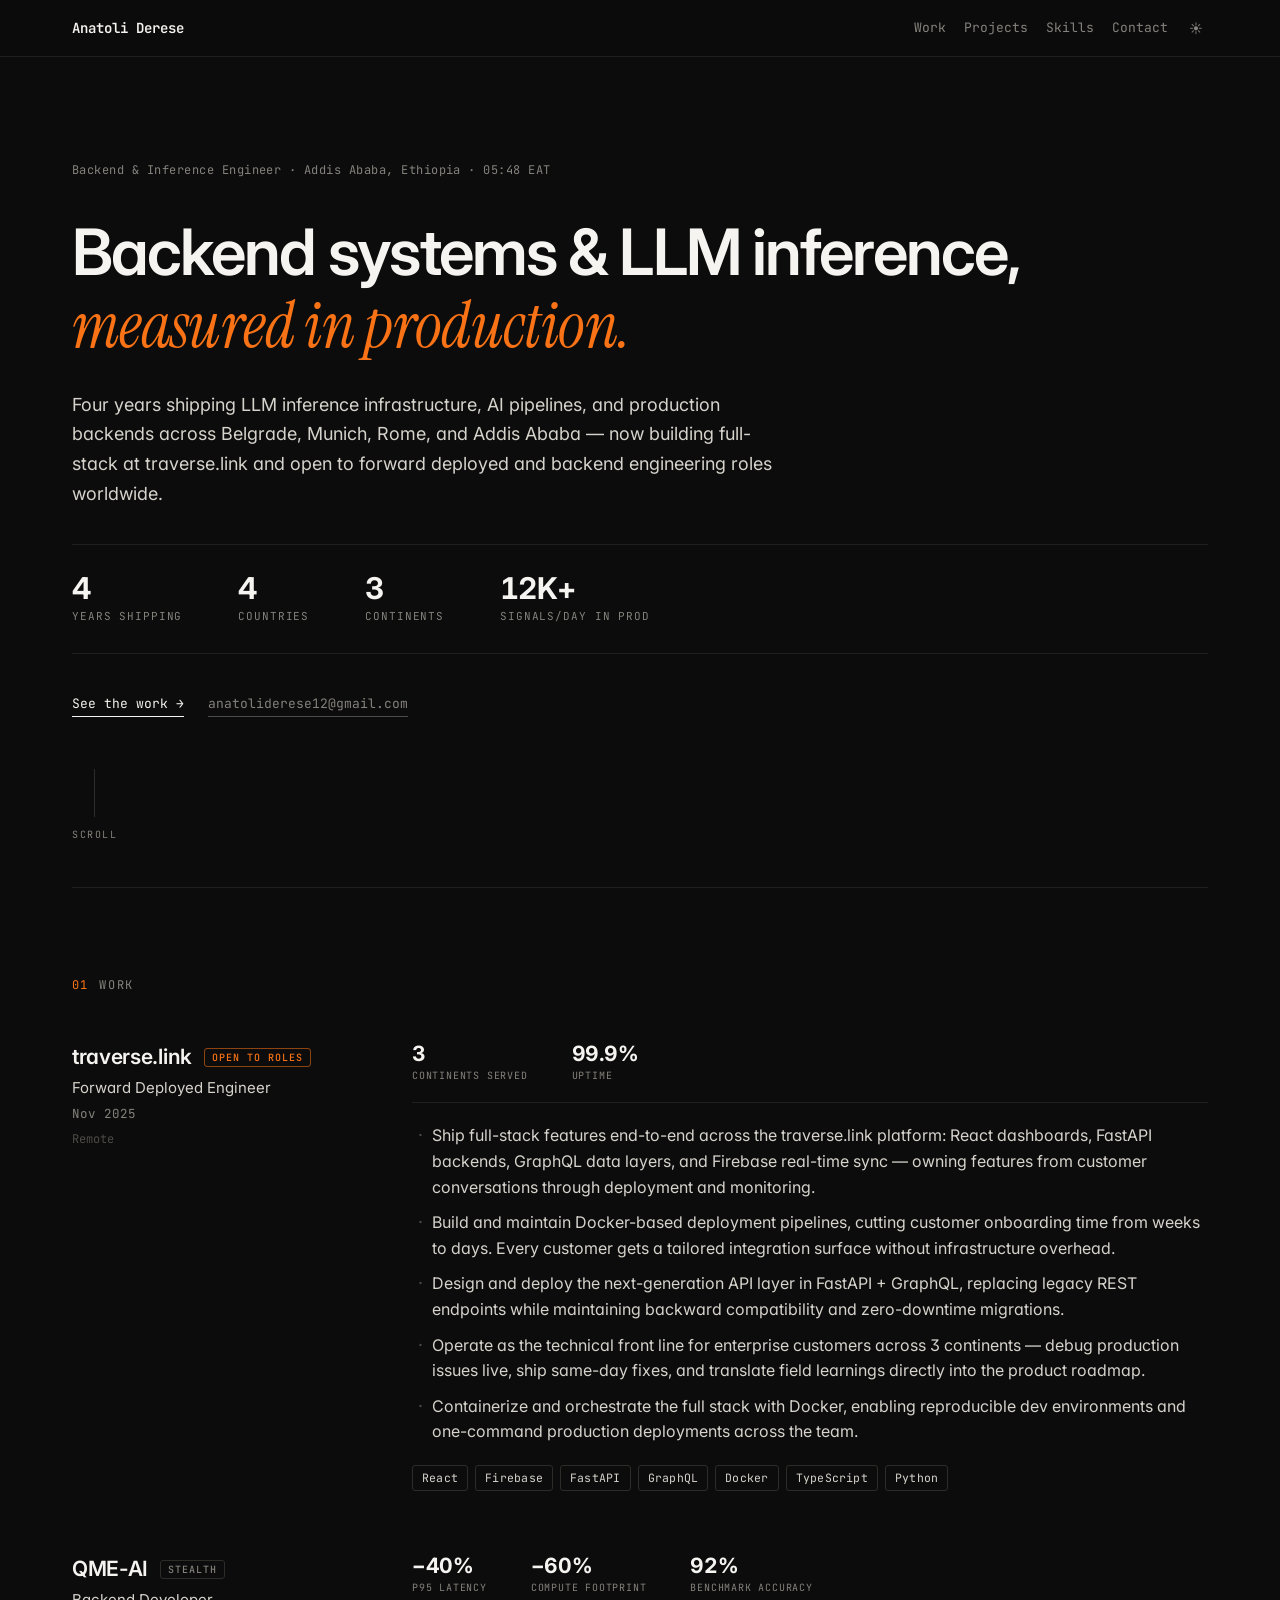
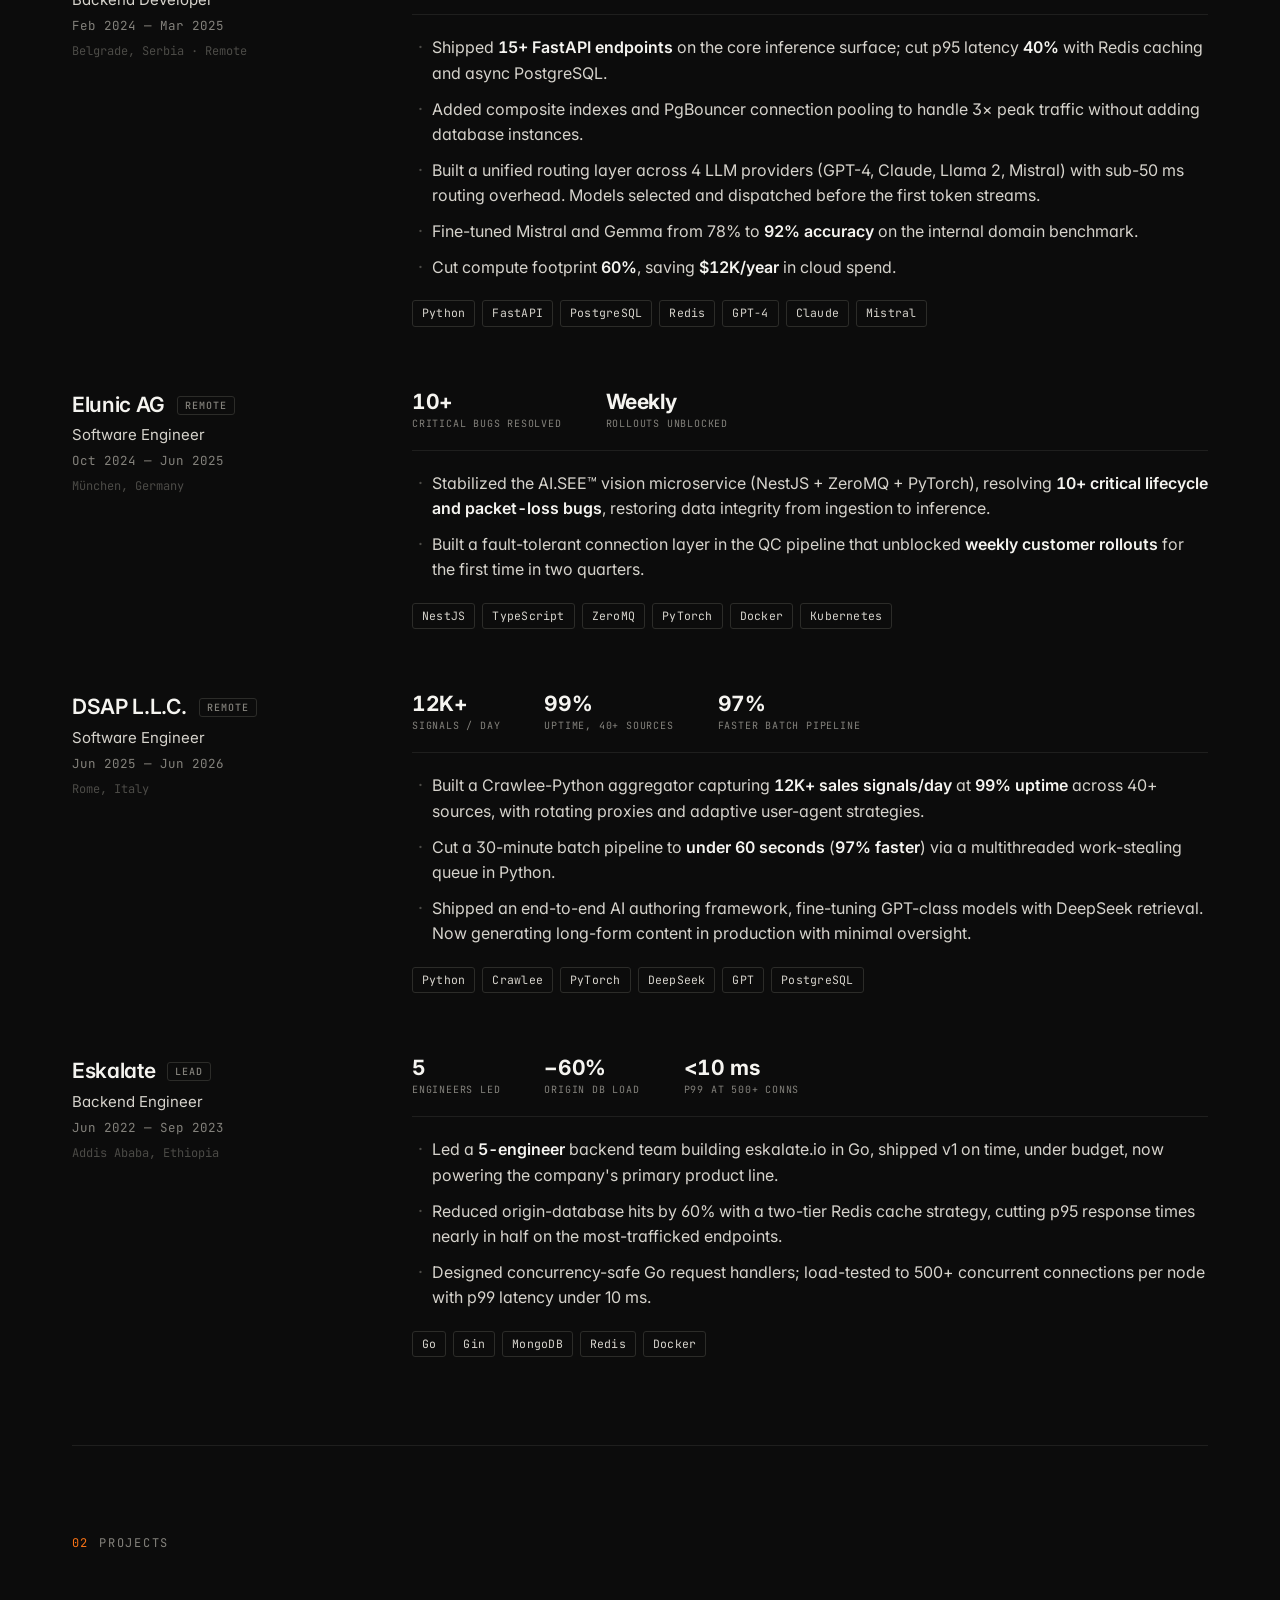
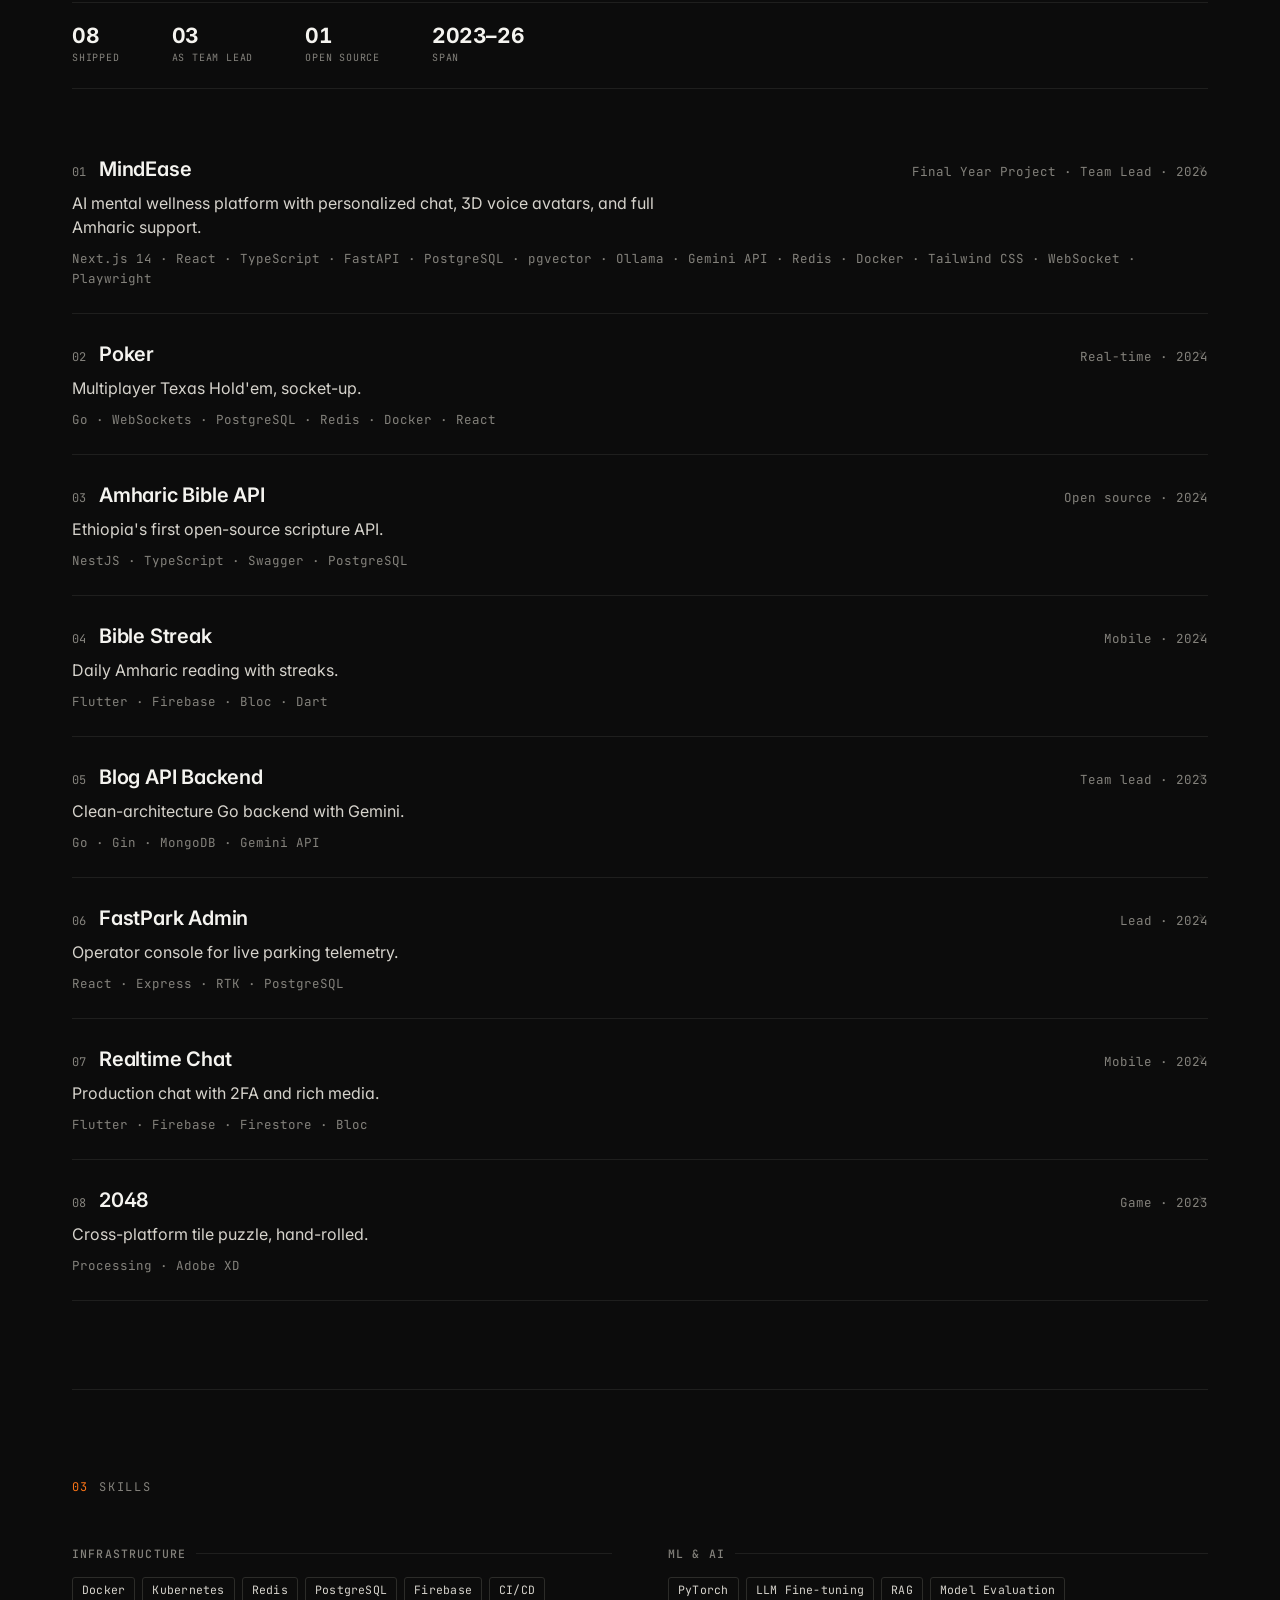
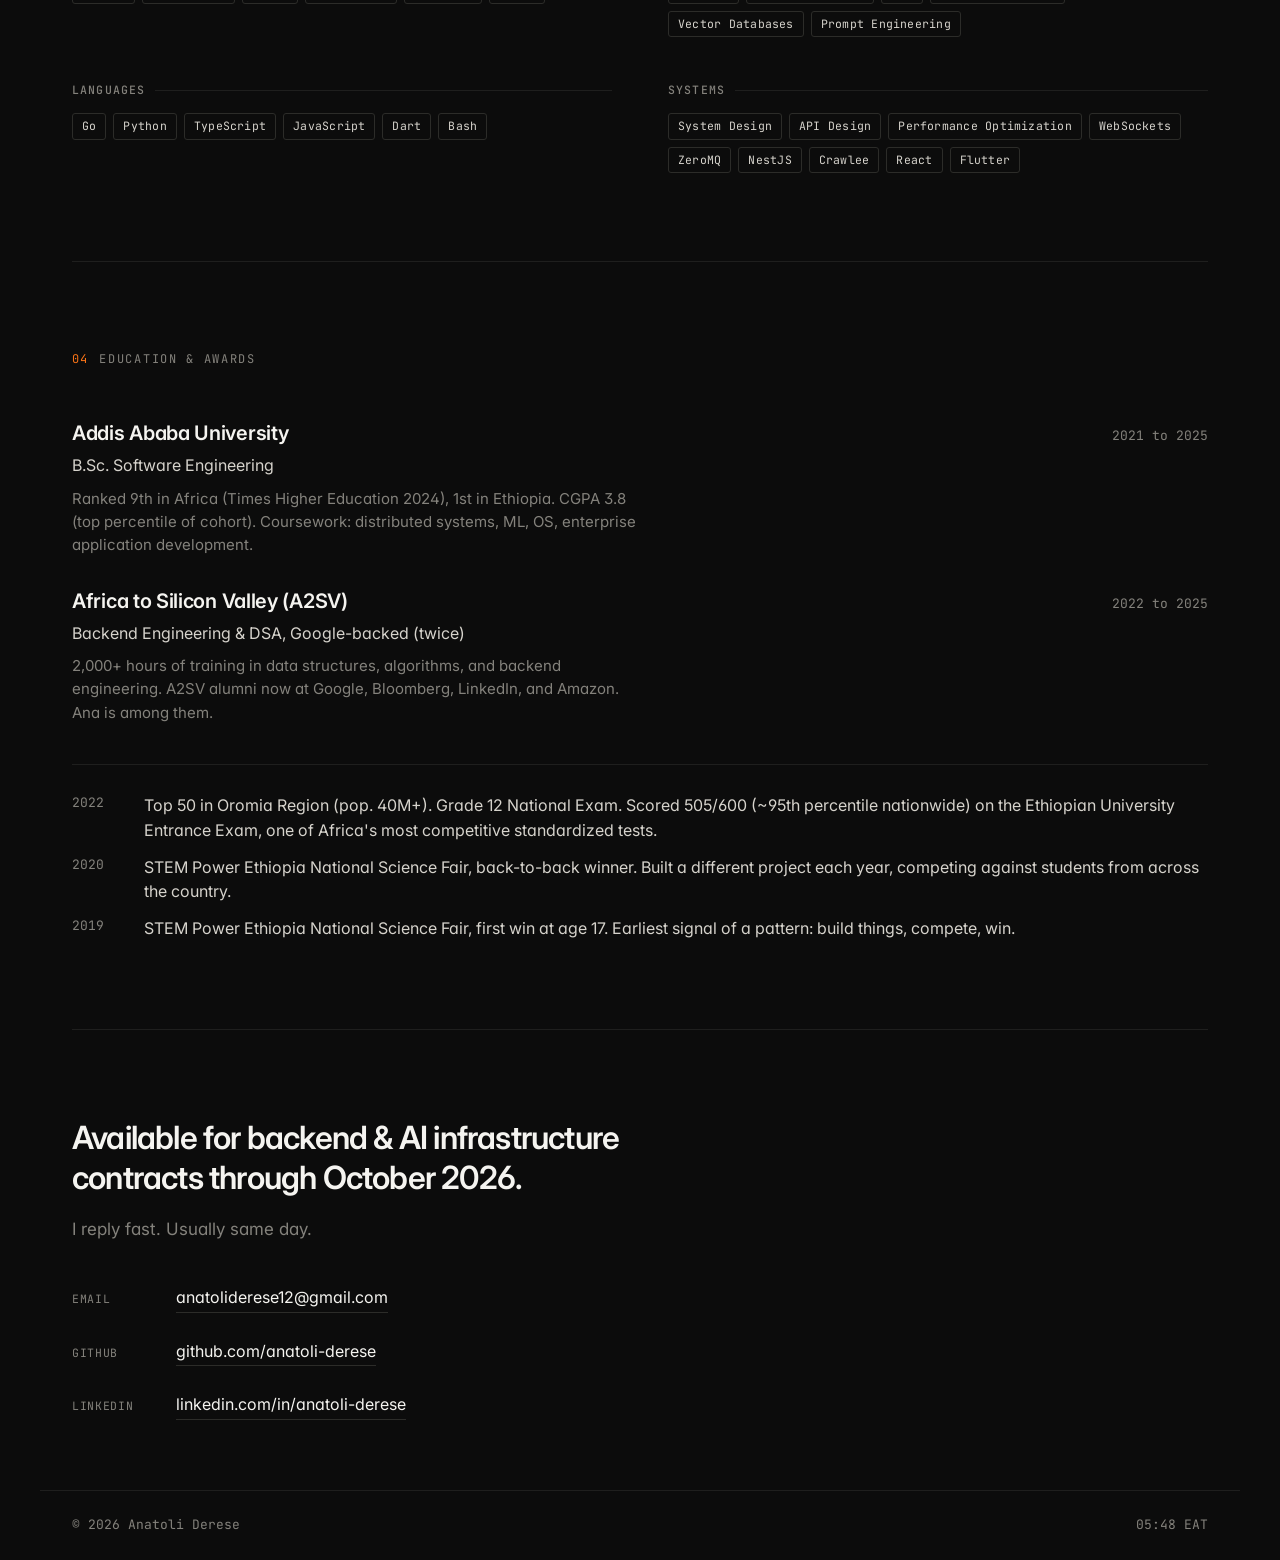
<file: index.html>
<!DOCTYPE html><html lang="en"><head><meta charSet="utf-8"/><meta name="viewport" content="width=device-width, initial-scale=1"/><link rel="stylesheet" href="/_next/static/css/0563a5d0ce8a871a.css" data-precedence="next"/><link rel="preload" as="script" fetchPriority="low" href="/_next/static/chunks/webpack-c8441f2d519541e3.js"/><script src="/_next/static/chunks/fd9d1056-87da80e0c187477b.js" async=""></script><script src="/_next/static/chunks/117-54ab7854be5ada76.js" async=""></script><script src="/_next/static/chunks/main-app-bf1cb6fe3cda2171.js" async=""></script><script src="/_next/static/chunks/app/page-e882005e2a65a68c.js" async=""></script><link rel="preconnect" href="https://fonts.googleapis.com"/><link rel="preconnect" href="https://fonts.gstatic.com" crossorigin="anonymous"/><title>Anatoli Derese — AI Software Engineer | LLM Inference &amp; Backend Systems</title><meta name="description" content="Anatoli Derese is an AI-focused software engineer specializing in LLM inference infrastructure, backend systems, and AI pipelines. Incoming Software Engineer at Bloomberg London (Nov 2026)."/><meta name="robots" content="index, follow"/><meta property="og:title" content="Anatoli Derese — AI Software Engineer"/><meta property="og:description" content="LLM inference infrastructure, backend systems, and AI pipelines. 4 years shipping across 3 continents. Incoming at Bloomberg London."/><meta property="og:site_name" content="Anatoli Derese"/><meta property="og:locale" content="en_US"/><meta property="og:type" content="website"/><meta name="twitter:card" content="summary"/><meta name="twitter:title" content="Anatoli Derese — AI Software Engineer"/><meta name="twitter:description" content="LLM inference, backend systems, AI pipelines. Incoming at Bloomberg London."/><link href="https://fonts.googleapis.com/css2?family=Instrument+Serif:ital@0;1&amp;family=Inter:wght@400;500;600;700&amp;family=JetBrains+Mono:wght@400;500&amp;display=swap" rel="stylesheet"/><script type="application/ld+json">{"@context":"https://schema.org","@type":"Person","name":"Anatoli Derese","jobTitle":"Software Engineer","url":"https://anatoli.me","sameAs":["https://github.com/anatoli-derese","https://linkedin.com/in/anatoli-derese"],"knowsAbout":["LLM Inference","Backend Systems","AI Pipelines","Machine Learning"],"alumniOf":"Addis Ababa University","worksFor":{"@type":"Organization","name":"Bloomberg"}}</script><script src="/_next/static/chunks/polyfills-42372ed130431b0a.js" noModule=""></script></head><body><nav class="nav"><div class="nav-inner"><a href="#top" class="nav-mark"><b>Anatoli Derese</b></a><div class="nav-right"><div class="nav-links"><a href="#work">Work</a><a href="#projects">Projects</a><a href="#skills">Skills</a><a href="#contact">Contact</a></div><button class="theme-toggle" aria-label="Toggle theme" title="Switch to light mode">☀</button><button class="nav-hamburger" aria-label="Toggle menu" aria-expanded="false"><span></span><span></span><span></span></button></div></div><div class="nav-mobile"><a href="#work">Work</a><a href="#projects">Projects</a><a href="#skills">Skills</a><a href="#contact">Contact</a></div></nav><main id="top" class="wrap"><section class="hero"><div class="hero-eyebrow"><span>Backend &amp; Inference Engineer · <!-- -->Addis Ababa, Ethiopia<!-- --> · </span></div><h1 class="hero-title">Backend systems &amp; LLM inference,<br/><em>measured in production.</em></h1><p class="hero-sub">Four years shipping LLM inference infrastructure, AI pipelines, and production backends across Belgrade, Munich, Rome, and Addis Ababa — now building full-stack at traverse.link and open to forward deployed and backend engineering roles worldwide.</p><div class="hero-stats"><div class="stat"><span class="stat-v">4</span><span class="stat-k">years shipping</span></div><div class="stat"><span class="stat-v">4</span><span class="stat-k">countries</span></div><div class="stat"><span class="stat-v">3</span><span class="stat-k">continents</span></div><div class="stat"><span class="stat-v">12K+</span><span class="stat-k">signals/day in prod</span></div></div><div class="hero-actions"><a class="link-inline" href="#work">See the work →</a><a class="link-inline muted" href="mailto:anatoliderese12@gmail.com">anatoliderese12@gmail.com</a></div><a class="hero-scroll" href="#work" aria-label="Scroll to experience"><span class="hero-scroll-line"></span><span class="hero-scroll-label">scroll</span></a></section><section class="section" id="work"><div class="section-label"><span class="num">01</span>Work</div><div class="exp-list"><div class="reveal" style="transition-delay:0ms"><article class="exp"><header class="exp-meta"><h3 class="exp-co">traverse.link<span class="chip chip-tag chip-accent">Open to roles</span></h3><div class="exp-role">Forward Deployed Engineer</div><div class="exp-when">Nov 2025</div><div class="exp-loc">Remote</div></header><div class="exp-body"><div class="impact-row"><div class="stat stat-sm"><span class="stat-v">3</span><span class="stat-k">continents served</span></div><div class="stat stat-sm"><span class="stat-v">99.9%</span><span class="stat-k">uptime</span></div></div><ul class="exp-bullets"><li>Ship full-stack features end-to-end across the traverse.link platform: React dashboards, FastAPI backends, GraphQL data layers, and Firebase real-time sync — owning features from customer conversations through deployment and monitoring.</li><li>Build and maintain Docker-based deployment pipelines, cutting customer onboarding time from weeks to days. Every customer gets a tailored integration surface without infrastructure overhead.</li><li>Design and deploy the next-generation API layer in FastAPI + GraphQL, replacing legacy REST endpoints while maintaining backward compatibility and zero-downtime migrations.</li><li>Operate as the technical front line for enterprise customers across 3 continents — debug production issues live, ship same-day fixes, and translate field learnings directly into the product roadmap.</li><li>Containerize and orchestrate the full stack with Docker, enabling reproducible dev environments and one-command production deployments across the team.</li></ul><div class="chips"><span class="chip">React</span><span class="chip">Firebase</span><span class="chip">FastAPI</span><span class="chip">GraphQL</span><span class="chip">Docker</span><span class="chip">TypeScript</span><span class="chip">Python</span></div></div></article></div><div class="reveal" style="transition-delay:40ms"><article class="exp"><header class="exp-meta"><h3 class="exp-co">QME-AI<span class="chip chip-tag">Stealth</span></h3><div class="exp-role">Backend Developer</div><div class="exp-when">Feb 2024 — Mar 2025</div><div class="exp-loc">Belgrade, Serbia · Remote</div></header><div class="exp-body"><div class="impact-row"><div class="stat stat-sm"><span class="stat-v">−40%</span><span class="stat-k">p95 latency</span></div><div class="stat stat-sm"><span class="stat-v">−60%</span><span class="stat-k">compute footprint</span></div><div class="stat stat-sm"><span class="stat-v">92%</span><span class="stat-k">benchmark accuracy</span></div></div><ul class="exp-bullets"><li>Shipped <b>15+ FastAPI endpoints</b> on the core inference surface; cut p95 latency <b>40%</b> with Redis caching and async PostgreSQL.</li><li>Added composite indexes and PgBouncer connection pooling to handle 3× peak traffic without adding database instances.</li><li>Built a unified routing layer across 4 LLM providers (GPT-4, Claude, Llama 2, Mistral) with sub-50 ms routing overhead. Models selected and dispatched before the first token streams.</li><li>Fine-tuned Mistral and Gemma from 78% to <b>92% accuracy</b> on the internal domain benchmark.</li><li>Cut compute footprint <b>60%</b>, saving <b>$12K/year</b> in cloud spend.</li></ul><div class="chips"><span class="chip">Python</span><span class="chip">FastAPI</span><span class="chip">PostgreSQL</span><span class="chip">Redis</span><span class="chip">GPT-4</span><span class="chip">Claude</span><span class="chip">Mistral</span></div></div></article></div><div class="reveal" style="transition-delay:80ms"><article class="exp"><header class="exp-meta"><h3 class="exp-co">Elunic AG<span class="chip chip-tag">Remote</span></h3><div class="exp-role">Software Engineer</div><div class="exp-when">Oct 2024 — Jun 2025</div><div class="exp-loc">München, Germany</div></header><div class="exp-body"><div class="impact-row"><div class="stat stat-sm"><span class="stat-v">10+</span><span class="stat-k">critical bugs resolved</span></div><div class="stat stat-sm"><span class="stat-v">Weekly</span><span class="stat-k">rollouts unblocked</span></div></div><ul class="exp-bullets"><li>Stabilized the AI.SEE™ vision microservice (NestJS + ZeroMQ + PyTorch), resolving <b>10+ critical lifecycle and packet-loss bugs</b>, restoring data integrity from ingestion to inference.</li><li>Built a fault-tolerant connection layer in the QC pipeline that unblocked <b>weekly customer rollouts</b> for the first time in two quarters.</li></ul><div class="chips"><span class="chip">NestJS</span><span class="chip">TypeScript</span><span class="chip">ZeroMQ</span><span class="chip">PyTorch</span><span class="chip">Docker</span><span class="chip">Kubernetes</span></div></div></article></div><div class="reveal" style="transition-delay:120ms"><article class="exp"><header class="exp-meta"><h3 class="exp-co">DSAP L.L.C.<span class="chip chip-tag">Remote</span></h3><div class="exp-role">Software Engineer</div><div class="exp-when">Jun 2025 — Jun 2026</div><div class="exp-loc">Rome, Italy</div></header><div class="exp-body"><div class="impact-row"><div class="stat stat-sm"><span class="stat-v">12K+</span><span class="stat-k">signals / day</span></div><div class="stat stat-sm"><span class="stat-v">99%</span><span class="stat-k">uptime, 40+ sources</span></div><div class="stat stat-sm"><span class="stat-v">97%</span><span class="stat-k">faster batch pipeline</span></div></div><ul class="exp-bullets"><li>Built a Crawlee-Python aggregator capturing <b>12K+ sales signals/day</b> at <b>99% uptime</b> across 40+ sources, with rotating proxies and adaptive user-agent strategies.</li><li>Cut a 30-minute batch pipeline to <b>under 60 seconds</b> (<b>97% faster</b>) via a multithreaded work-stealing queue in Python.</li><li>Shipped an end-to-end AI authoring framework, fine-tuning GPT-class models with DeepSeek retrieval. Now generating long-form content in production with minimal oversight.</li></ul><div class="chips"><span class="chip">Python</span><span class="chip">Crawlee</span><span class="chip">PyTorch</span><span class="chip">DeepSeek</span><span class="chip">GPT</span><span class="chip">PostgreSQL</span></div></div></article></div><div class="reveal" style="transition-delay:160ms"><article class="exp"><header class="exp-meta"><h3 class="exp-co">Eskalate<span class="chip chip-tag">Lead</span></h3><div class="exp-role">Backend Engineer</div><div class="exp-when">Jun 2022 — Sep 2023</div><div class="exp-loc">Addis Ababa, Ethiopia</div></header><div class="exp-body"><div class="impact-row"><div class="stat stat-sm"><span class="stat-v">5</span><span class="stat-k">engineers led</span></div><div class="stat stat-sm"><span class="stat-v">−60%</span><span class="stat-k">origin DB load</span></div><div class="stat stat-sm"><span class="stat-v">&lt;10 ms</span><span class="stat-k">p99 at 500+ conns</span></div></div><ul class="exp-bullets"><li>Led a <b>5-engineer</b> backend team building eskalate.io in Go, shipped v1 on time, under budget, now powering the company's primary product line.</li><li>Reduced origin-database hits by 60% with a two-tier Redis cache strategy, cutting p95 response times nearly in half on the most-trafficked endpoints.</li><li>Designed concurrency-safe Go request handlers; load-tested to 500+ concurrent connections per node with p99 latency under 10 ms.</li></ul><div class="chips"><span class="chip">Go</span><span class="chip">Gin</span><span class="chip">MongoDB</span><span class="chip">Redis</span><span class="chip">Docker</span></div></div></article></div></div></section><section class="section" id="projects"><div class="section-label"><span class="num">02</span>Projects</div><div class="reveal" style="transition-delay:0ms"><div class="proj-meta-bar"><div class="stat stat-sm"><span class="stat-v">08</span><span class="stat-k">shipped</span></div><div class="stat stat-sm"><span class="stat-v">03</span><span class="stat-k">as team lead</span></div><div class="stat stat-sm"><span class="stat-v">01</span><span class="stat-k">open source</span></div><div class="stat stat-sm"><span class="stat-v">2023<!-- -->–<!-- -->26</span><span class="stat-k">span</span></div></div><div class="proj-list"><article class="proj" tabindex="0" role="button" aria-label="Open MindEase"><div class="proj-head"><h3 class="proj-name"><span class="num">01</span>MindEase</h3><span class="proj-year">Final Year Project · Team Lead<!-- --> · <!-- -->2026</span></div><div class="proj-tagline">AI mental wellness platform with personalized chat, 3D voice avatars, and full Amharic support.</div><div class="proj-stack">Next.js 14 · React · TypeScript · FastAPI · PostgreSQL · pgvector · Ollama · Gemini API · Redis · Docker · Tailwind CSS · WebSocket · Playwright</div><span class="proj-arrow">→</span></article><article class="proj" tabindex="0" role="button" aria-label="Open Poker"><div class="proj-head"><h3 class="proj-name"><span class="num">02</span>Poker</h3><span class="proj-year">Real-time<!-- --> · <!-- -->2024</span></div><div class="proj-tagline">Multiplayer Texas Hold&#x27;em, socket-up.</div><div class="proj-stack">Go · WebSockets · PostgreSQL · Redis · Docker · React</div><span class="proj-arrow">→</span></article><article class="proj" tabindex="0" role="button" aria-label="Open Amharic Bible API"><div class="proj-head"><h3 class="proj-name"><span class="num">03</span>Amharic Bible API</h3><span class="proj-year">Open source<!-- --> · <!-- -->2024</span></div><div class="proj-tagline">Ethiopia&#x27;s first open-source scripture API.</div><div class="proj-stack">NestJS · TypeScript · Swagger · PostgreSQL</div><span class="proj-arrow">→</span></article><article class="proj" tabindex="0" role="button" aria-label="Open Bible Streak"><div class="proj-head"><h3 class="proj-name"><span class="num">04</span>Bible Streak</h3><span class="proj-year">Mobile<!-- --> · <!-- -->2024</span></div><div class="proj-tagline">Daily Amharic reading with streaks.</div><div class="proj-stack">Flutter · Firebase · Bloc · Dart</div><span class="proj-arrow">→</span></article><article class="proj" tabindex="0" role="button" aria-label="Open Blog API Backend"><div class="proj-head"><h3 class="proj-name"><span class="num">05</span>Blog API Backend</h3><span class="proj-year">Team lead<!-- --> · <!-- -->2023</span></div><div class="proj-tagline">Clean-architecture Go backend with Gemini.</div><div class="proj-stack">Go · Gin · MongoDB · Gemini API</div><span class="proj-arrow">→</span></article><article class="proj" tabindex="0" role="button" aria-label="Open FastPark Admin"><div class="proj-head"><h3 class="proj-name"><span class="num">06</span>FastPark Admin</h3><span class="proj-year">Lead<!-- --> · <!-- -->2024</span></div><div class="proj-tagline">Operator console for live parking telemetry.</div><div class="proj-stack">React · Express · RTK · PostgreSQL</div><span class="proj-arrow">→</span></article><article class="proj" tabindex="0" role="button" aria-label="Open Realtime Chat"><div class="proj-head"><h3 class="proj-name"><span class="num">07</span>Realtime Chat</h3><span class="proj-year">Mobile<!-- --> · <!-- -->2024</span></div><div class="proj-tagline">Production chat with 2FA and rich media.</div><div class="proj-stack">Flutter · Firebase · Firestore · Bloc</div><span class="proj-arrow">→</span></article><article class="proj" tabindex="0" role="button" aria-label="Open 2048"><div class="proj-head"><h3 class="proj-name"><span class="num">08</span>2048</h3><span class="proj-year">Game<!-- --> · <!-- -->2023</span></div><div class="proj-tagline">Cross-platform tile puzzle, hand-rolled.</div><div class="proj-stack">Processing · Adobe XD</div><span class="proj-arrow">→</span></article></div></div></section><section class="section" id="skills"><div class="section-label"><span class="num">03</span>Skills</div><div class="reveal" style="transition-delay:0ms"><div class="skills-grid"><div class="skill-block"><h4>Infrastructure</h4><div class="chips"><span class="chip">Docker</span><span class="chip">Kubernetes</span><span class="chip">Redis</span><span class="chip">PostgreSQL</span><span class="chip">Firebase</span><span class="chip">CI/CD</span></div></div><div class="skill-block"><h4>ML &amp; AI</h4><div class="chips"><span class="chip">PyTorch</span><span class="chip">LLM Fine-tuning</span><span class="chip">RAG</span><span class="chip">Model Evaluation</span><span class="chip">Vector Databases</span><span class="chip">Prompt Engineering</span></div></div><div class="skill-block"><h4>Languages</h4><div class="chips"><span class="chip">Go</span><span class="chip">Python</span><span class="chip">TypeScript</span><span class="chip">JavaScript</span><span class="chip">Dart</span><span class="chip">Bash</span></div></div><div class="skill-block"><h4>Systems</h4><div class="chips"><span class="chip">System Design</span><span class="chip">API Design</span><span class="chip">Performance Optimization</span><span class="chip">WebSockets</span><span class="chip">ZeroMQ</span><span class="chip">NestJS</span><span class="chip">Crawlee</span><span class="chip">React</span><span class="chip">Flutter</span></div></div></div></div></section><section class="section" id="education"><div class="section-label"><span class="num">04</span>Education &amp; awards</div><div class="reveal" style="transition-delay:0ms"><div class="edu-list"><div class="edu"><div class="edu-head"><h3 class="edu-school">Addis Ababa University</h3><span class="edu-when">2021<!-- --> to <!-- -->2025</span></div><div class="edu-degree">B.Sc. Software Engineering</div><div class="edu-note">Ranked 9th in Africa (Times Higher Education 2024), 1st in Ethiopia. CGPA 3.8 (top percentile of cohort). Coursework: distributed systems, ML, OS, enterprise application development.</div></div><div class="edu"><div class="edu-head"><h3 class="edu-school">Africa to Silicon Valley (A2SV)</h3><span class="edu-when">2022<!-- --> to <!-- -->2025</span></div><div class="edu-degree">Backend Engineering &amp; DSA, Google-backed (twice)</div><div class="edu-note">2,000+ hours of training in data structures, algorithms, and backend engineering. A2SV alumni now at Google, Bloomberg, LinkedIn, and Amazon. Ana is among them.</div></div></div><div class="awards"><div class="award"><span class="award-year">2022</span><span>Top 50 in Oromia Region (pop. 40M+). Grade 12 National Exam. Scored 505/600 (~95th percentile nationwide) on the Ethiopian University Entrance Exam, one of Africa&#x27;s most competitive standardized tests.</span></div><div class="award"><span class="award-year">2020</span><span>STEM Power Ethiopia National Science Fair, back-to-back winner. Built a different project each year, competing against students from across the country.</span></div><div class="award"><span class="award-year">2019</span><span>STEM Power Ethiopia National Science Fair, first win at age 17. Earliest signal of a pattern: build things, compete, win.</span></div></div></div></section><section class="contact" id="contact"><div class="reveal" style="transition-delay:0ms"><h2>Available for backend &amp; AI infrastructure contracts through October 2026.</h2><p class="contact-sub">I reply fast. Usually same day.</p><div class="contact-links"><a class="contact-link" href="mailto:anatoliderese12@gmail.com"><span class="k">Email</span><span class="v">anatoliderese12@gmail.com</span></a><a class="contact-link" href="https://github.com/anatoli-derese" target="_blank" rel="noreferrer"><span class="k">GitHub</span><span class="v">github.com/anatoli-derese</span></a><a class="contact-link" href="https://linkedin.com/in/anatoli-derese" target="_blank" rel="noreferrer"><span class="k">LinkedIn</span><span class="v">linkedin.com/in/anatoli-derese</span></a></div></div></section></main><footer class="footer"><div>© 2026 Anatoli Derese</div><div></div></footer><script src="/_next/static/chunks/webpack-c8441f2d519541e3.js" async=""></script><script>(self.__next_f=self.__next_f||[]).push([0]);self.__next_f.push([2,null])</script><script>self.__next_f.push([1,"1:HL[\"/_next/static/css/0563a5d0ce8a871a.css\",\"style\"]\n"])</script><script>self.__next_f.push([1,"2:I[2846,[],\"\"]\n4:I[4128,[\"931\",\"static/chunks/app/page-e882005e2a65a68c.js\"],\"default\"]\n5:I[6458,[\"931\",\"static/chunks/app/page-e882005e2a65a68c.js\"],\"default\"]\n6:I[8858,[\"931\",\"static/chunks/app/page-e882005e2a65a68c.js\"],\"default\"]\n7:I[6561,[\"931\",\"static/chunks/app/page-e882005e2a65a68c.js\"],\"default\"]\n8:I[3034,[\"931\",\"static/chunks/app/page-e882005e2a65a68c.js\"],\"default\"]\n9:I[4707,[],\"\"]\na:I[6423,[],\"\"]\nc:I[1060,[],\"\"]\nd:[]\n"])</script><script>self.__next_f.push([1,"0:[\"$\",\"$L2\",null,{\"buildId\":\"PYtmS_Xor7E0KgcFDh4xl\",\"assetPrefix\":\"\",\"urlParts\":[\"\",\"\"],\"initialTree\":[\"\",{\"children\":[\"__PAGE__\",{}]},\"$undefined\",\"$undefined\",true],\"initialSeedData\":[\"\",{\"children\":[\"__PAGE__\",{},[[\"$L3\",[[\"$\",\"$L4\",null,{}],[\"$\",\"main\",null,{\"id\":\"top\",\"className\":\"wrap\",\"children\":[[\"$\",\"section\",null,{\"className\":\"hero\",\"children\":[[\"$\",\"div\",null,{\"className\":\"hero-eyebrow\",\"children\":[\"$\",\"span\",null,{\"children\":[\"Backend \u0026 Inference Engineer · \",\"Addis Ababa, Ethiopia\",\" · \",[\"$\",\"$L5\",null,{}]]}]}],[\"$\",\"h1\",null,{\"className\":\"hero-title\",\"children\":[\"Backend systems \u0026 LLM inference,\",[\"$\",\"br\",null,{}],[\"$\",\"em\",null,{\"children\":\"measured in production.\"}]]}],[\"$\",\"p\",null,{\"className\":\"hero-sub\",\"children\":\"Four years shipping LLM inference infrastructure, AI pipelines, and production backends across Belgrade, Munich, Rome, and Addis Ababa — now building full-stack at traverse.link and open to forward deployed and backend engineering roles worldwide.\"}],[\"$\",\"div\",null,{\"className\":\"hero-stats\",\"children\":[[\"$\",\"div\",\"years shipping\",{\"className\":\"stat\",\"children\":[[\"$\",\"span\",null,{\"className\":\"stat-v\",\"children\":\"4\"}],[\"$\",\"span\",null,{\"className\":\"stat-k\",\"children\":\"years shipping\"}]]}],[\"$\",\"div\",\"countries\",{\"className\":\"stat\",\"children\":[[\"$\",\"span\",null,{\"className\":\"stat-v\",\"children\":\"4\"}],[\"$\",\"span\",null,{\"className\":\"stat-k\",\"children\":\"countries\"}]]}],[\"$\",\"div\",\"continents\",{\"className\":\"stat\",\"children\":[[\"$\",\"span\",null,{\"className\":\"stat-v\",\"children\":\"3\"}],[\"$\",\"span\",null,{\"className\":\"stat-k\",\"children\":\"continents\"}]]}],[\"$\",\"div\",\"signals/day in prod\",{\"className\":\"stat\",\"children\":[[\"$\",\"span\",null,{\"className\":\"stat-v\",\"children\":\"12K+\"}],[\"$\",\"span\",null,{\"className\":\"stat-k\",\"children\":\"signals/day in prod\"}]]}]]}],[\"$\",\"div\",null,{\"className\":\"hero-actions\",\"children\":[[\"$\",\"a\",null,{\"className\":\"link-inline\",\"href\":\"#work\",\"children\":\"See the work →\"}],[\"$\",\"a\",null,{\"className\":\"link-inline muted\",\"href\":\"mailto:anatoliderese12@gmail.com\",\"children\":\"anatoliderese12@gmail.com\"}]]}],[\"$\",\"a\",null,{\"className\":\"hero-scroll\",\"href\":\"#work\",\"aria-label\":\"Scroll to experience\",\"children\":[[\"$\",\"span\",null,{\"className\":\"hero-scroll-line\"}],[\"$\",\"span\",null,{\"className\":\"hero-scroll-label\",\"children\":\"scroll\"}]]}]]}],[\"$\",\"section\",null,{\"className\":\"section\",\"id\":\"work\",\"children\":[[\"$\",\"div\",null,{\"className\":\"section-label\",\"children\":[[\"$\",\"span\",null,{\"className\":\"num\",\"children\":\"01\"}],\"Work\"]}],[\"$\",\"div\",null,{\"className\":\"exp-list\",\"children\":[[\"$\",\"$L6\",\"0\",{\"delay\":0,\"children\":[\"$\",\"article\",null,{\"className\":\"exp\",\"children\":[[\"$\",\"header\",null,{\"className\":\"exp-meta\",\"children\":[[\"$\",\"h3\",null,{\"className\":\"exp-co\",\"children\":[\"traverse.link\",[\"$\",\"span\",null,{\"className\":\"chip chip-tag chip-accent\",\"children\":\"Open to roles\"}]]}],[\"$\",\"div\",null,{\"className\":\"exp-role\",\"children\":\"Forward Deployed Engineer\"}],[\"$\",\"div\",null,{\"className\":\"exp-when\",\"children\":\"Nov 2025\"}],[\"$\",\"div\",null,{\"className\":\"exp-loc\",\"children\":\"Remote\"}]]}],[\"$\",\"div\",null,{\"className\":\"exp-body\",\"children\":[[\"$\",\"div\",null,{\"className\":\"impact-row\",\"children\":[[\"$\",\"div\",\"0\",{\"className\":\"stat stat-sm\",\"children\":[[\"$\",\"span\",null,{\"className\":\"stat-v\",\"children\":\"3\"}],[\"$\",\"span\",null,{\"className\":\"stat-k\",\"children\":\"continents served\"}]]}],[\"$\",\"div\",\"1\",{\"className\":\"stat stat-sm\",\"children\":[[\"$\",\"span\",null,{\"className\":\"stat-v\",\"children\":\"99.9%\"}],[\"$\",\"span\",null,{\"className\":\"stat-k\",\"children\":\"uptime\"}]]}]]}],[\"$\",\"ul\",null,{\"className\":\"exp-bullets\",\"children\":[[\"$\",\"li\",\"0\",{\"dangerouslySetInnerHTML\":{\"__html\":\"Ship full-stack features end-to-end across the traverse.link platform: React dashboards, FastAPI backends, GraphQL data layers, and Firebase real-time sync — owning features from customer conversations through deployment and monitoring.\"}}],[\"$\",\"li\",\"1\",{\"dangerouslySetInnerHTML\":{\"__html\":\"Build and maintain Docker-based deployment pipelines, cutting customer onboarding time from weeks to days. Every customer gets a tailored integration surface without infrastructure overhead.\"}}],[\"$\",\"li\",\"2\",{\"dangerouslySetInnerHTML\":{\"__html\":\"Design and deploy the next-generation API layer in FastAPI + GraphQL, replacing legacy REST endpoints while maintaining backward compatibility and zero-downtime migrations.\"}}],[\"$\",\"li\",\"3\",{\"dangerouslySetInnerHTML\":{\"__html\":\"Operate as the technical front line for enterprise customers across 3 continents — debug production issues live, ship same-day fixes, and translate field learnings directly into the product roadmap.\"}}],[\"$\",\"li\",\"4\",{\"dangerouslySetInnerHTML\":{\"__html\":\"Containerize and orchestrate the full stack with Docker, enabling reproducible dev environments and one-command production deployments across the team.\"}}]]}],[\"$\",\"div\",null,{\"className\":\"chips\",\"children\":[[\"$\",\"span\",\"React\",{\"className\":\"chip\",\"children\":\"React\"}],[\"$\",\"span\",\"Firebase\",{\"className\":\"chip\",\"children\":\"Firebase\"}],[\"$\",\"span\",\"FastAPI\",{\"className\":\"chip\",\"children\":\"FastAPI\"}],[\"$\",\"span\",\"GraphQL\",{\"className\":\"chip\",\"children\":\"GraphQL\"}],[\"$\",\"span\",\"Docker\",{\"className\":\"chip\",\"children\":\"Docker\"}],[\"$\",\"span\",\"TypeScript\",{\"className\":\"chip\",\"children\":\"TypeScript\"}],[\"$\",\"span\",\"Python\",{\"className\":\"chip\",\"children\":\"Python\"}]]}]]}]]}]}],[\"$\",\"$L6\",\"1\",{\"delay\":40,\"children\":[\"$\",\"article\",null,{\"className\":\"exp\",\"children\":[[\"$\",\"header\",null,{\"className\":\"exp-meta\",\"children\":[[\"$\",\"h3\",null,{\"className\":\"exp-co\",\"children\":[\"QME-AI\",[\"$\",\"span\",null,{\"className\":\"chip chip-tag\",\"children\":\"Stealth\"}]]}],[\"$\",\"div\",null,{\"className\":\"exp-role\",\"children\":\"Backend Developer\"}],[\"$\",\"div\",null,{\"className\":\"exp-when\",\"children\":\"Feb 2024 — Mar 2025\"}],[\"$\",\"div\",null,{\"className\":\"exp-loc\",\"children\":\"Belgrade, Serbia · Remote\"}]]}],[\"$\",\"div\",null,{\"className\":\"exp-body\",\"children\":[[\"$\",\"div\",null,{\"className\":\"impact-row\",\"children\":[[\"$\",\"div\",\"0\",{\"className\":\"stat stat-sm\",\"children\":[[\"$\",\"span\",null,{\"className\":\"stat-v\",\"children\":\"−40%\"}],[\"$\",\"span\",null,{\"className\":\"stat-k\",\"children\":\"p95 latency\"}]]}],[\"$\",\"div\",\"1\",{\"className\":\"stat stat-sm\",\"children\":[[\"$\",\"span\",null,{\"className\":\"stat-v\",\"children\":\"−60%\"}],[\"$\",\"span\",null,{\"className\":\"stat-k\",\"children\":\"compute footprint\"}]]}],[\"$\",\"div\",\"2\",{\"className\":\"stat stat-sm\",\"children\":[[\"$\",\"span\",null,{\"className\":\"stat-v\",\"children\":\"92%\"}],[\"$\",\"span\",null,{\"className\":\"stat-k\",\"children\":\"benchmark accuracy\"}]]}]]}],[\"$\",\"ul\",null,{\"className\":\"exp-bullets\",\"children\":[[\"$\",\"li\",\"0\",{\"dangerouslySetInnerHTML\":{\"__html\":\"Shipped \u003cb\u003e15+ FastAPI endpoints\u003c/b\u003e on the core inference surface; cut p95 latency \u003cb\u003e40%\u003c/b\u003e with Redis caching and async PostgreSQL.\"}}],[\"$\",\"li\",\"1\",{\"dangerouslySetInnerHTML\":{\"__html\":\"Added composite indexes and PgBouncer connection pooling to handle 3× peak traffic without adding database instances.\"}}],[\"$\",\"li\",\"2\",{\"dangerouslySetInnerHTML\":{\"__html\":\"Built a unified routing layer across 4 LLM providers (GPT-4, Claude, Llama 2, Mistral) with sub-50 ms routing overhead. Models selected and dispatched before the first token streams.\"}}],[\"$\",\"li\",\"3\",{\"dangerouslySetInnerHTML\":{\"__html\":\"Fine-tuned Mistral and Gemma from 78% to \u003cb\u003e92% accuracy\u003c/b\u003e on the internal domain benchmark.\"}}],[\"$\",\"li\",\"4\",{\"dangerouslySetInnerHTML\":{\"__html\":\"Cut compute footprint \u003cb\u003e60%\u003c/b\u003e, saving \u003cb\u003e$12K/year\u003c/b\u003e in cloud spend.\"}}]]}],[\"$\",\"div\",null,{\"className\":\"chips\",\"children\":[[\"$\",\"span\",\"Python\",{\"className\":\"chip\",\"children\":\"Python\"}],[\"$\",\"span\",\"FastAPI\",{\"className\":\"chip\",\"children\":\"FastAPI\"}],[\"$\",\"span\",\"PostgreSQL\",{\"className\":\"chip\",\"children\":\"PostgreSQL\"}],[\"$\",\"span\",\"Redis\",{\"className\":\"chip\",\"children\":\"Redis\"}],[\"$\",\"span\",\"GPT-4\",{\"className\":\"chip\",\"children\":\"GPT-4\"}],[\"$\",\"span\",\"Claude\",{\"className\":\"chip\",\"children\":\"Claude\"}],[\"$\",\"span\",\"Mistral\",{\"className\":\"chip\",\"children\":\"Mistral\"}]]}]]}]]}]}],[\"$\",\"$L6\",\"2\",{\"delay\":80,\"children\":[\"$\",\"article\",null,{\"className\":\"exp\",\"children\":[[\"$\",\"header\",null,{\"className\":\"exp-meta\",\"children\":[[\"$\",\"h3\",null,{\"className\":\"exp-co\",\"children\":[\"Elunic AG\",[\"$\",\"span\",null,{\"className\":\"chip chip-tag\",\"children\":\"Remote\"}]]}],[\"$\",\"div\",null,{\"className\":\"exp-role\",\"children\":\"Software Engineer\"}],[\"$\",\"div\",null,{\"className\":\"exp-when\",\"children\":\"Oct 2024 — Jun 2025\"}],[\"$\",\"div\",null,{\"className\":\"exp-loc\",\"children\":\"München, Germany\"}]]}],[\"$\",\"div\",null,{\"className\":\"exp-body\",\"children\":[[\"$\",\"div\",null,{\"className\":\"impact-row\",\"children\":[[\"$\",\"div\",\"0\",{\"className\":\"stat stat-sm\",\"children\":[[\"$\",\"span\",null,{\"className\":\"stat-v\",\"children\":\"10+\"}],[\"$\",\"span\",null,{\"className\":\"stat-k\",\"children\":\"critical bugs resolved\"}]]}],[\"$\",\"div\",\"1\",{\"className\":\"stat stat-sm\",\"children\":[[\"$\",\"span\",null,{\"className\":\"stat-v\",\"children\":\"Weekly\"}],[\"$\",\"span\",null,{\"className\":\"stat-k\",\"children\":\"rollouts unblocked\"}]]}]]}],[\"$\",\"ul\",null,{\"className\":\"exp-bullets\",\"children\":[[\"$\",\"li\",\"0\",{\"dangerouslySetInnerHTML\":{\"__html\":\"Stabilized the AI.SEE™ vision microservice (NestJS + ZeroMQ + PyTorch), resolving \u003cb\u003e10+ critical lifecycle and packet-loss bugs\u003c/b\u003e, restoring data integrity from ingestion to inference.\"}}],[\"$\",\"li\",\"1\",{\"dangerouslySetInnerHTML\":{\"__html\":\"Built a fault-tolerant connection layer in the QC pipeline that unblocked \u003cb\u003eweekly customer rollouts\u003c/b\u003e for the first time in two quarters.\"}}]]}],[\"$\",\"div\",null,{\"className\":\"chips\",\"children\":[[\"$\",\"span\",\"NestJS\",{\"className\":\"chip\",\"children\":\"NestJS\"}],[\"$\",\"span\",\"TypeScript\",{\"className\":\"chip\",\"children\":\"TypeScript\"}],[\"$\",\"span\",\"ZeroMQ\",{\"className\":\"chip\",\"children\":\"ZeroMQ\"}],[\"$\",\"span\",\"PyTorch\",{\"className\":\"chip\",\"children\":\"PyTorch\"}],[\"$\",\"span\",\"Docker\",{\"className\":\"chip\",\"children\":\"Docker\"}],[\"$\",\"span\",\"Kubernetes\",{\"className\":\"chip\",\"children\":\"Kubernetes\"}]]}]]}]]}]}],[\"$\",\"$L6\",\"3\",{\"delay\":120,\"children\":[\"$\",\"article\",null,{\"className\":\"exp\",\"children\":[[\"$\",\"header\",null,{\"className\":\"exp-meta\",\"children\":[[\"$\",\"h3\",null,{\"className\":\"exp-co\",\"children\":[\"DSAP L.L.C.\",[\"$\",\"span\",null,{\"className\":\"chip chip-tag\",\"children\":\"Remote\"}]]}],[\"$\",\"div\",null,{\"className\":\"exp-role\",\"children\":\"Software Engineer\"}],[\"$\",\"div\",null,{\"className\":\"exp-when\",\"children\":\"Jun 2025 — Jun 2026\"}],[\"$\",\"div\",null,{\"className\":\"exp-loc\",\"children\":\"Rome, Italy\"}]]}],[\"$\",\"div\",null,{\"className\":\"exp-body\",\"children\":[[\"$\",\"div\",null,{\"className\":\"impact-row\",\"children\":[[\"$\",\"div\",\"0\",{\"className\":\"stat stat-sm\",\"children\":[[\"$\",\"span\",null,{\"className\":\"stat-v\",\"children\":\"12K+\"}],[\"$\",\"span\",null,{\"className\":\"stat-k\",\"children\":\"signals / day\"}]]}],[\"$\",\"div\",\"1\",{\"className\":\"stat stat-sm\",\"children\":[[\"$\",\"span\",null,{\"className\":\"stat-v\",\"children\":\"99%\"}],[\"$\",\"span\",null,{\"className\":\"stat-k\",\"children\":\"uptime, 40+ sources\"}]]}],[\"$\",\"div\",\"2\",{\"className\":\"stat stat-sm\",\"children\":[[\"$\",\"span\",null,{\"className\":\"stat-v\",\"children\":\"97%\"}],[\"$\",\"span\",null,{\"className\":\"stat-k\",\"children\":\"faster batch pipeline\"}]]}]]}],[\"$\",\"ul\",null,{\"className\":\"exp-bullets\",\"children\":[[\"$\",\"li\",\"0\",{\"dangerouslySetInnerHTML\":{\"__html\":\"Built a Crawlee-Python aggregator capturing \u003cb\u003e12K+ sales signals/day\u003c/b\u003e at \u003cb\u003e99% uptime\u003c/b\u003e across 40+ sources, with rotating proxies and adaptive user-agent strategies.\"}}],[\"$\",\"li\",\"1\",{\"dangerouslySetInnerHTML\":{\"__html\":\"Cut a 30-minute batch pipeline to \u003cb\u003eunder 60 seconds\u003c/b\u003e (\u003cb\u003e97% faster\u003c/b\u003e) via a multithreaded work-stealing queue in Python.\"}}],[\"$\",\"li\",\"2\",{\"dangerouslySetInnerHTML\":{\"__html\":\"Shipped an end-to-end AI authoring framework, fine-tuning GPT-class models with DeepSeek retrieval. Now generating long-form content in production with minimal oversight.\"}}]]}],[\"$\",\"div\",null,{\"className\":\"chips\",\"children\":[[\"$\",\"span\",\"Python\",{\"className\":\"chip\",\"children\":\"Python\"}],[\"$\",\"span\",\"Crawlee\",{\"className\":\"chip\",\"children\":\"Crawlee\"}],[\"$\",\"span\",\"PyTorch\",{\"className\":\"chip\",\"children\":\"PyTorch\"}],[\"$\",\"span\",\"DeepSeek\",{\"className\":\"chip\",\"children\":\"DeepSeek\"}],[\"$\",\"span\",\"GPT\",{\"className\":\"chip\",\"children\":\"GPT\"}],[\"$\",\"span\",\"PostgreSQL\",{\"className\":\"chip\",\"children\":\"PostgreSQL\"}]]}]]}]]}]}],[\"$\",\"$L6\",\"4\",{\"delay\":160,\"children\":[\"$\",\"article\",null,{\"className\":\"exp\",\"children\":[[\"$\",\"header\",null,{\"className\":\"exp-meta\",\"children\":[[\"$\",\"h3\",null,{\"className\":\"exp-co\",\"children\":[\"Eskalate\",[\"$\",\"span\",null,{\"className\":\"chip chip-tag\",\"children\":\"Lead\"}]]}],[\"$\",\"div\",null,{\"className\":\"exp-role\",\"children\":\"Backend Engineer\"}],[\"$\",\"div\",null,{\"className\":\"exp-when\",\"children\":\"Jun 2022 — Sep 2023\"}],[\"$\",\"div\",null,{\"className\":\"exp-loc\",\"children\":\"Addis Ababa, Ethiopia\"}]]}],[\"$\",\"div\",null,{\"className\":\"exp-body\",\"children\":[[\"$\",\"div\",null,{\"className\":\"impact-row\",\"children\":[[\"$\",\"div\",\"0\",{\"className\":\"stat stat-sm\",\"children\":[[\"$\",\"span\",null,{\"className\":\"stat-v\",\"children\":\"5\"}],[\"$\",\"span\",null,{\"className\":\"stat-k\",\"children\":\"engineers led\"}]]}],[\"$\",\"div\",\"1\",{\"className\":\"stat stat-sm\",\"children\":[[\"$\",\"span\",null,{\"className\":\"stat-v\",\"children\":\"−60%\"}],[\"$\",\"span\",null,{\"className\":\"stat-k\",\"children\":\"origin DB load\"}]]}],[\"$\",\"div\",\"2\",{\"className\":\"stat stat-sm\",\"children\":[[\"$\",\"span\",null,{\"className\":\"stat-v\",\"children\":\"\u003c10 ms\"}],[\"$\",\"span\",null,{\"className\":\"stat-k\",\"children\":\"p99 at 500+ conns\"}]]}]]}],[\"$\",\"ul\",null,{\"className\":\"exp-bullets\",\"children\":[[\"$\",\"li\",\"0\",{\"dangerouslySetInnerHTML\":{\"__html\":\"Led a \u003cb\u003e5-engineer\u003c/b\u003e backend team building eskalate.io in Go, shipped v1 on time, under budget, now powering the company's primary product line.\"}}],[\"$\",\"li\",\"1\",{\"dangerouslySetInnerHTML\":{\"__html\":\"Reduced origin-database hits by 60% with a two-tier Redis cache strategy, cutting p95 response times nearly in half on the most-trafficked endpoints.\"}}],[\"$\",\"li\",\"2\",{\"dangerouslySetInnerHTML\":{\"__html\":\"Designed concurrency-safe Go request handlers; load-tested to 500+ concurrent connections per node with p99 latency under 10 ms.\"}}]]}],[\"$\",\"div\",null,{\"className\":\"chips\",\"children\":[[\"$\",\"span\",\"Go\",{\"className\":\"chip\",\"children\":\"Go\"}],[\"$\",\"span\",\"Gin\",{\"className\":\"chip\",\"children\":\"Gin\"}],[\"$\",\"span\",\"MongoDB\",{\"className\":\"chip\",\"children\":\"MongoDB\"}],[\"$\",\"span\",\"Redis\",{\"className\":\"chip\",\"children\":\"Redis\"}],[\"$\",\"span\",\"Docker\",{\"className\":\"chip\",\"children\":\"Docker\"}]]}]]}]]}]}]]}]]}],[\"$\",\"$L7\",null,{\"data\":{\"name\":\"Anatoli Derese\",\"role\":\"Software Engineer\",\"location\":\"Addis Ababa, Ethiopia\",\"locationDetail\":\"Addis Ababa → Remote · Open to global roles\",\"email\":\"anatoliderese12@gmail.com\",\"github\":\"github.com/anatoli-derese\",\"linkedin\":\"linkedin.com/in/anatoli-derese\",\"githubPlaceholder\":false,\"linkedinPlaceholder\":false,\"tagline\":[\"LLM inference and backend systems.\",\"Forward deployed at traverse.link · Open to roles.\"],\"heroLead\":\"Four years shipping LLM inference infrastructure, AI pipelines, and production backends across Belgrade, Munich, Rome, and Addis Ababa — now building full-stack at traverse.link and open to forward deployed and backend engineering roles worldwide.\",\"heroStats\":[{\"value\":\"4\",\"label\":\"years shipping\"},{\"value\":\"4\",\"label\":\"countries\"},{\"value\":\"3\",\"label\":\"continents\"},{\"value\":\"12K+\",\"label\":\"signals/day in prod\"}],\"bio\":[\"Backend engineer specializing in LLM inference, AI pipelines, and production systems. 4 years delivering across 4 countries on 3 continents: inference infrastructure at QME-AI (Belgrade), computer vision microservices at Elunic (Munich), and an AI content framework processing 12K+ signals per day at DSAP (Rome). Now building full-stack at traverse.link as a Forward Deployed Engineer — shipping React, FastAPI, GraphQL, and Firebase in production. Currently open to forward deployed and backend engineering roles worldwide.\"],\"experience\":[{\"company\":\"traverse.link\",\"role\":\"Forward Deployed Engineer\",\"from\":\"Nov 2025\",\"to\":\"\",\"location\":\"Remote\",\"tag\":\"Open to roles\",\"impact\":[{\"value\":\"3\",\"label\":\"continents served\"},{\"value\":\"99.9%\",\"label\":\"uptime\"}],\"bullets\":[\"Ship full-stack features end-to-end across the traverse.link platform: React dashboards, FastAPI backends, GraphQL data layers, and Firebase real-time sync — owning features from customer conversations through deployment and monitoring.\",\"Build and maintain Docker-based deployment pipelines, cutting customer onboarding time from weeks to days. Every customer gets a tailored integration surface without infrastructure overhead.\",\"Design and deploy the next-generation API layer in FastAPI + GraphQL, replacing legacy REST endpoints while maintaining backward compatibility and zero-downtime migrations.\",\"Operate as the technical front line for enterprise customers across 3 continents — debug production issues live, ship same-day fixes, and translate field learnings directly into the product roadmap.\",\"Containerize and orchestrate the full stack with Docker, enabling reproducible dev environments and one-command production deployments across the team.\"],\"stack\":[\"React\",\"Firebase\",\"FastAPI\",\"GraphQL\",\"Docker\",\"TypeScript\",\"Python\"]},{\"company\":\"QME-AI\",\"role\":\"Backend Developer\",\"from\":\"Feb 2024\",\"to\":\"Mar 2025\",\"location\":\"Belgrade, Serbia · Remote\",\"tag\":\"Stealth\",\"impact\":[{\"value\":\"−40%\",\"label\":\"p95 latency\"},{\"value\":\"−60%\",\"label\":\"compute footprint\"},{\"value\":\"92%\",\"label\":\"benchmark accuracy\"}],\"bullets\":[\"Shipped \u003cb\u003e15+ FastAPI endpoints\u003c/b\u003e on the core inference surface; cut p95 latency \u003cb\u003e40%\u003c/b\u003e with Redis caching and async PostgreSQL.\",\"Added composite indexes and PgBouncer connection pooling to handle 3× peak traffic without adding database instances.\",\"Built a unified routing layer across 4 LLM providers (GPT-4, Claude, Llama 2, Mistral) with sub-50 ms routing overhead. Models selected and dispatched before the first token streams.\",\"Fine-tuned Mistral and Gemma from 78% to \u003cb\u003e92% accuracy\u003c/b\u003e on the internal domain benchmark.\",\"Cut compute footprint \u003cb\u003e60%\u003c/b\u003e, saving \u003cb\u003e$12K/year\u003c/b\u003e in cloud spend.\"],\"stack\":[\"Python\",\"FastAPI\",\"PostgreSQL\",\"Redis\",\"GPT-4\",\"Claude\",\"Mistral\"]},{\"company\":\"Elunic AG\",\"role\":\"Software Engineer\",\"from\":\"Oct 2024\",\"to\":\"Jun 2025\",\"location\":\"München, Germany\",\"tag\":\"Remote\",\"impact\":[{\"value\":\"10+\",\"label\":\"critical bugs resolved\"},{\"value\":\"Weekly\",\"label\":\"rollouts unblocked\"}],\"bullets\":[\"Stabilized the AI.SEE™ vision microservice (NestJS + ZeroMQ + PyTorch), resolving \u003cb\u003e10+ critical lifecycle and packet-loss bugs\u003c/b\u003e, restoring data integrity from ingestion to inference.\",\"Built a fault-tolerant connection layer in the QC pipeline that unblocked \u003cb\u003eweekly customer rollouts\u003c/b\u003e for the first time in two quarters.\"],\"stack\":[\"NestJS\",\"TypeScript\",\"ZeroMQ\",\"PyTorch\",\"Docker\",\"Kubernetes\"]},{\"company\":\"DSAP L.L.C.\",\"role\":\"Software Engineer\",\"from\":\"Jun 2025\",\"to\":\"Jun 2026\",\"location\":\"Rome, Italy\",\"tag\":\"Remote\",\"impact\":[{\"value\":\"12K+\",\"label\":\"signals / day\"},{\"value\":\"99%\",\"label\":\"uptime, 40+ sources\"},{\"value\":\"97%\",\"label\":\"faster batch pipeline\"}],\"bullets\":[\"Built a Crawlee-Python aggregator capturing \u003cb\u003e12K+ sales signals/day\u003c/b\u003e at \u003cb\u003e99% uptime\u003c/b\u003e across 40+ sources, with rotating proxies and adaptive user-agent strategies.\",\"Cut a 30-minute batch pipeline to \u003cb\u003eunder 60 seconds\u003c/b\u003e (\u003cb\u003e97% faster\u003c/b\u003e) via a multithreaded work-stealing queue in Python.\",\"Shipped an end-to-end AI authoring framework, fine-tuning GPT-class models with DeepSeek retrieval. Now generating long-form content in production with minimal oversight.\"],\"stack\":[\"Python\",\"Crawlee\",\"PyTorch\",\"DeepSeek\",\"GPT\",\"PostgreSQL\"]},{\"company\":\"Eskalate\",\"role\":\"Backend Engineer\",\"from\":\"Jun 2022\",\"to\":\"Sep 2023\",\"location\":\"Addis Ababa, Ethiopia\",\"tag\":\"Lead\",\"impact\":[{\"value\":\"5\",\"label\":\"engineers led\"},{\"value\":\"−60%\",\"label\":\"origin DB load\"},{\"value\":\"\u003c10 ms\",\"label\":\"p99 at 500+ conns\"}],\"bullets\":[\"Led a \u003cb\u003e5-engineer\u003c/b\u003e backend team building eskalate.io in Go, shipped v1 on time, under budget, now powering the company's primary product line.\",\"Reduced origin-database hits by 60% with a two-tier Redis cache strategy, cutting p95 response times nearly in half on the most-trafficked endpoints.\",\"Designed concurrency-safe Go request handlers; load-tested to 500+ concurrent connections per node with p99 latency under 10 ms.\"],\"stack\":[\"Go\",\"Gin\",\"MongoDB\",\"Redis\",\"Docker\"]}],\"projects\":[{\"name\":\"MindEase\",\"tagline\":\"AI mental wellness platform with personalized chat, 3D voice avatars, and full Amharic support.\",\"desc\":\"MindEase is a full-stack mental health platform combining an AI therapist with a rich suite of self-care tools. Users talk to a compassionate AI companion that remembers them across sessions via a pgvector-powered RAG memory system, choose from five 3D lip-synced voice avatars with distinct therapeutic personas, take validated mental health screeners (PHQ-9, GAD-7), track their mood with calendar heatmaps and streak tracking, join peer-support groups moderated by AI, and export their data as branded PDFs. The platform is fully bilingual in English and Amharic. Every UI string, chat message, assessment, and PDF report renders in Ethiopic script. Built across 51,000+ lines of code as a microservice architecture (Next.js, FastAPI, PostgreSQL/pgvector, Ollama, Gemini API, Docker Compose) with comprehensive E2E testing, an admin panel, and crisis detection with localized resources. Final-year university team project. Led the team and built the majority of the system.\",\"stack\":[\"Next.js 14\",\"React\",\"TypeScript\",\"FastAPI\",\"PostgreSQL\",\"pgvector\",\"Ollama\",\"Gemini API\",\"Redis\",\"Docker\",\"Tailwind CSS\",\"WebSocket\",\"Playwright\"],\"year\":\"2026\",\"type\":\"Final Year Project · Team Lead\",\"gradient\":[\"#4F7263\",\"#7FAF9A\",\"#8B7EC8\"]},{\"name\":\"Poker\",\"tagline\":\"Multiplayer Texas Hold'em, socket-up.\",\"desc\":\"Real-time Texas Hold'em engine in Go over WebSockets. Supports 50+ concurrent tables with sub-200 ms latency per action. Redis-backed matchmaking cut player wait times 65%. PostgreSQL schema optimized for sub-second hand history queries. Containerized for horizontal scale. Spin up new game servers as demand grows.\",\"stack\":[\"Go\",\"WebSockets\",\"PostgreSQL\",\"Redis\",\"Docker\",\"React\"],\"year\":\"2024\",\"type\":\"Real-time\",\"gradient\":[\"#7c3aed\",\"#3b3bdc\",\"#0ea5e9\"]},{\"name\":\"Amharic Bible API\",\"tagline\":\"Ethiopia's first open-source scripture API.\",\"desc\":\"Ethiopia's first open-source REST API for the Amharic Bible. 66 books, 31,000+ verses, fully documented OpenAPI spec. Serves independent apps across Ethiopia today. Built to solve a real infrastructure gap: no API existed for Amharic scripture before this.\",\"stack\":[\"NestJS\",\"TypeScript\",\"Swagger\",\"PostgreSQL\"],\"year\":\"2024\",\"type\":\"Open source\",\"gradient\":[\"#c2410c\",\"#f59e0b\",\"#fbbf24\"]},{\"name\":\"Bible Streak\",\"tagline\":\"Daily Amharic reading with streaks.\",\"desc\":\"First Amharic Bible reading app with a streak mechanic. Flutter frontend with Firebase real-time sync, Google OAuth authentication, and an engagement loop that pushed 7-day retention above category baselines. Designed the streak system from scratch to build daily reading habits.\",\"stack\":[\"Flutter\",\"Firebase\",\"Bloc\",\"Dart\"],\"year\":\"2024\",\"type\":\"Mobile\",\"gradient\":[\"#059669\",\"#10b981\",\"#a7f3d0\"]},{\"name\":\"Blog API Backend\",\"tagline\":\"Clean-architecture Go backend with Gemini.\",\"desc\":\"Led a team of 4 engineers building a production Go blog backend. Layered caching with Gemini AI integration cut response times 30%. OAuth2 authentication and email verification eliminated unauthorized access. Clean Architecture and SOLID principles throughout the codebase.\",\"stack\":[\"Go\",\"Gin\",\"MongoDB\",\"Gemini API\"],\"year\":\"2023\",\"type\":\"Team lead\",\"gradient\":[\"#0891b2\",\"#06b6d4\",\"#67e8f9\"]},{\"name\":\"FastPark Admin\",\"tagline\":\"Operator console for live parking telemetry.\",\"desc\":\"Front-end lead on the FastPark operator console, a real-time dashboard for live parking telemetry. Drove 2.5-second average page loads across the dashboard with RTK query optimization. Owned OTP flow, password reset, middleware, and role-based authorization on the Express backend.\",\"stack\":[\"React\",\"Express\",\"RTK\",\"PostgreSQL\"],\"year\":\"2024\",\"type\":\"Lead\",\"gradient\":[\"#be185d\",\"#ec4899\",\"#f9a8d4\"]},{\"name\":\"Realtime Chat\",\"tagline\":\"Production chat with 2FA and rich media.\",\"desc\":\"Production chat application shipped with a team of 5 engineers at NEO AI. Flutter frontend with Firebase/Firestore real-time sync. Delivered 2FA security, OAuth social login, multimedia messaging, and message delivery latency under 80 ms in production.\",\"stack\":[\"Flutter\",\"Firebase\",\"Firestore\",\"Bloc\"],\"year\":\"2024\",\"type\":\"Mobile\",\"gradient\":[\"#1e3a8a\",\"#3730a3\",\"#6366f1\"]},{\"name\":\"2048\",\"tagline\":\"Cross-platform tile puzzle, hand-rolled.\",\"desc\":\"2048 puzzle implemented from scratch in Processing as an algorithmic exercise. Matrix-driven tile movement, merge detection, and scoring system all hand-rolled without a game engine. Tuned for smooth 60 fps gameplay across desktop and mobile. A study in game loop design and spatial algorithms.\",\"stack\":[\"Processing\",\"Adobe XD\"],\"year\":\"2023\",\"type\":\"Game\",\"gradient\":[\"#7c2d12\",\"#ea580c\",\"#fdba74\"]}],\"skills\":{\"groups\":{\"Infrastructure\":[\"Docker\",\"Kubernetes\",\"Redis\",\"PostgreSQL\",\"Firebase\",\"CI/CD\"],\"ML \u0026 AI\":[\"PyTorch\",\"LLM Fine-tuning\",\"RAG\",\"Model Evaluation\",\"Vector Databases\",\"Prompt Engineering\"],\"Languages\":[\"Go\",\"Python\",\"TypeScript\",\"JavaScript\",\"Dart\",\"Bash\"],\"Systems\":[\"System Design\",\"API Design\",\"Performance Optimization\",\"WebSockets\",\"ZeroMQ\",\"NestJS\",\"Crawlee\",\"React\",\"Flutter\"]},\"advanced\":[\"Go\",\"Python\",\"TypeScript\",\"JavaScript\",\"NestJS\",\"WebSockets\",\"PostgreSQL\",\"Crawlee\",\"ZeroMQ\",\"Redis\",\"PyTorch\",\"Flutter\",\"Docker\",\"Kubernetes\",\"LLM Fine-tuning\",\"RAG\",\"Model Evaluation\",\"System Design\",\"API Design\",\"Performance Optimization\"],\"intermediate\":[\"React\",\"Dart\",\"Firebase\",\"CI/CD\",\"Jest\",\"Mocha\",\"Bash\",\"Vector Databases\",\"Prompt Engineering\"]},\"education\":[{\"school\":\"Addis Ababa University\",\"degree\":\"B.Sc. Software Engineering\",\"note\":\"Ranked 9th in Africa (Times Higher Education 2024), 1st in Ethiopia. CGPA 3.8 (top percentile of cohort). Coursework: distributed systems, ML, OS, enterprise application development.\",\"from\":\"2021\",\"to\":\"2025\"},{\"school\":\"Africa to Silicon Valley (A2SV)\",\"degree\":\"Backend Engineering \u0026 DSA, Google-backed (twice)\",\"note\":\"2,000+ hours of training in data structures, algorithms, and backend engineering. A2SV alumni now at Google, Bloomberg, LinkedIn, and Amazon. Ana is among them.\",\"from\":\"2022\",\"to\":\"2025\"}],\"awards\":[{\"year\":\"2022\",\"text\":\"Top 50 in Oromia Region (pop. 40M+). Grade 12 National Exam. Scored 505/600 (~95th percentile nationwide) on the Ethiopian University Entrance Exam, one of Africa's most competitive standardized tests.\"},{\"year\":\"2020\",\"text\":\"STEM Power Ethiopia National Science Fair, back-to-back winner. Built a different project each year, competing against students from across the country.\"},{\"year\":\"2019\",\"text\":\"STEM Power Ethiopia National Science Fair, first win at age 17. Earliest signal of a pattern: build things, compete, win.\"}],\"volunteering\":[{\"where\":\"Foka STEM Center, Bishoftu\",\"role\":\"Volunteer assistant lecturer\",\"from\":\"2021\",\"to\":\"Present\",\"note\":\"Lectures on embedded systems and programming; one-on-one mentorship for students entering CS.\"}]}}],[\"$\",\"section\",null,{\"className\":\"section\",\"id\":\"skills\",\"children\":[[\"$\",\"div\",null,{\"className\":\"section-label\",\"children\":[[\"$\",\"span\",null,{\"className\":\"num\",\"children\":\"03\"}],\"Skills\"]}],[\"$\",\"$L6\",null,{\"children\":[\"$\",\"div\",null,{\"className\":\"skills-grid\",\"children\":[[\"$\",\"div\",\"Infrastructure\",{\"className\":\"skill-block\",\"children\":[[\"$\",\"h4\",null,{\"children\":\"Infrastructure\"}],[\"$\",\"div\",null,{\"className\":\"chips\",\"children\":[[\"$\",\"span\",\"Docker\",{\"className\":\"chip\",\"children\":\"Docker\"}],[\"$\",\"span\",\"Kubernetes\",{\"className\":\"chip\",\"children\":\"Kubernetes\"}],[\"$\",\"span\",\"Redis\",{\"className\":\"chip\",\"children\":\"Redis\"}],[\"$\",\"span\",\"PostgreSQL\",{\"className\":\"chip\",\"children\":\"PostgreSQL\"}],[\"$\",\"span\",\"Firebase\",{\"className\":\"chip\",\"children\":\"Firebase\"}],[\"$\",\"span\",\"CI/CD\",{\"className\":\"chip\",\"children\":\"CI/CD\"}]]}]]}],[\"$\",\"div\",\"ML \u0026 AI\",{\"className\":\"skill-block\",\"children\":[[\"$\",\"h4\",null,{\"children\":\"ML \u0026 AI\"}],[\"$\",\"div\",null,{\"className\":\"chips\",\"children\":[[\"$\",\"span\",\"PyTorch\",{\"className\":\"chip\",\"children\":\"PyTorch\"}],[\"$\",\"span\",\"LLM Fine-tuning\",{\"className\":\"chip\",\"children\":\"LLM Fine-tuning\"}],[\"$\",\"span\",\"RAG\",{\"className\":\"chip\",\"children\":\"RAG\"}],[\"$\",\"span\",\"Model Evaluation\",{\"className\":\"chip\",\"children\":\"Model Evaluation\"}],[\"$\",\"span\",\"Vector Databases\",{\"className\":\"chip\",\"children\":\"Vector Databases\"}],[\"$\",\"span\",\"Prompt Engineering\",{\"className\":\"chip\",\"children\":\"Prompt Engineering\"}]]}]]}],[\"$\",\"div\",\"Languages\",{\"className\":\"skill-block\",\"children\":[[\"$\",\"h4\",null,{\"children\":\"Languages\"}],[\"$\",\"div\",null,{\"className\":\"chips\",\"children\":[[\"$\",\"span\",\"Go\",{\"className\":\"chip\",\"children\":\"Go\"}],[\"$\",\"span\",\"Python\",{\"className\":\"chip\",\"children\":\"Python\"}],[\"$\",\"span\",\"TypeScript\",{\"className\":\"chip\",\"children\":\"TypeScript\"}],[\"$\",\"span\",\"JavaScript\",{\"className\":\"chip\",\"children\":\"JavaScript\"}],[\"$\",\"span\",\"Dart\",{\"className\":\"chip\",\"children\":\"Dart\"}],[\"$\",\"span\",\"Bash\",{\"className\":\"chip\",\"children\":\"Bash\"}]]}]]}],[\"$\",\"div\",\"Systems\",{\"className\":\"skill-block\",\"children\":[[\"$\",\"h4\",null,{\"children\":\"Systems\"}],[\"$\",\"div\",null,{\"className\":\"chips\",\"children\":[[\"$\",\"span\",\"System Design\",{\"className\":\"chip\",\"children\":\"System Design\"}],[\"$\",\"span\",\"API Design\",{\"className\":\"chip\",\"children\":\"API Design\"}],[\"$\",\"span\",\"Performance Optimization\",{\"className\":\"chip\",\"children\":\"Performance Optimization\"}],[\"$\",\"span\",\"WebSockets\",{\"className\":\"chip\",\"children\":\"WebSockets\"}],[\"$\",\"span\",\"ZeroMQ\",{\"className\":\"chip\",\"children\":\"ZeroMQ\"}],[\"$\",\"span\",\"NestJS\",{\"className\":\"chip\",\"children\":\"NestJS\"}],[\"$\",\"span\",\"Crawlee\",{\"className\":\"chip\",\"children\":\"Crawlee\"}],[\"$\",\"span\",\"React\",{\"className\":\"chip\",\"children\":\"React\"}],[\"$\",\"span\",\"Flutter\",{\"className\":\"chip\",\"children\":\"Flutter\"}]]}]]}]]}]}]]}],[\"$\",\"section\",null,{\"className\":\"section\",\"id\":\"education\",\"children\":[[\"$\",\"div\",null,{\"className\":\"section-label\",\"children\":[[\"$\",\"span\",null,{\"className\":\"num\",\"children\":\"04\"}],\"Education \u0026 awards\"]}],[\"$\",\"$L6\",null,{\"children\":[[\"$\",\"div\",null,{\"className\":\"edu-list\",\"children\":[[\"$\",\"div\",\"0\",{\"className\":\"edu\",\"children\":[[\"$\",\"div\",null,{\"className\":\"edu-head\",\"children\":[[\"$\",\"h3\",null,{\"className\":\"edu-school\",\"children\":\"Addis Ababa University\"}],[\"$\",\"span\",null,{\"className\":\"edu-when\",\"children\":[\"2021\",\" to \",\"2025\"]}]]}],[\"$\",\"div\",null,{\"className\":\"edu-degree\",\"children\":\"B.Sc. Software Engineering\"}],[\"$\",\"div\",null,{\"className\":\"edu-note\",\"children\":\"Ranked 9th in Africa (Times Higher Education 2024), 1st in Ethiopia. CGPA 3.8 (top percentile of cohort). Coursework: distributed systems, ML, OS, enterprise application development.\"}]]}],[\"$\",\"div\",\"1\",{\"className\":\"edu\",\"children\":[[\"$\",\"div\",null,{\"className\":\"edu-head\",\"children\":[[\"$\",\"h3\",null,{\"className\":\"edu-school\",\"children\":\"Africa to Silicon Valley (A2SV)\"}],[\"$\",\"span\",null,{\"className\":\"edu-when\",\"children\":[\"2022\",\" to \",\"2025\"]}]]}],[\"$\",\"div\",null,{\"className\":\"edu-degree\",\"children\":\"Backend Engineering \u0026 DSA, Google-backed (twice)\"}],[\"$\",\"div\",null,{\"className\":\"edu-note\",\"children\":\"2,000+ hours of training in data structures, algorithms, and backend engineering. A2SV alumni now at Google, Bloomberg, LinkedIn, and Amazon. Ana is among them.\"}]]}]]}],[\"$\",\"div\",null,{\"className\":\"awards\",\"children\":[[\"$\",\"div\",\"0\",{\"className\":\"award\",\"children\":[[\"$\",\"span\",null,{\"className\":\"award-year\",\"children\":\"2022\"}],[\"$\",\"span\",null,{\"children\":\"Top 50 in Oromia Region (pop. 40M+). Grade 12 National Exam. Scored 505/600 (~95th percentile nationwide) on the Ethiopian University Entrance Exam, one of Africa's most competitive standardized tests.\"}]]}],[\"$\",\"div\",\"1\",{\"className\":\"award\",\"children\":[[\"$\",\"span\",null,{\"className\":\"award-year\",\"children\":\"2020\"}],[\"$\",\"span\",null,{\"children\":\"STEM Power Ethiopia National Science Fair, back-to-back winner. Built a different project each year, competing against students from across the country.\"}]]}],[\"$\",\"div\",\"2\",{\"className\":\"award\",\"children\":[[\"$\",\"span\",null,{\"className\":\"award-year\",\"children\":\"2019\"}],[\"$\",\"span\",null,{\"children\":\"STEM Power Ethiopia National Science Fair, first win at age 17. Earliest signal of a pattern: build things, compete, win.\"}]]}]]}]]}]]}],[\"$\",\"section\",null,{\"className\":\"contact\",\"id\":\"contact\",\"children\":[\"$\",\"$L6\",null,{\"children\":[[\"$\",\"h2\",null,{\"children\":\"Available for backend \u0026 AI infrastructure contracts through October 2026.\"}],[\"$\",\"p\",null,{\"className\":\"contact-sub\",\"children\":\"I reply fast. Usually same day.\"}],[\"$\",\"div\",null,{\"className\":\"contact-links\",\"children\":[[\"$\",\"a\",null,{\"className\":\"contact-link\",\"href\":\"mailto:anatoliderese12@gmail.com\",\"children\":[[\"$\",\"span\",null,{\"className\":\"k\",\"children\":\"Email\"}],[\"$\",\"span\",null,{\"className\":\"v\",\"children\":\"anatoliderese12@gmail.com\"}]]}],[\"$\",\"a\",null,{\"className\":\"contact-link\",\"href\":\"https://github.com/anatoli-derese\",\"target\":\"_blank\",\"rel\":\"noreferrer\",\"children\":[[\"$\",\"span\",null,{\"className\":\"k\",\"children\":\"GitHub\"}],[\"$\",\"span\",null,{\"className\":\"v\",\"children\":[\"github.com/anatoli-derese\",false]}]]}],[\"$\",\"a\",null,{\"className\":\"contact-link\",\"href\":\"https://linkedin.com/in/anatoli-derese\",\"target\":\"_blank\",\"rel\":\"noreferrer\",\"children\":[[\"$\",\"span\",null,{\"className\":\"k\",\"children\":\"LinkedIn\"}],[\"$\",\"span\",null,{\"className\":\"v\",\"children\":[\"linkedin.com/in/anatoli-derese\",false]}]]}]]}]]}]}]]}],[\"$\",\"$L8\",null,{}]],null],null],null]},[[[[\"$\",\"link\",\"0\",{\"rel\":\"stylesheet\",\"href\":\"/_next/static/css/0563a5d0ce8a871a.css\",\"precedence\":\"next\",\"crossOrigin\":\"$undefined\"}]],[\"$\",\"html\",null,{\"lang\":\"en\",\"children\":[[\"$\",\"head\",null,{\"children\":[[\"$\",\"link\",null,{\"rel\":\"preconnect\",\"href\":\"https://fonts.googleapis.com\"}],[\"$\",\"link\",null,{\"rel\":\"preconnect\",\"href\":\"https://fonts.gstatic.com\",\"crossOrigin\":\"anonymous\"}],[\"$\",\"link\",null,{\"href\":\"https://fonts.googleapis.com/css2?family=Instrument+Serif:ital@0;1\u0026family=Inter:wght@400;500;600;700\u0026family=JetBrains+Mono:wght@400;500\u0026display=swap\",\"rel\":\"stylesheet\"}],[\"$\",\"script\",null,{\"type\":\"application/ld+json\",\"dangerouslySetInnerHTML\":{\"__html\":\"{\\\"@context\\\":\\\"https://schema.org\\\",\\\"@type\\\":\\\"Person\\\",\\\"name\\\":\\\"Anatoli Derese\\\",\\\"jobTitle\\\":\\\"Software Engineer\\\",\\\"url\\\":\\\"https://anatoli.me\\\",\\\"sameAs\\\":[\\\"https://github.com/anatoli-derese\\\",\\\"https://linkedin.com/in/anatoli-derese\\\"],\\\"knowsAbout\\\":[\\\"LLM Inference\\\",\\\"Backend Systems\\\",\\\"AI Pipelines\\\",\\\"Machine Learning\\\"],\\\"alumniOf\\\":\\\"Addis Ababa University\\\",\\\"worksFor\\\":{\\\"@type\\\":\\\"Organization\\\",\\\"name\\\":\\\"Bloomberg\\\"}}\"}}]]}],[\"$\",\"body\",null,{\"children\":[\"$\",\"$L9\",null,{\"parallelRouterKey\":\"children\",\"segmentPath\":[\"children\"],\"error\":\"$undefined\",\"errorStyles\":\"$undefined\",\"errorScripts\":\"$undefined\",\"template\":[\"$\",\"$La\",null,{}],\"templateStyles\":\"$undefined\",\"templateScripts\":\"$undefined\",\"notFound\":[[\"$\",\"title\",null,{\"children\":\"404: This page could not be found.\"}],[\"$\",\"div\",null,{\"style\":{\"fontFamily\":\"system-ui,\\\"Segoe UI\\\",Roboto,Helvetica,Arial,sans-serif,\\\"Apple Color Emoji\\\",\\\"Segoe UI Emoji\\\"\",\"height\":\"100vh\",\"textAlign\":\"center\",\"display\":\"flex\",\"flexDirection\":\"column\",\"alignItems\":\"center\",\"justifyContent\":\"center\"},\"children\":[\"$\",\"div\",null,{\"children\":[[\"$\",\"style\",null,{\"dangerouslySetInnerHTML\":{\"__html\":\"body{color:#000;background:#fff;margin:0}.next-error-h1{border-right:1px solid rgba(0,0,0,.3)}@media (prefers-color-scheme:dark){body{color:#fff;background:#000}.next-error-h1{border-right:1px solid rgba(255,255,255,.3)}}\"}}],[\"$\",\"h1\",null,{\"className\":\"next-error-h1\",\"style\":{\"display\":\"inline-block\",\"margin\":\"0 20px 0 0\",\"padding\":\"0 23px 0 0\",\"fontSize\":24,\"fontWeight\":500,\"verticalAlign\":\"top\",\"lineHeight\":\"49px\"},\"children\":\"404\"}],[\"$\",\"div\",null,{\"style\":{\"display\":\"inline-block\"},\"children\":[\"$\",\"h2\",null,{\"style\":{\"fontSize\":14,\"fontWeight\":400,\"lineHeight\":\"49px\",\"margin\":0},\"children\":\"This page could not be found.\"}]}]]}]}]],\"notFoundStyles\":[]}]}]]}]],null],null],\"couldBeIntercepted\":false,\"initialHead\":[null,\"$Lb\"],\"globalErrorComponent\":\"$c\",\"missingSlots\":\"$Wd\"}]\n"])</script><script>self.__next_f.push([1,"b:[[\"$\",\"meta\",\"0\",{\"name\":\"viewport\",\"content\":\"width=device-width, initial-scale=1\"}],[\"$\",\"meta\",\"1\",{\"charSet\":\"utf-8\"}],[\"$\",\"title\",\"2\",{\"children\":\"Anatoli Derese — AI Software Engineer | LLM Inference \u0026 Backend Systems\"}],[\"$\",\"meta\",\"3\",{\"name\":\"description\",\"content\":\"Anatoli Derese is an AI-focused software engineer specializing in LLM inference infrastructure, backend systems, and AI pipelines. Incoming Software Engineer at Bloomberg London (Nov 2026).\"}],[\"$\",\"meta\",\"4\",{\"name\":\"robots\",\"content\":\"index, follow\"}],[\"$\",\"meta\",\"5\",{\"property\":\"og:title\",\"content\":\"Anatoli Derese — AI Software Engineer\"}],[\"$\",\"meta\",\"6\",{\"property\":\"og:description\",\"content\":\"LLM inference infrastructure, backend systems, and AI pipelines. 4 years shipping across 3 continents. Incoming at Bloomberg London.\"}],[\"$\",\"meta\",\"7\",{\"property\":\"og:site_name\",\"content\":\"Anatoli Derese\"}],[\"$\",\"meta\",\"8\",{\"property\":\"og:locale\",\"content\":\"en_US\"}],[\"$\",\"meta\",\"9\",{\"property\":\"og:type\",\"content\":\"website\"}],[\"$\",\"meta\",\"10\",{\"name\":\"twitter:card\",\"content\":\"summary\"}],[\"$\",\"meta\",\"11\",{\"name\":\"twitter:title\",\"content\":\"Anatoli Derese — AI Software Engineer\"}],[\"$\",\"meta\",\"12\",{\"name\":\"twitter:description\",\"content\":\"LLM inference, backend systems, AI pipelines. Incoming at Bloomberg London.\"}]]\n3:null\n"])</script></body></html>
</file>
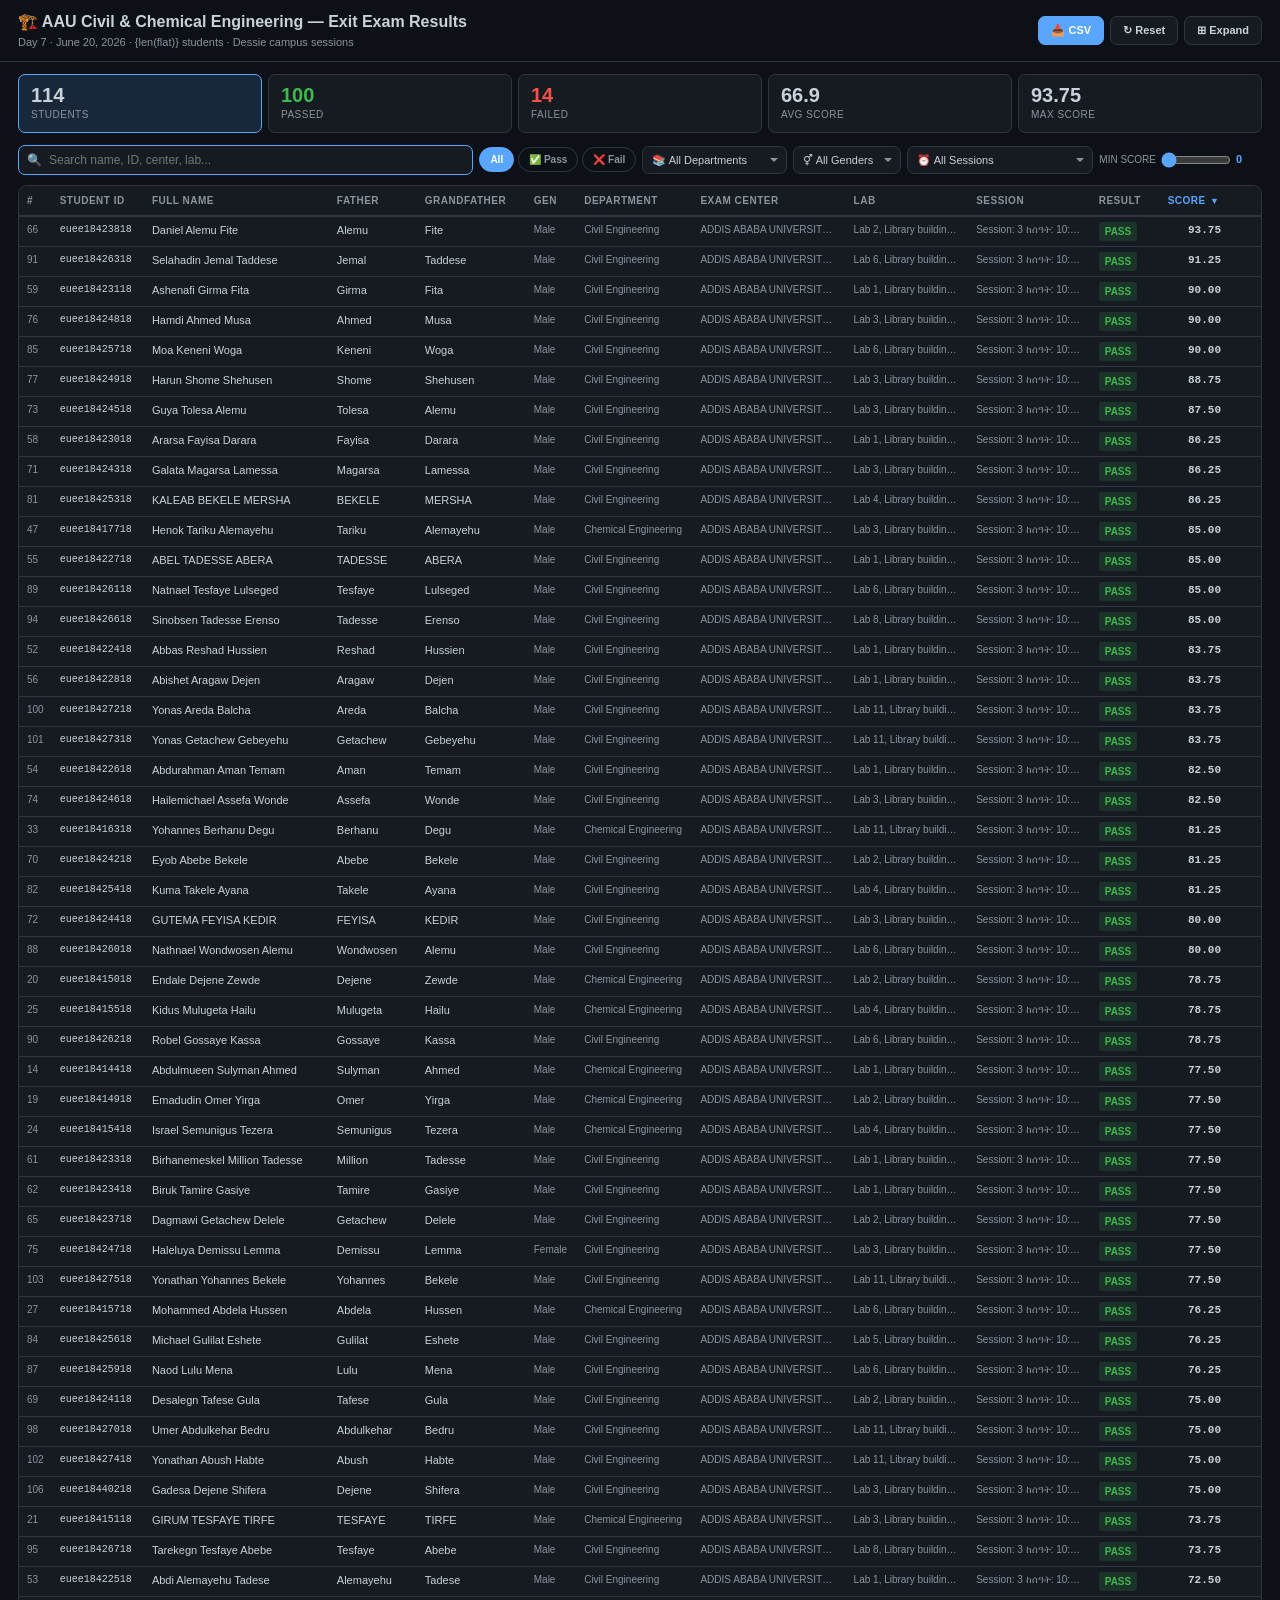
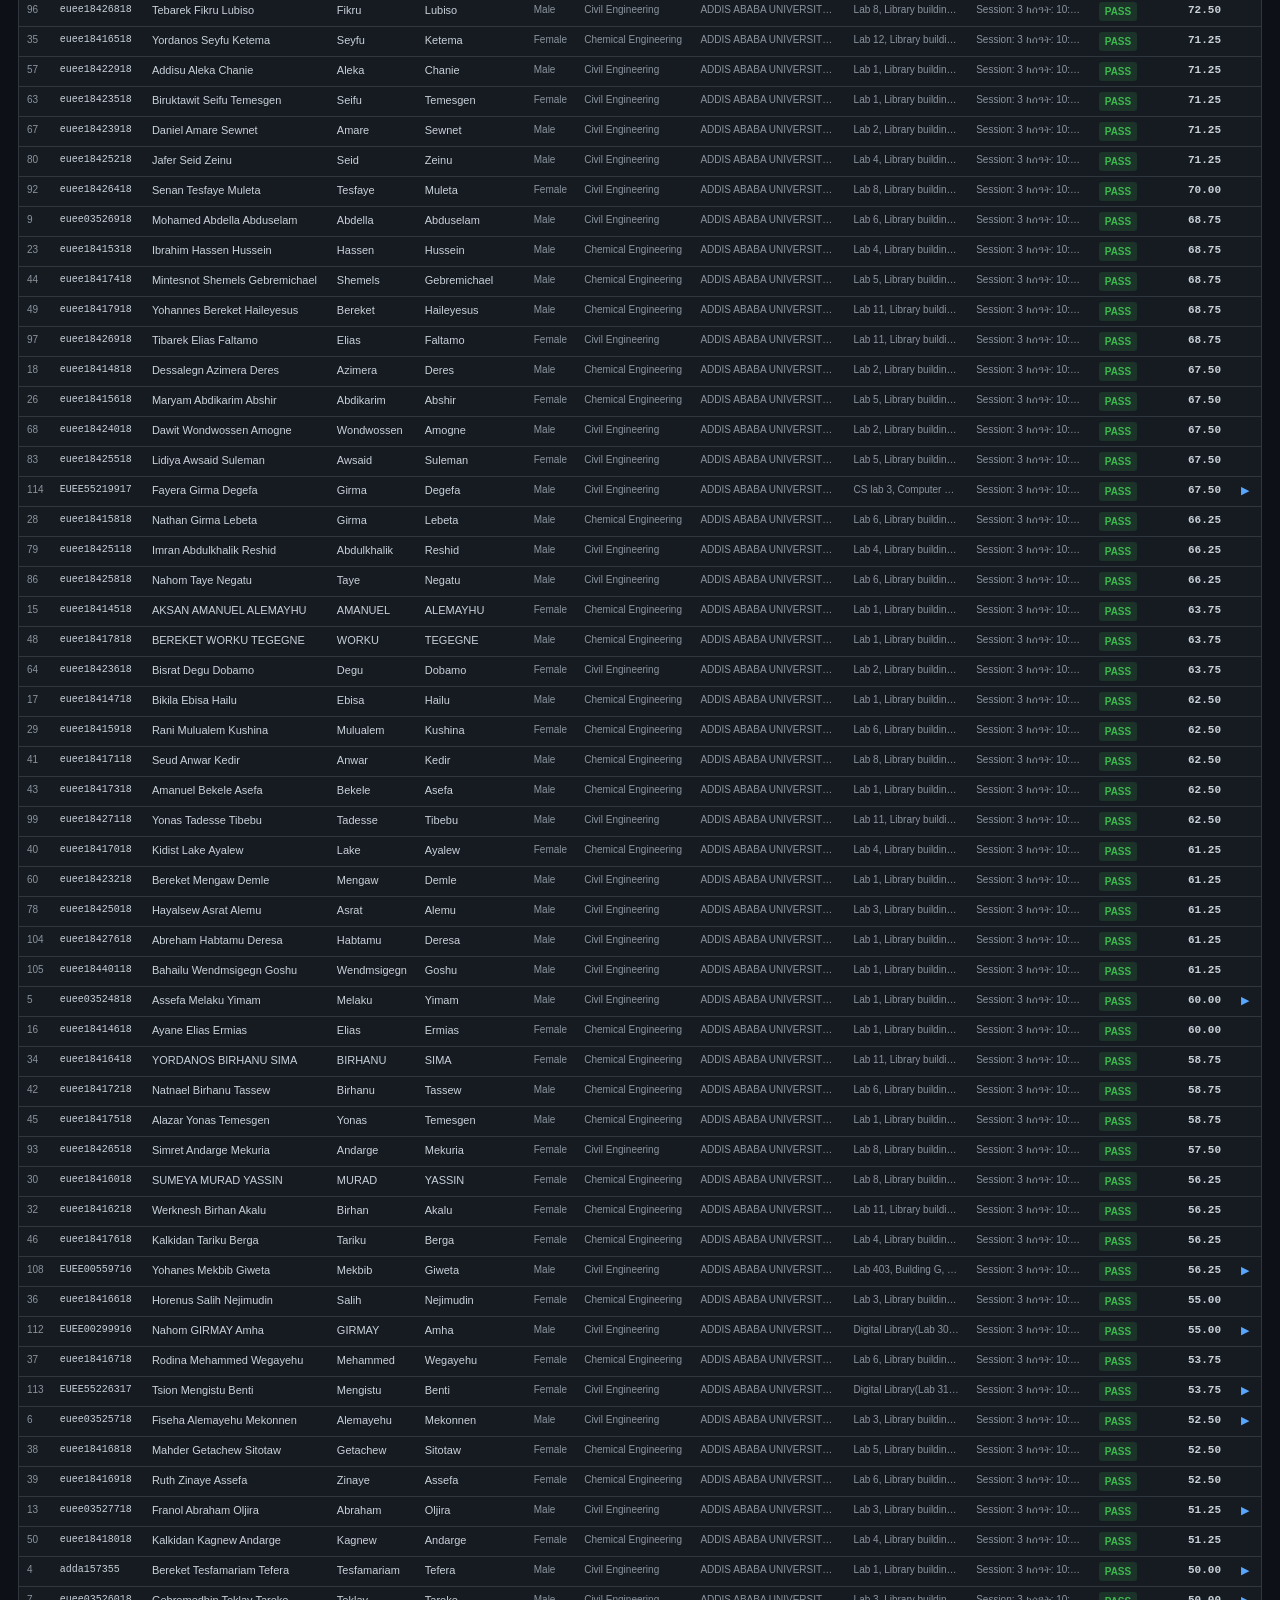
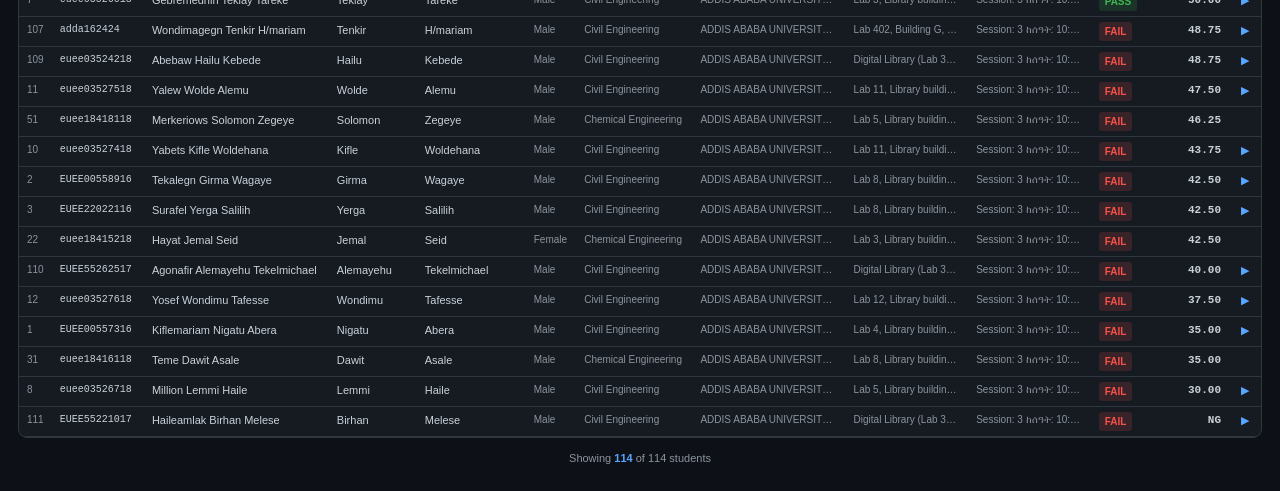
<file: exit-exam-results/index.html>
<!DOCTYPE html>
<html lang="en">
<head>
<meta charset="UTF-8">
<meta name="viewport" content="width=device-width, initial-scale=1.0">
<title>AAU Civil & Chemical Engineering — Exit Exam Results</title>
<style>
:root {
  --bg: #0d1117; --card: #161b22; --border: #30363d; --text: #c9d1d9;
  --muted: #8b949e; --pass: #3fb950; --fail: #f85149; --accent: #58a6ff;
  --warn: #d2991d; --purple: #a371f7;
  --hover: rgba(88,166,255,0.08); --selected: rgba(88,166,255,0.15);
}
* { margin:0; padding:0; box-sizing:border-box; }
body { background:var(--bg); color:var(--text); font:14px/1.5 -apple-system,BlinkMacSystemFont,'Segoe UI',sans-serif; min-height:100vh; }
header { position:sticky; top:0; z-index:20; background:var(--bg); border-bottom:1px solid var(--border); padding:10px 18px; backdrop-filter:blur(12px); display:flex; justify-content:space-between; align-items:center; flex-wrap:wrap; gap:6px; }
header h1 { font-size:16px; }
header .sub { color:var(--muted); font-size:11px; }
.container { max-width:1600px; margin:0 auto; padding:12px 18px; }

.stats { display:grid; grid-template-columns:repeat(auto-fit,minmax(110px,1fr)); gap:6px; margin-bottom:12px; }
.stat { background:var(--card); border:1px solid var(--border); border-radius:7px; padding:10px 12px; cursor:pointer; user-select:none; transition:all .15s; }
.stat:hover { border-color:var(--accent); }
.stat.active { border-color:var(--accent); background:var(--selected); }
.stat .val { font-size:20px; font-weight:700; line-height:1; }
.stat .lbl { font-size:10px; color:var(--muted); margin-top:2px; text-transform:uppercase; letter-spacing:.5px; }
.stat.pass .val { color:var(--pass); }
.stat.fail .val { color:var(--fail); }

.filters { display:flex; gap:6px; margin-bottom:10px; flex-wrap:wrap; align-items:center; }
.search-box { flex:1; min-width:150px; position:relative; }
.search-box input { width:100%; padding:7px 10px 7px 30px; background:var(--card); border:1px solid var(--border); border-radius:7px; color:var(--text); font-size:12px; outline:none; }
.search-box input:focus { border-color:var(--accent); }
.search-box .icon { position:absolute; left:9px; top:50%; transform:translateY(-50%); font-size:12px; }
select { padding:7px 26px 7px 9px; background:var(--card); border:1px solid var(--border); border-radius:7px; color:var(--text); font-size:11px; cursor:pointer; outline:none; appearance:none; background-image:url("data:image/svg+xml,%3Csvg xmlns='http://www.w3.org/2000/svg' width='10' height='10' viewBox='0 0 10 10'%3E%3Cpath fill='%238b949e' d='M5 7L1 3h8z'/%3E%3C/svg%3E"); background-repeat:no-repeat; background-position:right 7px center; max-width:190px; }
select:focus { border-color:var(--accent); }
.chips { display:flex; gap:4px; flex-wrap:wrap; }
.chip { padding:4px 10px; border-radius:14px; font-size:10px; font-weight:600; cursor:pointer; border:1px solid var(--border); background:transparent; color:var(--muted); transition:all .12s; user-select:none; white-space:nowrap; }
.chip:hover { border-color:var(--accent); color:var(--text); }
.chip.active { background:var(--accent); color:#fff; border-color:var(--accent); }
.btn { padding:7px 12px; border-radius:7px; font-size:11px; font-weight:600; cursor:pointer; border:1px solid var(--border); background:var(--card); color:var(--text); transition:all .12s; white-space:nowrap; }
.btn:hover { border-color:var(--accent); background:var(--hover); }
.btn.primary { background:var(--accent); color:#fff; border-color:var(--accent); }

.range-group { display:flex; align-items:center; gap:5px; }
.range-group label { font-size:10px; color:var(--muted); text-transform:uppercase; white-space:nowrap; }
.range-group input[type=range] { width:70px; accent-color:var(--accent); }
.range-group .range-val { font-size:11px; color:var(--accent); min-width:26px; font-weight:600; }

.table-wrap { background:var(--card); border:1px solid var(--border); border-radius:9px; overflow-x:auto; }
table { width:100%; border-collapse:collapse; min-width:1100px; }
th { text-align:left; padding:7px 8px; background:var(--card); border-bottom:2px solid var(--border); color:var(--muted); font-size:10px; text-transform:uppercase; letter-spacing:.5px; cursor:pointer; user-select:none; white-space:nowrap; }
th:hover { color:var(--text); }
th .arr { opacity:0; font-size:9px; margin-left:1px; }
th:hover .arr, th.sorted .arr { opacity:1; }
th.sorted { color:var(--accent); }
td { padding:5px 8px; border-bottom:1px solid var(--border); font-size:11px; vertical-align:top; }
tr { transition:background .1s; }
tr:hover { background:var(--hover); }
tr.expanded { background:var(--selected); }
.badge { display:inline-block; padding:2px 6px; border-radius:3px; font-size:10px; font-weight:600; }
.badge-pass { background:rgba(63,185,80,0.15); color:var(--pass); }
.badge-fail { background:rgba(248,81,73,0.15); color:var(--fail); }
.badge-absent { background:rgba(210,153,29,0.15); color:var(--warn); }
.badge-dq { background:rgba(163,113,247,0.15); color:var(--purple); }
.mono { font-family:'SF Mono',SFMono-Regular,Consolas,monospace; font-size:10px; }
.muted { color:var(--muted); font-size:10px; }
.score { font-family:'SF Mono',SFMono-Regular,Consolas,monospace; text-align:right; font-weight:600; }
.expand-btn { cursor:pointer; color:var(--accent); font-size:11px; user-select:none; padding:1px 4px; border-radius:3px; }
.expand-btn:hover { background:var(--hover); }
.attempts-row td { padding:0 0 8px 35px; border-bottom:1px solid var(--border); background:rgba(88,166,255,0.03); }
.attempts-table { width:100%; font-size:10px; }
.attempts-table td { padding:2px 6px; border:none; font-size:10px; }
.attempts-table .ah { color:var(--muted); font-size:9px; }

.footer { padding:12px; text-align:center; color:var(--muted); font-size:11px; }
.footer span { color:var(--accent); font-weight:600; }

@keyframes fadeIn { from { opacity:0; transform:translateY(3px); } to { opacity:1; transform:translateY(0); } }
tr { animation:fadeIn .15s ease; }
</style>
</head>
<body>
<header>
  <div>
    <h1>🏗️ AAU Civil & Chemical Engineering — Exit Exam Results</h1>
    <p class="sub">Day 7 · June 20, 2026 · {len(flat)} students · Dessie campus sessions</p>
  </div>
  <div style="display:flex;gap:6px">
    <button class="btn primary" onclick="exportCSV()">📥 CSV</button>
    <button class="btn" onclick="resetAll()">↻ Reset</button>
    <button class="btn" id="expandAllBtn" onclick="toggleExpandAll()">⊞ Expand</button>
  </div>
</header>

<div class="container">
  <div class="stats" id="stats"></div>

  <div class="filters">
    <div class="search-box">
      <span class="icon">🔍</span>
      <input type="text" id="search" placeholder="Search name, ID, center, lab..." oninput="onFilter()" autofocus>
    </div>
    <div class="chips" id="resultChips">
      <span class="chip active" data-filter="all" onclick="setResult('all')">All</span>
      <span class="chip" data-filter="pass" onclick="setResult('pass')">✅ Pass</span>
      <span class="chip" data-filter="fail" onclick="setResult('fail')">❌ Fail</span>
    </div>
    <select id="deptFilter" onchange="onFilter()">
      <option value="">📚 All Departments</option>
      <option value="Chemical Engineering">Chemical Engineering</option><option value="Civil Engineering">Civil Engineering</option>
    </select>
    <select id="genderFilter" onchange="onFilter()">
      <option value="">⚥ All Genders</option>
      <option value="Female">Female</option><option value="Male">Male</option>
    </select>
    <select id="sessionFilter" onchange="onFilter()">
      <option value="">⏰ All Sessions</option>
    </select>
    <div class="range-group">
      <label>Min Score</label>
      <input type="range" id="minScore" min="0" max="100" value="0" step="1" oninput="onScoreChange()">
      <span class="range-val" id="minScoreVal">0</span>
    </div>
  </div>

  <div class="table-wrap">
    <table>
      <thead>
        <tr>
          <th onclick="sortBy('idx')" id="th-idx" style="width:30px"># <span class="arr">↕</span></th>
          <th onclick="sortBy('username')" id="th-username">Student ID <span class="arr">↕</span></th>
          <th onclick="sortBy('name')" id="th-name">Full Name <span class="arr">↕</span></th>
          <th onclick="sortBy('father')" id="th-father">Father <span class="arr">↕</span></th>
          <th onclick="sortBy('gfather')" id="th-gfather">Grandfather <span class="arr">↕</span></th>
          <th onclick="sortBy('gender')" id="th-gender">Gen <span class="arr">↕</span></th>
          <th onclick="sortBy('dept')" id="th-dept">Department <span class="arr">↕</span></th>
          <th onclick="sortBy('center')" id="th-center">Exam Center <span class="arr">↕</span></th>
          <th onclick="sortBy('lab')" id="th-lab">Lab <span class="arr">↕</span></th>
          <th onclick="sortBy('session')" id="th-session">Session <span class="arr">↕</span></th>
          <th onclick="sortBy('result')" id="th-result">Result <span class="arr">↕</span></th>
          <th onclick="sortBy('score')" id="th-score" class="sorted" data-dir="desc">Score <span class="arr">▼</span></th>
          <th style="width:20px"></th>
        </tr>
      </thead>
      <tbody id="tbody"></tbody>
    </table>
  </div>

  <div class="footer">Showing <span id="showingCount">114</span> of 114 students</div>
</div>

<script>
const RAW = [{"u": "EUEE00557316", "n": "Kiflemariam Nigatu Abera", "s": "ADDIS ABABA UNIVERSITY", "d": "Civil Engineering", "g": "Male", "fn": "Nigatu", "gn": "Abera", "center": "ADDIS ABABA UNIVERSITY â€” AAU - CTBE-5kilo", "lab": "Lab 4, Library building ( 2nd  floor), AAiT (5 Kilo)", "session": "Session: 3   ከሰዓት:  10:30 -12:45", "attempts": [{"year": "2017 End Year", "score": "40", "status": "Fail", "absent": 0, "disqualified": 0}, {"year": "2017 Mid Year", "score": "35.00", "status": "Fail", "absent": 0, "disqualified": 0}, {"year": "2016 End Year", "score": 44, "status": "Fail", "absent": 0, "disqualified": 0}, {"year": "2018 End Year", "score": "35.00", "status": "Fail", "absent": 0, "disqualified": 0}]}, {"u": "EUEE00558916", "n": "Tekalegn Girma Wagaye", "s": "ADDIS ABABA UNIVERSITY", "d": "Civil Engineering", "g": "Male", "fn": "Girma", "gn": "Wagaye", "center": "ADDIS ABABA UNIVERSITY â€” AAU - CTBE-5kilo", "lab": "Lab 8, Library building ( 3rd floor), AAiT (5 Kilo)", "session": "Session: 3   ከሰዓት:  10:30 -12:45", "attempts": [{"year": "2017 End Year", "score": "34", "status": "Fail", "absent": 0, "disqualified": 0}, {"year": "2016 End Year", "score": 39, "status": "Fail", "absent": 0, "disqualified": 0}, {"year": "2018 End Year", "score": "42.50", "status": "Fail", "absent": 0, "disqualified": 0}]}, {"u": "EUEE22022116", "n": "Surafel Yerga Salilih", "s": "ADDIS ABABA UNIVERSITY", "d": "Civil Engineering", "g": "Male", "fn": "Yerga", "gn": "Salilih", "center": "ADDIS ABABA UNIVERSITY â€” AAU - CTBE-5kilo", "lab": "Lab 8, Library building ( 3rd floor), AAiT (5 Kilo)", "session": "Session: 3   ከሰዓት:  10:30 -12:45", "attempts": [{"year": "2017 End Year", "score": "41", "status": "Fail", "absent": 0, "disqualified": 0}, {"year": "2017 Mid Year", "score": "44.00", "status": "Fail", "absent": 0, "disqualified": 0}, {"year": "2016 End Year", "score": 42, "status": "Fail", "absent": 0, "disqualified": 0}, {"year": "2018 Mid Year", "score": "NG", "status": "Fail", "absent": 0, "disqualified": 1}, {"year": "2018 End Year", "score": "42.50", "status": "Fail", "absent": 0, "disqualified": 0}]}, {"u": "adda157355", "n": "Bereket Tesfamariam Tefera", "s": "ADDIS ABABA UNIVERSITY", "d": "Civil Engineering", "g": "Male", "fn": "Tesfamariam", "gn": "Tefera", "center": "ADDIS ABABA UNIVERSITY â€” AAU - CTBE-5kilo", "lab": "Lab 1, Library building ( 2nd  floor), AAiT (5 Kilo)", "session": "Session: 3   ከሰዓት:  10:30 -12:45", "attempts": [{"year": "2018 Mid Year", "score": "NG", "status": "Fail", "absent": 0, "disqualified": 1}, {"year": "2018 End Year", "score": "50.00", "status": "Pass", "absent": 0, "disqualified": 0}]}, {"u": "euee03524818", "n": "Assefa Melaku Yimam", "s": "ADDIS ABABA UNIVERSITY", "d": "Civil Engineering", "g": "Male", "fn": "Melaku", "gn": "Yimam", "center": "ADDIS ABABA UNIVERSITY â€” AAU - CTBE-5kilo", "lab": "Lab 1, Library building ( 2nd  floor), AAiT (5 Kilo)", "session": "Session: 3   ከሰዓት:  10:30 -12:45", "attempts": [{"year": "2018 Mid Year", "score": "49", "status": "Fail", "absent": 0, "disqualified": 0}, {"year": "2018 End Year", "score": "60.00", "status": "Pass", "absent": 0, "disqualified": 0}]}, {"u": "euee03525718", "n": "Fiseha Alemayehu Mekonnen", "s": "ADDIS ABABA UNIVERSITY", "d": "Civil Engineering", "g": "Male", "fn": "Alemayehu", "gn": "Mekonnen", "center": "ADDIS ABABA UNIVERSITY â€” AAU - CTBE-5kilo", "lab": "Lab 3, Library building ( 2nd  floor), AAiT (5 Kilo)", "session": "Session: 3   ከሰዓት:  10:30 -12:45", "attempts": [{"year": "2018 Mid Year", "score": "39", "status": "Fail", "absent": 0, "disqualified": 0}, {"year": "2018 End Year", "score": "52.50", "status": "Pass", "absent": 0, "disqualified": 0}]}, {"u": "euee03526018", "n": "Gebremedhin Teklay Tareke", "s": "ADDIS ABABA UNIVERSITY", "d": "Civil Engineering", "g": "Male", "fn": "Teklay", "gn": "Tareke", "center": "ADDIS ABABA UNIVERSITY â€” AAU - CTBE-5kilo", "lab": "Lab 3, Library building ( 2nd  floor), AAiT (5 Kilo)", "session": "Session: 3   ከሰዓት:  10:30 -12:45", "attempts": [{"year": "2018 Mid Year", "score": "48", "status": "Fail", "absent": 0, "disqualified": 0}, {"year": "2018 End Year", "score": "50.00", "status": "Pass", "absent": 0, "disqualified": 0}]}, {"u": "euee03526718", "n": "Million Lemmi Haile", "s": "ADDIS ABABA UNIVERSITY", "d": "Civil Engineering", "g": "Male", "fn": "Lemmi", "gn": "Haile", "center": "ADDIS ABABA UNIVERSITY â€” AAU - CTBE-5kilo", "lab": "Lab 5, Library building ( 2nd  floor), AAiT (5 Kilo)", "session": "Session: 3   ከሰዓት:  10:30 -12:45", "attempts": [{"year": "2018 Mid Year", "score": "46", "status": "Fail", "absent": 0, "disqualified": 0}, {"year": "2018 End Year", "score": "30.00", "status": "Fail", "absent": 0, "disqualified": 0}]}, {"u": "euee03526918", "n": "Mohamed Abdella Abduselam", "s": "ADDIS ABABA UNIVERSITY", "d": "Civil Engineering", "g": "Male", "fn": "Abdella", "gn": "Abduselam", "center": "ADDIS ABABA UNIVERSITY â€” AAU - CTBE-5kilo", "lab": "Lab 6, Library building ( 2nd  floor), AAiT (5 Kilo)", "session": "Session: 3   ከሰዓት:  10:30 -12:45", "attempts": [{"year": "2018 End Year", "score": "68.75", "status": "Pass", "absent": 0, "disqualified": 0}]}, {"u": "euee03527418", "n": "Yabets Kifle Woldehana", "s": "ADDIS ABABA UNIVERSITY", "d": "Civil Engineering", "g": "Male", "fn": "Kifle", "gn": "Woldehana", "center": "ADDIS ABABA UNIVERSITY â€” AAU - CTBE-5kilo", "lab": "Lab 11, Library building ( 3rd floor), AAiT (5 Kilo)", "session": "Session: 3   ከሰዓት:  10:30 -12:45", "attempts": [{"year": "2018 Mid Year", "score": "46", "status": "Fail", "absent": 0, "disqualified": 0}, {"year": "2018 End Year", "score": "43.75", "status": "Fail", "absent": 0, "disqualified": 0}]}, {"u": "euee03527518", "n": "Yalew Wolde Alemu", "s": "ADDIS ABABA UNIVERSITY", "d": "Civil Engineering", "g": "Male", "fn": "Wolde", "gn": "Alemu", "center": "ADDIS ABABA UNIVERSITY â€” AAU - CTBE-5kilo", "lab": "Lab 11, Library building ( 3rd floor), AAiT (5 Kilo)", "session": "Session: 3   ከሰዓት:  10:30 -12:45", "attempts": [{"year": "2018 Mid Year", "score": "41", "status": "Fail", "absent": 0, "disqualified": 0}, {"year": "2018 End Year", "score": "47.50", "status": "Fail", "absent": 0, "disqualified": 0}]}, {"u": "euee03527618", "n": "Yosef Wondimu Tafesse", "s": "ADDIS ABABA UNIVERSITY", "d": "Civil Engineering", "g": "Male", "fn": "Wondimu", "gn": "Tafesse", "center": "ADDIS ABABA UNIVERSITY â€” AAU - CTBE-5kilo", "lab": "Lab 12, Library building ( 3rd floor), AAiT (5 Kilo)", "session": "Session: 3   ከሰዓት:  10:30 -12:45", "attempts": [{"year": "2018 Mid Year", "score": "NG", "status": "Fail", "absent": 0, "disqualified": 1}, {"year": "2018 End Year", "score": "37.50", "status": "Fail", "absent": 0, "disqualified": 0}]}, {"u": "euee03527718", "n": "Franol Abraham Oljira", "s": "ADDIS ABABA UNIVERSITY", "d": "Civil Engineering", "g": "Male", "fn": "Abraham", "gn": "Oljira", "center": "ADDIS ABABA UNIVERSITY â€” AAU - CTBE-5kilo", "lab": "Lab 3, Library building ( 2nd  floor), AAiT (5 Kilo)", "session": "Session: 3   ከሰዓት:  10:30 -12:45", "attempts": [{"year": "2018 Mid Year", "score": "42", "status": "Fail", "absent": 0, "disqualified": 0}, {"year": "2018 End Year", "score": "51.25", "status": "Pass", "absent": 0, "disqualified": 0}]}, {"u": "euee18414418", "n": "Abdulmueen Sulyman Ahmed", "s": "ADDIS ABABA UNIVERSITY", "d": "Chemical Engineering", "g": "Male", "fn": "Sulyman", "gn": "Ahmed", "center": "ADDIS ABABA UNIVERSITY â€” AAU - CTBE-5kilo", "lab": "Lab 1, Library building ( 2nd  floor), AAiT (5 Kilo)", "session": "Session: 3   ከሰዓት:  10:30 -12:45", "attempts": [{"year": "2018 End Year", "score": "77.50", "status": "Pass", "absent": 0, "disqualified": 0}]}, {"u": "euee18414518", "n": "AKSAN AMANUEL ALEMAYHU", "s": "ADDIS ABABA UNIVERSITY", "d": "Chemical Engineering", "g": "Female", "fn": "AMANUEL", "gn": "ALEMAYHU", "center": "ADDIS ABABA UNIVERSITY â€” AAU - CTBE-5kilo", "lab": "Lab 1, Library building ( 2nd  floor), AAiT (5 Kilo)", "session": "Session: 3   ከሰዓት:  10:30 -12:45", "attempts": [{"year": "2018 End Year", "score": "63.75", "status": "Pass", "absent": 0, "disqualified": 0}]}, {"u": "euee18414618", "n": "Ayane Elias Ermias", "s": "ADDIS ABABA UNIVERSITY", "d": "Chemical Engineering", "g": "Female", "fn": "Elias", "gn": "Ermias", "center": "ADDIS ABABA UNIVERSITY â€” AAU - CTBE-5kilo", "lab": "Lab 1, Library building ( 2nd  floor), AAiT (5 Kilo)", "session": "Session: 3   ከሰዓት:  10:30 -12:45", "attempts": [{"year": "2018 End Year", "score": "60.00", "status": "Pass", "absent": 0, "disqualified": 0}]}, {"u": "euee18414718", "n": "Bikila Ebisa Hailu", "s": "ADDIS ABABA UNIVERSITY", "d": "Chemical Engineering", "g": "Male", "fn": "Ebisa", "gn": "Hailu", "center": "ADDIS ABABA UNIVERSITY â€” AAU - CTBE-5kilo", "lab": "Lab 1, Library building ( 2nd  floor), AAiT (5 Kilo)", "session": "Session: 3   ከሰዓት:  10:30 -12:45", "attempts": [{"year": "2018 End Year", "score": "62.50", "status": "Pass", "absent": 0, "disqualified": 0}]}, {"u": "euee18414818", "n": "Dessalegn Azimera Deres", "s": "ADDIS ABABA UNIVERSITY", "d": "Chemical Engineering", "g": "Male", "fn": "Azimera", "gn": "Deres", "center": "ADDIS ABABA UNIVERSITY â€” AAU - CTBE-5kilo", "lab": "Lab 2, Library building ( 2nd  floor), AAiT (5 Kilo)", "session": "Session: 3   ከሰዓት:  10:30 -12:45", "attempts": [{"year": "2018 End Year", "score": "67.50", "status": "Pass", "absent": 0, "disqualified": 0}]}, {"u": "euee18414918", "n": "Emadudin Omer Yirga", "s": "ADDIS ABABA UNIVERSITY", "d": "Chemical Engineering", "g": "Male", "fn": "Omer", "gn": "Yirga", "center": "ADDIS ABABA UNIVERSITY â€” AAU - CTBE-5kilo", "lab": "Lab 2, Library building ( 2nd  floor), AAiT (5 Kilo)", "session": "Session: 3   ከሰዓት:  10:30 -12:45", "attempts": [{"year": "2018 End Year", "score": "77.50", "status": "Pass", "absent": 0, "disqualified": 0}]}, {"u": "euee18415018", "n": "Endale Dejene Zewde", "s": "ADDIS ABABA UNIVERSITY", "d": "Chemical Engineering", "g": "Male", "fn": "Dejene", "gn": "Zewde", "center": "ADDIS ABABA UNIVERSITY â€” AAU - CTBE-5kilo", "lab": "Lab 2, Library building ( 2nd  floor), AAiT (5 Kilo)", "session": "Session: 3   ከሰዓት:  10:30 -12:45", "attempts": [{"year": "2018 End Year", "score": "78.75", "status": "Pass", "absent": 0, "disqualified": 0}]}, {"u": "euee18415118", "n": "GIRUM TESFAYE TIRFE", "s": "ADDIS ABABA UNIVERSITY", "d": "Chemical Engineering", "g": "Male", "fn": "TESFAYE", "gn": "TIRFE", "center": "ADDIS ABABA UNIVERSITY â€” AAU - CTBE-5kilo", "lab": "Lab 3, Library building ( 2nd  floor), AAiT (5 Kilo)", "session": "Session: 3   ከሰዓት:  10:30 -12:45", "attempts": [{"year": "2018 End Year", "score": "73.75", "status": "Pass", "absent": 0, "disqualified": 0}]}, {"u": "euee18415218", "n": "Hayat Jemal Seid", "s": "ADDIS ABABA UNIVERSITY", "d": "Chemical Engineering", "g": "Female", "fn": "Jemal", "gn": "Seid", "center": "ADDIS ABABA UNIVERSITY â€” AAU - CTBE-5kilo", "lab": "Lab 3, Library building ( 2nd  floor), AAiT (5 Kilo)", "session": "Session: 3   ከሰዓት:  10:30 -12:45", "attempts": [{"year": "2018 End Year", "score": "42.50", "status": "Fail", "absent": 0, "disqualified": 0}]}, {"u": "euee18415318", "n": "Ibrahim Hassen Hussein", "s": "ADDIS ABABA UNIVERSITY", "d": "Chemical Engineering", "g": "Male", "fn": "Hassen", "gn": "Hussein", "center": "ADDIS ABABA UNIVERSITY â€” AAU - CTBE-5kilo", "lab": "Lab 4, Library building ( 2nd  floor), AAiT (5 Kilo)", "session": "Session: 3   ከሰዓት:  10:30 -12:45", "attempts": [{"year": "2018 End Year", "score": "68.75", "status": "Pass", "absent": 0, "disqualified": 0}]}, {"u": "euee18415418", "n": "Israel Semunigus Tezera", "s": "ADDIS ABABA UNIVERSITY", "d": "Chemical Engineering", "g": "Male", "fn": "Semunigus", "gn": "Tezera", "center": "ADDIS ABABA UNIVERSITY â€” AAU - CTBE-5kilo", "lab": "Lab 4, Library building ( 2nd  floor), AAiT (5 Kilo)", "session": "Session: 3   ከሰዓት:  10:30 -12:45", "attempts": [{"year": "2018 End Year", "score": "77.50", "status": "Pass", "absent": 0, "disqualified": 0}]}, {"u": "euee18415518", "n": "Kidus Mulugeta Hailu", "s": "ADDIS ABABA UNIVERSITY", "d": "Chemical Engineering", "g": "Male", "fn": "Mulugeta", "gn": "Hailu", "center": "ADDIS ABABA UNIVERSITY â€” AAU - CTBE-5kilo", "lab": "Lab 4, Library building ( 2nd  floor), AAiT (5 Kilo)", "session": "Session: 3   ከሰዓት:  10:30 -12:45", "attempts": [{"year": "2018 End Year", "score": "78.75", "status": "Pass", "absent": 0, "disqualified": 0}]}, {"u": "euee18415618", "n": "Maryam Abdikarim Abshir", "s": "ADDIS ABABA UNIVERSITY", "d": "Chemical Engineering", "g": "Female", "fn": "Abdikarim", "gn": "Abshir", "center": "ADDIS ABABA UNIVERSITY â€” AAU - CTBE-5kilo", "lab": "Lab 5, Library building ( 2nd  floor), AAiT (5 Kilo)", "session": "Session: 3   ከሰዓት:  10:30 -12:45", "attempts": [{"year": "2018 End Year", "score": "67.50", "status": "Pass", "absent": 0, "disqualified": 0}]}, {"u": "euee18415718", "n": "Mohammed Abdela Hussen", "s": "ADDIS ABABA UNIVERSITY", "d": "Chemical Engineering", "g": "Male", "fn": "Abdela", "gn": "Hussen", "center": "ADDIS ABABA UNIVERSITY â€” AAU - CTBE-5kilo", "lab": "Lab 6, Library building ( 2nd  floor), AAiT (5 Kilo)", "session": "Session: 3   ከሰዓት:  10:30 -12:45", "attempts": [{"year": "2018 End Year", "score": "76.25", "status": "Pass", "absent": 0, "disqualified": 0}]}, {"u": "euee18415818", "n": "Nathan Girma Lebeta", "s": "ADDIS ABABA UNIVERSITY", "d": "Chemical Engineering", "g": "Male", "fn": "Girma", "gn": "Lebeta", "center": "ADDIS ABABA UNIVERSITY â€” AAU - CTBE-5kilo", "lab": "Lab 6, Library building ( 2nd  floor), AAiT (5 Kilo)", "session": "Session: 3   ከሰዓት:  10:30 -12:45", "attempts": [{"year": "2018 End Year", "score": "66.25", "status": "Pass", "absent": 0, "disqualified": 0}]}, {"u": "euee18415918", "n": "Rani Mulualem Kushina", "s": "ADDIS ABABA UNIVERSITY", "d": "Chemical Engineering", "g": "Female", "fn": "Mulualem", "gn": "Kushina", "center": "ADDIS ABABA UNIVERSITY â€” AAU - CTBE-5kilo", "lab": "Lab 6, Library building ( 2nd  floor), AAiT (5 Kilo)", "session": "Session: 3   ከሰዓት:  10:30 -12:45", "attempts": [{"year": "2018 End Year", "score": "62.50", "status": "Pass", "absent": 0, "disqualified": 0}]}, {"u": "euee18416018", "n": "SUMEYA MURAD YASSIN", "s": "ADDIS ABABA UNIVERSITY", "d": "Chemical Engineering", "g": "Female", "fn": "MURAD", "gn": "YASSIN", "center": "ADDIS ABABA UNIVERSITY â€” AAU - CTBE-5kilo", "lab": "Lab 8, Library building ( 3rd floor), AAiT (5 Kilo)", "session": "Session: 3   ከሰዓት:  10:30 -12:45", "attempts": [{"year": "2018 End Year", "score": "56.25", "status": "Pass", "absent": 0, "disqualified": 0}]}, {"u": "euee18416118", "n": "Teme Dawit Asale", "s": "ADDIS ABABA UNIVERSITY", "d": "Chemical Engineering", "g": "Male", "fn": "Dawit", "gn": "Asale", "center": "ADDIS ABABA UNIVERSITY â€” AAU - CTBE-5kilo", "lab": "Lab 8, Library building ( 3rd floor), AAiT (5 Kilo)", "session": "Session: 3   ከሰዓት:  10:30 -12:45", "attempts": [{"year": "2018 End Year", "score": "35.00", "status": "Fail", "absent": 0, "disqualified": 0}]}, {"u": "euee18416218", "n": "Werknesh Birhan Akalu", "s": "ADDIS ABABA UNIVERSITY", "d": "Chemical Engineering", "g": "Female", "fn": "Birhan", "gn": "Akalu", "center": "ADDIS ABABA UNIVERSITY â€” AAU - CTBE-5kilo", "lab": "Lab 11, Library building ( 3rd floor), AAiT (5 Kilo)", "session": "Session: 3   ከሰዓት:  10:30 -12:45", "attempts": [{"year": "2018 End Year", "score": "56.25", "status": "Pass", "absent": 0, "disqualified": 0}]}, {"u": "euee18416318", "n": "Yohannes Berhanu Degu", "s": "ADDIS ABABA UNIVERSITY", "d": "Chemical Engineering", "g": "Male", "fn": "Berhanu", "gn": "Degu", "center": "ADDIS ABABA UNIVERSITY â€” AAU - CTBE-5kilo", "lab": "Lab 11, Library building ( 3rd floor), AAiT (5 Kilo)", "session": "Session: 3   ከሰዓት:  10:30 -12:45", "attempts": [{"year": "2018 End Year", "score": "81.25", "status": "Pass", "absent": 0, "disqualified": 0}]}, {"u": "euee18416418", "n": "YORDANOS BIRHANU SIMA", "s": "ADDIS ABABA UNIVERSITY", "d": "Chemical Engineering", "g": "Female", "fn": "BIRHANU", "gn": "SIMA", "center": "ADDIS ABABA UNIVERSITY â€” AAU - CTBE-5kilo", "lab": "Lab 11, Library building ( 3rd floor), AAiT (5 Kilo)", "session": "Session: 3   ከሰዓት:  10:30 -12:45", "attempts": [{"year": "2018 End Year", "score": "58.75", "status": "Pass", "absent": 0, "disqualified": 0}]}, {"u": "euee18416518", "n": "Yordanos Seyfu Ketema", "s": "ADDIS ABABA UNIVERSITY", "d": "Chemical Engineering", "g": "Female", "fn": "Seyfu", "gn": "Ketema", "center": "ADDIS ABABA UNIVERSITY â€” AAU - CTBE-5kilo", "lab": "Lab 12, Library building ( 3rd floor), AAiT (5 Kilo)", "session": "Session: 3   ከሰዓት:  10:30 -12:45", "attempts": [{"year": "2018 End Year", "score": "71.25", "status": "Pass", "absent": 0, "disqualified": 0}]}, {"u": "euee18416618", "n": "Horenus Salih Nejimudin", "s": "ADDIS ABABA UNIVERSITY", "d": "Chemical Engineering", "g": "Female", "fn": "Salih", "gn": "Nejimudin", "center": "ADDIS ABABA UNIVERSITY â€” AAU - CTBE-5kilo", "lab": "Lab 3, Library building ( 2nd  floor), AAiT (5 Kilo)", "session": "Session: 3   ከሰዓት:  10:30 -12:45", "attempts": [{"year": "2018 End Year", "score": "55.00", "status": "Pass", "absent": 0, "disqualified": 0}]}, {"u": "euee18416718", "n": "Rodina Mehammed Wegayehu", "s": "ADDIS ABABA UNIVERSITY", "d": "Chemical Engineering", "g": "Female", "fn": "Mehammed", "gn": "Wegayehu", "center": "ADDIS ABABA UNIVERSITY â€” AAU - CTBE-5kilo", "lab": "Lab 6, Library building ( 2nd  floor), AAiT (5 Kilo)", "session": "Session: 3   ከሰዓት:  10:30 -12:45", "attempts": [{"year": "2018 End Year", "score": "53.75", "status": "Pass", "absent": 0, "disqualified": 0}]}, {"u": "euee18416818", "n": "Mahder Getachew Sitotaw", "s": "ADDIS ABABA UNIVERSITY", "d": "Chemical Engineering", "g": "Female", "fn": "Getachew", "gn": "Sitotaw", "center": "ADDIS ABABA UNIVERSITY â€” AAU - CTBE-5kilo", "lab": "Lab 5, Library building ( 2nd  floor), AAiT (5 Kilo)", "session": "Session: 3   ከሰዓት:  10:30 -12:45", "attempts": [{"year": "2018 End Year", "score": "52.50", "status": "Pass", "absent": 0, "disqualified": 0}]}, {"u": "euee18416918", "n": "Ruth Zinaye Assefa", "s": "ADDIS ABABA UNIVERSITY", "d": "Chemical Engineering", "g": "Female", "fn": "Zinaye", "gn": "Assefa", "center": "ADDIS ABABA UNIVERSITY â€” AAU - CTBE-5kilo", "lab": "Lab 6, Library building ( 2nd  floor), AAiT (5 Kilo)", "session": "Session: 3   ከሰዓት:  10:30 -12:45", "attempts": [{"year": "2018 End Year", "score": "52.50", "status": "Pass", "absent": 0, "disqualified": 0}]}, {"u": "euee18417018", "n": "Kidist Lake Ayalew", "s": "ADDIS ABABA UNIVERSITY", "d": "Chemical Engineering", "g": "Female", "fn": "Lake", "gn": "Ayalew", "center": "ADDIS ABABA UNIVERSITY â€” AAU - CTBE-5kilo", "lab": "Lab 4, Library building ( 2nd  floor), AAiT (5 Kilo)", "session": "Session: 3   ከሰዓት:  10:30 -12:45", "attempts": [{"year": "2018 End Year", "score": "61.25", "status": "Pass", "absent": 0, "disqualified": 0}]}, {"u": "euee18417118", "n": "Seud Anwar Kedir", "s": "ADDIS ABABA UNIVERSITY", "d": "Chemical Engineering", "g": "Male", "fn": "Anwar", "gn": "Kedir", "center": "ADDIS ABABA UNIVERSITY â€” AAU - CTBE-5kilo", "lab": "Lab 8, Library building ( 3rd floor), AAiT (5 Kilo)", "session": "Session: 3   ከሰዓት:  10:30 -12:45", "attempts": [{"year": "2018 End Year", "score": "62.50", "status": "Pass", "absent": 0, "disqualified": 0}]}, {"u": "euee18417218", "n": "Natnael Birhanu Tassew", "s": "ADDIS ABABA UNIVERSITY", "d": "Chemical Engineering", "g": "Male", "fn": "Birhanu", "gn": "Tassew", "center": "ADDIS ABABA UNIVERSITY â€” AAU - CTBE-5kilo", "lab": "Lab 6, Library building ( 2nd  floor), AAiT (5 Kilo)", "session": "Session: 3   ከሰዓት:  10:30 -12:45", "attempts": [{"year": "2018 End Year", "score": "58.75", "status": "Pass", "absent": 0, "disqualified": 0}]}, {"u": "euee18417318", "n": "Amanuel Bekele Asefa", "s": "ADDIS ABABA UNIVERSITY", "d": "Chemical Engineering", "g": "Male", "fn": "Bekele", "gn": "Asefa", "center": "ADDIS ABABA UNIVERSITY â€” AAU - CTBE-5kilo", "lab": "Lab 1, Library building ( 2nd  floor), AAiT (5 Kilo)", "session": "Session: 3   ከሰዓት:  10:30 -12:45", "attempts": [{"year": "2018 End Year", "score": "62.50", "status": "Pass", "absent": 0, "disqualified": 0}]}, {"u": "euee18417418", "n": "Mintesnot Shemels Gebremichael", "s": "ADDIS ABABA UNIVERSITY", "d": "Chemical Engineering", "g": "Male", "fn": "Shemels", "gn": "Gebremichael", "center": "ADDIS ABABA UNIVERSITY â€” AAU - CTBE-5kilo", "lab": "Lab 5, Library building ( 2nd  floor), AAiT (5 Kilo)", "session": "Session: 3   ከሰዓት:  10:30 -12:45", "attempts": [{"year": "2018 End Year", "score": "68.75", "status": "Pass", "absent": 0, "disqualified": 0}]}, {"u": "euee18417518", "n": "Alazar Yonas Temesgen", "s": "ADDIS ABABA UNIVERSITY", "d": "Chemical Engineering", "g": "Male", "fn": "Yonas", "gn": "Temesgen", "center": "ADDIS ABABA UNIVERSITY â€” AAU - CTBE-5kilo", "lab": "Lab 1, Library building ( 2nd  floor), AAiT (5 Kilo)", "session": "Session: 3   ከሰዓት:  10:30 -12:45", "attempts": [{"year": "2018 End Year", "score": "58.75", "status": "Pass", "absent": 0, "disqualified": 0}]}, {"u": "euee18417618", "n": "Kalkidan Tariku Berga", "s": "ADDIS ABABA UNIVERSITY", "d": "Chemical Engineering", "g": "Female", "fn": "Tariku", "gn": "Berga", "center": "ADDIS ABABA UNIVERSITY â€” AAU - CTBE-5kilo", "lab": "Lab 4, Library building ( 2nd  floor), AAiT (5 Kilo)", "session": "Session: 3   ከሰዓት:  10:30 -12:45", "attempts": [{"year": "2018 End Year", "score": "56.25", "status": "Pass", "absent": 0, "disqualified": 0}]}, {"u": "euee18417718", "n": "Henok Tariku Alemayehu", "s": "ADDIS ABABA UNIVERSITY", "d": "Chemical Engineering", "g": "Male", "fn": "Tariku", "gn": "Alemayehu", "center": "ADDIS ABABA UNIVERSITY â€” AAU - CTBE-5kilo", "lab": "Lab 3, Library building ( 2nd  floor), AAiT (5 Kilo)", "session": "Session: 3   ከሰዓት:  10:30 -12:45", "attempts": [{"year": "2018 End Year", "score": "85.00", "status": "Pass", "absent": 0, "disqualified": 0}]}, {"u": "euee18417818", "n": "BEREKET WORKU TEGEGNE", "s": "ADDIS ABABA UNIVERSITY", "d": "Chemical Engineering", "g": "Male", "fn": "WORKU", "gn": "TEGEGNE", "center": "ADDIS ABABA UNIVERSITY â€” AAU - CTBE-5kilo", "lab": "Lab 1, Library building ( 2nd  floor), AAiT (5 Kilo)", "session": "Session: 3   ከሰዓት:  10:30 -12:45", "attempts": [{"year": "2018 End Year", "score": "63.75", "status": "Pass", "absent": 0, "disqualified": 0}]}, {"u": "euee18417918", "n": "Yohannes Bereket Haileyesus", "s": "ADDIS ABABA UNIVERSITY", "d": "Chemical Engineering", "g": "Male", "fn": "Bereket", "gn": "Haileyesus", "center": "ADDIS ABABA UNIVERSITY â€” AAU - CTBE-5kilo", "lab": "Lab 11, Library building ( 3rd floor), AAiT (5 Kilo)", "session": "Session: 3   ከሰዓት:  10:30 -12:45", "attempts": [{"year": "2018 End Year", "score": "68.75", "status": "Pass", "absent": 0, "disqualified": 0}]}, {"u": "euee18418018", "n": "Kalkidan Kagnew Andarge", "s": "ADDIS ABABA UNIVERSITY", "d": "Chemical Engineering", "g": "Female", "fn": "Kagnew", "gn": "Andarge", "center": "ADDIS ABABA UNIVERSITY â€” AAU - CTBE-5kilo", "lab": "Lab 4, Library building ( 2nd  floor), AAiT (5 Kilo)", "session": "Session: 3   ከሰዓት:  10:30 -12:45", "attempts": [{"year": "2018 End Year", "score": "51.25", "status": "Pass", "absent": 0, "disqualified": 0}]}, {"u": "euee18418118", "n": "Merkeriows Solomon Zegeye", "s": "ADDIS ABABA UNIVERSITY", "d": "Chemical Engineering", "g": "Male", "fn": "Solomon", "gn": "Zegeye", "center": "ADDIS ABABA UNIVERSITY â€” AAU - CTBE-5kilo", "lab": "Lab 5, Library building ( 2nd  floor), AAiT (5 Kilo)", "session": "Session: 3   ከሰዓት:  10:30 -12:45", "attempts": [{"year": "2018 End Year", "score": "46.25", "status": "Fail", "absent": 0, "disqualified": 0}]}, {"u": "euee18422418", "n": "Abbas Reshad Hussien", "s": "ADDIS ABABA UNIVERSITY", "d": "Civil Engineering", "g": "Male", "fn": "Reshad", "gn": "Hussien", "center": "ADDIS ABABA UNIVERSITY â€” AAU - CTBE-5kilo", "lab": "Lab 1, Library building ( 2nd  floor), AAiT (5 Kilo)", "session": "Session: 3   ከሰዓት:  10:30 -12:45", "attempts": [{"year": "2018 End Year", "score": "83.75", "status": "Pass", "absent": 0, "disqualified": 0}]}, {"u": "euee18422518", "n": "Abdi Alemayehu Tadese", "s": "ADDIS ABABA UNIVERSITY", "d": "Civil Engineering", "g": "Male", "fn": "Alemayehu", "gn": "Tadese", "center": "ADDIS ABABA UNIVERSITY â€” AAU - CTBE-5kilo", "lab": "Lab 1, Library building ( 2nd  floor), AAiT (5 Kilo)", "session": "Session: 3   ከሰዓት:  10:30 -12:45", "attempts": [{"year": "2018 End Year", "score": "72.50", "status": "Pass", "absent": 0, "disqualified": 0}]}, {"u": "euee18422618", "n": "Abdurahman Aman Temam", "s": "ADDIS ABABA UNIVERSITY", "d": "Civil Engineering", "g": "Male", "fn": "Aman", "gn": "Temam", "center": "ADDIS ABABA UNIVERSITY â€” AAU - CTBE-5kilo", "lab": "Lab 1, Library building ( 2nd  floor), AAiT (5 Kilo)", "session": "Session: 3   ከሰዓት:  10:30 -12:45", "attempts": [{"year": "2018 End Year", "score": "82.50", "status": "Pass", "absent": 0, "disqualified": 0}]}, {"u": "euee18422718", "n": "ABEL TADESSE ABERA", "s": "ADDIS ABABA UNIVERSITY", "d": "Civil Engineering", "g": "Male", "fn": "TADESSE", "gn": "ABERA", "center": "ADDIS ABABA UNIVERSITY â€” AAU - CTBE-5kilo", "lab": "Lab 1, Library building ( 2nd  floor), AAiT (5 Kilo)", "session": "Session: 3   ከሰዓት:  10:30 -12:45", "attempts": [{"year": "2018 End Year", "score": "85.00", "status": "Pass", "absent": 0, "disqualified": 0}]}, {"u": "euee18422818", "n": "Abishet Aragaw Dejen", "s": "ADDIS ABABA UNIVERSITY", "d": "Civil Engineering", "g": "Male", "fn": "Aragaw", "gn": "Dejen", "center": "ADDIS ABABA UNIVERSITY â€” AAU - CTBE-5kilo", "lab": "Lab 1, Library building ( 2nd  floor), AAiT (5 Kilo)", "session": "Session: 3   ከሰዓት:  10:30 -12:45", "attempts": [{"year": "2018 End Year", "score": "83.75", "status": "Pass", "absent": 0, "disqualified": 0}]}, {"u": "euee18422918", "n": "Addisu Aleka Chanie", "s": "ADDIS ABABA UNIVERSITY", "d": "Civil Engineering", "g": "Male", "fn": "Aleka", "gn": "Chanie", "center": "ADDIS ABABA UNIVERSITY â€” AAU - CTBE-5kilo", "lab": "Lab 1, Library building ( 2nd  floor), AAiT (5 Kilo)", "session": "Session: 3   ከሰዓት:  10:30 -12:45", "attempts": [{"year": "2018 End Year", "score": "71.25", "status": "Pass", "absent": 0, "disqualified": 0}]}, {"u": "euee18423018", "n": "Ararsa Fayisa Darara", "s": "ADDIS ABABA UNIVERSITY", "d": "Civil Engineering", "g": "Male", "fn": "Fayisa", "gn": "Darara", "center": "ADDIS ABABA UNIVERSITY â€” AAU - CTBE-5kilo", "lab": "Lab 1, Library building ( 2nd  floor), AAiT (5 Kilo)", "session": "Session: 3   ከሰዓት:  10:30 -12:45", "attempts": [{"year": "2018 End Year", "score": "86.25", "status": "Pass", "absent": 0, "disqualified": 0}]}, {"u": "euee18423118", "n": "Ashenafi Girma Fita", "s": "ADDIS ABABA UNIVERSITY", "d": "Civil Engineering", "g": "Male", "fn": "Girma", "gn": "Fita", "center": "ADDIS ABABA UNIVERSITY â€” AAU - CTBE-5kilo", "lab": "Lab 1, Library building ( 2nd  floor), AAiT (5 Kilo)", "session": "Session: 3   ከሰዓት:  10:30 -12:45", "attempts": [{"year": "2018 End Year", "score": "90.00", "status": "Pass", "absent": 0, "disqualified": 0}]}, {"u": "euee18423218", "n": "Bereket Mengaw Demle", "s": "ADDIS ABABA UNIVERSITY", "d": "Civil Engineering", "g": "Male", "fn": "Mengaw", "gn": "Demle", "center": "ADDIS ABABA UNIVERSITY â€” AAU - CTBE-5kilo", "lab": "Lab 1, Library building ( 2nd  floor), AAiT (5 Kilo)", "session": "Session: 3   ከሰዓት:  10:30 -12:45", "attempts": [{"year": "2018 End Year", "score": "61.25", "status": "Pass", "absent": 0, "disqualified": 0}]}, {"u": "euee18423318", "n": "Birhanemeskel Million Tadesse", "s": "ADDIS ABABA UNIVERSITY", "d": "Civil Engineering", "g": "Male", "fn": "Million", "gn": "Tadesse", "center": "ADDIS ABABA UNIVERSITY â€” AAU - CTBE-5kilo", "lab": "Lab 1, Library building ( 2nd  floor), AAiT (5 Kilo)", "session": "Session: 3   ከሰዓት:  10:30 -12:45", "attempts": [{"year": "2018 End Year", "score": "77.50", "status": "Pass", "absent": 0, "disqualified": 0}]}, {"u": "euee18423418", "n": "Biruk Tamire Gasiye", "s": "ADDIS ABABA UNIVERSITY", "d": "Civil Engineering", "g": "Male", "fn": "Tamire", "gn": "Gasiye", "center": "ADDIS ABABA UNIVERSITY â€” AAU - CTBE-5kilo", "lab": "Lab 1, Library building ( 2nd  floor), AAiT (5 Kilo)", "session": "Session: 3   ከሰዓት:  10:30 -12:45", "attempts": [{"year": "2018 End Year", "score": "77.50", "status": "Pass", "absent": 0, "disqualified": 0}]}, {"u": "euee18423518", "n": "Biruktawit Seifu Temesgen", "s": "ADDIS ABABA UNIVERSITY", "d": "Civil Engineering", "g": "Female", "fn": "Seifu", "gn": "Temesgen", "center": "ADDIS ABABA UNIVERSITY â€” AAU - CTBE-5kilo", "lab": "Lab 1, Library building ( 2nd  floor), AAiT (5 Kilo)", "session": "Session: 3   ከሰዓት:  10:30 -12:45", "attempts": [{"year": "2018 End Year", "score": "71.25", "status": "Pass", "absent": 0, "disqualified": 0}]}, {"u": "euee18423618", "n": "Bisrat Degu Dobamo", "s": "ADDIS ABABA UNIVERSITY", "d": "Civil Engineering", "g": "Female", "fn": "Degu", "gn": "Dobamo", "center": "ADDIS ABABA UNIVERSITY â€” AAU - CTBE-5kilo", "lab": "Lab 2, Library building ( 2nd  floor), AAiT (5 Kilo)", "session": "Session: 3   ከሰዓት:  10:30 -12:45", "attempts": [{"year": "2018 End Year", "score": "63.75", "status": "Pass", "absent": 0, "disqualified": 0}]}, {"u": "euee18423718", "n": "Dagmawi Getachew Delele", "s": "ADDIS ABABA UNIVERSITY", "d": "Civil Engineering", "g": "Male", "fn": "Getachew", "gn": "Delele", "center": "ADDIS ABABA UNIVERSITY â€” AAU - CTBE-5kilo", "lab": "Lab 2, Library building ( 2nd  floor), AAiT (5 Kilo)", "session": "Session: 3   ከሰዓት:  10:30 -12:45", "attempts": [{"year": "2018 End Year", "score": "77.50", "status": "Pass", "absent": 0, "disqualified": 0}]}, {"u": "euee18423818", "n": "Daniel Alemu Fite", "s": "ADDIS ABABA UNIVERSITY", "d": "Civil Engineering", "g": "Male", "fn": "Alemu", "gn": "Fite", "center": "ADDIS ABABA UNIVERSITY â€” AAU - CTBE-5kilo", "lab": "Lab 2, Library building ( 2nd  floor), AAiT (5 Kilo)", "session": "Session: 3   ከሰዓት:  10:30 -12:45", "attempts": [{"year": "2018 End Year", "score": "93.75", "status": "Pass", "absent": 0, "disqualified": 0}]}, {"u": "euee18423918", "n": "Daniel Amare Sewnet", "s": "ADDIS ABABA UNIVERSITY", "d": "Civil Engineering", "g": "Male", "fn": "Amare", "gn": "Sewnet", "center": "ADDIS ABABA UNIVERSITY â€” AAU - CTBE-5kilo", "lab": "Lab 2, Library building ( 2nd  floor), AAiT (5 Kilo)", "session": "Session: 3   ከሰዓት:  10:30 -12:45", "attempts": [{"year": "2018 End Year", "score": "71.25", "status": "Pass", "absent": 0, "disqualified": 0}]}, {"u": "euee18424018", "n": "Dawit Wondwossen Amogne", "s": "ADDIS ABABA UNIVERSITY", "d": "Civil Engineering", "g": "Male", "fn": "Wondwossen", "gn": "Amogne", "center": "ADDIS ABABA UNIVERSITY â€” AAU - CTBE-5kilo", "lab": "Lab 2, Library building ( 2nd  floor), AAiT (5 Kilo)", "session": "Session: 3   ከሰዓት:  10:30 -12:45", "attempts": [{"year": "2018 End Year", "score": "67.50", "status": "Pass", "absent": 0, "disqualified": 0}]}, {"u": "euee18424118", "n": "Desalegn Tafese Gula", "s": "ADDIS ABABA UNIVERSITY", "d": "Civil Engineering", "g": "Male", "fn": "Tafese", "gn": "Gula", "center": "ADDIS ABABA UNIVERSITY â€” AAU - CTBE-5kilo", "lab": "Lab 2, Library building ( 2nd  floor), AAiT (5 Kilo)", "session": "Session: 3   ከሰዓት:  10:30 -12:45", "attempts": [{"year": "2018 End Year", "score": "75.00", "status": "Pass", "absent": 0, "disqualified": 0}]}, {"u": "euee18424218", "n": "Eyob Abebe Bekele", "s": "ADDIS ABABA UNIVERSITY", "d": "Civil Engineering", "g": "Male", "fn": "Abebe", "gn": "Bekele", "center": "ADDIS ABABA UNIVERSITY â€” AAU - CTBE-5kilo", "lab": "Lab 2, Library building ( 2nd  floor), AAiT (5 Kilo)", "session": "Session: 3   ከሰዓት:  10:30 -12:45", "attempts": [{"year": "2018 End Year", "score": "81.25", "status": "Pass", "absent": 0, "disqualified": 0}]}, {"u": "euee18424318", "n": "Galata Magarsa Lamessa", "s": "ADDIS ABABA UNIVERSITY", "d": "Civil Engineering", "g": "Male", "fn": "Magarsa", "gn": "Lamessa", "center": "ADDIS ABABA UNIVERSITY â€” AAU - CTBE-5kilo", "lab": "Lab 3, Library building ( 2nd  floor), AAiT (5 Kilo)", "session": "Session: 3   ከሰዓት:  10:30 -12:45", "attempts": [{"year": "2018 End Year", "score": "86.25", "status": "Pass", "absent": 0, "disqualified": 0}]}, {"u": "euee18424418", "n": "GUTEMA FEYISA KEDIR", "s": "ADDIS ABABA UNIVERSITY", "d": "Civil Engineering", "g": "Male", "fn": "FEYISA", "gn": "KEDIR", "center": "ADDIS ABABA UNIVERSITY â€” AAU - CTBE-5kilo", "lab": "Lab 3, Library building ( 2nd  floor), AAiT (5 Kilo)", "session": "Session: 3   ከሰዓት:  10:30 -12:45", "attempts": [{"year": "2018 End Year", "score": "80.00", "status": "Pass", "absent": 0, "disqualified": 0}]}, {"u": "euee18424518", "n": "Guya Tolesa Alemu", "s": "ADDIS ABABA UNIVERSITY", "d": "Civil Engineering", "g": "Male", "fn": "Tolesa", "gn": "Alemu", "center": "ADDIS ABABA UNIVERSITY â€” AAU - CTBE-5kilo", "lab": "Lab 3, Library building ( 2nd  floor), AAiT (5 Kilo)", "session": "Session: 3   ከሰዓት:  10:30 -12:45", "attempts": [{"year": "2018 End Year", "score": "87.50", "status": "Pass", "absent": 0, "disqualified": 0}]}, {"u": "euee18424618", "n": "Hailemichael Assefa Wonde", "s": "ADDIS ABABA UNIVERSITY", "d": "Civil Engineering", "g": "Male", "fn": "Assefa", "gn": "Wonde", "center": "ADDIS ABABA UNIVERSITY â€” AAU - CTBE-5kilo", "lab": "Lab 3, Library building ( 2nd  floor), AAiT (5 Kilo)", "session": "Session: 3   ከሰዓት:  10:30 -12:45", "attempts": [{"year": "2018 End Year", "score": "82.50", "status": "Pass", "absent": 0, "disqualified": 0}]}, {"u": "euee18424718", "n": "Haleluya Demissu Lemma", "s": "ADDIS ABABA UNIVERSITY", "d": "Civil Engineering", "g": "Female", "fn": "Demissu", "gn": "Lemma", "center": "ADDIS ABABA UNIVERSITY â€” AAU - CTBE-5kilo", "lab": "Lab 3, Library building ( 2nd  floor), AAiT (5 Kilo)", "session": "Session: 3   ከሰዓት:  10:30 -12:45", "attempts": [{"year": "2018 End Year", "score": "77.50", "status": "Pass", "absent": 0, "disqualified": 0}]}, {"u": "euee18424818", "n": "Hamdi Ahmed Musa", "s": "ADDIS ABABA UNIVERSITY", "d": "Civil Engineering", "g": "Male", "fn": "Ahmed", "gn": "Musa", "center": "ADDIS ABABA UNIVERSITY â€” AAU - CTBE-5kilo", "lab": "Lab 3, Library building ( 2nd  floor), AAiT (5 Kilo)", "session": "Session: 3   ከሰዓት:  10:30 -12:45", "attempts": [{"year": "2018 End Year", "score": "90.00", "status": "Pass", "absent": 0, "disqualified": 0}]}, {"u": "euee18424918", "n": "Harun Shome Shehusen", "s": "ADDIS ABABA UNIVERSITY", "d": "Civil Engineering", "g": "Male", "fn": "Shome", "gn": "Shehusen", "center": "ADDIS ABABA UNIVERSITY â€” AAU - CTBE-5kilo", "lab": "Lab 3, Library building ( 2nd  floor), AAiT (5 Kilo)", "session": "Session: 3   ከሰዓት:  10:30 -12:45", "attempts": [{"year": "2018 End Year", "score": "88.75", "status": "Pass", "absent": 0, "disqualified": 0}]}, {"u": "euee18425018", "n": "Hayalsew Asrat Alemu", "s": "ADDIS ABABA UNIVERSITY", "d": "Civil Engineering", "g": "Male", "fn": "Asrat", "gn": "Alemu", "center": "ADDIS ABABA UNIVERSITY â€” AAU - CTBE-5kilo", "lab": "Lab 3, Library building ( 2nd  floor), AAiT (5 Kilo)", "session": "Session: 3   ከሰዓት:  10:30 -12:45", "attempts": [{"year": "2018 End Year", "score": "61.25", "status": "Pass", "absent": 0, "disqualified": 0}]}, {"u": "euee18425118", "n": "Imran Abdulkhalik Reshid", "s": "ADDIS ABABA UNIVERSITY", "d": "Civil Engineering", "g": "Male", "fn": "Abdulkhalik", "gn": "Reshid", "center": "ADDIS ABABA UNIVERSITY â€” AAU - CTBE-5kilo", "lab": "Lab 4, Library building ( 2nd  floor), AAiT (5 Kilo)", "session": "Session: 3   ከሰዓት:  10:30 -12:45", "attempts": [{"year": "2018 End Year", "score": "66.25", "status": "Pass", "absent": 0, "disqualified": 0}]}, {"u": "euee18425218", "n": "Jafer Seid Zeinu", "s": "ADDIS ABABA UNIVERSITY", "d": "Civil Engineering", "g": "Male", "fn": "Seid", "gn": "Zeinu", "center": "ADDIS ABABA UNIVERSITY â€” AAU - CTBE-5kilo", "lab": "Lab 4, Library building ( 2nd  floor), AAiT (5 Kilo)", "session": "Session: 3   ከሰዓት:  10:30 -12:45", "attempts": [{"year": "2018 End Year", "score": "71.25", "status": "Pass", "absent": 0, "disqualified": 0}]}, {"u": "euee18425318", "n": "KALEAB BEKELE MERSHA", "s": "ADDIS ABABA UNIVERSITY", "d": "Civil Engineering", "g": "Male", "fn": "BEKELE", "gn": "MERSHA", "center": "ADDIS ABABA UNIVERSITY â€” AAU - CTBE-5kilo", "lab": "Lab 4, Library building ( 2nd  floor), AAiT (5 Kilo)", "session": "Session: 3   ከሰዓት:  10:30 -12:45", "attempts": [{"year": "2018 End Year", "score": "86.25", "status": "Pass", "absent": 0, "disqualified": 0}]}, {"u": "euee18425418", "n": "Kuma Takele Ayana", "s": "ADDIS ABABA UNIVERSITY", "d": "Civil Engineering", "g": "Male", "fn": "Takele", "gn": "Ayana", "center": "ADDIS ABABA UNIVERSITY â€” AAU - CTBE-5kilo", "lab": "Lab 4, Library building ( 2nd  floor), AAiT (5 Kilo)", "session": "Session: 3   ከሰዓት:  10:30 -12:45", "attempts": [{"year": "2018 End Year", "score": "81.25", "status": "Pass", "absent": 0, "disqualified": 0}]}, {"u": "euee18425518", "n": "Lidiya Awsaid Suleman", "s": "ADDIS ABABA UNIVERSITY", "d": "Civil Engineering", "g": "Female", "fn": "Awsaid", "gn": "Suleman", "center": "ADDIS ABABA UNIVERSITY â€” AAU - CTBE-5kilo", "lab": "Lab 5, Library building ( 2nd  floor), AAiT (5 Kilo)", "session": "Session: 3   ከሰዓት:  10:30 -12:45", "attempts": [{"year": "2018 End Year", "score": "67.50", "status": "Pass", "absent": 0, "disqualified": 0}]}, {"u": "euee18425618", "n": "Michael Gulilat Eshete", "s": "ADDIS ABABA UNIVERSITY", "d": "Civil Engineering", "g": "Male", "fn": "Gulilat", "gn": "Eshete", "center": "ADDIS ABABA UNIVERSITY â€” AAU - CTBE-5kilo", "lab": "Lab 5, Library building ( 2nd  floor), AAiT (5 Kilo)", "session": "Session: 3   ከሰዓት:  10:30 -12:45", "attempts": [{"year": "2018 End Year", "score": "76.25", "status": "Pass", "absent": 0, "disqualified": 0}]}, {"u": "euee18425718", "n": "Moa Keneni Woga", "s": "ADDIS ABABA UNIVERSITY", "d": "Civil Engineering", "g": "Male", "fn": "Keneni", "gn": "Woga", "center": "ADDIS ABABA UNIVERSITY â€” AAU - CTBE-5kilo", "lab": "Lab 6, Library building ( 2nd  floor), AAiT (5 Kilo)", "session": "Session: 3   ከሰዓት:  10:30 -12:45", "attempts": [{"year": "2018 End Year", "score": "90.00", "status": "Pass", "absent": 0, "disqualified": 0}]}, {"u": "euee18425818", "n": "Nahom Taye Negatu", "s": "ADDIS ABABA UNIVERSITY", "d": "Civil Engineering", "g": "Male", "fn": "Taye", "gn": "Negatu", "center": "ADDIS ABABA UNIVERSITY â€” AAU - CTBE-5kilo", "lab": "Lab 6, Library building ( 2nd  floor), AAiT (5 Kilo)", "session": "Session: 3   ከሰዓት:  10:30 -12:45", "attempts": [{"year": "2018 End Year", "score": "66.25", "status": "Pass", "absent": 0, "disqualified": 0}]}, {"u": "euee18425918", "n": "Naod Lulu Mena", "s": "ADDIS ABABA UNIVERSITY", "d": "Civil Engineering", "g": "Male", "fn": "Lulu", "gn": "Mena", "center": "ADDIS ABABA UNIVERSITY â€” AAU - CTBE-5kilo", "lab": "Lab 6, Library building ( 2nd  floor), AAiT (5 Kilo)", "session": "Session: 3   ከሰዓት:  10:30 -12:45", "attempts": [{"year": "2018 End Year", "score": "76.25", "status": "Pass", "absent": 0, "disqualified": 0}]}, {"u": "euee18426018", "n": "Nathnael Wondwosen Alemu", "s": "ADDIS ABABA UNIVERSITY", "d": "Civil Engineering", "g": "Male", "fn": "Wondwosen", "gn": "Alemu", "center": "ADDIS ABABA UNIVERSITY â€” AAU - CTBE-5kilo", "lab": "Lab 6, Library building ( 2nd  floor), AAiT (5 Kilo)", "session": "Session: 3   ከሰዓት:  10:30 -12:45", "attempts": [{"year": "2018 End Year", "score": "80.00", "status": "Pass", "absent": 0, "disqualified": 0}]}, {"u": "euee18426118", "n": "Natnael Tesfaye Lulseged", "s": "ADDIS ABABA UNIVERSITY", "d": "Civil Engineering", "g": "Male", "fn": "Tesfaye", "gn": "Lulseged", "center": "ADDIS ABABA UNIVERSITY â€” AAU - CTBE-5kilo", "lab": "Lab 6, Library building ( 2nd  floor), AAiT (5 Kilo)", "session": "Session: 3   ከሰዓት:  10:30 -12:45", "attempts": [{"year": "2018 End Year", "score": "85.00", "status": "Pass", "absent": 0, "disqualified": 0}]}, {"u": "euee18426218", "n": "Robel Gossaye Kassa", "s": "ADDIS ABABA UNIVERSITY", "d": "Civil Engineering", "g": "Male", "fn": "Gossaye", "gn": "Kassa", "center": "ADDIS ABABA UNIVERSITY â€” AAU - CTBE-5kilo", "lab": "Lab 6, Library building ( 2nd  floor), AAiT (5 Kilo)", "session": "Session: 3   ከሰዓት:  10:30 -12:45", "attempts": [{"year": "2018 End Year", "score": "78.75", "status": "Pass", "absent": 0, "disqualified": 0}]}, {"u": "euee18426318", "n": "Selahadin Jemal Taddese", "s": "ADDIS ABABA UNIVERSITY", "d": "Civil Engineering", "g": "Male", "fn": "Jemal", "gn": "Taddese", "center": "ADDIS ABABA UNIVERSITY â€” AAU - CTBE-5kilo", "lab": "Lab 6, Library building ( 2nd  floor), AAiT (5 Kilo)", "session": "Session: 3   ከሰዓት:  10:30 -12:45", "attempts": [{"year": "2018 End Year", "score": "91.25", "status": "Pass", "absent": 0, "disqualified": 0}]}, {"u": "euee18426418", "n": "Senan Tesfaye Muleta", "s": "ADDIS ABABA UNIVERSITY", "d": "Civil Engineering", "g": "Female", "fn": "Tesfaye", "gn": "Muleta", "center": "ADDIS ABABA UNIVERSITY â€” AAU - CTBE-5kilo", "lab": "Lab 8, Library building ( 3rd floor), AAiT (5 Kilo)", "session": "Session: 3   ከሰዓት:  10:30 -12:45", "attempts": [{"year": "2018 End Year", "score": "70.00", "status": "Pass", "absent": 0, "disqualified": 0}]}, {"u": "euee18426518", "n": "Simret Andarge Mekuria", "s": "ADDIS ABABA UNIVERSITY", "d": "Civil Engineering", "g": "Female", "fn": "Andarge", "gn": "Mekuria", "center": "ADDIS ABABA UNIVERSITY â€” AAU - CTBE-5kilo", "lab": "Lab 8, Library building ( 3rd floor), AAiT (5 Kilo)", "session": "Session: 3   ከሰዓት:  10:30 -12:45", "attempts": [{"year": "2018 End Year", "score": "57.50", "status": "Pass", "absent": 0, "disqualified": 0}]}, {"u": "euee18426618", "n": "Sinobsen Tadesse Erenso", "s": "ADDIS ABABA UNIVERSITY", "d": "Civil Engineering", "g": "Male", "fn": "Tadesse", "gn": "Erenso", "center": "ADDIS ABABA UNIVERSITY â€” AAU - CTBE-5kilo", "lab": "Lab 8, Library building ( 3rd floor), AAiT (5 Kilo)", "session": "Session: 3   ከሰዓት:  10:30 -12:45", "attempts": [{"year": "2018 End Year", "score": "85.00", "status": "Pass", "absent": 0, "disqualified": 0}]}, {"u": "euee18426718", "n": "Tarekegn Tesfaye Abebe", "s": "ADDIS ABABA UNIVERSITY", "d": "Civil Engineering", "g": "Male", "fn": "Tesfaye", "gn": "Abebe", "center": "ADDIS ABABA UNIVERSITY â€” AAU - CTBE-5kilo", "lab": "Lab 8, Library building ( 3rd floor), AAiT (5 Kilo)", "session": "Session: 3   ከሰዓት:  10:30 -12:45", "attempts": [{"year": "2018 End Year", "score": "73.75", "status": "Pass", "absent": 0, "disqualified": 0}]}, {"u": "euee18426818", "n": "Tebarek Fikru Lubiso", "s": "ADDIS ABABA UNIVERSITY", "d": "Civil Engineering", "g": "Male", "fn": "Fikru", "gn": "Lubiso", "center": "ADDIS ABABA UNIVERSITY â€” AAU - CTBE-5kilo", "lab": "Lab 8, Library building ( 3rd floor), AAiT (5 Kilo)", "session": "Session: 3   ከሰዓት:  10:30 -12:45", "attempts": [{"year": "2018 End Year", "score": "72.50", "status": "Pass", "absent": 0, "disqualified": 0}]}, {"u": "euee18426918", "n": "Tibarek Elias Faltamo", "s": "ADDIS ABABA UNIVERSITY", "d": "Civil Engineering", "g": "Female", "fn": "Elias", "gn": "Faltamo", "center": "ADDIS ABABA UNIVERSITY â€” AAU - CTBE-5kilo", "lab": "Lab 11, Library building ( 3rd floor), AAiT (5 Kilo)", "session": "Session: 3   ከሰዓት:  10:30 -12:45", "attempts": [{"year": "2018 End Year", "score": "68.75", "status": "Pass", "absent": 0, "disqualified": 0}]}, {"u": "euee18427018", "n": "Umer Abdulkehar Bedru", "s": "ADDIS ABABA UNIVERSITY", "d": "Civil Engineering", "g": "Male", "fn": "Abdulkehar", "gn": "Bedru", "center": "ADDIS ABABA UNIVERSITY â€” AAU - CTBE-5kilo", "lab": "Lab 11, Library building ( 3rd floor), AAiT (5 Kilo)", "session": "Session: 3   ከሰዓት:  10:30 -12:45", "attempts": [{"year": "2018 End Year", "score": "75.00", "status": "Pass", "absent": 0, "disqualified": 0}]}, {"u": "euee18427118", "n": "Yonas Tadesse Tibebu", "s": "ADDIS ABABA UNIVERSITY", "d": "Civil Engineering", "g": "Male", "fn": "Tadesse", "gn": "Tibebu", "center": "ADDIS ABABA UNIVERSITY â€” AAU - CTBE-5kilo", "lab": "Lab 11, Library building ( 3rd floor), AAiT (5 Kilo)", "session": "Session: 3   ከሰዓት:  10:30 -12:45", "attempts": [{"year": "2018 End Year", "score": "62.50", "status": "Pass", "absent": 0, "disqualified": 0}]}, {"u": "euee18427218", "n": "Yonas Areda Balcha", "s": "ADDIS ABABA UNIVERSITY", "d": "Civil Engineering", "g": "Male", "fn": "Areda", "gn": "Balcha", "center": "ADDIS ABABA UNIVERSITY â€” AAU - CTBE-5kilo", "lab": "Lab 11, Library building ( 3rd floor), AAiT (5 Kilo)", "session": "Session: 3   ከሰዓት:  10:30 -12:45", "attempts": [{"year": "2018 End Year", "score": "83.75", "status": "Pass", "absent": 0, "disqualified": 0}]}, {"u": "euee18427318", "n": "Yonas Getachew Gebeyehu", "s": "ADDIS ABABA UNIVERSITY", "d": "Civil Engineering", "g": "Male", "fn": "Getachew", "gn": "Gebeyehu", "center": "ADDIS ABABA UNIVERSITY â€” AAU - CTBE-5kilo", "lab": "Lab 11, Library building ( 3rd floor), AAiT (5 Kilo)", "session": "Session: 3   ከሰዓት:  10:30 -12:45", "attempts": [{"year": "2018 End Year", "score": "83.75", "status": "Pass", "absent": 0, "disqualified": 0}]}, {"u": "euee18427418", "n": "Yonathan Abush Habte", "s": "ADDIS ABABA UNIVERSITY", "d": "Civil Engineering", "g": "Male", "fn": "Abush", "gn": "Habte", "center": "ADDIS ABABA UNIVERSITY â€” AAU - CTBE-5kilo", "lab": "Lab 11, Library building ( 3rd floor), AAiT (5 Kilo)", "session": "Session: 3   ከሰዓት:  10:30 -12:45", "attempts": [{"year": "2018 End Year", "score": "75.00", "status": "Pass", "absent": 0, "disqualified": 0}]}, {"u": "euee18427518", "n": "Yonathan Yohannes Bekele", "s": "ADDIS ABABA UNIVERSITY", "d": "Civil Engineering", "g": "Male", "fn": "Yohannes", "gn": "Bekele", "center": "ADDIS ABABA UNIVERSITY â€” AAU - CTBE-5kilo", "lab": "Lab 11, Library building ( 3rd floor), AAiT (5 Kilo)", "session": "Session: 3   ከሰዓት:  10:30 -12:45", "attempts": [{"year": "2018 End Year", "score": "77.50", "status": "Pass", "absent": 0, "disqualified": 0}]}, {"u": "euee18427618", "n": "Abreham Habtamu Deresa", "s": "ADDIS ABABA UNIVERSITY", "d": "Civil Engineering", "g": "Male", "fn": "Habtamu", "gn": "Deresa", "center": "ADDIS ABABA UNIVERSITY â€” AAU - CTBE-5kilo", "lab": "Lab 1, Library building ( 2nd  floor), AAiT (5 Kilo)", "session": "Session: 3   ከሰዓት:  10:30 -12:45", "attempts": [{"year": "2018 End Year", "score": "61.25", "status": "Pass", "absent": 0, "disqualified": 0}]}, {"u": "euee18440118", "n": "Bahailu Wendmsigegn Goshu", "s": "ADDIS ABABA UNIVERSITY", "d": "Civil Engineering", "g": "Male", "fn": "Wendmsigegn", "gn": "Goshu", "center": "ADDIS ABABA UNIVERSITY â€” AAU - CTBE-5kilo", "lab": "Lab 1, Library building ( 2nd  floor), AAiT (5 Kilo)", "session": "Session: 3   ከሰዓት:  10:30 -12:45", "attempts": [{"year": "2018 End Year", "score": "61.25", "status": "Pass", "absent": 0, "disqualified": 0}]}, {"u": "euee18440218", "n": "Gadesa Dejene Shifera", "s": "ADDIS ABABA UNIVERSITY", "d": "Civil Engineering", "g": "Male", "fn": "Dejene", "gn": "Shifera", "center": "ADDIS ABABA UNIVERSITY â€” AAU - CTBE-5kilo", "lab": "Lab 3, Library building ( 2nd  floor), AAiT (5 Kilo)", "session": "Session: 3   ከሰዓት:  10:30 -12:45", "attempts": [{"year": "2018 End Year", "score": "75.00", "status": "Pass", "absent": 0, "disqualified": 0}]}, {"u": "adda162424", "n": "Wondimagegn Tenkir H/mariam", "s": "ADDIS ABABA UNIVERSITY", "d": "Civil Engineering", "g": "Male", "fn": "Tenkir", "gn": "H/mariam", "center": "ADDIS ABABA UNIVERSITY â€” AAU - SCHOOL OF COMMERCE", "lab": "Lab 402, Building G, School of Commerce campus (Mexico)", "session": "Session: 3   ከሰዓት:  10:30 -12:45", "attempts": [{"year": "2017 End Year", "score": "41", "status": "Fail", "absent": 0, "disqualified": 0}, {"year": "2017 Mid Year", "score": "44.00", "status": "Fail", "absent": 0, "disqualified": 0}, {"year": "2016 End Year", "score": 48, "status": "Fail", "absent": 0, "disqualified": 0}, {"year": "2016 Mid Year", "score": "44", "status": "Fail", "absent": 0, "disqualified": 0}, {"year": "2018 Mid Year", "score": "NG", "status": "Fail", "absent": 0, "disqualified": 1}, {"year": "2018 End Year", "score": "48.75", "status": "Fail", "absent": 0, "disqualified": 0}]}, {"u": "EUEE00559716", "n": "Yohanes Mekbib Giweta", "s": "ADDIS ABABA UNIVERSITY", "d": "Civil Engineering", "g": "Male", "fn": "Mekbib", "gn": "Giweta", "center": "ADDIS ABABA UNIVERSITY â€” AAU - SCHOOL OF COMMERCE", "lab": "Lab 403, Building G, School of Commerce campus (Mexico)", "session": "Session: 3   ከሰዓት:  10:30 -12:45", "attempts": [{"year": "2017 End Year", "score": "40", "status": "Fail", "absent": 0, "disqualified": 0}, {"year": "2017 Mid Year", "score": "39.00", "status": "Fail", "absent": 0, "disqualified": 0}, {"year": "2016 End Year", "score": 47, "status": "Fail", "absent": 0, "disqualified": 0}, {"year": "2018 Mid Year", "score": "45", "status": "Fail", "absent": 0, "disqualified": 0}, {"year": "2018 End Year", "score": "56.25", "status": "Pass", "absent": 0, "disqualified": 0}]}, {"u": "euee03524218", "n": "Abebaw Hailu Kebede", "s": "ADDIS ABABA UNIVERSITY", "d": "Civil Engineering", "g": "Male", "fn": "Hailu", "gn": "Kebede", "center": "ADDIS ABABA UNIVERSITY â€” AAU - MAIN", "lab": "Digital Library (Lab 301), Main campus (6 kilo)", "session": "Session: 3   ከሰዓት:  10:30 -12:45", "attempts": [{"year": "2018 Mid Year", "score": "48", "status": "Fail", "absent": 0, "disqualified": 0}, {"year": "2018 End Year", "score": "48.75", "status": "Fail", "absent": 0, "disqualified": 0}]}, {"u": "EUEE55262517", "n": "Agonafir Alemayehu Tekelmichael", "s": "ADDIS ABABA UNIVERSITY", "d": "Civil Engineering", "g": "Male", "fn": "Alemayehu", "gn": "Tekelmichael", "center": "ADDIS ABABA UNIVERSITY â€” AAU - MAIN", "lab": "Digital Library (Lab 301), Main campus (6 kilo)", "session": "Session: 3   ከሰዓት:  10:30 -12:45", "attempts": [{"year": "2017 End Year", "score": "37", "status": "Fail", "absent": 0, "disqualified": 0}, {"year": "2018 Mid Year", "score": "NG", "status": "Fail", "absent": 0, "disqualified": 1}, {"year": "2018 End Year", "score": "40.00", "status": "Fail", "absent": 0, "disqualified": 0}]}, {"u": "EUEE55221017", "n": "Haileamlak Birhan Melese", "s": "ADDIS ABABA UNIVERSITY", "d": "Civil Engineering", "g": "Male", "fn": "Birhan", "gn": "Melese", "center": "ADDIS ABABA UNIVERSITY â€” AAU - MAIN", "lab": "Digital Library (Lab 302), Main campus (6 kilo)", "session": "Session: 3   ከሰዓት:  10:30 -12:45", "attempts": [{"year": "2017 End Year", "score": "44", "status": "Fail", "absent": 0, "disqualified": 0}, {"year": "2018 End Year", "score": "NG", "status": "Fail", "absent": 1, "disqualified": 1}]}, {"u": "EUEE00299916", "n": "Nahom GIRMAY Amha", "s": "ADDIS ABABA UNIVERSITY", "d": "Civil Engineering", "g": "Male", "fn": "GIRMAY", "gn": "Amha", "center": "ADDIS ABABA UNIVERSITY â€” AAU - MAIN", "lab": "Digital Library(Lab 304), Main campus (6 kilo)", "session": "Session: 3   ከሰዓት:  10:30 -12:45", "attempts": [{"year": "2016 End Year", "score": 49, "status": "Fail", "absent": 0, "disqualified": 0}, {"year": "2018 End Year", "score": "55.00", "status": "Pass", "absent": 0, "disqualified": 0}]}, {"u": "EUEE55226317", "n": "Tsion Mengistu Benti", "s": "ADDIS ABABA UNIVERSITY", "d": "Civil Engineering", "g": "Female", "fn": "Mengistu", "gn": "Benti", "center": "ADDIS ABABA UNIVERSITY â€” AAU - MAIN", "lab": "Digital Library(Lab 311), Main campus (6 kilo)", "session": "Session: 3   ከሰዓት:  10:30 -12:45", "attempts": [{"year": "2017 End Year", "score": "40", "status": "Fail", "absent": 0, "disqualified": 0}, {"year": "2018 Mid Year", "score": "NG", "status": "Fail", "absent": 0, "disqualified": 1}, {"year": "2018 End Year", "score": "53.75", "status": "Pass", "absent": 0, "disqualified": 0}]}, {"u": "EUEE55219917", "n": "Fayera Girma Degefa", "s": "ADDIS ABABA UNIVERSITY", "d": "Civil Engineering", "g": "Male", "fn": "Girma", "gn": "Degefa", "center": "ADDIS ABABA UNIVERSITY â€” AAU - CNCS", "lab": "CS lab 3, Computer Science (4 kilo Campus)", "session": "Session: 3   ከሰዓት:  10:30 -12:45", "attempts": [{"year": "2017 End Year", "score": "49", "status": "Fail", "absent": 0, "disqualified": 0}, {"year": "2018 Mid Year", "score": "NG", "status": "Fail", "absent": 0, "disqualified": 1}, {"year": "2018 End Year", "score": "67.50", "status": "Pass", "absent": 0, "disqualified": 0}]}];

const DATA = RAW.map((r, i) => {
  const latest = r.attempts.length ? r.attempts[r.attempts.length - 1] : {};
  return {
    idx: i + 1,
    username: r.u, name: r.n, school: r.s, dept: r.d || 'Unknown',
    gender: r.g || 'Unknown', father: r.fn || '', gfather: r.gn || '',
    center: r.center || '', lab: r.lab || '', session: r.session || '',
    result: latest.status || 'N/A', score: parseFloat(latest.score) || 0,
    scoreDisplay: latest.score || '-', attempts: r.attempts,
    status: (latest.status || '').toLowerCase().includes('pass') ? 'pass' :
            (latest.status || '').toLowerCase().includes('fail') ? 'fail' : 'other'
  };
});

// Populate session filter
const sessions = [...new Set(DATA.map(d => d.session).filter(Boolean))].sort();
const sf = document.getElementById('sessionFilter');
sessions.forEach(s => { const o = document.createElement('option'); o.value = s; o.textContent = s.slice(0,40); sf.appendChild(o); });

let sortCol = 'score', sortDir = 'desc', resultFilter = 'all';
let minScoreFilter = 0, searchQuery = '', deptFilter = '', genderFilter = '', sessionFilter = '';
let expandedAll = false;

function init() { updateStats(); render(); document.getElementById('search').addEventListener('input', debounce(onFilter, 200)); }
function debounce(fn, ms) { let t; return function() { clearTimeout(t); t = setTimeout(fn, ms); }; }

function getFiltered() {
  let d = DATA;
  if (resultFilter !== 'all') d = d.filter(r => r.status === resultFilter);
  if (minScoreFilter > 0) d = d.filter(r => r.score >= minScoreFilter);
  if (deptFilter) d = d.filter(r => r.dept === deptFilter);
  if (genderFilter) d = d.filter(r => r.gender === genderFilter);
  if (sessionFilter) d = d.filter(r => r.session === sessionFilter);
  if (searchQuery) {
    const q = searchQuery.toLowerCase();
    d = d.filter(r => r.username.toLowerCase().includes(q) || r.name.toLowerCase().includes(q) || r.center.toLowerCase().includes(q) || r.lab.toLowerCase().includes(q) || r.father.toLowerCase().includes(q));
  }
  return d;
}

function sortData(data) {
  return [...data].sort((a, b) => {
    let va, vb;
    switch(sortCol) {
      case 'idx': va=a.idx; vb=b.idx; break;
      case 'username': va=a.username.toLowerCase(); vb=b.username.toLowerCase(); break;
      case 'name': va=a.name.toLowerCase(); vb=b.name.toLowerCase(); break;
      case 'father': va=a.father.toLowerCase(); vb=b.father.toLowerCase(); break;
      case 'gfather': va=a.gfather.toLowerCase(); vb=b.gfather.toLowerCase(); break;
      case 'gender': va=a.gender; vb=b.gender; break;
      case 'dept': va=a.dept.toLowerCase(); vb=b.dept.toLowerCase(); break;
      case 'center': va=a.center.toLowerCase(); vb=b.center.toLowerCase(); break;
      case 'lab': va=a.lab.toLowerCase(); vb=b.lab.toLowerCase(); break;
      case 'session': va=a.session.toLowerCase(); vb=b.session.toLowerCase(); break;
      case 'result': va=a.status; vb=b.status; break;
      case 'score': va=a.score; vb=b.score; break;
      default: return 0;
    }
    if (va < vb) return sortDir === 'asc' ? -1 : 1;
    if (va > vb) return sortDir === 'asc' ? 1 : -1;
    return 0;
  });
}

function updateStats() {
  const f = getFiltered();
  const pass = f.filter(d => d.status === 'pass').length;
  const fail = f.filter(d => d.status === 'fail').length;
  const avg = f.length ? (f.reduce((s,d)=>s+d.score,0)/f.length).toFixed(1) : 0;
  document.getElementById('stats').innerHTML = `
    <div class="stat ${resultFilter==='all'?'active':''}" onclick="setResult('all')"><div class="val">${f.length}</div><div class="lbl">Students</div></div>
    <div class="stat pass ${resultFilter==='pass'?'active':''}" onclick="setResult('pass')"><div class="val">${pass}</div><div class="lbl">Passed</div></div>
    <div class="stat fail ${resultFilter==='fail'?'active':''}" onclick="setResult('fail')"><div class="val">${fail}</div><div class="lbl">Failed</div></div>
    <div class="stat"><div class="val">${avg}</div><div class="lbl">Avg Score</div></div>
    <div class="stat"><div class="val">${Math.max(...f.map(d=>d.score))}</div><div class="lbl">Max Score</div></div>
  `;
  document.getElementById('showingCount').textContent = f.length;
}

function render() {
  const filtered = getFiltered();
  const sorted = sortData(filtered);
  const tbody = document.getElementById('tbody');
  if (!sorted.length) { tbody.innerHTML = '<tr><td colspan="13" style="text-align:center;padding:40px;color:var(--muted)"><div style="font-size:40px;margin-bottom:8px">🔍</div>No matches</td></tr>'; updateStats(); return; }
  tbody.innerHTML = sorted.map(r => {
    const bc = r.status === 'pass' ? 'badge-pass' : r.status === 'fail' ? 'badge-fail' : '';
    let ah = '';
    if (r.attempts.length > 1) {
      ah = `<tr class="attempts-row" id="att-${r.idx}" style="display:none"><td colspan="13">
        <table class="attempts-table"><tr>${r.attempts.map(a => {
          let cls = (a.status||'').toLowerCase().includes('pass') ? 'badge-pass' : (a.status||'').toLowerCase().includes('fail') ? 'badge-fail' : '';
          if (a.absent) cls = 'badge-absent'; if (a.disqualified) cls = 'badge-dq';
          const lbl = a.absent ? 'Absent' : a.disqualified ? 'DQ' : (a.status||'N/A');
          return `<td><span class="ah">${a.year}</span><br><span class="badge ${cls}">${lbl}</span><br><span class="score">${a.score}</span></td>`;
        }).join('')}</tr></table></td></tr>`;
    }
    return `<tr onclick="toggleRow(${r.idx})" style="cursor:pointer" id="row-${r.idx}">
      <td class="muted">${r.idx}</td><td class="mono">${r.username}</td><td>${esc(r.name)}</td>
      <td>${esc(r.father)}</td><td>${esc(r.gfather)}</td><td class="muted">${r.gender}</td>
      <td class="muted" style="max-width:130px;overflow:hidden;text-overflow:ellipsis;white-space:nowrap" title="${esc(r.dept)}">${esc(r.dept)}</td>
      <td class="muted" style="max-width:150px;overflow:hidden;text-overflow:ellipsis;white-space:nowrap" title="${esc(r.center)}">${esc(r.center)}</td>
      <td class="muted" style="max-width:120px;overflow:hidden;text-overflow:ellipsis;white-space:nowrap" title="${esc(r.lab)}">${esc(r.lab)}</td>
      <td class="muted" style="max-width:120px;overflow:hidden;text-overflow:ellipsis;white-space:nowrap" title="${esc(r.session)}">${esc(r.session)}</td>
      <td><span class="badge ${bc}">${r.status==='pass'?'PASS':'FAIL'}</span></td>
      <td class="score">${r.scoreDisplay}</td>
      <td><span class="expand-btn" id="exp-${r.idx}">${r.attempts.length>1?'▶':''}</span></td>
    </tr>${ah}`;
  }).join('');
  updateStats();
}

function esc(s) { const d = document.createElement('div'); d.textContent = s; return d.innerHTML; }
function toggleRow(idx) { const ar = document.getElementById('att-'+idx); const b = document.getElementById('exp-'+idx); if(!ar)return; const s = ar.style.display==='none'; ar.style.display=s?'':'none'; if(b)b.textContent=s?'▼':'▶'; document.getElementById('row-'+idx).classList.toggle('expanded',s); }
function toggleExpandAll() { expandedAll=!expandedAll; document.getElementById('expandAllBtn').textContent=expandedAll?'⊟ Collapse':'⊞ Expand'; DATA.forEach(r=>{const ar=document.getElementById('att-'+r.idx); const eb=document.getElementById('exp-'+r.idx); if(ar){ar.style.display=expandedAll?'':'none'; document.getElementById('row-'+r.idx).classList.toggle('expanded',expandedAll);} if(eb&&r.attempts.length>1)eb.textContent=expandedAll?'▼':'▶';}); }
function sortBy(col) { if(sortCol===col) sortDir=sortDir==='asc'?'desc':'asc'; else{sortCol=col;sortDir=col==='score'?'desc':'asc';} document.querySelectorAll('th').forEach(th=>{th.classList.remove('sorted');const a=th.querySelector('.arr');if(a)a.textContent='↕';delete th.dataset.dir;}); const th=document.getElementById('th-'+col); if(th){th.classList.add('sorted');th.dataset.dir=sortDir;const a=th.querySelector('.arr');if(a)a.textContent=sortDir==='asc'?'▲':'▼';} render(); }
function setResult(f) { resultFilter=f; document.querySelectorAll('#resultChips .chip').forEach(c=>c.classList.toggle('active',c.dataset.filter===f)); render(); }
function onFilter() { searchQuery=document.getElementById('search').value; deptFilter=document.getElementById('deptFilter').value; genderFilter=document.getElementById('genderFilter').value; sessionFilter=document.getElementById('sessionFilter').value; render(); }
function onScoreChange() { minScoreFilter=parseInt(document.getElementById('minScore').value); document.getElementById('minScoreVal').textContent=minScoreFilter; render(); }
function resetAll() { resultFilter='all';minScoreFilter=0;searchQuery='';deptFilter='';genderFilter='';sessionFilter='';sortCol='score';sortDir='desc';expandedAll=false; document.getElementById('search').value='';document.getElementById('deptFilter').value='';document.getElementById('genderFilter').value='';document.getElementById('sessionFilter').value='';document.getElementById('minScore').value=0;document.getElementById('minScoreVal').textContent='0';document.getElementById('expandAllBtn').textContent='⊞ Expand'; document.querySelectorAll('#resultChips .chip').forEach(c=>c.classList.toggle('active',c.dataset.filter==='all')); document.querySelectorAll('th').forEach(th=>{th.classList.remove('sorted');const a=th.querySelector('.arr');if(a)a.textContent='↕';}); const th=document.getElementById('th-score');if(th){th.classList.add('sorted');th.dataset.dir='desc';const a=th.querySelector('.arr');if(a)a.textContent='▼';} render(); }
function exportCSV() { const f=sortData(getFiltered());let csv='Username,Name,Father,Grandfather,Gender,Department,Center,Lab,Session,Result,Score,Attempts\n'; f.forEach(r=>{const a=r.attempts.map(a=>`${a.year}:${a.status}:${a.score}`).join('; '); csv+=`${r.username},"${r.name}","${r.father}","${r.gfather}","${r.gender}","${r.dept}","${r.center}","${r.lab}","${r.session}","${r.result}",${r.score},"${a}"\n`;}); const blob=new Blob([csv],{type:'text/csv'});const url=URL.createObjectURL(blob);const a=document.createElement('a');a.href=url;a.download='aau_civil_chem_results.csv';a.click();URL.revokeObjectURL(url); }
document.addEventListener('keydown',e=>{if(e.key==='/'&&document.activeElement!==document.getElementById('search')){e.preventDefault();document.getElementById('search').focus();}if(e.key==='Escape'){document.getElementById('search').blur();resetAll();}if(e.ctrlKey&&e.key==='e'){e.preventDefault();toggleExpandAll();}});
init();
</script>
</body>
</html>
</file>
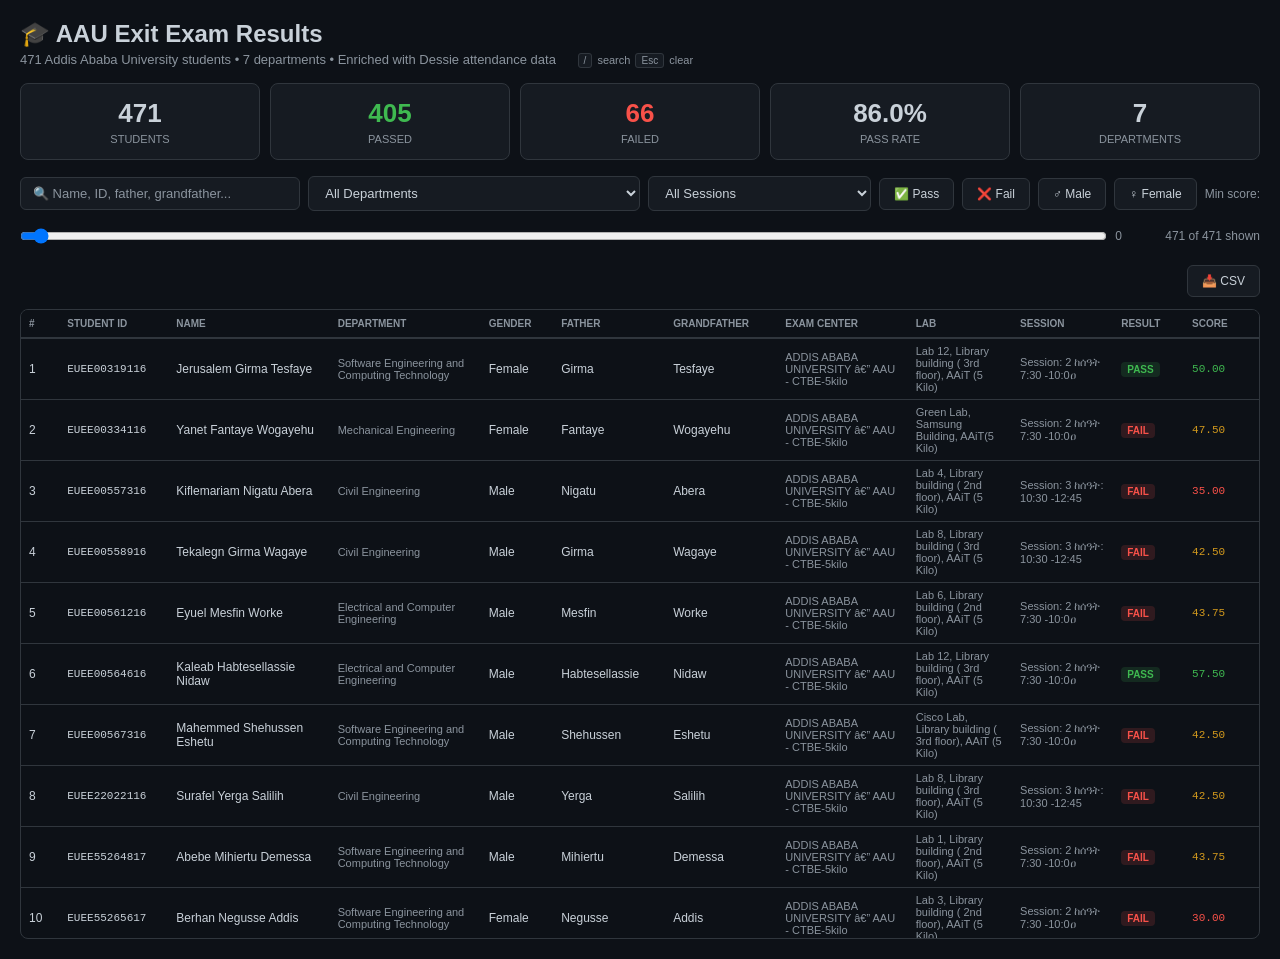
<file: exit-exam-results/exit_exam_results.html>
<!DOCTYPE html>
<html lang="en">
<head>
<meta charset="UTF-8">
<meta name="viewport" content="width=device-width, initial-scale=1.0">
<title>Exit Exam Results - AAU (471 Students)</title>
<style>
:root { --bg: #0d1117; --card: #161b22; --border: #30363d; --text: #c9d1d9; --muted: #8b949e; --pass: #3fb950; --fail: #f85149; --accent: #58a6ff; --warn: #d2991d; }
* { margin:0; padding:0; box-sizing:border-box; }
body { background:var(--bg); color:var(--text); font-family:-apple-system,BlinkMacSystemFont,'Segoe UI',sans-serif; padding:20px; max-width:1600px; margin:0 auto; }
h1 { font-size:24px; margin-bottom:4px; }
.subtitle { color:var(--muted); font-size:13px; margin-bottom:16px; }
.filters { display:flex; gap:8px; flex-wrap:wrap; margin-bottom:12px; align-items:center; }
.filters select, .filters input { background:var(--card); border:1px solid var(--border); color:var(--text); padding:8px 12px; border-radius:6px; font-size:13px; }
.filters select { cursor:pointer; }
.filters input { flex:1; min-width:200px; }
.filters input::placeholder { color:var(--muted); }
.btn { background:var(--card); border:1px solid var(--border); color:var(--text); padding:8px 14px; border-radius:6px; font-size:12px; cursor:pointer; }
.btn:hover { border-color:var(--accent); color:var(--accent); }
.btn.active { background:rgba(88,166,255,0.15); border-color:var(--accent); color:var(--accent); }
.btn-fail.active { background:rgba(248,81,73,0.15); border-color:var(--fail); color:var(--fail); }
.btn-pass.active { background:rgba(63,185,80,0.15); border-color:var(--pass); color:var(--pass); }
.stats { display:grid; grid-template-columns:repeat(auto-fit,minmax(130px,1fr)); gap:10px; margin-bottom:16px; }
.stat-card { background:var(--card); border:1px solid var(--border); border-radius:8px; padding:14px; text-align:center; cursor:pointer; transition:border-color .2s; }
.stat-card:hover { border-color:var(--accent); }
.stat-card .value { font-size:26px; font-weight:700; }
.stat-card .label { font-size:11px; color:var(--muted); margin-top:4px; text-transform:uppercase; }
.stat-card.pass .value { color:var(--pass); }
.stat-card.fail .value { color:var(--fail); }
table { width:100%; border-collapse:collapse; font-size:12px; }
th { text-align:left; padding:8px 8px; border-bottom:2px solid var(--border); color:var(--muted); font-size:10px; text-transform:uppercase; cursor:pointer; user-select:none; white-space:nowrap; position:sticky; top:0; background:var(--bg); z-index:1; }
th:hover { color:var(--accent); }
th .sort-arrow { margin-left:4px; font-size:10px; }
td { padding:6px 8px; border-bottom:1px solid var(--border); }
tr.data-row { cursor:pointer; }
tr.data-row:hover { background:rgba(88,166,255,0.05); }
tr.expanded { background:rgba(88,166,255,0.03); }
tr.expand-detail { display:none; }
tr.expand-detail.show { display:table-row; background:rgba(22,27,34,0.5); }
tr.expand-detail td { padding:12px 16px; }
.attempts-table { width:100%; font-size:11px; margin-top:8px; }
.attempts-table th { background:transparent; font-size:10px; padding:4px 8px; }
.attempts-table td { padding:3px 8px; font-size:11px; }
.badge { display:inline-block; padding:2px 6px; border-radius:4px; font-size:10px; font-weight:600; }
.badge-pass { background:rgba(63,185,80,0.15); color:var(--pass); }
.badge-fail { background:rgba(248,81,73,0.15); color:var(--fail); }
.badge-absent { background:rgba(210,153,29,0.15); color:var(--warn); }
.mono { font-family:'SF Mono',monospace; font-size:11px; }
.muted { color:var(--muted); font-size:11px; }
#result-count { color:var(--muted); font-size:12px; margin-left:12px; }
.export-bar { display:flex; justify-content:flex-end; margin-bottom:12px; }
.table-wrap { max-height:70vh; overflow-y:auto; border:1px solid var(--border); border-radius:8px; }
.kbd { font-size:10px; color:var(--muted); background:var(--card); border:1px solid var(--border); padding:1px 5px; border-radius:3px; margin:0 2px; }
</style>
</head>
<body>
<h1>🎓 AAU Exit Exam Results</h1>
<p class="subtitle">471 Addis Ababa University students • 7 departments • Enriched with Dessie attendance data <span style="margin-left:16px;color:var(--muted);font-size:11px"><span class="kbd">/</span> search <span class="kbd">Esc</span> clear</span></p>

<div class="stats" id="stats"></div>

<div class="filters">
  <input type="text" id="search" placeholder="🔍 Name, ID, father, grandfather..." oninput="applyFilters()">
  <select id="deptFilter" onchange="applyFilters()"><option value="">All Departments</option></select>
  <select id="sessionFilter" onchange="applyFilters()"><option value="">All Sessions</option></select>
  <button class="btn" id="btnPass" onclick="toggleResult('pass')">✅ Pass</button>
  <button class="btn" id="btnFail" onclick="toggleResult('fail')">❌ Fail</button>
  <button class="btn" id="btnMale" onclick="toggleGender('Male')">♂ Male</button>
  <button class="btn" id="btnFemale" onclick="toggleGender('Female')">♀ Female</button>
  <span style="color:var(--muted);font-size:12px">Min score:</span>
  <input type="range" id="scoreSlider" min="0" max="100" value="0" oninput="applyFilters()" style="width:100px;">
  <span id="scoreLabel" style="color:var(--muted);font-size:12px;min-width:30px;">0</span>
  <span id="result-count"></span>
</div>

<div class="export-bar">
  <button class="btn" onclick="exportCSV()">📥 CSV</button>
</div>

<div class="table-wrap">
<table id="results">
<colgroup>
  <col style="width:40px"><col style="width:120px"><col style="width:200px"><col style="width:200px">
  <col style="width:80px"><col style="width:110px"><col style="width:120px">
  <col style="width:160px"><col style="width:130px"><col style="width:130px">
  <col style="width:80px"><col style="width:90px">
</colgroup>
<thead><tr>
  <th onclick="sortTable('idx')"># <span class="sort-arrow"></span></th>
  <th onclick="sortTable('u')">Student ID <span class="sort-arrow"></span></th>
  <th onclick="sortTable('n')">Name <span class="sort-arrow"></span></th>
  <th onclick="sortTable('d')">Department <span class="sort-arrow"></span></th>
  <th onclick="sortTable('g')">Gender <span class="sort-arrow"></span></th>
  <th onclick="sortTable('f')">Father <span class="sort-arrow"></span></th>
  <th onclick="sortTable('gf')">Grandfather <span class="sort-arrow"></span></th>
  <th onclick="sortTable('ec')">Exam Center <span class="sort-arrow"></span></th>
  <th onclick="sortTable('lb')">Lab <span class="sort-arrow"></span></th>
  <th onclick="sortTable('se')">Session <span class="sort-arrow"></span></th>
  <th onclick="sortTable('r')">Result <span class="sort-arrow"></span></th>
  <th onclick="sortTable('sc')">Score <span class="sort-arrow"></span></th>
</tr></thead>
<tbody id="tbody"></tbody>
</table>
</div>

<script>
const DATA = [{"u": "EUEE00319116", "n": "Jerusalem Girma Tesfaye", "s": "ADDIS ABABA UNIVERSITY", "d": "Software Engineering and Computing Technology", "g": "Female", "r": "Pass (2018 End Year - Score: 50.00)", "sc": "50.00", "a": [{"year": "2017 End Year", "score": "0", "status": "Fail", "absent": 0, "disqualified": 0}, {"year": "2017 Mid Year", "score": "N/A", "status": "Fail", "absent": 0, "disqualified": 0}, {"year": "2016 End Year", "score": 47, "status": "Fail", "absent": 0, "disqualified": 0}, {"year": "2018 End Year", "score": "50.00", "status": "Pass", "absent": 0, "disqualified": 0}], "f": "Girma", "gf": "Tesfaye", "ec": "ADDIS ABABA UNIVERSITY â€” AAU - CTBE-5kilo", "lb": "Lab 12, Library building ( 3rd floor), AAiT (5 Kilo)", "se": "Session:  2 ከሰዓት    7:30 -10:0ዐ"}, {"u": "EUEE00334116", "n": "Yanet Fantaye Wogayehu", "s": "ADDIS ABABA UNIVERSITY", "d": "Mechanical Engineering", "g": "Female", "r": "Fail (2018 End Year - Score: 47.50)", "sc": "47.50", "a": [{"year": "2017 End Year", "score": "48", "status": "Fail", "absent": 0, "disqualified": 0}, {"year": "2016 End Year", "score": 37, "status": "Fail", "absent": 0, "disqualified": 0}, {"year": "2018 End Year", "score": "47.50", "status": "Fail", "absent": 0, "disqualified": 0}], "f": "Fantaye", "gf": "Wogayehu", "ec": "ADDIS ABABA UNIVERSITY â€” AAU - CTBE-5kilo", "lb": "Green Lab, Samsung Building, AAiT(5 Kilo)", "se": "Session:  2 ከሰዓት    7:30 -10:0ዐ"}, {"u": "EUEE00557316", "n": "Kiflemariam Nigatu Abera", "s": "ADDIS ABABA UNIVERSITY", "d": "Civil Engineering", "g": "Male", "r": "Fail (2018 End Year - Score: 35.00)", "sc": "35.00", "a": [{"year": "2017 End Year", "score": "40", "status": "Fail", "absent": 0, "disqualified": 0}, {"year": "2017 Mid Year", "score": "35.00", "status": "Fail", "absent": 0, "disqualified": 0}, {"year": "2016 End Year", "score": 44, "status": "Fail", "absent": 0, "disqualified": 0}, {"year": "2018 End Year", "score": "35.00", "status": "Fail", "absent": 0, "disqualified": 0}], "f": "Nigatu", "gf": "Abera", "ec": "ADDIS ABABA UNIVERSITY â€” AAU - CTBE-5kilo", "lb": "Lab 4, Library building ( 2nd  floor), AAiT (5 Kilo)", "se": "Session: 3   ከሰዓት:  10:30 -12:45"}, {"u": "EUEE00558916", "n": "Tekalegn Girma Wagaye", "s": "ADDIS ABABA UNIVERSITY", "d": "Civil Engineering", "g": "Male", "r": "Fail (2018 End Year - Score: 42.50)", "sc": "42.50", "a": [{"year": "2017 End Year", "score": "34", "status": "Fail", "absent": 0, "disqualified": 0}, {"year": "2016 End Year", "score": 39, "status": "Fail", "absent": 0, "disqualified": 0}, {"year": "2018 End Year", "score": "42.50", "status": "Fail", "absent": 0, "disqualified": 0}], "f": "Girma", "gf": "Wagaye", "ec": "ADDIS ABABA UNIVERSITY â€” AAU - CTBE-5kilo", "lb": "Lab 8, Library building ( 3rd floor), AAiT (5 Kilo)", "se": "Session: 3   ከሰዓት:  10:30 -12:45"}, {"u": "EUEE00561216", "n": "Eyuel Mesfin Worke", "s": "ADDIS ABABA UNIVERSITY", "d": "Electrical and Computer Engineering", "g": "Male", "r": "Fail (2018 End Year - Score: 43.75)", "sc": "43.75", "a": [{"year": "2017 End Year", "score": "NG", "status": "Fail", "absent": 0, "disqualified": 1}, {"year": "2017 Mid Year", "score": "43.00", "status": "Fail", "absent": 0, "disqualified": 0}, {"year": "2016 End Year", "score": 45, "status": "Fail", "absent": 0, "disqualified": 0}, {"year": "2018 End Year", "score": "43.75", "status": "Fail", "absent": 0, "disqualified": 0}], "f": "Mesfin", "gf": "Worke", "ec": "ADDIS ABABA UNIVERSITY â€” AAU - CTBE-5kilo", "lb": "Lab 6, Library building ( 2nd  floor), AAiT (5 Kilo)", "se": "Session:  2 ከሰዓት    7:30 -10:0ዐ"}, {"u": "EUEE00564616", "n": "Kaleab Habtesellassie Nidaw", "s": "ADDIS ABABA UNIVERSITY", "d": "Electrical and Computer Engineering", "g": "Male", "r": "Pass (2018 End Year - Score: 57.50)", "sc": "57.50", "a": [{"year": "2017 End Year", "score": "45", "status": "Fail", "absent": 0, "disqualified": 0}, {"year": "2017 Mid Year", "score": "45.00", "status": "Fail", "absent": 0, "disqualified": 0}, {"year": "2016 End Year", "score": 40, "status": "Fail", "absent": 0, "disqualified": 0}, {"year": "2018 Mid Year", "score": "NG", "status": "Fail", "absent": 0, "disqualified": 1}, {"year": "2018 End Year", "score": "57.50", "status": "Pass", "absent": 0, "disqualified": 0}], "f": "Habtesellassie", "gf": "Nidaw", "ec": "ADDIS ABABA UNIVERSITY â€” AAU - CTBE-5kilo", "lb": "Lab 12, Library building ( 3rd floor), AAiT (5 Kilo)", "se": "Session:  2 ከሰዓት    7:30 -10:0ዐ"}, {"u": "EUEE00567316", "n": "Mahemmed Shehussen Eshetu", "s": "ADDIS ABABA UNIVERSITY", "d": "Software Engineering and Computing Technology", "g": "Male", "r": "Fail (2018 End Year - Score: 42.50)", "sc": "42.50", "a": [{"year": "2017 Mid Year", "score": "39.00", "status": "Fail", "absent": 0, "disqualified": 0}, {"year": "2016 End Year", "score": 45, "status": "Fail", "absent": 0, "disqualified": 0}, {"year": "2018 Mid Year", "score": "NG", "status": "Fail", "absent": 0, "disqualified": 1}, {"year": "2018 End Year", "score": "42.50", "status": "Fail", "absent": 0, "disqualified": 0}], "f": "Shehussen", "gf": "Eshetu", "ec": "ADDIS ABABA UNIVERSITY â€” AAU - CTBE-5kilo", "lb": "Cisco Lab, Library building ( 3rd floor), AAiT (5 Kilo)", "se": "Session:  2 ከሰዓት    7:30 -10:0ዐ"}, {"u": "EUEE22022116", "n": "Surafel Yerga Salilih", "s": "ADDIS ABABA UNIVERSITY", "d": "Civil Engineering", "g": "Male", "r": "Fail (2018 End Year - Score: 42.50)", "sc": "42.50", "a": [{"year": "2017 End Year", "score": "41", "status": "Fail", "absent": 0, "disqualified": 0}, {"year": "2017 Mid Year", "score": "44.00", "status": "Fail", "absent": 0, "disqualified": 0}, {"year": "2016 End Year", "score": 42, "status": "Fail", "absent": 0, "disqualified": 0}, {"year": "2018 Mid Year", "score": "NG", "status": "Fail", "absent": 0, "disqualified": 1}, {"year": "2018 End Year", "score": "42.50", "status": "Fail", "absent": 0, "disqualified": 0}], "f": "Yerga", "gf": "Salilih", "ec": "ADDIS ABABA UNIVERSITY â€” AAU - CTBE-5kilo", "lb": "Lab 8, Library building ( 3rd floor), AAiT (5 Kilo)", "se": "Session: 3   ከሰዓት:  10:30 -12:45"}, {"u": "EUEE55264817", "n": "Abebe Mihiertu Demessa", "s": "ADDIS ABABA UNIVERSITY", "d": "Software Engineering and Computing Technology", "g": "Male", "r": "Fail (2018 End Year - Score: 43.75)", "sc": "43.75", "a": [{"year": "2017 End Year", "score": "49", "status": "Fail", "absent": 0, "disqualified": 0}, {"year": "2018 Mid Year", "score": "NG", "status": "Fail", "absent": 0, "disqualified": 1}, {"year": "2018 End Year", "score": "43.75", "status": "Fail", "absent": 0, "disqualified": 0}], "f": "Mihiertu", "gf": "Demessa", "ec": "ADDIS ABABA UNIVERSITY â€” AAU - CTBE-5kilo", "lb": "Lab 1, Library building ( 2nd  floor), AAiT (5 Kilo)", "se": "Session:  2 ከሰዓት    7:30 -10:0ዐ"}, {"u": "EUEE55265617", "n": "Berhan Negusse Addis", "s": "ADDIS ABABA UNIVERSITY", "d": "Software Engineering and Computing Technology", "g": "Female", "r": "Fail (2018 End Year - Score: 30.00)", "sc": "30.00", "a": [{"year": "2017 End Year", "score": "32", "status": "Fail", "absent": 0, "disqualified": 0}, {"year": "2018 Mid Year", "score": "NG", "status": "Fail", "absent": 0, "disqualified": 1}, {"year": "2018 End Year", "score": "30.00", "status": "Fail", "absent": 0, "disqualified": 0}], "f": "Negusse", "gf": "Addis", "ec": "ADDIS ABABA UNIVERSITY â€” AAU - CTBE-5kilo", "lb": "Lab 3, Library building ( 2nd  floor), AAiT (5 Kilo)", "se": "Session:  2 ከሰዓት    7:30 -10:0ዐ"}, {"u": "EUEE55265817", "n": "Emebet Sisay Dessie", "s": "ADDIS ABABA UNIVERSITY", "d": "Software Engineering and Computing Technology", "g": "Female", "r": "Fail (2018 End Year - Score: 30.00)", "sc": "30.00", "a": [{"year": "2017 End Year", "score": "42", "status": "Fail", "absent": 0, "disqualified": 0}, {"year": "2018 End Year", "score": "30.00", "status": "Fail", "absent": 0, "disqualified": 0}], "f": "Sisay", "gf": "Dessie", "ec": "ADDIS ABABA UNIVERSITY â€” AAU - CTBE-5kilo", "lb": "Lab 5, Library building ( 2nd  floor), AAiT (5 Kilo)", "se": "Session:  2 ከሰዓት    7:30 -10:0ዐ"}, {"u": "EUEE55266117", "n": "Geremew Derese Tefera", "s": "ADDIS ABABA UNIVERSITY", "d": "Software Engineering and Computing Technology", "g": "Male", "r": "Fail (2018 End Year - Score: 28.75)", "sc": "28.75", "a": [{"year": "2017 End Year", "score": "34", "status": "Fail", "absent": 0, "disqualified": 0}, {"year": "2018 Mid Year", "score": "NG", "status": "Fail", "absent": 0, "disqualified": 1}, {"year": "2018 End Year", "score": "28.75", "status": "Fail", "absent": 0, "disqualified": 0}], "f": "Derese", "gf": "Tefera", "ec": "ADDIS ABABA UNIVERSITY â€” AAU - CTBE-5kilo", "lb": "Lab 8, Library building ( 3rd floor), AAiT (5 Kilo)", "se": "Session:  2 ከሰዓት    7:30 -10:0ዐ"}, {"u": "EUEE55268117", "n": "Yabsira Getinet Kebede", "s": "ADDIS ABABA UNIVERSITY", "d": "Software Engineering and Computing Technology", "g": "Male", "r": "Fail (2018 End Year - Score: 46.25)", "sc": "46.25", "a": [{"year": "2017 End Year", "score": "42", "status": "Fail", "absent": 0, "disqualified": 0}, {"year": "2018 Mid Year", "score": "NG", "status": "Fail", "absent": 0, "disqualified": 1}, {"year": "2018 End Year", "score": "46.25", "status": "Fail", "absent": 0, "disqualified": 0}], "f": "Getinet", "gf": "Kebede", "ec": "ADDIS ABABA UNIVERSITY â€” AAU - CTBE-5kilo", "lb": "Green Lab, Samsung Building, AAiT(5 Kilo)", "se": "Session:  2 ከሰዓት    7:30 -10:0ዐ"}, {"u": "EUEE55268617", "n": "Yonatan Megersa Haile", "s": "ADDIS ABABA UNIVERSITY", "d": "Software Engineering and Computing Technology", "g": "Male", "r": "Fail (2018 End Year - Score: 33.75)", "sc": "33.75", "a": [{"year": "2017 End Year", "score": "41", "status": "Fail", "absent": 0, "disqualified": 0}, {"year": "2018 Mid Year", "score": "NG", "status": "Fail", "absent": 0, "disqualified": 1}, {"year": "2018 End Year", "score": "33.75", "status": "Fail", "absent": 0, "disqualified": 0}], "f": "Megersa", "gf": "Haile", "ec": "ADDIS ABABA UNIVERSITY â€” AAU - CTBE-5kilo", "lb": "Brown Lab, Samsung Building, AAiT(5 Kilo)", "se": "Session:  2 ከሰዓት    7:30 -10:0ዐ"}, {"u": "EUEE55281917", "n": "Yordanos Syfie Tadesse", "s": "ADDIS ABABA UNIVERSITY", "d": "Construction Technology and Management", "g": "Female", "r": "Pass (2018 End Year - Score: 51.00)", "sc": "51.00", "a": [{"year": "2017 End Year", "score": "41", "status": "Fail", "absent": 0, "disqualified": 0}, {"year": "2018 End Year", "score": "51.00", "status": "Pass", "absent": 0, "disqualified": 0}], "f": "Syfie", "gf": "Tadesse", "ec": "ADDIS ABABA UNIVERSITY â€” AAU - CTBE-5kilo", "lb": "Lab 12, Library building ( 3rd floor), AAiT (5 Kilo)", "se": "Session: 3   ከሰዓት:  10:30 -12:45"}, {"u": "adda0161216", "n": "Bezawit Shiferaw Garomssa", "s": "ADDIS ABABA UNIVERSITY", "d": "Construction Technology and Management", "g": "Female", "r": "Fail (2018 End Year - Score: 42.00)", "sc": "42.00", "a": [{"year": "2017 End Year", "score": "37", "status": "Fail", "absent": 0, "disqualified": 0}, {"year": "2016 End Year", "score": 38, "status": "Fail", "absent": 0, "disqualified": 0}, {"year": "2016 Mid Year", "score": "29", "status": "Fail", "absent": 0, "disqualified": 0}, {"year": "2018 Mid Year", "score": "NG", "status": "Fail", "absent": 0, "disqualified": 1}, {"year": "2018 End Year", "score": "42.00", "status": "Fail", "absent": 0, "disqualified": 0}], "f": "Shiferaw", "gf": "Garomssa", "ec": "ADDIS ABABA UNIVERSITY â€” AAU - CTBE-5kilo", "lb": "Lab 1, Library building ( 2nd  floor), AAiT (5 Kilo)", "se": "Session: 3   ከሰዓት:  10:30 -12:45"}, {"u": "adda157355", "n": "Bereket Tesfamariam Tefera", "s": "ADDIS ABABA UNIVERSITY", "d": "Civil Engineering", "g": "Male", "r": "Pass (2018 End Year - Score: 50.00)", "sc": "50.00", "a": [{"year": "2018 Mid Year", "score": "NG", "status": "Fail", "absent": 0, "disqualified": 1}, {"year": "2018 End Year", "score": "50.00", "status": "Pass", "absent": 0, "disqualified": 0}], "f": "Tesfamariam", "gf": "Tefera", "ec": "ADDIS ABABA UNIVERSITY â€” AAU - CTBE-5kilo", "lb": "Lab 1, Library building ( 2nd  floor), AAiT (5 Kilo)", "se": "Session: 3   ከሰዓት:  10:30 -12:45"}, {"u": "euee03524818", "n": "Assefa Melaku Yimam", "s": "ADDIS ABABA UNIVERSITY", "d": "Civil Engineering", "g": "Male", "r": "Pass (2018 End Year - Score: 60.00)", "sc": "60.00", "a": [{"year": "2018 Mid Year", "score": "49", "status": "Fail", "absent": 0, "disqualified": 0}, {"year": "2018 End Year", "score": "60.00", "status": "Pass", "absent": 0, "disqualified": 0}], "f": "Melaku", "gf": "Yimam", "ec": "ADDIS ABABA UNIVERSITY â€” AAU - CTBE-5kilo", "lb": "Lab 1, Library building ( 2nd  floor), AAiT (5 Kilo)", "se": "Session: 3   ከሰዓት:  10:30 -12:45"}, {"u": "euee03525718", "n": "Fiseha Alemayehu Mekonnen", "s": "ADDIS ABABA UNIVERSITY", "d": "Civil Engineering", "g": "Male", "r": "Pass (2018 End Year - Score: 52.50)", "sc": "52.50", "a": [{"year": "2018 Mid Year", "score": "39", "status": "Fail", "absent": 0, "disqualified": 0}, {"year": "2018 End Year", "score": "52.50", "status": "Pass", "absent": 0, "disqualified": 0}], "f": "Alemayehu", "gf": "Mekonnen", "ec": "ADDIS ABABA UNIVERSITY â€” AAU - CTBE-5kilo", "lb": "Lab 3, Library building ( 2nd  floor), AAiT (5 Kilo)", "se": "Session: 3   ከሰዓት:  10:30 -12:45"}, {"u": "euee03526018", "n": "Gebremedhin Teklay Tareke", "s": "ADDIS ABABA UNIVERSITY", "d": "Civil Engineering", "g": "Male", "r": "Pass (2018 End Year - Score: 50.00)", "sc": "50.00", "a": [{"year": "2018 Mid Year", "score": "48", "status": "Fail", "absent": 0, "disqualified": 0}, {"year": "2018 End Year", "score": "50.00", "status": "Pass", "absent": 0, "disqualified": 0}], "f": "Teklay", "gf": "Tareke", "ec": "ADDIS ABABA UNIVERSITY â€” AAU - CTBE-5kilo", "lb": "Lab 3, Library building ( 2nd  floor), AAiT (5 Kilo)", "se": "Session: 3   ከሰዓት:  10:30 -12:45"}, {"u": "euee03526718", "n": "Million Lemmi Haile", "s": "ADDIS ABABA UNIVERSITY", "d": "Civil Engineering", "g": "Male", "r": "Fail (2018 End Year - Score: 30.00)", "sc": "30.00", "a": [{"year": "2018 Mid Year", "score": "46", "status": "Fail", "absent": 0, "disqualified": 0}, {"year": "2018 End Year", "score": "30.00", "status": "Fail", "absent": 0, "disqualified": 0}], "f": "Lemmi", "gf": "Haile", "ec": "ADDIS ABABA UNIVERSITY â€” AAU - CTBE-5kilo", "lb": "Lab 5, Library building ( 2nd  floor), AAiT (5 Kilo)", "se": "Session: 3   ከሰዓት:  10:30 -12:45"}, {"u": "euee03526918", "n": "Mohamed Abdella Abduselam", "s": "ADDIS ABABA UNIVERSITY", "d": "Civil Engineering", "g": "Male", "r": "Pass (2018 End Year - Score: 68.75)", "sc": "68.75", "a": [{"year": "2018 End Year", "score": "68.75", "status": "Pass", "absent": 0, "disqualified": 0}], "f": "Abdella", "gf": "Abduselam", "ec": "ADDIS ABABA UNIVERSITY â€” AAU - CTBE-5kilo", "lb": "Lab 6, Library building ( 2nd  floor), AAiT (5 Kilo)", "se": "Session: 3   ከሰዓት:  10:30 -12:45"}, {"u": "euee03527418", "n": "Yabets Kifle Woldehana", "s": "ADDIS ABABA UNIVERSITY", "d": "Civil Engineering", "g": "Male", "r": "Fail (2018 End Year - Score: 43.75)", "sc": "43.75", "a": [{"year": "2018 Mid Year", "score": "46", "status": "Fail", "absent": 0, "disqualified": 0}, {"year": "2018 End Year", "score": "43.75", "status": "Fail", "absent": 0, "disqualified": 0}], "f": "Kifle", "gf": "Woldehana", "ec": "ADDIS ABABA UNIVERSITY â€” AAU - CTBE-5kilo", "lb": "Lab 11, Library building ( 3rd floor), AAiT (5 Kilo)", "se": "Session: 3   ከሰዓት:  10:30 -12:45"}, {"u": "euee03527518", "n": "Yalew Wolde Alemu", "s": "ADDIS ABABA UNIVERSITY", "d": "Civil Engineering", "g": "Male", "r": "Fail (2018 End Year - Score: 47.50)", "sc": "47.50", "a": [{"year": "2018 Mid Year", "score": "41", "status": "Fail", "absent": 0, "disqualified": 0}, {"year": "2018 End Year", "score": "47.50", "status": "Fail", "absent": 0, "disqualified": 0}], "f": "Wolde", "gf": "Alemu", "ec": "ADDIS ABABA UNIVERSITY â€” AAU - CTBE-5kilo", "lb": "Lab 11, Library building ( 3rd floor), AAiT (5 Kilo)", "se": "Session: 3   ከሰዓት:  10:30 -12:45"}, {"u": "euee03527618", "n": "Yosef Wondimu Tafesse", "s": "ADDIS ABABA UNIVERSITY", "d": "Civil Engineering", "g": "Male", "r": "Fail (2018 End Year - Score: 37.50)", "sc": "37.50", "a": [{"year": "2018 Mid Year", "score": "NG", "status": "Fail", "absent": 0, "disqualified": 1}, {"year": "2018 End Year", "score": "37.50", "status": "Fail", "absent": 0, "disqualified": 0}], "f": "Wondimu", "gf": "Tafesse", "ec": "ADDIS ABABA UNIVERSITY â€” AAU - CTBE-5kilo", "lb": "Lab 12, Library building ( 3rd floor), AAiT (5 Kilo)", "se": "Session: 3   ከሰዓት:  10:30 -12:45"}, {"u": "euee03527718", "n": "Franol Abraham Oljira", "s": "ADDIS ABABA UNIVERSITY", "d": "Civil Engineering", "g": "Male", "r": "Pass (2018 End Year - Score: 51.25)", "sc": "51.25", "a": [{"year": "2018 Mid Year", "score": "42", "status": "Fail", "absent": 0, "disqualified": 0}, {"year": "2018 End Year", "score": "51.25", "status": "Pass", "absent": 0, "disqualified": 0}], "f": "Abraham", "gf": "Oljira", "ec": "ADDIS ABABA UNIVERSITY â€” AAU - CTBE-5kilo", "lb": "Lab 3, Library building ( 2nd  floor), AAiT (5 Kilo)", "se": "Session: 3   ከሰዓት:  10:30 -12:45"}, {"u": "euee18414418", "n": "Abdulmueen Sulyman Ahmed", "s": "ADDIS ABABA UNIVERSITY", "d": "Chemical Engineering", "g": "Male", "r": "Pass (2018 End Year - Score: 77.50)", "sc": "77.50", "a": [{"year": "2018 End Year", "score": "77.50", "status": "Pass", "absent": 0, "disqualified": 0}], "f": "Sulyman", "gf": "Ahmed", "ec": "ADDIS ABABA UNIVERSITY â€” AAU - CTBE-5kilo", "lb": "Lab 1, Library building ( 2nd  floor), AAiT (5 Kilo)", "se": "Session: 3   ከሰዓት:  10:30 -12:45"}, {"u": "euee18414518", "n": "AKSAN AMANUEL ALEMAYHU", "s": "ADDIS ABABA UNIVERSITY", "d": "Chemical Engineering", "g": "Female", "r": "Pass (2018 End Year - Score: 63.75)", "sc": "63.75", "a": [{"year": "2018 End Year", "score": "63.75", "status": "Pass", "absent": 0, "disqualified": 0}], "f": "AMANUEL", "gf": "ALEMAYHU", "ec": "ADDIS ABABA UNIVERSITY â€” AAU - CTBE-5kilo", "lb": "Lab 1, Library building ( 2nd  floor), AAiT (5 Kilo)", "se": "Session: 3   ከሰዓት:  10:30 -12:45"}, {"u": "euee18414618", "n": "Ayane Elias Ermias", "s": "ADDIS ABABA UNIVERSITY", "d": "Chemical Engineering", "g": "Female", "r": "Pass (2018 End Year - Score: 60.00)", "sc": "60.00", "a": [{"year": "2018 End Year", "score": "60.00", "status": "Pass", "absent": 0, "disqualified": 0}], "f": "Elias", "gf": "Ermias", "ec": "ADDIS ABABA UNIVERSITY â€” AAU - CTBE-5kilo", "lb": "Lab 1, Library building ( 2nd  floor), AAiT (5 Kilo)", "se": "Session: 3   ከሰዓት:  10:30 -12:45"}, {"u": "euee18414718", "n": "Bikila Ebisa Hailu", "s": "ADDIS ABABA UNIVERSITY", "d": "Chemical Engineering", "g": "Male", "r": "Pass (2018 End Year - Score: 62.50)", "sc": "62.50", "a": [{"year": "2018 End Year", "score": "62.50", "status": "Pass", "absent": 0, "disqualified": 0}], "f": "Ebisa", "gf": "Hailu", "ec": "ADDIS ABABA UNIVERSITY â€” AAU - CTBE-5kilo", "lb": "Lab 1, Library building ( 2nd  floor), AAiT (5 Kilo)", "se": "Session: 3   ከሰዓት:  10:30 -12:45"}, {"u": "euee18414818", "n": "Dessalegn Azimera Deres", "s": "ADDIS ABABA UNIVERSITY", "d": "Chemical Engineering", "g": "Male", "r": "Pass (2018 End Year - Score: 67.50)", "sc": "67.50", "a": [{"year": "2018 End Year", "score": "67.50", "status": "Pass", "absent": 0, "disqualified": 0}], "f": "Azimera", "gf": "Deres", "ec": "ADDIS ABABA UNIVERSITY â€” AAU - CTBE-5kilo", "lb": "Lab 2, Library building ( 2nd  floor), AAiT (5 Kilo)", "se": "Session: 3   ከሰዓት:  10:30 -12:45"}, {"u": "euee18414918", "n": "Emadudin Omer Yirga", "s": "ADDIS ABABA UNIVERSITY", "d": "Chemical Engineering", "g": "Male", "r": "Pass (2018 End Year - Score: 77.50)", "sc": "77.50", "a": [{"year": "2018 End Year", "score": "77.50", "status": "Pass", "absent": 0, "disqualified": 0}], "f": "Omer", "gf": "Yirga", "ec": "ADDIS ABABA UNIVERSITY â€” AAU - CTBE-5kilo", "lb": "Lab 2, Library building ( 2nd  floor), AAiT (5 Kilo)", "se": "Session: 3   ከሰዓት:  10:30 -12:45"}, {"u": "euee18415018", "n": "Endale Dejene Zewde", "s": "ADDIS ABABA UNIVERSITY", "d": "Chemical Engineering", "g": "Male", "r": "Pass (2018 End Year - Score: 78.75)", "sc": "78.75", "a": [{"year": "2018 End Year", "score": "78.75", "status": "Pass", "absent": 0, "disqualified": 0}], "f": "Dejene", "gf": "Zewde", "ec": "ADDIS ABABA UNIVERSITY â€” AAU - CTBE-5kilo", "lb": "Lab 2, Library building ( 2nd  floor), AAiT (5 Kilo)", "se": "Session: 3   ከሰዓት:  10:30 -12:45"}, {"u": "euee18415118", "n": "GIRUM TESFAYE TIRFE", "s": "ADDIS ABABA UNIVERSITY", "d": "Chemical Engineering", "g": "Male", "r": "Pass (2018 End Year - Score: 73.75)", "sc": "73.75", "a": [{"year": "2018 End Year", "score": "73.75", "status": "Pass", "absent": 0, "disqualified": 0}], "f": "TESFAYE", "gf": "TIRFE", "ec": "ADDIS ABABA UNIVERSITY â€” AAU - CTBE-5kilo", "lb": "Lab 3, Library building ( 2nd  floor), AAiT (5 Kilo)", "se": "Session: 3   ከሰዓት:  10:30 -12:45"}, {"u": "euee18415218", "n": "Hayat Jemal Seid", "s": "ADDIS ABABA UNIVERSITY", "d": "Chemical Engineering", "g": "Female", "r": "Fail (2018 End Year - Score: 42.50)", "sc": "42.50", "a": [{"year": "2018 End Year", "score": "42.50", "status": "Fail", "absent": 0, "disqualified": 0}], "f": "Jemal", "gf": "Seid", "ec": "ADDIS ABABA UNIVERSITY â€” AAU - CTBE-5kilo", "lb": "Lab 3, Library building ( 2nd  floor), AAiT (5 Kilo)", "se": "Session: 3   ከሰዓት:  10:30 -12:45"}, {"u": "euee18415318", "n": "Ibrahim Hassen Hussein", "s": "ADDIS ABABA UNIVERSITY", "d": "Chemical Engineering", "g": "Male", "r": "Pass (2018 End Year - Score: 68.75)", "sc": "68.75", "a": [{"year": "2018 End Year", "score": "68.75", "status": "Pass", "absent": 0, "disqualified": 0}], "f": "Hassen", "gf": "Hussein", "ec": "ADDIS ABABA UNIVERSITY â€” AAU - CTBE-5kilo", "lb": "Lab 4, Library building ( 2nd  floor), AAiT (5 Kilo)", "se": "Session: 3   ከሰዓት:  10:30 -12:45"}, {"u": "euee18415418", "n": "Israel Semunigus Tezera", "s": "ADDIS ABABA UNIVERSITY", "d": "Chemical Engineering", "g": "Male", "r": "Pass (2018 End Year - Score: 77.50)", "sc": "77.50", "a": [{"year": "2018 End Year", "score": "77.50", "status": "Pass", "absent": 0, "disqualified": 0}], "f": "Semunigus", "gf": "Tezera", "ec": "ADDIS ABABA UNIVERSITY â€” AAU - CTBE-5kilo", "lb": "Lab 4, Library building ( 2nd  floor), AAiT (5 Kilo)", "se": "Session: 3   ከሰዓት:  10:30 -12:45"}, {"u": "euee18415518", "n": "Kidus Mulugeta Hailu", "s": "ADDIS ABABA UNIVERSITY", "d": "Chemical Engineering", "g": "Male", "r": "Pass (2018 End Year - Score: 78.75)", "sc": "78.75", "a": [{"year": "2018 End Year", "score": "78.75", "status": "Pass", "absent": 0, "disqualified": 0}], "f": "Mulugeta", "gf": "Hailu", "ec": "ADDIS ABABA UNIVERSITY â€” AAU - CTBE-5kilo", "lb": "Lab 4, Library building ( 2nd  floor), AAiT (5 Kilo)", "se": "Session: 3   ከሰዓት:  10:30 -12:45"}, {"u": "euee18415618", "n": "Maryam Abdikarim Abshir", "s": "ADDIS ABABA UNIVERSITY", "d": "Chemical Engineering", "g": "Female", "r": "Pass (2018 End Year - Score: 67.50)", "sc": "67.50", "a": [{"year": "2018 End Year", "score": "67.50", "status": "Pass", "absent": 0, "disqualified": 0}], "f": "Abdikarim", "gf": "Abshir", "ec": "ADDIS ABABA UNIVERSITY â€” AAU - CTBE-5kilo", "lb": "Lab 5, Library building ( 2nd  floor), AAiT (5 Kilo)", "se": "Session: 3   ከሰዓት:  10:30 -12:45"}, {"u": "euee18415718", "n": "Mohammed Abdela Hussen", "s": "ADDIS ABABA UNIVERSITY", "d": "Chemical Engineering", "g": "Male", "r": "Pass (2018 End Year - Score: 76.25)", "sc": "76.25", "a": [{"year": "2018 End Year", "score": "76.25", "status": "Pass", "absent": 0, "disqualified": 0}], "f": "Abdela", "gf": "Hussen", "ec": "ADDIS ABABA UNIVERSITY â€” AAU - CTBE-5kilo", "lb": "Lab 6, Library building ( 2nd  floor), AAiT (5 Kilo)", "se": "Session: 3   ከሰዓት:  10:30 -12:45"}, {"u": "euee18415818", "n": "Nathan Girma Lebeta", "s": "ADDIS ABABA UNIVERSITY", "d": "Chemical Engineering", "g": "Male", "r": "Pass (2018 End Year - Score: 66.25)", "sc": "66.25", "a": [{"year": "2018 End Year", "score": "66.25", "status": "Pass", "absent": 0, "disqualified": 0}], "f": "Girma", "gf": "Lebeta", "ec": "ADDIS ABABA UNIVERSITY â€” AAU - CTBE-5kilo", "lb": "Lab 6, Library building ( 2nd  floor), AAiT (5 Kilo)", "se": "Session: 3   ከሰዓት:  10:30 -12:45"}, {"u": "euee18415918", "n": "Rani Mulualem Kushina", "s": "ADDIS ABABA UNIVERSITY", "d": "Chemical Engineering", "g": "Female", "r": "Pass (2018 End Year - Score: 62.50)", "sc": "62.50", "a": [{"year": "2018 End Year", "score": "62.50", "status": "Pass", "absent": 0, "disqualified": 0}], "f": "Mulualem", "gf": "Kushina", "ec": "ADDIS ABABA UNIVERSITY â€” AAU - CTBE-5kilo", "lb": "Lab 6, Library building ( 2nd  floor), AAiT (5 Kilo)", "se": "Session: 3   ከሰዓት:  10:30 -12:45"}, {"u": "euee18416018", "n": "SUMEYA MURAD YASSIN", "s": "ADDIS ABABA UNIVERSITY", "d": "Chemical Engineering", "g": "Female", "r": "Pass (2018 End Year - Score: 56.25)", "sc": "56.25", "a": [{"year": "2018 End Year", "score": "56.25", "status": "Pass", "absent": 0, "disqualified": 0}], "f": "MURAD", "gf": "YASSIN", "ec": "ADDIS ABABA UNIVERSITY â€” AAU - CTBE-5kilo", "lb": "Lab 8, Library building ( 3rd floor), AAiT (5 Kilo)", "se": "Session: 3   ከሰዓት:  10:30 -12:45"}, {"u": "euee18416118", "n": "Teme Dawit Asale", "s": "ADDIS ABABA UNIVERSITY", "d": "Chemical Engineering", "g": "Male", "r": "Fail (2018 End Year - Score: 35.00)", "sc": "35.00", "a": [{"year": "2018 End Year", "score": "35.00", "status": "Fail", "absent": 0, "disqualified": 0}], "f": "Dawit", "gf": "Asale", "ec": "ADDIS ABABA UNIVERSITY â€” AAU - CTBE-5kilo", "lb": "Lab 8, Library building ( 3rd floor), AAiT (5 Kilo)", "se": "Session: 3   ከሰዓት:  10:30 -12:45"}, {"u": "euee18416218", "n": "Werknesh Birhan Akalu", "s": "ADDIS ABABA UNIVERSITY", "d": "Chemical Engineering", "g": "Female", "r": "Pass (2018 End Year - Score: 56.25)", "sc": "56.25", "a": [{"year": "2018 End Year", "score": "56.25", "status": "Pass", "absent": 0, "disqualified": 0}], "f": "Birhan", "gf": "Akalu", "ec": "ADDIS ABABA UNIVERSITY â€” AAU - CTBE-5kilo", "lb": "Lab 11, Library building ( 3rd floor), AAiT (5 Kilo)", "se": "Session: 3   ከሰዓት:  10:30 -12:45"}, {"u": "euee18416318", "n": "Yohannes Berhanu Degu", "s": "ADDIS ABABA UNIVERSITY", "d": "Chemical Engineering", "g": "Male", "r": "Pass (2018 End Year - Score: 81.25)", "sc": "81.25", "a": [{"year": "2018 End Year", "score": "81.25", "status": "Pass", "absent": 0, "disqualified": 0}], "f": "Berhanu", "gf": "Degu", "ec": "ADDIS ABABA UNIVERSITY â€” AAU - CTBE-5kilo", "lb": "Lab 11, Library building ( 3rd floor), AAiT (5 Kilo)", "se": "Session: 3   ከሰዓት:  10:30 -12:45"}, {"u": "euee18416418", "n": "YORDANOS BIRHANU SIMA", "s": "ADDIS ABABA UNIVERSITY", "d": "Chemical Engineering", "g": "Female", "r": "Pass (2018 End Year - Score: 58.75)", "sc": "58.75", "a": [{"year": "2018 End Year", "score": "58.75", "status": "Pass", "absent": 0, "disqualified": 0}], "f": "BIRHANU", "gf": "SIMA", "ec": "ADDIS ABABA UNIVERSITY â€” AAU - CTBE-5kilo", "lb": "Lab 11, Library building ( 3rd floor), AAiT (5 Kilo)", "se": "Session: 3   ከሰዓት:  10:30 -12:45"}, {"u": "euee18416518", "n": "Yordanos Seyfu Ketema", "s": "ADDIS ABABA UNIVERSITY", "d": "Chemical Engineering", "g": "Female", "r": "Pass (2018 End Year - Score: 71.25)", "sc": "71.25", "a": [{"year": "2018 End Year", "score": "71.25", "status": "Pass", "absent": 0, "disqualified": 0}], "f": "Seyfu", "gf": "Ketema", "ec": "ADDIS ABABA UNIVERSITY â€” AAU - CTBE-5kilo", "lb": "Lab 12, Library building ( 3rd floor), AAiT (5 Kilo)", "se": "Session: 3   ከሰዓት:  10:30 -12:45"}, {"u": "euee18416618", "n": "Horenus Salih Nejimudin", "s": "ADDIS ABABA UNIVERSITY", "d": "Chemical Engineering", "g": "Female", "r": "Pass (2018 End Year - Score: 55.00)", "sc": "55.00", "a": [{"year": "2018 End Year", "score": "55.00", "status": "Pass", "absent": 0, "disqualified": 0}], "f": "Salih", "gf": "Nejimudin", "ec": "ADDIS ABABA UNIVERSITY â€” AAU - CTBE-5kilo", "lb": "Lab 3, Library building ( 2nd  floor), AAiT (5 Kilo)", "se": "Session: 3   ከሰዓት:  10:30 -12:45"}, {"u": "euee18416718", "n": "Rodina Mehammed Wegayehu", "s": "ADDIS ABABA UNIVERSITY", "d": "Chemical Engineering", "g": "Female", "r": "Pass (2018 End Year - Score: 53.75)", "sc": "53.75", "a": [{"year": "2018 End Year", "score": "53.75", "status": "Pass", "absent": 0, "disqualified": 0}], "f": "Mehammed", "gf": "Wegayehu", "ec": "ADDIS ABABA UNIVERSITY â€” AAU - CTBE-5kilo", "lb": "Lab 6, Library building ( 2nd  floor), AAiT (5 Kilo)", "se": "Session: 3   ከሰዓት:  10:30 -12:45"}, {"u": "euee18416818", "n": "Mahder Getachew Sitotaw", "s": "ADDIS ABABA UNIVERSITY", "d": "Chemical Engineering", "g": "Female", "r": "Pass (2018 End Year - Score: 52.50)", "sc": "52.50", "a": [{"year": "2018 End Year", "score": "52.50", "status": "Pass", "absent": 0, "disqualified": 0}], "f": "Getachew", "gf": "Sitotaw", "ec": "ADDIS ABABA UNIVERSITY â€” AAU - CTBE-5kilo", "lb": "Lab 5, Library building ( 2nd  floor), AAiT (5 Kilo)", "se": "Session: 3   ከሰዓት:  10:30 -12:45"}, {"u": "euee18416918", "n": "Ruth Zinaye Assefa", "s": "ADDIS ABABA UNIVERSITY", "d": "Chemical Engineering", "g": "Female", "r": "Pass (2018 End Year - Score: 52.50)", "sc": "52.50", "a": [{"year": "2018 End Year", "score": "52.50", "status": "Pass", "absent": 0, "disqualified": 0}], "f": "Zinaye", "gf": "Assefa", "ec": "ADDIS ABABA UNIVERSITY â€” AAU - CTBE-5kilo", "lb": "Lab 6, Library building ( 2nd  floor), AAiT (5 Kilo)", "se": "Session: 3   ከሰዓት:  10:30 -12:45"}, {"u": "euee18417018", "n": "Kidist Lake Ayalew", "s": "ADDIS ABABA UNIVERSITY", "d": "Chemical Engineering", "g": "Female", "r": "Pass (2018 End Year - Score: 61.25)", "sc": "61.25", "a": [{"year": "2018 End Year", "score": "61.25", "status": "Pass", "absent": 0, "disqualified": 0}], "f": "Lake", "gf": "Ayalew", "ec": "ADDIS ABABA UNIVERSITY â€” AAU - CTBE-5kilo", "lb": "Lab 4, Library building ( 2nd  floor), AAiT (5 Kilo)", "se": "Session: 3   ከሰዓት:  10:30 -12:45"}, {"u": "euee18417118", "n": "Seud Anwar Kedir", "s": "ADDIS ABABA UNIVERSITY", "d": "Chemical Engineering", "g": "Male", "r": "Pass (2018 End Year - Score: 62.50)", "sc": "62.50", "a": [{"year": "2018 End Year", "score": "62.50", "status": "Pass", "absent": 0, "disqualified": 0}], "f": "Anwar", "gf": "Kedir", "ec": "ADDIS ABABA UNIVERSITY â€” AAU - CTBE-5kilo", "lb": "Lab 8, Library building ( 3rd floor), AAiT (5 Kilo)", "se": "Session: 3   ከሰዓት:  10:30 -12:45"}, {"u": "euee18417218", "n": "Natnael Birhanu Tassew", "s": "ADDIS ABABA UNIVERSITY", "d": "Chemical Engineering", "g": "Male", "r": "Pass (2018 End Year - Score: 58.75)", "sc": "58.75", "a": [{"year": "2018 End Year", "score": "58.75", "status": "Pass", "absent": 0, "disqualified": 0}], "f": "Birhanu", "gf": "Tassew", "ec": "ADDIS ABABA UNIVERSITY â€” AAU - CTBE-5kilo", "lb": "Lab 6, Library building ( 2nd  floor), AAiT (5 Kilo)", "se": "Session: 3   ከሰዓት:  10:30 -12:45"}, {"u": "euee18417318", "n": "Amanuel Bekele Asefa", "s": "ADDIS ABABA UNIVERSITY", "d": "Chemical Engineering", "g": "Male", "r": "Pass (2018 End Year - Score: 62.50)", "sc": "62.50", "a": [{"year": "2018 End Year", "score": "62.50", "status": "Pass", "absent": 0, "disqualified": 0}], "f": "Bekele", "gf": "Asefa", "ec": "ADDIS ABABA UNIVERSITY â€” AAU - CTBE-5kilo", "lb": "Lab 1, Library building ( 2nd  floor), AAiT (5 Kilo)", "se": "Session: 3   ከሰዓት:  10:30 -12:45"}, {"u": "euee18417418", "n": "Mintesnot Shemels Gebremichael", "s": "ADDIS ABABA UNIVERSITY", "d": "Chemical Engineering", "g": "Male", "r": "Pass (2018 End Year - Score: 68.75)", "sc": "68.75", "a": [{"year": "2018 End Year", "score": "68.75", "status": "Pass", "absent": 0, "disqualified": 0}], "f": "Shemels", "gf": "Gebremichael", "ec": "ADDIS ABABA UNIVERSITY â€” AAU - CTBE-5kilo", "lb": "Lab 5, Library building ( 2nd  floor), AAiT (5 Kilo)", "se": "Session: 3   ከሰዓት:  10:30 -12:45"}, {"u": "euee18417518", "n": "Alazar Yonas Temesgen", "s": "ADDIS ABABA UNIVERSITY", "d": "Chemical Engineering", "g": "Male", "r": "Pass (2018 End Year - Score: 58.75)", "sc": "58.75", "a": [{"year": "2018 End Year", "score": "58.75", "status": "Pass", "absent": 0, "disqualified": 0}], "f": "Yonas", "gf": "Temesgen", "ec": "ADDIS ABABA UNIVERSITY â€” AAU - CTBE-5kilo", "lb": "Lab 1, Library building ( 2nd  floor), AAiT (5 Kilo)", "se": "Session: 3   ከሰዓት:  10:30 -12:45"}, {"u": "euee18417618", "n": "Kalkidan Tariku Berga", "s": "ADDIS ABABA UNIVERSITY", "d": "Chemical Engineering", "g": "Female", "r": "Pass (2018 End Year - Score: 56.25)", "sc": "56.25", "a": [{"year": "2018 End Year", "score": "56.25", "status": "Pass", "absent": 0, "disqualified": 0}], "f": "Tariku", "gf": "Berga", "ec": "ADDIS ABABA UNIVERSITY â€” AAU - CTBE-5kilo", "lb": "Lab 4, Library building ( 2nd  floor), AAiT (5 Kilo)", "se": "Session: 3   ከሰዓት:  10:30 -12:45"}, {"u": "euee18417718", "n": "Henok Tariku Alemayehu", "s": "ADDIS ABABA UNIVERSITY", "d": "Chemical Engineering", "g": "Male", "r": "Pass (2018 End Year - Score: 85.00)", "sc": "85.00", "a": [{"year": "2018 End Year", "score": "85.00", "status": "Pass", "absent": 0, "disqualified": 0}], "f": "Tariku", "gf": "Alemayehu", "ec": "ADDIS ABABA UNIVERSITY â€” AAU - CTBE-5kilo", "lb": "Lab 3, Library building ( 2nd  floor), AAiT (5 Kilo)", "se": "Session: 3   ከሰዓት:  10:30 -12:45"}, {"u": "euee18417818", "n": "BEREKET WORKU TEGEGNE", "s": "ADDIS ABABA UNIVERSITY", "d": "Chemical Engineering", "g": "Male", "r": "Pass (2018 End Year - Score: 63.75)", "sc": "63.75", "a": [{"year": "2018 End Year", "score": "63.75", "status": "Pass", "absent": 0, "disqualified": 0}], "f": "WORKU", "gf": "TEGEGNE", "ec": "ADDIS ABABA UNIVERSITY â€” AAU - CTBE-5kilo", "lb": "Lab 1, Library building ( 2nd  floor), AAiT (5 Kilo)", "se": "Session: 3   ከሰዓት:  10:30 -12:45"}, {"u": "euee18417918", "n": "Yohannes Bereket Haileyesus", "s": "ADDIS ABABA UNIVERSITY", "d": "Chemical Engineering", "g": "Male", "r": "Pass (2018 End Year - Score: 68.75)", "sc": "68.75", "a": [{"year": "2018 End Year", "score": "68.75", "status": "Pass", "absent": 0, "disqualified": 0}], "f": "Bereket", "gf": "Haileyesus", "ec": "ADDIS ABABA UNIVERSITY â€” AAU - CTBE-5kilo", "lb": "Lab 11, Library building ( 3rd floor), AAiT (5 Kilo)", "se": "Session: 3   ከሰዓት:  10:30 -12:45"}, {"u": "euee18418018", "n": "Kalkidan Kagnew Andarge", "s": "ADDIS ABABA UNIVERSITY", "d": "Chemical Engineering", "g": "Female", "r": "Pass (2018 End Year - Score: 51.25)", "sc": "51.25", "a": [{"year": "2018 End Year", "score": "51.25", "status": "Pass", "absent": 0, "disqualified": 0}], "f": "Kagnew", "gf": "Andarge", "ec": "ADDIS ABABA UNIVERSITY â€” AAU - CTBE-5kilo", "lb": "Lab 4, Library building ( 2nd  floor), AAiT (5 Kilo)", "se": "Session: 3   ከሰዓት:  10:30 -12:45"}, {"u": "euee18418118", "n": "Merkeriows Solomon Zegeye", "s": "ADDIS ABABA UNIVERSITY", "d": "Chemical Engineering", "g": "Male", "r": "Fail (2018 End Year - Score: 46.25)", "sc": "46.25", "a": [{"year": "2018 End Year", "score": "46.25", "status": "Fail", "absent": 0, "disqualified": 0}], "f": "Solomon", "gf": "Zegeye", "ec": "ADDIS ABABA UNIVERSITY â€” AAU - CTBE-5kilo", "lb": "Lab 5, Library building ( 2nd  floor), AAiT (5 Kilo)", "se": "Session: 3   ከሰዓት:  10:30 -12:45"}, {"u": "euee18418218", "n": "Abdellah Abbas Ahmed", "s": "ADDIS ABABA UNIVERSITY", "d": "Biomedical Engineering", "g": "Male", "r": "Pass (2018 End Year - Score: 71.00)", "sc": "71.00", "a": [{"year": "2018 End Year", "score": "71.00", "status": "Pass", "absent": 0, "disqualified": 0}], "f": "Abbas", "gf": "Ahmed", "ec": "ADDIS ABABA UNIVERSITY â€” AAU - CTBE-5kilo", "lb": "Lab 1, Library building ( 2nd  floor), AAiT (5 Kilo)", "se": "Session:  2 ከሰዓት    7:30 -10:0ዐ"}, {"u": "euee18418318", "n": "Abdi Muktar Ahmed", "s": "ADDIS ABABA UNIVERSITY", "d": "Biomedical Engineering", "g": "Male", "r": "Pass (2018 End Year - Score: 57.00)", "sc": "57.00", "a": [{"year": "2018 End Year", "score": "57.00", "status": "Pass", "absent": 0, "disqualified": 0}], "f": "Muktar", "gf": "Ahmed", "ec": "ADDIS ABABA UNIVERSITY â€” AAU - CTBE-5kilo", "lb": "Lab 1, Library building ( 2nd  floor), AAiT (5 Kilo)", "se": "Session:  2 ከሰዓት    7:30 -10:0ዐ"}, {"u": "euee18418418", "n": "Abdisa Kebe Dibaba", "s": "ADDIS ABABA UNIVERSITY", "d": "Biomedical Engineering", "g": "Male", "r": "Pass (2018 End Year - Score: 65.00)", "sc": "65.00", "a": [{"year": "2018 End Year", "score": "65.00", "status": "Pass", "absent": 0, "disqualified": 0}], "f": "Kebe", "gf": "Dibaba", "ec": "ADDIS ABABA UNIVERSITY â€” AAU - CTBE-5kilo", "lb": "Lab 1, Library building ( 2nd  floor), AAiT (5 Kilo)", "se": "Session:  2 ከሰዓት    7:30 -10:0ዐ"}, {"u": "euee18418518", "n": "Abel Zereabruk Teka", "s": "ADDIS ABABA UNIVERSITY", "d": "Biomedical Engineering", "g": "Male", "r": "Pass (2018 End Year - Score: 64.00)", "sc": "64.00", "a": [{"year": "2018 End Year", "score": "64.00", "status": "Pass", "absent": 0, "disqualified": 0}], "f": "Zereabruk", "gf": "Teka", "ec": "ADDIS ABABA UNIVERSITY â€” AAU - CTBE-5kilo", "lb": "Lab 1, Library building ( 2nd  floor), AAiT (5 Kilo)", "se": "Session:  2 ከሰዓት    7:30 -10:0ዐ"}, {"u": "euee18418618", "n": "Abeselom Belete Mengistu", "s": "ADDIS ABABA UNIVERSITY", "d": "Biomedical Engineering", "g": "Male", "r": "Pass (2018 End Year - Score: 70.00)", "sc": "70.00", "a": [{"year": "2018 End Year", "score": "70.00", "status": "Pass", "absent": 0, "disqualified": 0}], "f": "Belete", "gf": "Mengistu", "ec": "ADDIS ABABA UNIVERSITY â€” AAU - CTBE-5kilo", "lb": "Lab 1, Library building ( 2nd  floor), AAiT (5 Kilo)", "se": "Session:  2 ከሰዓት    7:30 -10:0ዐ"}, {"u": "euee18418718", "n": "Abigiya China Gebre", "s": "ADDIS ABABA UNIVERSITY", "d": "Biomedical Engineering", "g": "Female", "r": "Pass (2018 End Year - Score: 61.00)", "sc": "61.00", "a": [{"year": "2018 End Year", "score": "61.00", "status": "Pass", "absent": 0, "disqualified": 0}], "f": "China", "gf": "Gebre", "ec": "ADDIS ABABA UNIVERSITY â€” AAU - CTBE-5kilo", "lb": "Lab 1, Library building ( 2nd  floor), AAiT (5 Kilo)", "se": "Session:  2 ከሰዓት    7:30 -10:0ዐ"}, {"u": "euee18418818", "n": "Bereket Abraham Weldeabzgi", "s": "ADDIS ABABA UNIVERSITY", "d": "Biomedical Engineering", "g": "Male", "r": "Pass (2018 End Year - Score: 60.00)", "sc": "60.00", "a": [{"year": "2018 End Year", "score": "60.00", "status": "Pass", "absent": 0, "disqualified": 0}], "f": "Abraham", "gf": "Weldeabzgi", "ec": "ADDIS ABABA UNIVERSITY â€” AAU - CTBE-5kilo", "lb": "Lab 3, Library building ( 2nd  floor), AAiT (5 Kilo)", "se": "Session:  2 ከሰዓት    7:30 -10:0ዐ"}, {"u": "euee18418918", "n": "Anuwar Muktar Aman", "s": "ADDIS ABABA UNIVERSITY", "d": "Biomedical Engineering", "g": "Male", "r": "Pass (2018 End Year - Score: 67.00)", "sc": "67.00", "a": [{"year": "2018 End Year", "score": "67.00", "status": "Pass", "absent": 0, "disqualified": 0}], "f": "Muktar", "gf": "Aman", "ec": "ADDIS ABABA UNIVERSITY â€” AAU - CTBE-5kilo", "lb": "Lab 2, Library building ( 2nd  floor), AAiT (5 Kilo)", "se": "Session:  2 ከሰዓት    7:30 -10:0ዐ"}, {"u": "euee18419018", "n": "Beamlak Fekadu Argawe", "s": "ADDIS ABABA UNIVERSITY", "d": "Biomedical Engineering", "g": "Male", "r": "Pass (2018 End Year - Score: 75.00)", "sc": "75.00", "a": [{"year": "2018 End Year", "score": "75.00", "status": "Pass", "absent": 0, "disqualified": 0}], "f": "Fekadu", "gf": "Argawe", "ec": "ADDIS ABABA UNIVERSITY â€” AAU - CTBE-5kilo", "lb": "Lab 2, Library building ( 2nd  floor), AAiT (5 Kilo)", "se": "Session:  2 ከሰዓት    7:30 -10:0ዐ"}, {"u": "euee18419118", "n": "Bethlehem Tamrat Biru", "s": "ADDIS ABABA UNIVERSITY", "d": "Biomedical Engineering", "g": "Female", "r": "Pass (2018 End Year - Score: 73.00)", "sc": "73.00", "a": [{"year": "2018 End Year", "score": "73.00", "status": "Pass", "absent": 0, "disqualified": 0}], "f": "Tamrat", "gf": "Biru", "ec": "ADDIS ABABA UNIVERSITY â€” AAU - CTBE-5kilo", "lb": "Lab 3, Library building ( 2nd  floor), AAiT (5 Kilo)", "se": "Session:  2 ከሰዓት    7:30 -10:0ዐ"}, {"u": "euee18419218", "n": "Bilise Fikru Seta", "s": "ADDIS ABABA UNIVERSITY", "d": "Biomedical Engineering", "g": "Female", "r": "Pass (2018 End Year - Score: 66.00)", "sc": "66.00", "a": [{"year": "2018 End Year", "score": "66.00", "status": "Pass", "absent": 0, "disqualified": 0}], "f": "Fikru", "gf": "Seta", "ec": "ADDIS ABABA UNIVERSITY â€” AAU - CTBE-5kilo", "lb": "Lab 3, Library building ( 2nd  floor), AAiT (5 Kilo)", "se": "Session:  2 ከሰዓት    7:30 -10:0ዐ"}, {"u": "euee18419318", "n": "Binyam Billiso Birega", "s": "ADDIS ABABA UNIVERSITY", "d": "Biomedical Engineering", "g": "Male", "r": "Pass (2018 End Year - Score: 60.00)", "sc": "60.00", "a": [{"year": "2018 End Year", "score": "60.00", "status": "Pass", "absent": 0, "disqualified": 0}], "f": "Billiso", "gf": "Birega", "ec": "ADDIS ABABA UNIVERSITY â€” AAU - CTBE-5kilo", "lb": "Lab 3, Library building ( 2nd  floor), AAiT (5 Kilo)", "se": "Session:  2 ከሰዓት    7:30 -10:0ዐ"}, {"u": "euee18419418", "n": "Edlawit Dereje Loulseged", "s": "ADDIS ABABA UNIVERSITY", "d": "Biomedical Engineering", "g": "Female", "r": "Pass (2018 End Year - Score: 64.00)", "sc": "64.00", "a": [{"year": "2018 End Year", "score": "64.00", "status": "Pass", "absent": 0, "disqualified": 0}], "f": "Dereje", "gf": "Loulseged", "ec": "ADDIS ABABA UNIVERSITY â€” AAU - CTBE-5kilo", "lb": "Lab 5, Library building ( 2nd  floor), AAiT (5 Kilo)", "se": "Session:  2 ከሰዓት    7:30 -10:0ዐ"}, {"u": "euee18419518", "n": "Bisrat Mezgebu Korssa", "s": "ADDIS ABABA UNIVERSITY", "d": "Biomedical Engineering", "g": "Male", "r": "Pass (2018 End Year - Score: 71.00)", "sc": "71.00", "a": [{"year": "2018 End Year", "score": "71.00", "status": "Pass", "absent": 0, "disqualified": 0}], "f": "Mezgebu", "gf": "Korssa", "ec": "ADDIS ABABA UNIVERSITY â€” AAU - CTBE-5kilo", "lb": "Lab 4, Library building ( 2nd  floor), AAiT (5 Kilo)", "se": "Session:  2 ከሰዓት    7:30 -10:0ዐ"}, {"u": "euee18419618", "n": "Debel Bekele Shifera", "s": "ADDIS ABABA UNIVERSITY", "d": "Biomedical Engineering", "g": "Male", "r": "Pass (2018 End Year - Score: 64.00)", "sc": "64.00", "a": [{"year": "2018 End Year", "score": "64.00", "status": "Pass", "absent": 0, "disqualified": 0}], "f": "Bekele", "gf": "Shifera", "ec": "ADDIS ABABA UNIVERSITY â€” AAU - CTBE-5kilo", "lb": "Lab 4, Library building ( 2nd  floor), AAiT (5 Kilo)", "se": "Session:  2 ከሰዓት    7:30 -10:0ዐ"}, {"u": "euee18419718", "n": "Denaol Fufa Tefera", "s": "ADDIS ABABA UNIVERSITY", "d": "Biomedical Engineering", "g": "Male", "r": "Pass (2018 End Year - Score: 71.00)", "sc": "71.00", "a": [{"year": "2018 End Year", "score": "71.00", "status": "Pass", "absent": 0, "disqualified": 0}], "f": "Fufa", "gf": "Tefera", "ec": "ADDIS ABABA UNIVERSITY â€” AAU - CTBE-5kilo", "lb": "Lab 5, Library building ( 2nd  floor), AAiT (5 Kilo)", "se": "Session:  2 ከሰዓት    7:30 -10:0ዐ"}, {"u": "euee18419818", "n": "Eldana Abiy Sintayehu", "s": "ADDIS ABABA UNIVERSITY", "d": "Biomedical Engineering", "g": "Female", "r": "Pass (2018 End Year - Score: 61.00)", "sc": "61.00", "a": [{"year": "2018 End Year", "score": "61.00", "status": "Pass", "absent": 0, "disqualified": 0}], "f": "Abiy", "gf": "Sintayehu", "ec": "ADDIS ABABA UNIVERSITY â€” AAU - CTBE-5kilo", "lb": "Lab 5, Library building ( 2nd  floor), AAiT (5 Kilo)", "se": "Session:  2 ከሰዓት    7:30 -10:0ዐ"}, {"u": "euee18419918", "n": "Ermias Gezahegn Girma", "s": "ADDIS ABABA UNIVERSITY", "d": "Biomedical Engineering", "g": "Male", "r": "Pass (2018 End Year - Score: 84.00)", "sc": "84.00", "a": [{"year": "2018 End Year", "score": "84.00", "status": "Pass", "absent": 0, "disqualified": 0}], "f": "Gezahegn", "gf": "Girma", "ec": "ADDIS ABABA UNIVERSITY â€” AAU - CTBE-5kilo", "lb": "Lab 5, Library building ( 2nd  floor), AAiT (5 Kilo)", "se": "Session:  2 ከሰዓት    7:30 -10:0ዐ"}, {"u": "euee18420018", "n": "Esayas Gebeyehu Wondimu", "s": "ADDIS ABABA UNIVERSITY", "d": "Biomedical Engineering", "g": "Male", "r": "Pass (2018 End Year - Score: 66.00)", "sc": "66.00", "a": [{"year": "2018 End Year", "score": "66.00", "status": "Pass", "absent": 0, "disqualified": 0}], "f": "Gebeyehu", "gf": "Wondimu", "ec": "ADDIS ABABA UNIVERSITY â€” AAU - CTBE-5kilo", "lb": "Lab 5, Library building ( 2nd  floor), AAiT (5 Kilo)", "se": "Session:  2 ከሰዓት    7:30 -10:0ዐ"}, {"u": "euee18420118", "n": "Etsubtsega Abebe Hirgato", "s": "ADDIS ABABA UNIVERSITY", "d": "Biomedical Engineering", "g": "Female", "r": "Pass (2018 End Year - Score: 72.00)", "sc": "72.00", "a": [{"year": "2018 End Year", "score": "72.00", "status": "Pass", "absent": 0, "disqualified": 0}], "f": "Abebe", "gf": "Hirgato", "ec": "ADDIS ABABA UNIVERSITY â€” AAU - CTBE-5kilo", "lb": "Lab 6, Library building ( 2nd  floor), AAiT (5 Kilo)", "se": "Session:  2 ከሰዓት    7:30 -10:0ዐ"}, {"u": "euee18420218", "n": "Hindiya Mohammed Hussen", "s": "ADDIS ABABA UNIVERSITY", "d": "Biomedical Engineering", "g": "Female", "r": "Fail (2018 End Year - Score: 37.00)", "sc": "37.00", "a": [{"year": "2018 End Year", "score": "37.00", "status": "Fail", "absent": 0, "disqualified": 0}], "f": "Mohammed", "gf": "Hussen", "ec": "ADDIS ABABA UNIVERSITY â€” AAU - CTBE-5kilo", "lb": "Lab 11, Library building ( 3rd floor), AAiT (5 Kilo)", "se": "Session:  2 ከሰዓት    7:30 -10:0ዐ"}, {"u": "euee18420318", "n": "EZRA TAMIRU TADESSE", "s": "ADDIS ABABA UNIVERSITY", "d": "Biomedical Engineering", "g": "Male", "r": "Pass (2018 End Year - Score: 66.00)", "sc": "66.00", "a": [{"year": "2018 End Year", "score": "66.00", "status": "Pass", "absent": 0, "disqualified": 0}], "f": "TAMIRU", "gf": "TADESSE", "ec": "ADDIS ABABA UNIVERSITY â€” AAU - CTBE-5kilo", "lb": "Lab 6, Library building ( 2nd  floor), AAiT (5 Kilo)", "se": "Session:  2 ከሰዓት    7:30 -10:0ዐ"}, {"u": "euee18420418", "n": "Fitsum Feseha Gebremariam", "s": "ADDIS ABABA UNIVERSITY", "d": "Biomedical Engineering", "g": "Male", "r": "Pass (2018 End Year - Score: 62.00)", "sc": "62.00", "a": [{"year": "2018 End Year", "score": "62.00", "status": "Pass", "absent": 0, "disqualified": 0}], "f": "Feseha", "gf": "Gebremariam", "ec": "ADDIS ABABA UNIVERSITY â€” AAU - CTBE-5kilo", "lb": "Lab 8, Library building ( 3rd floor), AAiT (5 Kilo)", "se": "Session:  2 ከሰዓት    7:30 -10:0ዐ"}, {"u": "euee18420518", "n": "Lamrot Niguse Weldemeskel", "s": "ADDIS ABABA UNIVERSITY", "d": "Biomedical Engineering", "g": "Female", "r": "Pass (2018 End Year - Score: 50.00)", "sc": "50.00", "a": [{"year": "2018 End Year", "score": "50.00", "status": "Pass", "absent": 0, "disqualified": 0}], "f": "Niguse", "gf": "Weldemeskel", "ec": "ADDIS ABABA UNIVERSITY â€” AAU - CTBE-5kilo", "lb": "Cisco Lab, Library building ( 3rd floor), AAiT (5 Kilo)", "se": "Session:  2 ከሰዓት    7:30 -10:0ዐ"}, {"u": "euee18420618", "n": "Mebratu Asrat Melese", "s": "ADDIS ABABA UNIVERSITY", "d": "Biomedical Engineering", "g": "Male", "r": "Fail (2018 End Year - Score: 48.00)", "sc": "48.00", "a": [{"year": "2018 End Year", "score": "48.00", "status": "Fail", "absent": 0, "disqualified": 0}], "f": "Asrat", "gf": "Melese", "ec": "ADDIS ABABA UNIVERSITY â€” AAU - CTBE-5kilo", "lb": "Cisco Lab, Library building ( 3rd floor), AAiT (5 Kilo)", "se": "Session:  2 ከሰዓት    7:30 -10:0ዐ"}, {"u": "euee18420718", "n": "GUTA TEFERA GENATI", "s": "ADDIS ABABA UNIVERSITY", "d": "Biomedical Engineering", "g": "Male", "r": "Pass (2018 End Year - Score: 68.00)", "sc": "68.00", "a": [{"year": "2018 End Year", "score": "68.00", "status": "Pass", "absent": 0, "disqualified": 0}], "f": "TEFERA", "gf": "GENATI", "ec": "ADDIS ABABA UNIVERSITY â€” AAU - CTBE-5kilo", "lb": "Lab 8, Library building ( 3rd floor), AAiT (5 Kilo)", "se": "Session:  2 ከሰዓት    7:30 -10:0ዐ"}, {"u": "euee18420818", "n": "Hikma Sani Yasin", "s": "ADDIS ABABA UNIVERSITY", "d": "Biomedical Engineering", "g": "Female", "r": "Pass (2018 End Year - Score: 62.00)", "sc": "62.00", "a": [{"year": "2018 End Year", "score": "62.00", "status": "Pass", "absent": 0, "disqualified": 0}], "f": "Sani", "gf": "Yasin", "ec": "ADDIS ABABA UNIVERSITY â€” AAU - CTBE-5kilo", "lb": "Lab 11, Library building ( 3rd floor), AAiT (5 Kilo)", "se": "Session:  2 ከሰዓት    7:30 -10:0ዐ"}, {"u": "euee18420918", "n": "Hunde Teferi Oli", "s": "ADDIS ABABA UNIVERSITY", "d": "Biomedical Engineering", "g": "Male", "r": "Pass (2018 End Year - Score: 77.00)", "sc": "77.00", "a": [{"year": "2018 End Year", "score": "77.00", "status": "Pass", "absent": 0, "disqualified": 0}], "f": "Teferi", "gf": "Oli", "ec": "ADDIS ABABA UNIVERSITY â€” AAU - CTBE-5kilo", "lb": "Lab 12, Library building ( 3rd floor), AAiT (5 Kilo)", "se": "Session:  2 ከሰዓት    7:30 -10:0ዐ"}, {"u": "euee18421018", "n": "Lalise Fikru Seta", "s": "ADDIS ABABA UNIVERSITY", "d": "Biomedical Engineering", "g": "Female", "r": "Pass (2018 End Year - Score: 71.00)", "sc": "71.00", "a": [{"year": "2018 End Year", "score": "71.00", "status": "Pass", "absent": 0, "disqualified": 0}], "f": "Fikru", "gf": "Seta", "ec": "ADDIS ABABA UNIVERSITY â€” AAU - CTBE-5kilo", "lb": "Cisco Lab, Library building ( 3rd floor), AAiT (5 Kilo)", "se": "Session:  2 ከሰዓት    7:30 -10:0ዐ"}, {"u": "euee18421118", "n": "Liza Mebratu Aychiluhem", "s": "ADDIS ABABA UNIVERSITY", "d": "Biomedical Engineering", "g": "Female", "r": "Pass (2018 End Year - Score: 62.00)", "sc": "62.00", "a": [{"year": "2018 End Year", "score": "62.00", "status": "Pass", "absent": 0, "disqualified": 0}], "f": "Mebratu", "gf": "Aychiluhem", "ec": "ADDIS ABABA UNIVERSITY â€” AAU - CTBE-5kilo", "lb": "Cisco Lab, Library building ( 3rd floor), AAiT (5 Kilo)", "se": "Session:  2 ከሰዓት    7:30 -10:0ዐ"}, {"u": "euee18421218", "n": "Natinael Mequanent Shebabaw", "s": "ADDIS ABABA UNIVERSITY", "d": "Biomedical Engineering", "g": "Male", "r": "Pass (2018 End Year - Score: 69.00)", "sc": "69.00", "a": [{"year": "2018 End Year", "score": "69.00", "status": "Pass", "absent": 0, "disqualified": 0}], "f": "Mequanent", "gf": "Shebabaw", "ec": "ADDIS ABABA UNIVERSITY â€” AAU - CTBE-5kilo", "lb": "Electrical Lab, Electrical Ground, AAiT(5 Kilo)", "se": "Session:  2 ከሰዓት    7:30 -10:0ዐ"}, {"u": "euee18421318", "n": "Netsanet Tessema Debero", "s": "ADDIS ABABA UNIVERSITY", "d": "Biomedical Engineering", "g": "Female", "r": "Pass (2018 End Year - Score: 65.00)", "sc": "65.00", "a": [{"year": "2018 End Year", "score": "65.00", "status": "Pass", "absent": 0, "disqualified": 0}], "f": "Tessema", "gf": "Debero", "ec": "ADDIS ABABA UNIVERSITY â€” AAU - CTBE-5kilo", "lb": "Mechanical Lab, Main Building 3rd Floor, AAiT(5 Kilo)", "se": "Session:  2 ከሰዓት    7:30 -10:0ዐ"}, {"u": "euee18421418", "n": "Nuredin Kassaw Hussien", "s": "ADDIS ABABA UNIVERSITY", "d": "Biomedical Engineering", "g": "Male", "r": "Pass (2018 End Year - Score: 75.00)", "sc": "75.00", "a": [{"year": "2018 End Year", "score": "75.00", "status": "Pass", "absent": 0, "disqualified": 0}], "f": "Kassaw", "gf": "Hussien", "ec": "ADDIS ABABA UNIVERSITY â€” AAU - CTBE-5kilo", "lb": "Mechanical Lab, Main Building 3rd Floor, AAiT(5 Kilo)", "se": "Session:  2 ከሰዓት    7:30 -10:0ዐ"}, {"u": "euee18421518", "n": "Ortir Lukman Yusuf", "s": "ADDIS ABABA UNIVERSITY", "d": "Biomedical Engineering", "g": "Female", "r": "Pass (2018 End Year - Score: 71.00)", "sc": "71.00", "a": [{"year": "2018 End Year", "score": "71.00", "status": "Pass", "absent": 0, "disqualified": 0}], "f": "Lukman", "gf": "Yusuf", "ec": "ADDIS ABABA UNIVERSITY â€” AAU - CTBE-5kilo", "lb": "Mechanical Lab, Main Building 3rd Floor, AAiT(5 Kilo)", "se": "Session:  2 ከሰዓት    7:30 -10:0ዐ"}, {"u": "euee18421618", "n": "Tsion Daniel Abi", "s": "ADDIS ABABA UNIVERSITY", "d": "Biomedical Engineering", "g": "Female", "r": "Pass (2018 End Year - Score: 63.00)", "sc": "63.00", "a": [{"year": "2018 End Year", "score": "63.00", "status": "Pass", "absent": 0, "disqualified": 0}], "f": "Daniel", "gf": "Abi", "ec": "ADDIS ABABA UNIVERSITY â€” AAU - CTBE-5kilo", "lb": "Green Lab, Samsung Building, AAiT(5 Kilo)", "se": "Session:  2 ከሰዓት    7:30 -10:0ዐ"}, {"u": "euee18421718", "n": "Yared Getu Berihun", "s": "ADDIS ABABA UNIVERSITY", "d": "Biomedical Engineering", "g": "Male", "r": "Pass (2018 End Year - Score: 73.00)", "sc": "73.00", "a": [{"year": "2018 End Year", "score": "73.00", "status": "Pass", "absent": 0, "disqualified": 0}], "f": "Getu", "gf": "Berihun", "ec": "ADDIS ABABA UNIVERSITY â€” AAU - CTBE-5kilo", "lb": "Green Lab, Samsung Building, AAiT(5 Kilo)", "se": "Session:  2 ከሰዓት    7:30 -10:0ዐ"}, {"u": "euee18421818", "n": "YONATHAN SISAY GEBRE", "s": "ADDIS ABABA UNIVERSITY", "d": "Biomedical Engineering", "g": "Male", "r": "Pass (2018 End Year - Score: 51.00)", "sc": "51.00", "a": [{"year": "2018 End Year", "score": "51.00", "status": "Pass", "absent": 0, "disqualified": 0}], "f": "SISAY", "gf": "GEBRE", "ec": "ADDIS ABABA UNIVERSITY â€” AAU - CTBE-5kilo", "lb": "Brown Lab, Samsung Building, AAiT(5 Kilo)", "se": "Session:  2 ከሰዓት    7:30 -10:0ዐ"}, {"u": "euee18421918", "n": "MEHRIET MEKBIB GOSSAYE", "s": "ADDIS ABABA UNIVERSITY", "d": "Biomedical Engineering", "g": "Female", "r": "Pass (2018 End Year - Score: 56.00)", "sc": "56.00", "a": [{"year": "2018 End Year", "score": "56.00", "status": "Pass", "absent": 0, "disqualified": 0}], "f": "MEKBIB", "gf": "GOSSAYE", "ec": "ADDIS ABABA UNIVERSITY â€” AAU - CTBE-5kilo", "lb": "Cisco Lab, Library building ( 3rd floor), AAiT (5 Kilo)", "se": "Session:  2 ከሰዓት    7:30 -10:0ዐ"}, {"u": "euee18422018", "n": "Peniel Fikadu Atenafu", "s": "ADDIS ABABA UNIVERSITY", "d": "Biomedical Engineering", "g": "Male", "r": "Pass (2018 End Year - Score: 69.00)", "sc": "69.00", "a": [{"year": "2018 End Year", "score": "69.00", "status": "Pass", "absent": 0, "disqualified": 0}], "f": "Fikadu", "gf": "Atenafu", "ec": "ADDIS ABABA UNIVERSITY â€” AAU - CTBE-5kilo", "lb": "Mechanical Lab, Main Building 3rd Floor, AAiT(5 Kilo)", "se": "Session:  2 ከሰዓት    7:30 -10:0ዐ"}, {"u": "euee18422118", "n": "Yodit Almaw Mekonnen", "s": "ADDIS ABABA UNIVERSITY", "d": "Biomedical Engineering", "g": "Female", "r": "Pass (2018 End Year - Score: 74.00)", "sc": "74.00", "a": [{"year": "2018 End Year", "score": "74.00", "status": "Pass", "absent": 0, "disqualified": 0}], "f": "Almaw", "gf": "Mekonnen", "ec": "ADDIS ABABA UNIVERSITY â€” AAU - CTBE-5kilo", "lb": "Green Lab, Samsung Building, AAiT(5 Kilo)", "se": "Session:  2 ከሰዓት    7:30 -10:0ዐ"}, {"u": "euee18422218", "n": "Yohannes Degefa Deressa", "s": "ADDIS ABABA UNIVERSITY", "d": "Biomedical Engineering", "g": "Male", "r": "Pass (2018 End Year - Score: 61.00)", "sc": "61.00", "a": [{"year": "2018 End Year", "score": "61.00", "status": "Pass", "absent": 0, "disqualified": 0}], "f": "Degefa", "gf": "Deressa", "ec": "ADDIS ABABA UNIVERSITY â€” AAU - CTBE-5kilo", "lb": "Green Lab, Samsung Building, AAiT(5 Kilo)", "se": "Session:  2 ከሰዓት    7:30 -10:0ዐ"}, {"u": "euee18422318", "n": "Yoseph Phawlos Bekele", "s": "ADDIS ABABA UNIVERSITY", "d": "Biomedical Engineering", "g": "Male", "r": "Pass (2018 End Year - Score: 51.00)", "sc": "51.00", "a": [{"year": "2018 End Year", "score": "51.00", "status": "Pass", "absent": 0, "disqualified": 0}], "f": "Phawlos", "gf": "Bekele", "ec": "ADDIS ABABA UNIVERSITY â€” AAU - CTBE-5kilo", "lb": "Brown Lab, Samsung Building, AAiT(5 Kilo)", "se": "Session:  2 ከሰዓት    7:30 -10:0ዐ"}, {"u": "euee18422418", "n": "Abbas Reshad Hussien", "s": "ADDIS ABABA UNIVERSITY", "d": "Civil Engineering", "g": "Male", "r": "Pass (2018 End Year - Score: 83.75)", "sc": "83.75", "a": [{"year": "2018 End Year", "score": "83.75", "status": "Pass", "absent": 0, "disqualified": 0}], "f": "Reshad", "gf": "Hussien", "ec": "ADDIS ABABA UNIVERSITY â€” AAU - CTBE-5kilo", "lb": "Lab 1, Library building ( 2nd  floor), AAiT (5 Kilo)", "se": "Session: 3   ከሰዓት:  10:30 -12:45"}, {"u": "euee18422518", "n": "Abdi Alemayehu Tadese", "s": "ADDIS ABABA UNIVERSITY", "d": "Civil Engineering", "g": "Male", "r": "Pass (2018 End Year - Score: 72.50)", "sc": "72.50", "a": [{"year": "2018 End Year", "score": "72.50", "status": "Pass", "absent": 0, "disqualified": 0}], "f": "Alemayehu", "gf": "Tadese", "ec": "ADDIS ABABA UNIVERSITY â€” AAU - CTBE-5kilo", "lb": "Lab 1, Library building ( 2nd  floor), AAiT (5 Kilo)", "se": "Session: 3   ከሰዓት:  10:30 -12:45"}, {"u": "euee18422618", "n": "Abdurahman Aman Temam", "s": "ADDIS ABABA UNIVERSITY", "d": "Civil Engineering", "g": "Male", "r": "Pass (2018 End Year - Score: 82.50)", "sc": "82.50", "a": [{"year": "2018 End Year", "score": "82.50", "status": "Pass", "absent": 0, "disqualified": 0}], "f": "Aman", "gf": "Temam", "ec": "ADDIS ABABA UNIVERSITY â€” AAU - CTBE-5kilo", "lb": "Lab 1, Library building ( 2nd  floor), AAiT (5 Kilo)", "se": "Session: 3   ከሰዓት:  10:30 -12:45"}, {"u": "euee18422718", "n": "ABEL TADESSE ABERA", "s": "ADDIS ABABA UNIVERSITY", "d": "Civil Engineering", "g": "Male", "r": "Pass (2018 End Year - Score: 85.00)", "sc": "85.00", "a": [{"year": "2018 End Year", "score": "85.00", "status": "Pass", "absent": 0, "disqualified": 0}], "f": "TADESSE", "gf": "ABERA", "ec": "ADDIS ABABA UNIVERSITY â€” AAU - CTBE-5kilo", "lb": "Lab 1, Library building ( 2nd  floor), AAiT (5 Kilo)", "se": "Session: 3   ከሰዓት:  10:30 -12:45"}, {"u": "euee18422818", "n": "Abishet Aragaw Dejen", "s": "ADDIS ABABA UNIVERSITY", "d": "Civil Engineering", "g": "Male", "r": "Pass (2018 End Year - Score: 83.75)", "sc": "83.75", "a": [{"year": "2018 End Year", "score": "83.75", "status": "Pass", "absent": 0, "disqualified": 0}], "f": "Aragaw", "gf": "Dejen", "ec": "ADDIS ABABA UNIVERSITY â€” AAU - CTBE-5kilo", "lb": "Lab 1, Library building ( 2nd  floor), AAiT (5 Kilo)", "se": "Session: 3   ከሰዓት:  10:30 -12:45"}, {"u": "euee18422918", "n": "Addisu Aleka Chanie", "s": "ADDIS ABABA UNIVERSITY", "d": "Civil Engineering", "g": "Male", "r": "Pass (2018 End Year - Score: 71.25)", "sc": "71.25", "a": [{"year": "2018 End Year", "score": "71.25", "status": "Pass", "absent": 0, "disqualified": 0}], "f": "Aleka", "gf": "Chanie", "ec": "ADDIS ABABA UNIVERSITY â€” AAU - CTBE-5kilo", "lb": "Lab 1, Library building ( 2nd  floor), AAiT (5 Kilo)", "se": "Session: 3   ከሰዓት:  10:30 -12:45"}, {"u": "euee18423018", "n": "Ararsa Fayisa Darara", "s": "ADDIS ABABA UNIVERSITY", "d": "Civil Engineering", "g": "Male", "r": "Pass (2018 End Year - Score: 86.25)", "sc": "86.25", "a": [{"year": "2018 End Year", "score": "86.25", "status": "Pass", "absent": 0, "disqualified": 0}], "f": "Fayisa", "gf": "Darara", "ec": "ADDIS ABABA UNIVERSITY â€” AAU - CTBE-5kilo", "lb": "Lab 1, Library building ( 2nd  floor), AAiT (5 Kilo)", "se": "Session: 3   ከሰዓት:  10:30 -12:45"}, {"u": "euee18423118", "n": "Ashenafi Girma Fita", "s": "ADDIS ABABA UNIVERSITY", "d": "Civil Engineering", "g": "Male", "r": "Pass (2018 End Year - Score: 90.00)", "sc": "90.00", "a": [{"year": "2018 End Year", "score": "90.00", "status": "Pass", "absent": 0, "disqualified": 0}], "f": "Girma", "gf": "Fita", "ec": "ADDIS ABABA UNIVERSITY â€” AAU - CTBE-5kilo", "lb": "Lab 1, Library building ( 2nd  floor), AAiT (5 Kilo)", "se": "Session: 3   ከሰዓት:  10:30 -12:45"}, {"u": "euee18423218", "n": "Bereket Mengaw Demle", "s": "ADDIS ABABA UNIVERSITY", "d": "Civil Engineering", "g": "Male", "r": "Pass (2018 End Year - Score: 61.25)", "sc": "61.25", "a": [{"year": "2018 End Year", "score": "61.25", "status": "Pass", "absent": 0, "disqualified": 0}], "f": "Mengaw", "gf": "Demle", "ec": "ADDIS ABABA UNIVERSITY â€” AAU - CTBE-5kilo", "lb": "Lab 1, Library building ( 2nd  floor), AAiT (5 Kilo)", "se": "Session: 3   ከሰዓት:  10:30 -12:45"}, {"u": "euee18423318", "n": "Birhanemeskel Million Tadesse", "s": "ADDIS ABABA UNIVERSITY", "d": "Civil Engineering", "g": "Male", "r": "Pass (2018 End Year - Score: 77.50)", "sc": "77.50", "a": [{"year": "2018 End Year", "score": "77.50", "status": "Pass", "absent": 0, "disqualified": 0}], "f": "Million", "gf": "Tadesse", "ec": "ADDIS ABABA UNIVERSITY â€” AAU - CTBE-5kilo", "lb": "Lab 1, Library building ( 2nd  floor), AAiT (5 Kilo)", "se": "Session: 3   ከሰዓት:  10:30 -12:45"}, {"u": "euee18423418", "n": "Biruk Tamire Gasiye", "s": "ADDIS ABABA UNIVERSITY", "d": "Civil Engineering", "g": "Male", "r": "Pass (2018 End Year - Score: 77.50)", "sc": "77.50", "a": [{"year": "2018 End Year", "score": "77.50", "status": "Pass", "absent": 0, "disqualified": 0}], "f": "Tamire", "gf": "Gasiye", "ec": "ADDIS ABABA UNIVERSITY â€” AAU - CTBE-5kilo", "lb": "Lab 1, Library building ( 2nd  floor), AAiT (5 Kilo)", "se": "Session: 3   ከሰዓት:  10:30 -12:45"}, {"u": "euee18423518", "n": "Biruktawit Seifu Temesgen", "s": "ADDIS ABABA UNIVERSITY", "d": "Civil Engineering", "g": "Female", "r": "Pass (2018 End Year - Score: 71.25)", "sc": "71.25", "a": [{"year": "2018 End Year", "score": "71.25", "status": "Pass", "absent": 0, "disqualified": 0}], "f": "Seifu", "gf": "Temesgen", "ec": "ADDIS ABABA UNIVERSITY â€” AAU - CTBE-5kilo", "lb": "Lab 1, Library building ( 2nd  floor), AAiT (5 Kilo)", "se": "Session: 3   ከሰዓት:  10:30 -12:45"}, {"u": "euee18423618", "n": "Bisrat Degu Dobamo", "s": "ADDIS ABABA UNIVERSITY", "d": "Civil Engineering", "g": "Female", "r": "Pass (2018 End Year - Score: 63.75)", "sc": "63.75", "a": [{"year": "2018 End Year", "score": "63.75", "status": "Pass", "absent": 0, "disqualified": 0}], "f": "Degu", "gf": "Dobamo", "ec": "ADDIS ABABA UNIVERSITY â€” AAU - CTBE-5kilo", "lb": "Lab 2, Library building ( 2nd  floor), AAiT (5 Kilo)", "se": "Session: 3   ከሰዓት:  10:30 -12:45"}, {"u": "euee18423718", "n": "Dagmawi Getachew Delele", "s": "ADDIS ABABA UNIVERSITY", "d": "Civil Engineering", "g": "Male", "r": "Pass (2018 End Year - Score: 77.50)", "sc": "77.50", "a": [{"year": "2018 End Year", "score": "77.50", "status": "Pass", "absent": 0, "disqualified": 0}], "f": "Getachew", "gf": "Delele", "ec": "ADDIS ABABA UNIVERSITY â€” AAU - CTBE-5kilo", "lb": "Lab 2, Library building ( 2nd  floor), AAiT (5 Kilo)", "se": "Session: 3   ከሰዓት:  10:30 -12:45"}, {"u": "euee18423818", "n": "Daniel Alemu Fite", "s": "ADDIS ABABA UNIVERSITY", "d": "Civil Engineering", "g": "Male", "r": "Pass (2018 End Year - Score: 93.75)", "sc": "93.75", "a": [{"year": "2018 End Year", "score": "93.75", "status": "Pass", "absent": 0, "disqualified": 0}], "f": "Alemu", "gf": "Fite", "ec": "ADDIS ABABA UNIVERSITY â€” AAU - CTBE-5kilo", "lb": "Lab 2, Library building ( 2nd  floor), AAiT (5 Kilo)", "se": "Session: 3   ከሰዓት:  10:30 -12:45"}, {"u": "euee18423918", "n": "Daniel Amare Sewnet", "s": "ADDIS ABABA UNIVERSITY", "d": "Civil Engineering", "g": "Male", "r": "Pass (2018 End Year - Score: 71.25)", "sc": "71.25", "a": [{"year": "2018 End Year", "score": "71.25", "status": "Pass", "absent": 0, "disqualified": 0}], "f": "Amare", "gf": "Sewnet", "ec": "ADDIS ABABA UNIVERSITY â€” AAU - CTBE-5kilo", "lb": "Lab 2, Library building ( 2nd  floor), AAiT (5 Kilo)", "se": "Session: 3   ከሰዓት:  10:30 -12:45"}, {"u": "euee18424018", "n": "Dawit Wondwossen Amogne", "s": "ADDIS ABABA UNIVERSITY", "d": "Civil Engineering", "g": "Male", "r": "Pass (2018 End Year - Score: 67.50)", "sc": "67.50", "a": [{"year": "2018 End Year", "score": "67.50", "status": "Pass", "absent": 0, "disqualified": 0}], "f": "Wondwossen", "gf": "Amogne", "ec": "ADDIS ABABA UNIVERSITY â€” AAU - CTBE-5kilo", "lb": "Lab 2, Library building ( 2nd  floor), AAiT (5 Kilo)", "se": "Session: 3   ከሰዓት:  10:30 -12:45"}, {"u": "euee18424118", "n": "Desalegn Tafese Gula", "s": "ADDIS ABABA UNIVERSITY", "d": "Civil Engineering", "g": "Male", "r": "Pass (2018 End Year - Score: 75.00)", "sc": "75.00", "a": [{"year": "2018 End Year", "score": "75.00", "status": "Pass", "absent": 0, "disqualified": 0}], "f": "Tafese", "gf": "Gula", "ec": "ADDIS ABABA UNIVERSITY â€” AAU - CTBE-5kilo", "lb": "Lab 2, Library building ( 2nd  floor), AAiT (5 Kilo)", "se": "Session: 3   ከሰዓት:  10:30 -12:45"}, {"u": "euee18424218", "n": "Eyob Abebe Bekele", "s": "ADDIS ABABA UNIVERSITY", "d": "Civil Engineering", "g": "Male", "r": "Pass (2018 End Year - Score: 81.25)", "sc": "81.25", "a": [{"year": "2018 End Year", "score": "81.25", "status": "Pass", "absent": 0, "disqualified": 0}], "f": "Abebe", "gf": "Bekele", "ec": "ADDIS ABABA UNIVERSITY â€” AAU - CTBE-5kilo", "lb": "Lab 2, Library building ( 2nd  floor), AAiT (5 Kilo)", "se": "Session: 3   ከሰዓት:  10:30 -12:45"}, {"u": "euee18424318", "n": "Galata Magarsa Lamessa", "s": "ADDIS ABABA UNIVERSITY", "d": "Civil Engineering", "g": "Male", "r": "Pass (2018 End Year - Score: 86.25)", "sc": "86.25", "a": [{"year": "2018 End Year", "score": "86.25", "status": "Pass", "absent": 0, "disqualified": 0}], "f": "Magarsa", "gf": "Lamessa", "ec": "ADDIS ABABA UNIVERSITY â€” AAU - CTBE-5kilo", "lb": "Lab 3, Library building ( 2nd  floor), AAiT (5 Kilo)", "se": "Session: 3   ከሰዓት:  10:30 -12:45"}, {"u": "euee18424418", "n": "GUTEMA FEYISA KEDIR", "s": "ADDIS ABABA UNIVERSITY", "d": "Civil Engineering", "g": "Male", "r": "Pass (2018 End Year - Score: 80.00)", "sc": "80.00", "a": [{"year": "2018 End Year", "score": "80.00", "status": "Pass", "absent": 0, "disqualified": 0}], "f": "FEYISA", "gf": "KEDIR", "ec": "ADDIS ABABA UNIVERSITY â€” AAU - CTBE-5kilo", "lb": "Lab 3, Library building ( 2nd  floor), AAiT (5 Kilo)", "se": "Session: 3   ከሰዓት:  10:30 -12:45"}, {"u": "euee18424518", "n": "Guya Tolesa Alemu", "s": "ADDIS ABABA UNIVERSITY", "d": "Civil Engineering", "g": "Male", "r": "Pass (2018 End Year - Score: 87.50)", "sc": "87.50", "a": [{"year": "2018 End Year", "score": "87.50", "status": "Pass", "absent": 0, "disqualified": 0}], "f": "Tolesa", "gf": "Alemu", "ec": "ADDIS ABABA UNIVERSITY â€” AAU - CTBE-5kilo", "lb": "Lab 3, Library building ( 2nd  floor), AAiT (5 Kilo)", "se": "Session: 3   ከሰዓት:  10:30 -12:45"}, {"u": "euee18424618", "n": "Hailemichael Assefa Wonde", "s": "ADDIS ABABA UNIVERSITY", "d": "Civil Engineering", "g": "Male", "r": "Pass (2018 End Year - Score: 82.50)", "sc": "82.50", "a": [{"year": "2018 End Year", "score": "82.50", "status": "Pass", "absent": 0, "disqualified": 0}], "f": "Assefa", "gf": "Wonde", "ec": "ADDIS ABABA UNIVERSITY â€” AAU - CTBE-5kilo", "lb": "Lab 3, Library building ( 2nd  floor), AAiT (5 Kilo)", "se": "Session: 3   ከሰዓት:  10:30 -12:45"}, {"u": "euee18424718", "n": "Haleluya Demissu Lemma", "s": "ADDIS ABABA UNIVERSITY", "d": "Civil Engineering", "g": "Female", "r": "Pass (2018 End Year - Score: 77.50)", "sc": "77.50", "a": [{"year": "2018 End Year", "score": "77.50", "status": "Pass", "absent": 0, "disqualified": 0}], "f": "Demissu", "gf": "Lemma", "ec": "ADDIS ABABA UNIVERSITY â€” AAU - CTBE-5kilo", "lb": "Lab 3, Library building ( 2nd  floor), AAiT (5 Kilo)", "se": "Session: 3   ከሰዓት:  10:30 -12:45"}, {"u": "euee18424818", "n": "Hamdi Ahmed Musa", "s": "ADDIS ABABA UNIVERSITY", "d": "Civil Engineering", "g": "Male", "r": "Pass (2018 End Year - Score: 90.00)", "sc": "90.00", "a": [{"year": "2018 End Year", "score": "90.00", "status": "Pass", "absent": 0, "disqualified": 0}], "f": "Ahmed", "gf": "Musa", "ec": "ADDIS ABABA UNIVERSITY â€” AAU - CTBE-5kilo", "lb": "Lab 3, Library building ( 2nd  floor), AAiT (5 Kilo)", "se": "Session: 3   ከሰዓት:  10:30 -12:45"}, {"u": "euee18424918", "n": "Harun Shome Shehusen", "s": "ADDIS ABABA UNIVERSITY", "d": "Civil Engineering", "g": "Male", "r": "Pass (2018 End Year - Score: 88.75)", "sc": "88.75", "a": [{"year": "2018 End Year", "score": "88.75", "status": "Pass", "absent": 0, "disqualified": 0}], "f": "Shome", "gf": "Shehusen", "ec": "ADDIS ABABA UNIVERSITY â€” AAU - CTBE-5kilo", "lb": "Lab 3, Library building ( 2nd  floor), AAiT (5 Kilo)", "se": "Session: 3   ከሰዓት:  10:30 -12:45"}, {"u": "euee18425018", "n": "Hayalsew Asrat Alemu", "s": "ADDIS ABABA UNIVERSITY", "d": "Civil Engineering", "g": "Male", "r": "Pass (2018 End Year - Score: 61.25)", "sc": "61.25", "a": [{"year": "2018 End Year", "score": "61.25", "status": "Pass", "absent": 0, "disqualified": 0}], "f": "Asrat", "gf": "Alemu", "ec": "ADDIS ABABA UNIVERSITY â€” AAU - CTBE-5kilo", "lb": "Lab 3, Library building ( 2nd  floor), AAiT (5 Kilo)", "se": "Session: 3   ከሰዓት:  10:30 -12:45"}, {"u": "euee18425118", "n": "Imran Abdulkhalik Reshid", "s": "ADDIS ABABA UNIVERSITY", "d": "Civil Engineering", "g": "Male", "r": "Pass (2018 End Year - Score: 66.25)", "sc": "66.25", "a": [{"year": "2018 End Year", "score": "66.25", "status": "Pass", "absent": 0, "disqualified": 0}], "f": "Abdulkhalik", "gf": "Reshid", "ec": "ADDIS ABABA UNIVERSITY â€” AAU - CTBE-5kilo", "lb": "Lab 4, Library building ( 2nd  floor), AAiT (5 Kilo)", "se": "Session: 3   ከሰዓት:  10:30 -12:45"}, {"u": "euee18425218", "n": "Jafer Seid Zeinu", "s": "ADDIS ABABA UNIVERSITY", "d": "Civil Engineering", "g": "Male", "r": "Pass (2018 End Year - Score: 71.25)", "sc": "71.25", "a": [{"year": "2018 End Year", "score": "71.25", "status": "Pass", "absent": 0, "disqualified": 0}], "f": "Seid", "gf": "Zeinu", "ec": "ADDIS ABABA UNIVERSITY â€” AAU - CTBE-5kilo", "lb": "Lab 4, Library building ( 2nd  floor), AAiT (5 Kilo)", "se": "Session: 3   ከሰዓት:  10:30 -12:45"}, {"u": "euee18425318", "n": "KALEAB BEKELE MERSHA", "s": "ADDIS ABABA UNIVERSITY", "d": "Civil Engineering", "g": "Male", "r": "Pass (2018 End Year - Score: 86.25)", "sc": "86.25", "a": [{"year": "2018 End Year", "score": "86.25", "status": "Pass", "absent": 0, "disqualified": 0}], "f": "BEKELE", "gf": "MERSHA", "ec": "ADDIS ABABA UNIVERSITY â€” AAU - CTBE-5kilo", "lb": "Lab 4, Library building ( 2nd  floor), AAiT (5 Kilo)", "se": "Session: 3   ከሰዓት:  10:30 -12:45"}, {"u": "euee18425418", "n": "Kuma Takele Ayana", "s": "ADDIS ABABA UNIVERSITY", "d": "Civil Engineering", "g": "Male", "r": "Pass (2018 End Year - Score: 81.25)", "sc": "81.25", "a": [{"year": "2018 End Year", "score": "81.25", "status": "Pass", "absent": 0, "disqualified": 0}], "f": "Takele", "gf": "Ayana", "ec": "ADDIS ABABA UNIVERSITY â€” AAU - CTBE-5kilo", "lb": "Lab 4, Library building ( 2nd  floor), AAiT (5 Kilo)", "se": "Session: 3   ከሰዓት:  10:30 -12:45"}, {"u": "euee18425518", "n": "Lidiya Awsaid Suleman", "s": "ADDIS ABABA UNIVERSITY", "d": "Civil Engineering", "g": "Female", "r": "Pass (2018 End Year - Score: 67.50)", "sc": "67.50", "a": [{"year": "2018 End Year", "score": "67.50", "status": "Pass", "absent": 0, "disqualified": 0}], "f": "Awsaid", "gf": "Suleman", "ec": "ADDIS ABABA UNIVERSITY â€” AAU - CTBE-5kilo", "lb": "Lab 5, Library building ( 2nd  floor), AAiT (5 Kilo)", "se": "Session: 3   ከሰዓት:  10:30 -12:45"}, {"u": "euee18425618", "n": "Michael Gulilat Eshete", "s": "ADDIS ABABA UNIVERSITY", "d": "Civil Engineering", "g": "Male", "r": "Pass (2018 End Year - Score: 76.25)", "sc": "76.25", "a": [{"year": "2018 End Year", "score": "76.25", "status": "Pass", "absent": 0, "disqualified": 0}], "f": "Gulilat", "gf": "Eshete", "ec": "ADDIS ABABA UNIVERSITY â€” AAU - CTBE-5kilo", "lb": "Lab 5, Library building ( 2nd  floor), AAiT (5 Kilo)", "se": "Session: 3   ከሰዓት:  10:30 -12:45"}, {"u": "euee18425718", "n": "Moa Keneni Woga", "s": "ADDIS ABABA UNIVERSITY", "d": "Civil Engineering", "g": "Male", "r": "Pass (2018 End Year - Score: 90.00)", "sc": "90.00", "a": [{"year": "2018 End Year", "score": "90.00", "status": "Pass", "absent": 0, "disqualified": 0}], "f": "Keneni", "gf": "Woga", "ec": "ADDIS ABABA UNIVERSITY â€” AAU - CTBE-5kilo", "lb": "Lab 6, Library building ( 2nd  floor), AAiT (5 Kilo)", "se": "Session: 3   ከሰዓት:  10:30 -12:45"}, {"u": "euee18425818", "n": "Nahom Taye Negatu", "s": "ADDIS ABABA UNIVERSITY", "d": "Civil Engineering", "g": "Male", "r": "Pass (2018 End Year - Score: 66.25)", "sc": "66.25", "a": [{"year": "2018 End Year", "score": "66.25", "status": "Pass", "absent": 0, "disqualified": 0}], "f": "Taye", "gf": "Negatu", "ec": "ADDIS ABABA UNIVERSITY â€” AAU - CTBE-5kilo", "lb": "Lab 6, Library building ( 2nd  floor), AAiT (5 Kilo)", "se": "Session: 3   ከሰዓት:  10:30 -12:45"}, {"u": "euee18425918", "n": "Naod Lulu Mena", "s": "ADDIS ABABA UNIVERSITY", "d": "Civil Engineering", "g": "Male", "r": "Pass (2018 End Year - Score: 76.25)", "sc": "76.25", "a": [{"year": "2018 End Year", "score": "76.25", "status": "Pass", "absent": 0, "disqualified": 0}], "f": "Lulu", "gf": "Mena", "ec": "ADDIS ABABA UNIVERSITY â€” AAU - CTBE-5kilo", "lb": "Lab 6, Library building ( 2nd  floor), AAiT (5 Kilo)", "se": "Session: 3   ከሰዓት:  10:30 -12:45"}, {"u": "euee18426018", "n": "Nathnael Wondwosen Alemu", "s": "ADDIS ABABA UNIVERSITY", "d": "Civil Engineering", "g": "Male", "r": "Pass (2018 End Year - Score: 80.00)", "sc": "80.00", "a": [{"year": "2018 End Year", "score": "80.00", "status": "Pass", "absent": 0, "disqualified": 0}], "f": "Wondwosen", "gf": "Alemu", "ec": "ADDIS ABABA UNIVERSITY â€” AAU - CTBE-5kilo", "lb": "Lab 6, Library building ( 2nd  floor), AAiT (5 Kilo)", "se": "Session: 3   ከሰዓት:  10:30 -12:45"}, {"u": "euee18426118", "n": "Natnael Tesfaye Lulseged", "s": "ADDIS ABABA UNIVERSITY", "d": "Civil Engineering", "g": "Male", "r": "Pass (2018 End Year - Score: 85.00)", "sc": "85.00", "a": [{"year": "2018 End Year", "score": "85.00", "status": "Pass", "absent": 0, "disqualified": 0}], "f": "Tesfaye", "gf": "Lulseged", "ec": "ADDIS ABABA UNIVERSITY â€” AAU - CTBE-5kilo", "lb": "Lab 6, Library building ( 2nd  floor), AAiT (5 Kilo)", "se": "Session: 3   ከሰዓት:  10:30 -12:45"}, {"u": "euee18426218", "n": "Robel Gossaye Kassa", "s": "ADDIS ABABA UNIVERSITY", "d": "Civil Engineering", "g": "Male", "r": "Pass (2018 End Year - Score: 78.75)", "sc": "78.75", "a": [{"year": "2018 End Year", "score": "78.75", "status": "Pass", "absent": 0, "disqualified": 0}], "f": "Gossaye", "gf": "Kassa", "ec": "ADDIS ABABA UNIVERSITY â€” AAU - CTBE-5kilo", "lb": "Lab 6, Library building ( 2nd  floor), AAiT (5 Kilo)", "se": "Session: 3   ከሰዓት:  10:30 -12:45"}, {"u": "euee18426318", "n": "Selahadin Jemal Taddese", "s": "ADDIS ABABA UNIVERSITY", "d": "Civil Engineering", "g": "Male", "r": "Pass (2018 End Year - Score: 91.25)", "sc": "91.25", "a": [{"year": "2018 End Year", "score": "91.25", "status": "Pass", "absent": 0, "disqualified": 0}], "f": "Jemal", "gf": "Taddese", "ec": "ADDIS ABABA UNIVERSITY â€” AAU - CTBE-5kilo", "lb": "Lab 6, Library building ( 2nd  floor), AAiT (5 Kilo)", "se": "Session: 3   ከሰዓት:  10:30 -12:45"}, {"u": "euee18426418", "n": "Senan Tesfaye Muleta", "s": "ADDIS ABABA UNIVERSITY", "d": "Civil Engineering", "g": "Female", "r": "Pass (2018 End Year - Score: 70.00)", "sc": "70.00", "a": [{"year": "2018 End Year", "score": "70.00", "status": "Pass", "absent": 0, "disqualified": 0}], "f": "Tesfaye", "gf": "Muleta", "ec": "ADDIS ABABA UNIVERSITY â€” AAU - CTBE-5kilo", "lb": "Lab 8, Library building ( 3rd floor), AAiT (5 Kilo)", "se": "Session: 3   ከሰዓት:  10:30 -12:45"}, {"u": "euee18426518", "n": "Simret Andarge Mekuria", "s": "ADDIS ABABA UNIVERSITY", "d": "Civil Engineering", "g": "Female", "r": "Pass (2018 End Year - Score: 57.50)", "sc": "57.50", "a": [{"year": "2018 End Year", "score": "57.50", "status": "Pass", "absent": 0, "disqualified": 0}], "f": "Andarge", "gf": "Mekuria", "ec": "ADDIS ABABA UNIVERSITY â€” AAU - CTBE-5kilo", "lb": "Lab 8, Library building ( 3rd floor), AAiT (5 Kilo)", "se": "Session: 3   ከሰዓት:  10:30 -12:45"}, {"u": "euee18426618", "n": "Sinobsen Tadesse Erenso", "s": "ADDIS ABABA UNIVERSITY", "d": "Civil Engineering", "g": "Male", "r": "Pass (2018 End Year - Score: 85.00)", "sc": "85.00", "a": [{"year": "2018 End Year", "score": "85.00", "status": "Pass", "absent": 0, "disqualified": 0}], "f": "Tadesse", "gf": "Erenso", "ec": "ADDIS ABABA UNIVERSITY â€” AAU - CTBE-5kilo", "lb": "Lab 8, Library building ( 3rd floor), AAiT (5 Kilo)", "se": "Session: 3   ከሰዓት:  10:30 -12:45"}, {"u": "euee18426718", "n": "Tarekegn Tesfaye Abebe", "s": "ADDIS ABABA UNIVERSITY", "d": "Civil Engineering", "g": "Male", "r": "Pass (2018 End Year - Score: 73.75)", "sc": "73.75", "a": [{"year": "2018 End Year", "score": "73.75", "status": "Pass", "absent": 0, "disqualified": 0}], "f": "Tesfaye", "gf": "Abebe", "ec": "ADDIS ABABA UNIVERSITY â€” AAU - CTBE-5kilo", "lb": "Lab 8, Library building ( 3rd floor), AAiT (5 Kilo)", "se": "Session: 3   ከሰዓት:  10:30 -12:45"}, {"u": "euee18426818", "n": "Tebarek Fikru Lubiso", "s": "ADDIS ABABA UNIVERSITY", "d": "Civil Engineering", "g": "Male", "r": "Pass (2018 End Year - Score: 72.50)", "sc": "72.50", "a": [{"year": "2018 End Year", "score": "72.50", "status": "Pass", "absent": 0, "disqualified": 0}], "f": "Fikru", "gf": "Lubiso", "ec": "ADDIS ABABA UNIVERSITY â€” AAU - CTBE-5kilo", "lb": "Lab 8, Library building ( 3rd floor), AAiT (5 Kilo)", "se": "Session: 3   ከሰዓት:  10:30 -12:45"}, {"u": "euee18426918", "n": "Tibarek Elias Faltamo", "s": "ADDIS ABABA UNIVERSITY", "d": "Civil Engineering", "g": "Female", "r": "Pass (2018 End Year - Score: 68.75)", "sc": "68.75", "a": [{"year": "2018 End Year", "score": "68.75", "status": "Pass", "absent": 0, "disqualified": 0}], "f": "Elias", "gf": "Faltamo", "ec": "ADDIS ABABA UNIVERSITY â€” AAU - CTBE-5kilo", "lb": "Lab 11, Library building ( 3rd floor), AAiT (5 Kilo)", "se": "Session: 3   ከሰዓት:  10:30 -12:45"}, {"u": "euee18427018", "n": "Umer Abdulkehar Bedru", "s": "ADDIS ABABA UNIVERSITY", "d": "Civil Engineering", "g": "Male", "r": "Pass (2018 End Year - Score: 75.00)", "sc": "75.00", "a": [{"year": "2018 End Year", "score": "75.00", "status": "Pass", "absent": 0, "disqualified": 0}], "f": "Abdulkehar", "gf": "Bedru", "ec": "ADDIS ABABA UNIVERSITY â€” AAU - CTBE-5kilo", "lb": "Lab 11, Library building ( 3rd floor), AAiT (5 Kilo)", "se": "Session: 3   ከሰዓት:  10:30 -12:45"}, {"u": "euee18427118", "n": "Yonas Tadesse Tibebu", "s": "ADDIS ABABA UNIVERSITY", "d": "Civil Engineering", "g": "Male", "r": "Pass (2018 End Year - Score: 62.50)", "sc": "62.50", "a": [{"year": "2018 End Year", "score": "62.50", "status": "Pass", "absent": 0, "disqualified": 0}], "f": "Tadesse", "gf": "Tibebu", "ec": "ADDIS ABABA UNIVERSITY â€” AAU - CTBE-5kilo", "lb": "Lab 11, Library building ( 3rd floor), AAiT (5 Kilo)", "se": "Session: 3   ከሰዓት:  10:30 -12:45"}, {"u": "euee18427218", "n": "Yonas Areda Balcha", "s": "ADDIS ABABA UNIVERSITY", "d": "Civil Engineering", "g": "Male", "r": "Pass (2018 End Year - Score: 83.75)", "sc": "83.75", "a": [{"year": "2018 End Year", "score": "83.75", "status": "Pass", "absent": 0, "disqualified": 0}], "f": "Areda", "gf": "Balcha", "ec": "ADDIS ABABA UNIVERSITY â€” AAU - CTBE-5kilo", "lb": "Lab 11, Library building ( 3rd floor), AAiT (5 Kilo)", "se": "Session: 3   ከሰዓት:  10:30 -12:45"}, {"u": "euee18427318", "n": "Yonas Getachew Gebeyehu", "s": "ADDIS ABABA UNIVERSITY", "d": "Civil Engineering", "g": "Male", "r": "Pass (2018 End Year - Score: 83.75)", "sc": "83.75", "a": [{"year": "2018 End Year", "score": "83.75", "status": "Pass", "absent": 0, "disqualified": 0}], "f": "Getachew", "gf": "Gebeyehu", "ec": "ADDIS ABABA UNIVERSITY â€” AAU - CTBE-5kilo", "lb": "Lab 11, Library building ( 3rd floor), AAiT (5 Kilo)", "se": "Session: 3   ከሰዓት:  10:30 -12:45"}, {"u": "euee18427418", "n": "Yonathan Abush Habte", "s": "ADDIS ABABA UNIVERSITY", "d": "Civil Engineering", "g": "Male", "r": "Pass (2018 End Year - Score: 75.00)", "sc": "75.00", "a": [{"year": "2018 End Year", "score": "75.00", "status": "Pass", "absent": 0, "disqualified": 0}], "f": "Abush", "gf": "Habte", "ec": "ADDIS ABABA UNIVERSITY â€” AAU - CTBE-5kilo", "lb": "Lab 11, Library building ( 3rd floor), AAiT (5 Kilo)", "se": "Session: 3   ከሰዓት:  10:30 -12:45"}, {"u": "euee18427518", "n": "Yonathan Yohannes Bekele", "s": "ADDIS ABABA UNIVERSITY", "d": "Civil Engineering", "g": "Male", "r": "Pass (2018 End Year - Score: 77.50)", "sc": "77.50", "a": [{"year": "2018 End Year", "score": "77.50", "status": "Pass", "absent": 0, "disqualified": 0}], "f": "Yohannes", "gf": "Bekele", "ec": "ADDIS ABABA UNIVERSITY â€” AAU - CTBE-5kilo", "lb": "Lab 11, Library building ( 3rd floor), AAiT (5 Kilo)", "se": "Session: 3   ከሰዓት:  10:30 -12:45"}, {"u": "euee18427618", "n": "Abreham Habtamu Deresa", "s": "ADDIS ABABA UNIVERSITY", "d": "Civil Engineering", "g": "Male", "r": "Pass (2018 End Year - Score: 61.25)", "sc": "61.25", "a": [{"year": "2018 End Year", "score": "61.25", "status": "Pass", "absent": 0, "disqualified": 0}], "f": "Habtamu", "gf": "Deresa", "ec": "ADDIS ABABA UNIVERSITY â€” AAU - CTBE-5kilo", "lb": "Lab 1, Library building ( 2nd  floor), AAiT (5 Kilo)", "se": "Session: 3   ከሰዓት:  10:30 -12:45"}, {"u": "euee18427718", "n": "Aaron Yemisrach Adamu", "s": "ADDIS ABABA UNIVERSITY", "d": "Electrical and Computer Engineering", "g": "Male", "r": "Pass (2018 End Year - Score: 78.75)", "sc": "78.75", "a": [{"year": "2018 End Year", "score": "78.75", "status": "Pass", "absent": 0, "disqualified": 0}], "f": "Yemisrach", "gf": "Adamu", "ec": "ADDIS ABABA UNIVERSITY â€” AAU - CTBE-5kilo", "lb": "Lab 1, Library building ( 2nd  floor), AAiT (5 Kilo)", "se": "Session:  2 ከሰዓት    7:30 -10:0ዐ"}, {"u": "euee18427818", "n": "Abdelah Mohammed Aliy", "s": "ADDIS ABABA UNIVERSITY", "d": "Electrical and Computer Engineering", "g": "Male", "r": "Pass (2018 End Year - Score: 73.75)", "sc": "73.75", "a": [{"year": "2018 End Year", "score": "73.75", "status": "Pass", "absent": 0, "disqualified": 0}], "f": "Mohammed", "gf": "Aliy", "ec": "ADDIS ABABA UNIVERSITY â€” AAU - CTBE-5kilo", "lb": "Lab 1, Library building ( 2nd  floor), AAiT (5 Kilo)", "se": "Session:  2 ከሰዓት    7:30 -10:0ዐ"}, {"u": "euee18427918", "n": "ABDULFETAH YISHAK ABDULJELIL", "s": "ADDIS ABABA UNIVERSITY", "d": "Electrical and Computer Engineering", "g": "Male", "r": "Pass (2018 End Year - Score: 71.25)", "sc": "71.25", "a": [{"year": "2018 End Year", "score": "71.25", "status": "Pass", "absent": 0, "disqualified": 0}], "f": "YISHAK", "gf": "ABDULJELIL", "ec": "ADDIS ABABA UNIVERSITY â€” AAU - CTBE-5kilo", "lb": "Lab 1, Library building ( 2nd  floor), AAiT (5 Kilo)", "se": "Session:  2 ከሰዓት    7:30 -10:0ዐ"}, {"u": "euee18428018", "n": "Abdulselam Taye Gutema", "s": "ADDIS ABABA UNIVERSITY", "d": "Electrical and Computer Engineering", "g": "Male", "r": "Pass (2018 End Year - Score: 75.00)", "sc": "75.00", "a": [{"year": "2018 End Year", "score": "75.00", "status": "Pass", "absent": 0, "disqualified": 0}], "f": "Taye", "gf": "Gutema", "ec": "ADDIS ABABA UNIVERSITY â€” AAU - CTBE-5kilo", "lb": "Lab 1, Library building ( 2nd  floor), AAiT (5 Kilo)", "se": "Session:  2 ከሰዓት    7:30 -10:0ዐ"}, {"u": "euee18428118", "n": "Abraham Belay Gelaw", "s": "ADDIS ABABA UNIVERSITY", "d": "Electrical and Computer Engineering", "g": "Male", "r": "Pass (2018 End Year - Score: 71.25)", "sc": "71.25", "a": [{"year": "2018 End Year", "score": "71.25", "status": "Pass", "absent": 0, "disqualified": 0}], "f": "Belay", "gf": "Gelaw", "ec": "ADDIS ABABA UNIVERSITY â€” AAU - CTBE-5kilo", "lb": "Lab 1, Library building ( 2nd  floor), AAiT (5 Kilo)", "se": "Session:  2 ከሰዓት    7:30 -10:0ዐ"}, {"u": "euee18428218", "n": "Abreham Mekuria Direse", "s": "ADDIS ABABA UNIVERSITY", "d": "Electrical and Computer Engineering", "g": "Male", "r": "Pass (2018 End Year - Score: 72.50)", "sc": "72.50", "a": [{"year": "2018 End Year", "score": "72.50", "status": "Pass", "absent": 0, "disqualified": 0}], "f": "Mekuria", "gf": "Direse", "ec": "ADDIS ABABA UNIVERSITY â€” AAU - CTBE-5kilo", "lb": "Lab 1, Library building ( 2nd  floor), AAiT (5 Kilo)", "se": "Session:  2 ከሰዓት    7:30 -10:0ዐ"}, {"u": "euee18428318", "n": "ALEMISA ARARSA DILGASU", "s": "ADDIS ABABA UNIVERSITY", "d": "Electrical and Computer Engineering", "g": "Male", "r": "Pass (2018 End Year - Score: 87.50)", "sc": "87.50", "a": [{"year": "2018 End Year", "score": "87.50", "status": "Pass", "absent": 0, "disqualified": 0}], "f": "ARARSA", "gf": "DILGASU", "ec": "ADDIS ABABA UNIVERSITY â€” AAU - CTBE-5kilo", "lb": "Lab 2, Library building ( 2nd  floor), AAiT (5 Kilo)", "se": "Session:  2 ከሰዓት    7:30 -10:0ዐ"}, {"u": "euee18428418", "n": "Amanuel Fikre Abegaz", "s": "ADDIS ABABA UNIVERSITY", "d": "Electrical and Computer Engineering", "g": "Male", "r": "Pass (2018 End Year - Score: 81.25)", "sc": "81.25", "a": [{"year": "2018 End Year", "score": "81.25", "status": "Pass", "absent": 0, "disqualified": 0}], "f": "Fikre", "gf": "Abegaz", "ec": "ADDIS ABABA UNIVERSITY â€” AAU - CTBE-5kilo", "lb": "Lab 2, Library building ( 2nd  floor), AAiT (5 Kilo)", "se": "Session:  2 ከሰዓት    7:30 -10:0ዐ"}, {"u": "euee18428518", "n": "Amha Mersha Abebe", "s": "ADDIS ABABA UNIVERSITY", "d": "Electrical and Computer Engineering", "g": "Male", "r": "Pass (2018 End Year - Score: 80.00)", "sc": "80.00", "a": [{"year": "2018 End Year", "score": "80.00", "status": "Pass", "absent": 0, "disqualified": 0}], "f": "Mersha", "gf": "Abebe", "ec": "ADDIS ABABA UNIVERSITY â€” AAU - CTBE-5kilo", "lb": "Lab 2, Library building ( 2nd  floor), AAiT (5 Kilo)", "se": "Session:  2 ከሰዓት    7:30 -10:0ዐ"}, {"u": "euee18428618", "n": "Amir Fasil Shibru", "s": "ADDIS ABABA UNIVERSITY", "d": "Electrical and Computer Engineering", "g": "Male", "r": "Pass (2018 End Year - Score: 77.50)", "sc": "77.50", "a": [{"year": "2018 End Year", "score": "77.50", "status": "Pass", "absent": 0, "disqualified": 0}], "f": "Fasil", "gf": "Shibru", "ec": "ADDIS ABABA UNIVERSITY â€” AAU - CTBE-5kilo", "lb": "Lab 2, Library building ( 2nd  floor), AAiT (5 Kilo)", "se": "Session:  2 ከሰዓት    7:30 -10:0ዐ"}, {"u": "euee18428718", "n": "Ashenafi Tsegaye Weldemikael", "s": "ADDIS ABABA UNIVERSITY", "d": "Electrical and Computer Engineering", "g": "Male", "r": "Pass (2018 End Year - Score: 75.00)", "sc": "75.00", "a": [{"year": "2018 End Year", "score": "75.00", "status": "Pass", "absent": 0, "disqualified": 0}], "f": "Tsegaye", "gf": "Weldemikael", "ec": "ADDIS ABABA UNIVERSITY â€” AAU - CTBE-5kilo", "lb": "Lab 2, Library building ( 2nd  floor), AAiT (5 Kilo)", "se": "Session:  2 ከሰዓት    7:30 -10:0ዐ"}, {"u": "euee18428818", "n": "Betelhem Gizachew Beka", "s": "ADDIS ABABA UNIVERSITY", "d": "Electrical and Computer Engineering", "g": "Female", "r": "Pass (2018 End Year - Score: 62.50)", "sc": "62.50", "a": [{"year": "2018 End Year", "score": "62.50", "status": "Pass", "absent": 0, "disqualified": 0}], "f": "Gizachew", "gf": "Beka", "ec": "ADDIS ABABA UNIVERSITY â€” AAU - CTBE-5kilo", "lb": "Lab 3, Library building ( 2nd  floor), AAiT (5 Kilo)", "se": "Session:  2 ከሰዓት    7:30 -10:0ዐ"}, {"u": "euee18428918", "n": "Bethlhem Essey Kebede", "s": "ADDIS ABABA UNIVERSITY", "d": "Electrical and Computer Engineering", "g": "Female", "r": "Pass (2018 End Year - Score: 65.00)", "sc": "65.00", "a": [{"year": "2018 End Year", "score": "65.00", "status": "Pass", "absent": 0, "disqualified": 0}], "f": "Essey", "gf": "Kebede", "ec": "ADDIS ABABA UNIVERSITY â€” AAU - CTBE-5kilo", "lb": "Lab 3, Library building ( 2nd  floor), AAiT (5 Kilo)", "se": "Session:  2 ከሰዓት    7:30 -10:0ዐ"}, {"u": "euee18429018", "n": "Biruk Tesfaye Eliso", "s": "ADDIS ABABA UNIVERSITY", "d": "Electrical and Computer Engineering", "g": "Male", "r": "Pass (2018 End Year - Score: 75.00)", "sc": "75.00", "a": [{"year": "2018 End Year", "score": "75.00", "status": "Pass", "absent": 0, "disqualified": 0}], "f": "Tesfaye", "gf": "Eliso", "ec": "ADDIS ABABA UNIVERSITY â€” AAU - CTBE-5kilo", "lb": "Lab 3, Library building ( 2nd  floor), AAiT (5 Kilo)", "se": "Session:  2 ከሰዓት    7:30 -10:0ዐ"}, {"u": "euee18429118", "n": "Biruk Kumlachew Sahlu", "s": "ADDIS ABABA UNIVERSITY", "d": "Electrical and Computer Engineering", "g": "Male", "r": "Pass (2018 End Year - Score: 65.00)", "sc": "65.00", "a": [{"year": "2018 End Year", "score": "65.00", "status": "Pass", "absent": 0, "disqualified": 0}], "f": "Kumlachew", "gf": "Sahlu", "ec": "ADDIS ABABA UNIVERSITY â€” AAU - CTBE-5kilo", "lb": "Lab 3, Library building ( 2nd  floor), AAiT (5 Kilo)", "se": "Session:  2 ከሰዓት    7:30 -10:0ዐ"}, {"u": "euee18429218", "n": "Biruk Aregawi Gebremedhn", "s": "ADDIS ABABA UNIVERSITY", "d": "Electrical and Computer Engineering", "g": "Male", "r": "Pass (2018 End Year - Score: 66.25)", "sc": "66.25", "a": [{"year": "2018 End Year", "score": "66.25", "status": "Pass", "absent": 0, "disqualified": 0}], "f": "Aregawi", "gf": "Gebremedhn", "ec": "ADDIS ABABA UNIVERSITY â€” AAU - CTBE-5kilo", "lb": "Lab 3, Library building ( 2nd  floor), AAiT (5 Kilo)", "se": "Session:  2 ከሰዓት    7:30 -10:0ዐ"}, {"u": "euee18429318", "n": "Bontu Degaga Abdi", "s": "ADDIS ABABA UNIVERSITY", "d": "Electrical and Computer Engineering", "g": "Female", "r": "Pass (2018 End Year - Score: 62.50)", "sc": "62.50", "a": [{"year": "2018 End Year", "score": "62.50", "status": "Pass", "absent": 0, "disqualified": 0}], "f": "Degaga", "gf": "Abdi", "ec": "ADDIS ABABA UNIVERSITY â€” AAU - CTBE-5kilo", "lb": "Lab 4, Library building ( 2nd  floor), AAiT (5 Kilo)", "se": "Session:  2 ከሰዓት    7:30 -10:0ዐ"}, {"u": "euee18429418", "n": "Chernet Mekuria Gemede", "s": "ADDIS ABABA UNIVERSITY", "d": "Electrical and Computer Engineering", "g": "Male", "r": "Pass (2018 End Year - Score: 75.00)", "sc": "75.00", "a": [{"year": "2018 End Year", "score": "75.00", "status": "Pass", "absent": 0, "disqualified": 0}], "f": "Mekuria", "gf": "Gemede", "ec": "ADDIS ABABA UNIVERSITY â€” AAU - CTBE-5kilo", "lb": "Lab 4, Library building ( 2nd  floor), AAiT (5 Kilo)", "se": "Session:  2 ከሰዓት    7:30 -10:0ዐ"}, {"u": "euee18429518", "n": "Dagem Girum Elias", "s": "ADDIS ABABA UNIVERSITY", "d": "Electrical and Computer Engineering", "g": "Male", "r": "Pass (2018 End Year - Score: 85.00)", "sc": "85.00", "a": [{"year": "2018 End Year", "score": "85.00", "status": "Pass", "absent": 0, "disqualified": 0}], "f": "Girum", "gf": "Elias", "ec": "ADDIS ABABA UNIVERSITY â€” AAU - CTBE-5kilo", "lb": "Lab 4, Library building ( 2nd  floor), AAiT (5 Kilo)", "se": "Session:  2 ከሰዓት    7:30 -10:0ዐ"}, {"u": "euee18429618", "n": "Dagim Teshome Kassa", "s": "ADDIS ABABA UNIVERSITY", "d": "Electrical and Computer Engineering", "g": "Male", "r": "Pass (2018 End Year - Score: 77.50)", "sc": "77.50", "a": [{"year": "2018 End Year", "score": "77.50", "status": "Pass", "absent": 0, "disqualified": 0}], "f": "Teshome", "gf": "Kassa", "ec": "ADDIS ABABA UNIVERSITY â€” AAU - CTBE-5kilo", "lb": "Lab 4, Library building ( 2nd  floor), AAiT (5 Kilo)", "se": "Session:  2 ከሰዓት    7:30 -10:0ዐ"}, {"u": "euee18429718", "n": "Dagmawi Getye Tefera", "s": "ADDIS ABABA UNIVERSITY", "d": "Electrical and Computer Engineering", "g": "Male", "r": "Pass (2018 End Year - Score: 77.50)", "sc": "77.50", "a": [{"year": "2018 End Year", "score": "77.50", "status": "Pass", "absent": 0, "disqualified": 0}], "f": "Getye", "gf": "Tefera", "ec": "ADDIS ABABA UNIVERSITY â€” AAU - CTBE-5kilo", "lb": "Lab 4, Library building ( 2nd  floor), AAiT (5 Kilo)", "se": "Session:  2 ከሰዓት    7:30 -10:0ዐ"}, {"u": "euee18429818", "n": "Daniel Melaku Fiseha", "s": "ADDIS ABABA UNIVERSITY", "d": "Electrical and Computer Engineering", "g": "Male", "r": "Pass (2018 End Year - Score: 72.50)", "sc": "72.50", "a": [{"year": "2018 End Year", "score": "72.50", "status": "Pass", "absent": 0, "disqualified": 0}], "f": "Melaku", "gf": "Fiseha", "ec": "ADDIS ABABA UNIVERSITY â€” AAU - CTBE-5kilo", "lb": "Lab 4, Library building ( 2nd  floor), AAiT (5 Kilo)", "se": "Session:  2 ከሰዓት    7:30 -10:0ዐ"}, {"u": "euee18429918", "n": "Dawit Getnet Melkaw", "s": "ADDIS ABABA UNIVERSITY", "d": "Electrical and Computer Engineering", "g": "Male", "r": "Pass (2018 End Year - Score: 82.50)", "sc": "82.50", "a": [{"year": "2018 End Year", "score": "82.50", "status": "Pass", "absent": 0, "disqualified": 0}], "f": "Getnet", "gf": "Melkaw", "ec": "ADDIS ABABA UNIVERSITY â€” AAU - CTBE-5kilo", "lb": "Lab 4, Library building ( 2nd  floor), AAiT (5 Kilo)", "se": "Session:  2 ከሰዓት    7:30 -10:0ዐ"}, {"u": "euee18430018", "n": "Dereje Bazie Awoke", "s": "ADDIS ABABA UNIVERSITY", "d": "Electrical and Computer Engineering", "g": "Male", "r": "Pass (2018 End Year - Score: 78.75)", "sc": "78.75", "a": [{"year": "2018 End Year", "score": "78.75", "status": "Pass", "absent": 0, "disqualified": 0}], "f": "Bazie", "gf": "Awoke", "ec": "ADDIS ABABA UNIVERSITY â€” AAU - CTBE-5kilo", "lb": "Lab 5, Library building ( 2nd  floor), AAiT (5 Kilo)", "se": "Session:  2 ከሰዓት    7:30 -10:0ዐ"}, {"u": "euee18430118", "n": "Emran Kamil Husen", "s": "ADDIS ABABA UNIVERSITY", "d": "Electrical and Computer Engineering", "g": "Male", "r": "Pass (2018 End Year - Score: 70.00)", "sc": "70.00", "a": [{"year": "2018 End Year", "score": "70.00", "status": "Pass", "absent": 0, "disqualified": 0}], "f": "Kamil", "gf": "Husen", "ec": "ADDIS ABABA UNIVERSITY â€” AAU - CTBE-5kilo", "lb": "Lab 5, Library building ( 2nd  floor), AAiT (5 Kilo)", "se": "Session:  2 ከሰዓት    7:30 -10:0ዐ"}, {"u": "euee18430218", "n": "Ephrem Woldemichael Hailemariam", "s": "ADDIS ABABA UNIVERSITY", "d": "Electrical and Computer Engineering", "g": "Male", "r": "Pass (2018 End Year - Score: 77.50)", "sc": "77.50", "a": [{"year": "2018 End Year", "score": "77.50", "status": "Pass", "absent": 0, "disqualified": 0}], "f": "Woldemichael", "gf": "Hailemariam", "ec": "ADDIS ABABA UNIVERSITY â€” AAU - CTBE-5kilo", "lb": "Lab 5, Library building ( 2nd  floor), AAiT (5 Kilo)", "se": "Session:  2 ከሰዓት    7:30 -10:0ዐ"}, {"u": "euee18430318", "n": "Ermiyas Birhanu Assefa", "s": "ADDIS ABABA UNIVERSITY", "d": "Electrical and Computer Engineering", "g": "Male", "r": "Pass (2018 End Year - Score: 73.75)", "sc": "73.75", "a": [{"year": "2018 End Year", "score": "73.75", "status": "Pass", "absent": 0, "disqualified": 0}], "f": "Birhanu", "gf": "Assefa", "ec": "ADDIS ABABA UNIVERSITY â€” AAU - CTBE-5kilo", "lb": "Lab 5, Library building ( 2nd  floor), AAiT (5 Kilo)", "se": "Session:  2 ከሰዓት    7:30 -10:0ዐ"}, {"u": "euee18430418", "n": "Esubalew Tamirat Koyra", "s": "ADDIS ABABA UNIVERSITY", "d": "Electrical and Computer Engineering", "g": "Male", "r": "Pass (2018 End Year - Score: 83.75)", "sc": "83.75", "a": [{"year": "2018 End Year", "score": "83.75", "status": "Pass", "absent": 0, "disqualified": 0}], "f": "Tamirat", "gf": "Koyra", "ec": "ADDIS ABABA UNIVERSITY â€” AAU - CTBE-5kilo", "lb": "Lab 6, Library building ( 2nd  floor), AAiT (5 Kilo)", "se": "Session:  2 ከሰዓት    7:30 -10:0ዐ"}, {"u": "euee18430518", "n": "Eyasu Kerie Alamrew", "s": "ADDIS ABABA UNIVERSITY", "d": "Electrical and Computer Engineering", "g": "Male", "r": "Pass (2018 End Year - Score: 78.75)", "sc": "78.75", "a": [{"year": "2018 End Year", "score": "78.75", "status": "Pass", "absent": 0, "disqualified": 0}], "f": "Kerie", "gf": "Alamrew", "ec": "ADDIS ABABA UNIVERSITY â€” AAU - CTBE-5kilo", "lb": "Lab 6, Library building ( 2nd  floor), AAiT (5 Kilo)", "se": "Session:  2 ከሰዓት    7:30 -10:0ዐ"}, {"u": "euee18430618", "n": "Eyoel Getahun Tadesse", "s": "ADDIS ABABA UNIVERSITY", "d": "Electrical and Computer Engineering", "g": "Male", "r": "Pass (2018 End Year - Score: 81.25)", "sc": "81.25", "a": [{"year": "2018 End Year", "score": "81.25", "status": "Pass", "absent": 0, "disqualified": 0}], "f": "Getahun", "gf": "Tadesse", "ec": "ADDIS ABABA UNIVERSITY â€” AAU - CTBE-5kilo", "lb": "Lab 6, Library building ( 2nd  floor), AAiT (5 Kilo)", "se": "Session:  2 ከሰዓት    7:30 -10:0ዐ"}, {"u": "euee18430718", "n": "Fetlework Ezra Mesfin", "s": "ADDIS ABABA UNIVERSITY", "d": "Electrical and Computer Engineering", "g": "Female", "r": "Pass (2018 End Year - Score: 56.25)", "sc": "56.25", "a": [{"year": "2018 End Year", "score": "56.25", "status": "Pass", "absent": 0, "disqualified": 0}], "f": "Ezra", "gf": "Mesfin", "ec": "ADDIS ABABA UNIVERSITY â€” AAU - CTBE-5kilo", "lb": "Lab 6, Library building ( 2nd  floor), AAiT (5 Kilo)", "se": "Session:  2 ከሰዓት    7:30 -10:0ዐ"}, {"u": "euee18430818", "n": "Feven Mekonnen Kassaye", "s": "ADDIS ABABA UNIVERSITY", "d": "Electrical and Computer Engineering", "g": "Female", "r": "Pass (2018 End Year - Score: 66.25)", "sc": "66.25", "a": [{"year": "2018 End Year", "score": "66.25", "status": "Pass", "absent": 0, "disqualified": 0}], "f": "Mekonnen", "gf": "Kassaye", "ec": "ADDIS ABABA UNIVERSITY â€” AAU - CTBE-5kilo", "lb": "Lab 8, Library building ( 3rd floor), AAiT (5 Kilo)", "se": "Session:  2 ከሰዓት    7:30 -10:0ዐ"}, {"u": "euee18430918", "n": "Fikir Anteneh Tadesse", "s": "ADDIS ABABA UNIVERSITY", "d": "Electrical and Computer Engineering", "g": "Male", "r": "Pass (2018 End Year - Score: 71.25)", "sc": "71.25", "a": [{"year": "2018 End Year", "score": "71.25", "status": "Pass", "absent": 0, "disqualified": 0}], "f": "Anteneh", "gf": "Tadesse", "ec": "ADDIS ABABA UNIVERSITY â€” AAU - CTBE-5kilo", "lb": "Lab 8, Library building ( 3rd floor), AAiT (5 Kilo)", "se": "Session:  2 ከሰዓት    7:30 -10:0ዐ"}, {"u": "euee18431018", "n": "Geletom Workineh Abebe", "s": "ADDIS ABABA UNIVERSITY", "d": "Electrical and Computer Engineering", "g": "Male", "r": "Pass (2018 End Year - Score: 75.00)", "sc": "75.00", "a": [{"year": "2018 End Year", "score": "75.00", "status": "Pass", "absent": 0, "disqualified": 0}], "f": "Workineh", "gf": "Abebe", "ec": "ADDIS ABABA UNIVERSITY â€” AAU - CTBE-5kilo", "lb": "Lab 8, Library building ( 3rd floor), AAiT (5 Kilo)", "se": "Session:  2 ከሰዓት    7:30 -10:0ዐ"}, {"u": "euee18431118", "n": "Gemechu Gebisa Kunbi", "s": "ADDIS ABABA UNIVERSITY", "d": "Electrical and Computer Engineering", "g": "Male", "r": "Pass (2018 End Year - Score: 80.00)", "sc": "80.00", "a": [{"year": "2018 End Year", "score": "80.00", "status": "Pass", "absent": 0, "disqualified": 0}], "f": "Gebisa", "gf": "Kunbi", "ec": "ADDIS ABABA UNIVERSITY â€” AAU - CTBE-5kilo", "lb": "Lab 8, Library building ( 3rd floor), AAiT (5 Kilo)", "se": "Session:  2 ከሰዓት    7:30 -10:0ዐ"}, {"u": "euee18431218", "n": "Hailegeorgis Girmamoges Yitayew", "s": "ADDIS ABABA UNIVERSITY", "d": "Electrical and Computer Engineering", "g": "Male", "r": "Pass (2018 End Year - Score: 67.50)", "sc": "67.50", "a": [{"year": "2018 End Year", "score": "67.50", "status": "Pass", "absent": 0, "disqualified": 0}], "f": "Girmamoges", "gf": "Yitayew", "ec": "ADDIS ABABA UNIVERSITY â€” AAU - CTBE-5kilo", "lb": "Lab 8, Library building ( 3rd floor), AAiT (5 Kilo)", "se": "Session:  2 ከሰዓት    7:30 -10:0ዐ"}, {"u": "euee18431318", "n": "Hayat Abdurezak Dari", "s": "ADDIS ABABA UNIVERSITY", "d": "Electrical and Computer Engineering", "g": "Female", "r": "Pass (2018 End Year - Score: 71.25)", "sc": "71.25", "a": [{"year": "2018 End Year", "score": "71.25", "status": "Pass", "absent": 0, "disqualified": 0}], "f": "Abdurezak", "gf": "Dari", "ec": "ADDIS ABABA UNIVERSITY â€” AAU - CTBE-5kilo", "lb": "Lab 11, Library building ( 3rd floor), AAiT (5 Kilo)", "se": "Session:  2 ከሰዓት    7:30 -10:0ዐ"}, {"u": "euee18431418", "n": "Henok Belayneh Bitew", "s": "ADDIS ABABA UNIVERSITY", "d": "Electrical and Computer Engineering", "g": "Male", "r": "Pass (2018 End Year - Score: 77.50)", "sc": "77.50", "a": [{"year": "2018 End Year", "score": "77.50", "status": "Pass", "absent": 0, "disqualified": 0}], "f": "Belayneh", "gf": "Bitew", "ec": "ADDIS ABABA UNIVERSITY â€” AAU - CTBE-5kilo", "lb": "Lab 11, Library building ( 3rd floor), AAiT (5 Kilo)", "se": "Session:  2 ከሰዓት    7:30 -10:0ዐ"}, {"u": "euee18431518", "n": "Hilina Umer Mohammed", "s": "ADDIS ABABA UNIVERSITY", "d": "Electrical and Computer Engineering", "g": "Female", "r": "Pass (2018 End Year - Score: 66.25)", "sc": "66.25", "a": [{"year": "2018 End Year", "score": "66.25", "status": "Pass", "absent": 0, "disqualified": 0}], "f": "Umer", "gf": "Mohammed", "ec": "ADDIS ABABA UNIVERSITY â€” AAU - CTBE-5kilo", "lb": "Lab 11, Library building ( 3rd floor), AAiT (5 Kilo)", "se": "Session:  2 ከሰዓት    7:30 -10:0ዐ"}, {"u": "euee18431618", "n": "Hillary Mengesha Mamo", "s": "ADDIS ABABA UNIVERSITY", "d": "Electrical and Computer Engineering", "g": "Female", "r": "Pass (2018 End Year - Score: 76.25)", "sc": "76.25", "a": [{"year": "2018 End Year", "score": "76.25", "status": "Pass", "absent": 0, "disqualified": 0}], "f": "Mengesha", "gf": "Mamo", "ec": "ADDIS ABABA UNIVERSITY â€” AAU - CTBE-5kilo", "lb": "Lab 11, Library building ( 3rd floor), AAiT (5 Kilo)", "se": "Session:  2 ከሰዓት    7:30 -10:0ዐ"}, {"u": "euee18431718", "n": "Hundara Adamu Sekata", "s": "ADDIS ABABA UNIVERSITY", "d": "Electrical and Computer Engineering", "g": "Male", "r": "Pass (2018 End Year - Score: 86.25)", "sc": "86.25", "a": [{"year": "2018 End Year", "score": "86.25", "status": "Pass", "absent": 0, "disqualified": 0}], "f": "Adamu", "gf": "Sekata", "ec": "ADDIS ABABA UNIVERSITY â€” AAU - CTBE-5kilo", "lb": "Lab 12, Library building ( 3rd floor), AAiT (5 Kilo)", "se": "Session:  2 ከሰዓት    7:30 -10:0ዐ"}, {"u": "euee18431818", "n": "Keneni Abebe Gelmesa", "s": "ADDIS ABABA UNIVERSITY", "d": "Electrical and Computer Engineering", "g": "Female", "r": "Pass (2018 End Year - Score: 82.50)", "sc": "82.50", "a": [{"year": "2018 End Year", "score": "82.50", "status": "Pass", "absent": 0, "disqualified": 0}], "f": "Abebe", "gf": "Gelmesa", "ec": "ADDIS ABABA UNIVERSITY â€” AAU - CTBE-5kilo", "lb": "Lab 12, Library building ( 3rd floor), AAiT (5 Kilo)", "se": "Session:  2 ከሰዓት    7:30 -10:0ዐ"}, {"u": "euee18431918", "n": "Kirubel Girma Adugna", "s": "ADDIS ABABA UNIVERSITY", "d": "Electrical and Computer Engineering", "g": "Male", "r": "Pass (2018 End Year - Score: 77.50)", "sc": "77.50", "a": [{"year": "2018 End Year", "score": "77.50", "status": "Pass", "absent": 0, "disqualified": 0}], "f": "Girma", "gf": "Adugna", "ec": "ADDIS ABABA UNIVERSITY â€” AAU - CTBE-5kilo", "lb": "Lab 12, Library building ( 3rd floor), AAiT (5 Kilo)", "se": "Session:  2 ከሰዓት    7:30 -10:0ዐ"}, {"u": "euee18432018", "n": "Leul Dagnachew Kifle", "s": "ADDIS ABABA UNIVERSITY", "d": "Electrical and Computer Engineering", "g": "Male", "r": "Pass (2018 End Year - Score: 72.50)", "sc": "72.50", "a": [{"year": "2018 End Year", "score": "72.50", "status": "Pass", "absent": 0, "disqualified": 0}], "f": "Dagnachew", "gf": "Kifle", "ec": "ADDIS ABABA UNIVERSITY â€” AAU - CTBE-5kilo", "lb": "Cisco Lab, Library building ( 3rd floor), AAiT (5 Kilo)", "se": "Session:  2 ከሰዓት    7:30 -10:0ዐ"}, {"u": "euee18432118", "n": "Mahder Tesfaye Abebe", "s": "ADDIS ABABA UNIVERSITY", "d": "Electrical and Computer Engineering", "g": "Male", "r": "Pass (2018 End Year - Score: 77.50)", "sc": "77.50", "a": [{"year": "2018 End Year", "score": "77.50", "status": "Pass", "absent": 0, "disqualified": 0}], "f": "Tesfaye", "gf": "Abebe", "ec": "ADDIS ABABA UNIVERSITY â€” AAU - CTBE-5kilo", "lb": "Cisco Lab, Library building ( 3rd floor), AAiT (5 Kilo)", "se": "Session:  2 ከሰዓት    7:30 -10:0ዐ"}, {"u": "euee18432218", "n": "Mahfuz Negash Abdo", "s": "ADDIS ABABA UNIVERSITY", "d": "Electrical and Computer Engineering", "g": "Male", "r": "Pass (2018 End Year - Score: 76.25)", "sc": "76.25", "a": [{"year": "2018 End Year", "score": "76.25", "status": "Pass", "absent": 0, "disqualified": 0}], "f": "Negash", "gf": "Abdo", "ec": "ADDIS ABABA UNIVERSITY â€” AAU - CTBE-5kilo", "lb": "Cisco Lab, Library building ( 3rd floor), AAiT (5 Kilo)", "se": "Session:  2 ከሰዓት    7:30 -10:0ዐ"}, {"u": "euee18432318", "n": "Mahilet Demeke Abebayehu", "s": "ADDIS ABABA UNIVERSITY", "d": "Electrical and Computer Engineering", "g": "Female", "r": "Pass (2018 End Year - Score: 75.00)", "sc": "75.00", "a": [{"year": "2018 End Year", "score": "75.00", "status": "Pass", "absent": 0, "disqualified": 0}], "f": "Demeke", "gf": "Abebayehu", "ec": "ADDIS ABABA UNIVERSITY â€” AAU - CTBE-5kilo", "lb": "Cisco Lab, Library building ( 3rd floor), AAiT (5 Kilo)", "se": "Session:  2 ከሰዓት    7:30 -10:0ዐ"}, {"u": "euee18432418", "n": "Mikias Berhanu Sima", "s": "ADDIS ABABA UNIVERSITY", "d": "Electrical and Computer Engineering", "g": "Male", "r": "Pass (2018 End Year - Score: 80.00)", "sc": "80.00", "a": [{"year": "2018 End Year", "score": "80.00", "status": "Pass", "absent": 0, "disqualified": 0}], "f": "Berhanu", "gf": "Sima", "ec": "ADDIS ABABA UNIVERSITY â€” AAU - CTBE-5kilo", "lb": "Digital Lab, Library building ( 1st floor), AAiT (5 Kilo)", "se": "Session:  2 ከሰዓት    7:30 -10:0ዐ"}, {"u": "euee18432518", "n": "Muhammed Muhammedbeshir Abdulaziz", "s": "ADDIS ABABA UNIVERSITY", "d": "Electrical and Computer Engineering", "g": "Male", "r": "Pass (2018 End Year - Score: 73.75)", "sc": "73.75", "a": [{"year": "2018 End Year", "score": "73.75", "status": "Pass", "absent": 0, "disqualified": 0}], "f": "Muhammedbeshir", "gf": "Abdulaziz", "ec": "ADDIS ABABA UNIVERSITY â€” AAU - CTBE-5kilo", "lb": "Digital Lab, Library building ( 1st floor), AAiT (5 Kilo)", "se": "Session:  2 ከሰዓት    7:30 -10:0ዐ"}, {"u": "euee18432618", "n": "Naol Aboma Tiki", "s": "ADDIS ABABA UNIVERSITY", "d": "Electrical and Computer Engineering", "g": "Male", "r": "Pass (2018 End Year - Score: 76.25)", "sc": "76.25", "a": [{"year": "2018 End Year", "score": "76.25", "status": "Pass", "absent": 0, "disqualified": 0}], "f": "Aboma", "gf": "Tiki", "ec": "ADDIS ABABA UNIVERSITY â€” AAU - CTBE-5kilo", "lb": "Digital Lab, Library building ( 1st floor), AAiT (5 Kilo)", "se": "Session:  2 ከሰዓት    7:30 -10:0ዐ"}, {"u": "euee18432718", "n": "Natan Tesfaye Atire", "s": "ADDIS ABABA UNIVERSITY", "d": "Electrical and Computer Engineering", "g": "Male", "r": "Pass (2018 End Year - Score: 82.50)", "sc": "82.50", "a": [{"year": "2018 End Year", "score": "82.50", "status": "Pass", "absent": 0, "disqualified": 0}], "f": "Tesfaye", "gf": "Atire", "ec": "ADDIS ABABA UNIVERSITY â€” AAU - CTBE-5kilo", "lb": "Electrical Lab, Electrical Ground, AAiT(5 Kilo)", "se": "Session:  2 ከሰዓት    7:30 -10:0ዐ"}, {"u": "euee18432818", "n": "Natan Samuel Herega", "s": "ADDIS ABABA UNIVERSITY", "d": "Electrical and Computer Engineering", "g": "Male", "r": "Pass (2018 End Year - Score: 83.75)", "sc": "83.75", "a": [{"year": "2018 End Year", "score": "83.75", "status": "Pass", "absent": 0, "disqualified": 0}], "f": "Samuel", "gf": "Herega", "ec": "ADDIS ABABA UNIVERSITY â€” AAU - CTBE-5kilo", "lb": "Electrical Lab, Electrical Ground, AAiT(5 Kilo)", "se": "Session:  2 ከሰዓት    7:30 -10:0ዐ"}, {"u": "euee18432918", "n": "Nathnael Tadesse Alemu", "s": "ADDIS ABABA UNIVERSITY", "d": "Electrical and Computer Engineering", "g": "Male", "r": "Pass (2018 End Year - Score: 82.50)", "sc": "82.50", "a": [{"year": "2018 End Year", "score": "82.50", "status": "Pass", "absent": 0, "disqualified": 0}], "f": "Tadesse", "gf": "Alemu", "ec": "ADDIS ABABA UNIVERSITY â€” AAU - CTBE-5kilo", "lb": "Electrical Lab, Electrical Ground, AAiT(5 Kilo)", "se": "Session:  2 ከሰዓት    7:30 -10:0ዐ"}, {"u": "euee18433018", "n": "Natnael Messay Tizazu", "s": "ADDIS ABABA UNIVERSITY", "d": "Electrical and Computer Engineering", "g": "Male", "r": "Pass (2018 End Year - Score: 86.25)", "sc": "86.25", "a": [{"year": "2018 End Year", "score": "86.25", "status": "Pass", "absent": 0, "disqualified": 0}], "f": "Messay", "gf": "Tizazu", "ec": "ADDIS ABABA UNIVERSITY â€” AAU - CTBE-5kilo", "lb": "Electrical Lab, Electrical Ground, AAiT(5 Kilo)", "se": "Session:  2 ከሰዓት    7:30 -10:0ዐ"}, {"u": "euee18433118", "n": "Natnael Fiker Sahlu", "s": "ADDIS ABABA UNIVERSITY", "d": "Electrical and Computer Engineering", "g": "Male", "r": "Pass (2018 End Year - Score: 66.25)", "sc": "66.25", "a": [{"year": "2018 End Year", "score": "66.25", "status": "Pass", "absent": 0, "disqualified": 0}], "f": "Fiker", "gf": "Sahlu", "ec": "ADDIS ABABA UNIVERSITY â€” AAU - CTBE-5kilo", "lb": "Electrical Lab, Electrical Ground, AAiT(5 Kilo)", "se": "Session:  2 ከሰዓት    7:30 -10:0ዐ"}, {"u": "euee18433218", "n": "Natnael Belay Teklemariam", "s": "ADDIS ABABA UNIVERSITY", "d": "Electrical and Computer Engineering", "g": "Male", "r": "Pass (2018 End Year - Score: 77.50)", "sc": "77.50", "a": [{"year": "2018 End Year", "score": "77.50", "status": "Pass", "absent": 0, "disqualified": 0}], "f": "Belay", "gf": "Teklemariam", "ec": "ADDIS ABABA UNIVERSITY â€” AAU - CTBE-5kilo", "lb": "Electrical Lab, Electrical Ground, AAiT(5 Kilo)", "se": "Session:  2 ከሰዓት    7:30 -10:0ዐ"}, {"u": "euee18433318", "n": "Natnael Worku Nemeta", "s": "ADDIS ABABA UNIVERSITY", "d": "Electrical and Computer Engineering", "g": "Male", "r": "Pass (2018 End Year - Score: 71.25)", "sc": "71.25", "a": [{"year": "2018 End Year", "score": "71.25", "status": "Pass", "absent": 0, "disqualified": 0}], "f": "Worku", "gf": "Nemeta", "ec": "ADDIS ABABA UNIVERSITY â€” AAU - CTBE-5kilo", "lb": "Mechanical Lab, Main Building 3rd Floor, AAiT(5 Kilo)", "se": "Session:  2 ከሰዓት    7:30 -10:0ዐ"}, {"u": "euee18433418", "n": "Natnael Abdissa Lemma", "s": "ADDIS ABABA UNIVERSITY", "d": "Electrical and Computer Engineering", "g": "Male", "r": "Pass (2018 End Year - Score: 86.25)", "sc": "86.25", "a": [{"year": "2018 End Year", "score": "86.25", "status": "Pass", "absent": 0, "disqualified": 0}], "f": "Abdissa", "gf": "Lemma", "ec": "ADDIS ABABA UNIVERSITY â€” AAU - CTBE-5kilo", "lb": "Electrical Lab, Electrical Ground, AAiT(5 Kilo)", "se": "Session:  2 ከሰዓት    7:30 -10:0ዐ"}, {"u": "euee18433518", "n": "Nebiyu Esayas Hailu", "s": "ADDIS ABABA UNIVERSITY", "d": "Electrical and Computer Engineering", "g": "Male", "r": "Pass (2018 End Year - Score: 83.75)", "sc": "83.75", "a": [{"year": "2018 End Year", "score": "83.75", "status": "Pass", "absent": 0, "disqualified": 0}], "f": "Esayas", "gf": "Hailu", "ec": "ADDIS ABABA UNIVERSITY â€” AAU - CTBE-5kilo", "lb": "Mechanical Lab, Main Building 3rd Floor, AAiT(5 Kilo)", "se": "Session:  2 ከሰዓት    7:30 -10:0ዐ"}, {"u": "euee18433618", "n": "Peniel Yohannes Fuge", "s": "ADDIS ABABA UNIVERSITY", "d": "Electrical and Computer Engineering", "g": "Male", "r": "Pass (2018 End Year - Score: 71.25)", "sc": "71.25", "a": [{"year": "2018 End Year", "score": "71.25", "status": "Pass", "absent": 0, "disqualified": 0}], "f": "Yohannes", "gf": "Fuge", "ec": "ADDIS ABABA UNIVERSITY â€” AAU - CTBE-5kilo", "lb": "Mechanical Lab, Main Building 3rd Floor, AAiT(5 Kilo)", "se": "Session:  2 ከሰዓት    7:30 -10:0ዐ"}, {"u": "euee18433718", "n": "Rahel Brhanie Abtew", "s": "ADDIS ABABA UNIVERSITY", "d": "Electrical and Computer Engineering", "g": "Female", "r": "Pass (2018 End Year - Score: 51.25)", "sc": "51.25", "a": [{"year": "2018 End Year", "score": "51.25", "status": "Pass", "absent": 0, "disqualified": 0}], "f": "Brhanie", "gf": "Abtew", "ec": "ADDIS ABABA UNIVERSITY â€” AAU - CTBE-5kilo", "lb": "Mechanical Lab, Main Building 3rd Floor, AAiT(5 Kilo)", "se": "Session:  2 ከሰዓት    7:30 -10:0ዐ"}, {"u": "euee18433818", "n": "Semalign Markos Nuno", "s": "ADDIS ABABA UNIVERSITY", "d": "Electrical and Computer Engineering", "g": "Male", "r": "Pass (2018 End Year - Score: 78.75)", "sc": "78.75", "a": [{"year": "2018 End Year", "score": "78.75", "status": "Pass", "absent": 0, "disqualified": 0}], "f": "Markos", "gf": "Nuno", "ec": "ADDIS ABABA UNIVERSITY â€” AAU - CTBE-5kilo", "lb": "NB114, New building , AAiT (5 Kilo)", "se": "Session:  2 ከሰዓት    7:30 -10:0ዐ"}, {"u": "euee18433918", "n": "Senayt Enyew Tigabu", "s": "ADDIS ABABA UNIVERSITY", "d": "Electrical and Computer Engineering", "g": "Female", "r": "Pass (2018 End Year - Score: 60.00)", "sc": "60.00", "a": [{"year": "2018 End Year", "score": "60.00", "status": "Pass", "absent": 0, "disqualified": 0}], "f": "Enyew", "gf": "Tigabu", "ec": "ADDIS ABABA UNIVERSITY â€” AAU - CTBE-5kilo", "lb": "NB114, New building , AAiT (5 Kilo)", "se": "Session:  2 ከሰዓት    7:30 -10:0ዐ"}, {"u": "euee18434018", "n": "Solomon Mulaw Terefe", "s": "ADDIS ABABA UNIVERSITY", "d": "Electrical and Computer Engineering", "g": "Male", "r": "Pass (2018 End Year - Score: 77.50)", "sc": "77.50", "a": [{"year": "2018 End Year", "score": "77.50", "status": "Pass", "absent": 0, "disqualified": 0}], "f": "Mulaw", "gf": "Terefe", "ec": "ADDIS ABABA UNIVERSITY â€” AAU - CTBE-5kilo", "lb": "NB114, New building , AAiT (5 Kilo)", "se": "Session:  2 ከሰዓት    7:30 -10:0ዐ"}, {"u": "euee18434118", "n": "Sophonias Demiss Biru", "s": "ADDIS ABABA UNIVERSITY", "d": "Electrical and Computer Engineering", "g": "Male", "r": "Pass (2018 End Year - Score: 83.75)", "sc": "83.75", "a": [{"year": "2018 End Year", "score": "83.75", "status": "Pass", "absent": 0, "disqualified": 0}], "f": "Demiss", "gf": "Biru", "ec": "ADDIS ABABA UNIVERSITY â€” AAU - CTBE-5kilo", "lb": "NB114, New building , AAiT (5 Kilo)", "se": "Session:  2 ከሰዓት    7:30 -10:0ዐ"}, {"u": "euee18434218", "n": "Surafel Wondmagegn Techan", "s": "ADDIS ABABA UNIVERSITY", "d": "Electrical and Computer Engineering", "g": "Male", "r": "Pass (2018 End Year - Score: 68.75)", "sc": "68.75", "a": [{"year": "2018 End Year", "score": "68.75", "status": "Pass", "absent": 0, "disqualified": 0}], "f": "Wondmagegn", "gf": "Techan", "ec": "ADDIS ABABA UNIVERSITY â€” AAU - CTBE-5kilo", "lb": "NB114, New building , AAiT (5 Kilo)", "se": "Session:  2 ከሰዓት    7:30 -10:0ዐ"}, {"u": "euee18434318", "n": "Temesgen Ayele Mamo", "s": "ADDIS ABABA UNIVERSITY", "d": "Electrical and Computer Engineering", "g": "Male", "r": "Pass (2018 End Year - Score: 75.00)", "sc": "75.00", "a": [{"year": "2018 End Year", "score": "75.00", "status": "Pass", "absent": 0, "disqualified": 0}], "f": "Ayele", "gf": "Mamo", "ec": "ADDIS ABABA UNIVERSITY â€” AAU - CTBE-5kilo", "lb": "Orange Lab, Samsung Building, AAiT(5 Kilo)", "se": "Session:  2 ከሰዓት    7:30 -10:0ዐ"}, {"u": "euee18434418", "n": "Teshome Birhanu Cheru", "s": "ADDIS ABABA UNIVERSITY", "d": "Electrical and Computer Engineering", "g": "Male", "r": "Pass (2018 End Year - Score: 66.25)", "sc": "66.25", "a": [{"year": "2018 End Year", "score": "66.25", "status": "Pass", "absent": 0, "disqualified": 0}], "f": "Birhanu", "gf": "Cheru", "ec": "ADDIS ABABA UNIVERSITY â€” AAU - CTBE-5kilo", "lb": "Orange Lab, Samsung Building, AAiT(5 Kilo)", "se": "Session:  2 ከሰዓት    7:30 -10:0ዐ"}, {"u": "euee18434518", "n": "Walelign Tagese Handiso", "s": "ADDIS ABABA UNIVERSITY", "d": "Electrical and Computer Engineering", "g": "Male", "r": "Pass (2018 End Year - Score: 72.50)", "sc": "72.50", "a": [{"year": "2018 End Year", "score": "72.50", "status": "Pass", "absent": 0, "disqualified": 0}], "f": "Tagese", "gf": "Handiso", "ec": "ADDIS ABABA UNIVERSITY â€” AAU - CTBE-5kilo", "lb": "Green Lab, Samsung Building, AAiT(5 Kilo)", "se": "Session:  2 ከሰዓት    7:30 -10:0ዐ"}, {"u": "euee18434618", "n": "Yafet Daniel Haileselassie", "s": "ADDIS ABABA UNIVERSITY", "d": "Electrical and Computer Engineering", "g": "Male", "r": "Pass (2018 End Year - Score: 78.75)", "sc": "78.75", "a": [{"year": "2018 End Year", "score": "78.75", "status": "Pass", "absent": 0, "disqualified": 0}], "f": "Daniel", "gf": "Haileselassie", "ec": "ADDIS ABABA UNIVERSITY â€” AAU - CTBE-5kilo", "lb": "Green Lab, Samsung Building, AAiT(5 Kilo)", "se": "Session:  2 ከሰዓት    7:30 -10:0ዐ"}, {"u": "euee18434718", "n": "Yedidia Sisay Wudus", "s": "ADDIS ABABA UNIVERSITY", "d": "Electrical and Computer Engineering", "g": "Male", "r": "Pass (2018 End Year - Score: 85.00)", "sc": "85.00", "a": [{"year": "2018 End Year", "score": "85.00", "status": "Pass", "absent": 0, "disqualified": 0}], "f": "Sisay", "gf": "Wudus", "ec": "ADDIS ABABA UNIVERSITY â€” AAU - CTBE-5kilo", "lb": "Green Lab, Samsung Building, AAiT(5 Kilo)", "se": "Session:  2 ከሰዓት    7:30 -10:0ዐ"}, {"u": "euee18434818", "n": "Yididya Daniel Bekele", "s": "ADDIS ABABA UNIVERSITY", "d": "Electrical and Computer Engineering", "g": "Female", "r": "Pass (2018 End Year - Score: 68.75)", "sc": "68.75", "a": [{"year": "2018 End Year", "score": "68.75", "status": "Pass", "absent": 0, "disqualified": 0}], "f": "Daniel", "gf": "Bekele", "ec": "ADDIS ABABA UNIVERSITY â€” AAU - CTBE-5kilo", "lb": "Green Lab, Samsung Building, AAiT(5 Kilo)", "se": "Session:  2 ከሰዓት    7:30 -10:0ዐ"}, {"u": "euee18434918", "n": "Yilkal Eniyew Getnet", "s": "ADDIS ABABA UNIVERSITY", "d": "Electrical and Computer Engineering", "g": "Male", "r": "Pass (2018 End Year - Score: 77.50)", "sc": "77.50", "a": [{"year": "2018 End Year", "score": "77.50", "status": "Pass", "absent": 0, "disqualified": 0}], "f": "Eniyew", "gf": "Getnet", "ec": "ADDIS ABABA UNIVERSITY â€” AAU - CTBE-5kilo", "lb": "Green Lab, Samsung Building, AAiT(5 Kilo)", "se": "Session:  2 ከሰዓት    7:30 -10:0ዐ"}, {"u": "euee18435018", "n": "Yohannes Mengistie Kindu", "s": "ADDIS ABABA UNIVERSITY", "d": "Electrical and Computer Engineering", "g": "Male", "r": "Pass (2018 End Year - Score: 82.50)", "sc": "82.50", "a": [{"year": "2018 End Year", "score": "82.50", "status": "Pass", "absent": 0, "disqualified": 0}], "f": "Mengistie", "gf": "Kindu", "ec": "ADDIS ABABA UNIVERSITY â€” AAU - CTBE-5kilo", "lb": "Brown Lab, Samsung Building, AAiT(5 Kilo)", "se": "Session:  2 ከሰዓት    7:30 -10:0ዐ"}, {"u": "euee18435118", "n": "Yohannes Temesgen Belay", "s": "ADDIS ABABA UNIVERSITY", "d": "Electrical and Computer Engineering", "g": "Male", "r": "Pass (2018 End Year - Score: 77.50)", "sc": "77.50", "a": [{"year": "2018 End Year", "score": "77.50", "status": "Pass", "absent": 0, "disqualified": 0}], "f": "Temesgen", "gf": "Belay", "ec": "ADDIS ABABA UNIVERSITY â€” AAU - CTBE-5kilo", "lb": "Brown Lab, Samsung Building, AAiT(5 Kilo)", "se": "Session:  2 ከሰዓት    7:30 -10:0ዐ"}, {"u": "euee18435218", "n": "Yohannes Hailemariam Teklewold", "s": "ADDIS ABABA UNIVERSITY", "d": "Electrical and Computer Engineering", "g": "Male", "r": "Pass (2018 End Year - Score: 68.75)", "sc": "68.75", "a": [{"year": "2018 End Year", "score": "68.75", "status": "Pass", "absent": 0, "disqualified": 0}], "f": "Hailemariam", "gf": "Teklewold", "ec": "ADDIS ABABA UNIVERSITY â€” AAU - CTBE-5kilo", "lb": "Green Lab, Samsung Building, AAiT(5 Kilo)", "se": "Session:  2 ከሰዓት    7:30 -10:0ዐ"}, {"u": "euee18435318", "n": "Yonathan Tenaye Tadesse", "s": "ADDIS ABABA UNIVERSITY", "d": "Electrical and Computer Engineering", "g": "Male", "r": "Pass (2018 End Year - Score: 73.75)", "sc": "73.75", "a": [{"year": "2018 End Year", "score": "73.75", "status": "Pass", "absent": 0, "disqualified": 0}], "f": "Tenaye", "gf": "Tadesse", "ec": "ADDIS ABABA UNIVERSITY â€” AAU - CTBE-5kilo", "lb": "Brown Lab, Samsung Building, AAiT(5 Kilo)", "se": "Session:  2 ከሰዓት    7:30 -10:0ዐ"}, {"u": "euee18435418", "n": "Yosef Birhanu Haile", "s": "ADDIS ABABA UNIVERSITY", "d": "Electrical and Computer Engineering", "g": "Male", "r": "Pass (2018 End Year - Score: 77.50)", "sc": "77.50", "a": [{"year": "2018 End Year", "score": "77.50", "status": "Pass", "absent": 0, "disqualified": 0}], "f": "Birhanu", "gf": "Haile", "ec": "ADDIS ABABA UNIVERSITY â€” AAU - CTBE-5kilo", "lb": "Brown Lab, Samsung Building, AAiT(5 Kilo)", "se": "Session:  2 ከሰዓት    7:30 -10:0ዐ"}, {"u": "euee18435518", "n": "Zemas Getamesay Mekuria", "s": "ADDIS ABABA UNIVERSITY", "d": "Electrical and Computer Engineering", "g": "Male", "r": "Pass (2018 End Year - Score: 62.50)", "sc": "62.50", "a": [{"year": "2018 End Year", "score": "62.50", "status": "Pass", "absent": 0, "disqualified": 0}], "f": "Getamesay", "gf": "Mekuria", "ec": "ADDIS ABABA UNIVERSITY â€” AAU - CTBE-5kilo", "lb": "Brown Lab, Samsung Building, AAiT(5 Kilo)", "se": "Session:  2 ከሰዓት    7:30 -10:0ዐ"}, {"u": "euee18435618", "n": "Yelekal Fekreselassie Ketsela", "s": "ADDIS ABABA UNIVERSITY", "d": "Electrical and Computer Engineering", "g": "Male", "r": "Pass (2018 End Year - Score: 78.75)", "sc": "78.75", "a": [{"year": "2018 End Year", "score": "78.75", "status": "Pass", "absent": 0, "disqualified": 0}], "f": "Fekreselassie", "gf": "Ketsela", "ec": "ADDIS ABABA UNIVERSITY â€” AAU - CTBE-5kilo", "lb": "Green Lab, Samsung Building, AAiT(5 Kilo)", "se": "Session:  2 ከሰዓት    7:30 -10:0ዐ"}, {"u": "euee18435718", "n": "MENGISTU TARKO TESFA", "s": "ADDIS ABABA UNIVERSITY", "d": "Electrical and Computer Engineering", "g": "Male", "r": "Pass (2018 End Year - Score: 72.50)", "sc": "72.50", "a": [{"year": "2018 End Year", "score": "72.50", "status": "Pass", "absent": 0, "disqualified": 0}], "f": "TARKO", "gf": "TESFA", "ec": "ADDIS ABABA UNIVERSITY â€” AAU - CTBE-5kilo", "lb": "Digital Lab, Library building ( 1st floor), AAiT (5 Kilo)", "se": "Session:  2 ከሰዓት    7:30 -10:0ዐ"}, {"u": "euee18435818", "n": "LEYKUN BIRHANU ABERA", "s": "ADDIS ABABA UNIVERSITY", "d": "Electrical and Computer Engineering", "g": "Male", "r": "Pass (2018 End Year - Score: 80.00)", "sc": "80.00", "a": [{"year": "2018 End Year", "score": "80.00", "status": "Pass", "absent": 0, "disqualified": 0}], "f": "BIRHANU", "gf": "ABERA", "ec": "ADDIS ABABA UNIVERSITY â€” AAU - CTBE-5kilo", "lb": "Cisco Lab, Library building ( 3rd floor), AAiT (5 Kilo)", "se": "Session:  2 ከሰዓት    7:30 -10:0ዐ"}, {"u": "euee18435918", "n": "AMICABLE ALEMAYEHU MIKAEL", "s": "ADDIS ABABA UNIVERSITY", "d": "Electrical and Computer Engineering", "g": "Female", "r": "Pass (2018 End Year - Score: 63.75)", "sc": "63.75", "a": [{"year": "2018 End Year", "score": "63.75", "status": "Pass", "absent": 0, "disqualified": 0}], "f": "ALEMAYEHU", "gf": "MIKAEL", "ec": "ADDIS ABABA UNIVERSITY â€” AAU - CTBE-5kilo", "lb": "Lab 2, Library building ( 2nd  floor), AAiT (5 Kilo)", "se": "Session:  2 ከሰዓት    7:30 -10:0ዐ"}, {"u": "euee18436018", "n": "Anwar Andargie Stotaw", "s": "ADDIS ABABA UNIVERSITY", "d": "Electrical and Computer Engineering", "g": "Male", "r": "Pass (2018 End Year - Score: 68.75)", "sc": "68.75", "a": [{"year": "2018 End Year", "score": "68.75", "status": "Pass", "absent": 0, "disqualified": 0}], "f": "Andargie", "gf": "Stotaw", "ec": "ADDIS ABABA UNIVERSITY â€” AAU - CTBE-5kilo", "lb": "Lab 2, Library building ( 2nd  floor), AAiT (5 Kilo)", "se": "Session:  2 ከሰዓት    7:30 -10:0ዐ"}, {"u": "euee18436118", "n": "EYERUSALEM GIRMACHEW DEMES", "s": "ADDIS ABABA UNIVERSITY", "d": "Electrical and Computer Engineering", "g": "Female", "r": "Pass (2018 End Year - Score: 57.50)", "sc": "57.50", "a": [{"year": "2018 End Year", "score": "57.50", "status": "Pass", "absent": 0, "disqualified": 0}], "f": "GIRMACHEW", "gf": "DEMES", "ec": "ADDIS ABABA UNIVERSITY â€” AAU - CTBE-5kilo", "lb": "Lab 6, Library building ( 2nd  floor), AAiT (5 Kilo)", "se": "Session:  2 ከሰዓት    7:30 -10:0ዐ"}, {"u": "euee18436218", "n": "YOHANNES ASSEFA GAREDEW", "s": "ADDIS ABABA UNIVERSITY", "d": "Electrical and Computer Engineering", "g": "Male", "r": "Pass (2018 End Year - Score: 76.25)", "sc": "76.25", "a": [{"year": "2018 End Year", "score": "76.25", "status": "Pass", "absent": 0, "disqualified": 0}], "f": "ASSEFA", "gf": "GAREDEW", "ec": "ADDIS ABABA UNIVERSITY â€” AAU - CTBE-5kilo", "lb": "Green Lab, Samsung Building, AAiT(5 Kilo)", "se": "Session:  2 ከሰዓት    7:30 -10:0ዐ"}, {"u": "euee18436318", "n": "TEMESGEN BIRHANU MENGSTE", "s": "ADDIS ABABA UNIVERSITY", "d": "Electrical and Computer Engineering", "g": "Male", "r": "Pass (2018 End Year - Score: 76.25)", "sc": "76.25", "a": [{"year": "2018 End Year", "score": "76.25", "status": "Pass", "absent": 0, "disqualified": 0}], "f": "BIRHANU", "gf": "MENGSTE", "ec": "ADDIS ABABA UNIVERSITY â€” AAU - CTBE-5kilo", "lb": "Orange Lab, Samsung Building, AAiT(5 Kilo)", "se": "Session:  2 ከሰዓት    7:30 -10:0ዐ"}, {"u": "euee18436418", "n": "HANAN JEMAL JELALU", "s": "ADDIS ABABA UNIVERSITY", "d": "Electrical and Computer Engineering", "g": "Female", "r": "Pass (2018 End Year - Score: 60.00)", "sc": "60.00", "a": [{"year": "2018 End Year", "score": "60.00", "status": "Pass", "absent": 0, "disqualified": 0}], "f": "JEMAL", "gf": "JELALU", "ec": "ADDIS ABABA UNIVERSITY â€” AAU - CTBE-5kilo", "lb": "Lab 11, Library building ( 3rd floor), AAiT (5 Kilo)", "se": "Session:  2 ከሰዓት    7:30 -10:0ዐ"}, {"u": "euee18436518", "n": "Ferezer Dereje Sime", "s": "ADDIS ABABA UNIVERSITY", "d": "Electrical and Computer Engineering", "g": "Female", "r": "Pass (2018 End Year - Score: 50.00)", "sc": "50.00", "a": [{"year": "2018 End Year", "score": "50.00", "status": "Pass", "absent": 0, "disqualified": 0}], "f": "Dereje", "gf": "Sime", "ec": "ADDIS ABABA UNIVERSITY â€” AAU - CTBE-5kilo", "lb": "Lab 6, Library building ( 2nd  floor), AAiT (5 Kilo)", "se": "Session:  2 ከሰዓት    7:30 -10:0ዐ"}, {"u": "euee18436618", "n": "Musie Merseeahazen Yeshitila", "s": "ADDIS ABABA UNIVERSITY", "d": "Electrical and Computer Engineering", "g": "Male", "r": "Pass (2018 End Year - Score: 77.50)", "sc": "77.50", "a": [{"year": "2018 End Year", "score": "77.50", "status": "Pass", "absent": 0, "disqualified": 0}], "f": "Merseeahazen", "gf": "Yeshitila", "ec": "ADDIS ABABA UNIVERSITY â€” AAU - CTBE-5kilo", "lb": "Digital Lab, Library building ( 1st floor), AAiT (5 Kilo)", "se": "Session:  2 ከሰዓት    7:30 -10:0ዐ"}, {"u": "euee18436818", "n": "Abel Yohannis Dergasso", "s": "ADDIS ABABA UNIVERSITY", "d": "Mechanical Engineering", "g": "Male", "r": "Pass (2018 End Year - Score: 66.25)", "sc": "66.25", "a": [{"year": "2018 End Year", "score": "66.25", "status": "Pass", "absent": 0, "disqualified": 0}], "f": "Yohannis", "gf": "Dergasso", "ec": "ADDIS ABABA UNIVERSITY â€” AAU - CTBE-5kilo", "lb": "Lab 1, Library building ( 2nd  floor), AAiT (5 Kilo)", "se": "Session:  2 ከሰዓት    7:30 -10:0ዐ"}, {"u": "euee18436918", "n": "Adisu Ayele Getachew", "s": "ADDIS ABABA UNIVERSITY", "d": "Mechanical Engineering", "g": "Male", "r": "Pass (2018 End Year - Score: 72.50)", "sc": "72.50", "a": [{"year": "2018 End Year", "score": "72.50", "status": "Pass", "absent": 0, "disqualified": 0}], "f": "Ayele", "gf": "Getachew", "ec": "ADDIS ABABA UNIVERSITY â€” AAU - CTBE-5kilo", "lb": "Lab 1, Library building ( 2nd  floor), AAiT (5 Kilo)", "se": "Session:  2 ከሰዓት    7:30 -10:0ዐ"}, {"u": "euee18437018", "n": "ALI ABDULHAKIM ALI", "s": "ADDIS ABABA UNIVERSITY", "d": "Mechanical Engineering", "g": "Male", "r": "Pass (2018 End Year - Score: 83.75)", "sc": "83.75", "a": [{"year": "2018 End Year", "score": "83.75", "status": "Pass", "absent": 0, "disqualified": 0}], "f": "ABDULHAKIM", "gf": "ALI", "ec": "ADDIS ABABA UNIVERSITY â€” AAU - CTBE-5kilo", "lb": "Lab 2, Library building ( 2nd  floor), AAiT (5 Kilo)", "se": "Session:  2 ከሰዓት    7:30 -10:0ዐ"}, {"u": "euee18437118", "n": "Amanuel Yosef Gudeta", "s": "ADDIS ABABA UNIVERSITY", "d": "Mechanical Engineering", "g": "Male", "r": "Pass (2018 End Year - Score: 57.50)", "sc": "57.50", "a": [{"year": "2018 End Year", "score": "57.50", "status": "Pass", "absent": 0, "disqualified": 0}], "f": "Yosef", "gf": "Gudeta", "ec": "ADDIS ABABA UNIVERSITY â€” AAU - CTBE-5kilo", "lb": "Lab 2, Library building ( 2nd  floor), AAiT (5 Kilo)", "se": "Session:  2 ከሰዓት    7:30 -10:0ዐ"}, {"u": "euee18437218", "n": "ANWAR SEID HUSSIEN", "s": "ADDIS ABABA UNIVERSITY", "d": "Mechanical Engineering", "g": "Male", "r": "Pass (2018 End Year - Score: 73.75)", "sc": "73.75", "a": [{"year": "2018 End Year", "score": "73.75", "status": "Pass", "absent": 0, "disqualified": 0}], "f": "SEID", "gf": "HUSSIEN", "ec": "ADDIS ABABA UNIVERSITY â€” AAU - CTBE-5kilo", "lb": "Lab 2, Library building ( 2nd  floor), AAiT (5 Kilo)", "se": "Session:  2 ከሰዓት    7:30 -10:0ዐ"}, {"u": "euee18437318", "n": "Aser Assefa Getachew", "s": "ADDIS ABABA UNIVERSITY", "d": "Mechanical Engineering", "g": "Male", "r": "Pass (2018 End Year - Score: 61.25)", "sc": "61.25", "a": [{"year": "2018 End Year", "score": "61.25", "status": "Pass", "absent": 0, "disqualified": 0}], "f": "Assefa", "gf": "Getachew", "ec": "ADDIS ABABA UNIVERSITY â€” AAU - CTBE-5kilo", "lb": "Lab 2, Library building ( 2nd  floor), AAiT (5 Kilo)", "se": "Session:  2 ከሰዓት    7:30 -10:0ዐ"}, {"u": "euee18437418", "n": "Bereket Zemedkun Sebsebe", "s": "ADDIS ABABA UNIVERSITY", "d": "Mechanical Engineering", "g": "Male", "r": "Pass (2018 End Year - Score: 71.25)", "sc": "71.25", "a": [{"year": "2018 End Year", "score": "71.25", "status": "Pass", "absent": 0, "disqualified": 0}], "f": "Zemedkun", "gf": "Sebsebe", "ec": "ADDIS ABABA UNIVERSITY â€” AAU - CTBE-5kilo", "lb": "Lab 3, Library building ( 2nd  floor), AAiT (5 Kilo)", "se": "Session:  2 ከሰዓት    7:30 -10:0ዐ"}, {"u": "euee18437518", "n": "BINALFEW TADESSE HAILE", "s": "ADDIS ABABA UNIVERSITY", "d": "Mechanical Engineering", "g": "Male", "r": "Pass (2018 End Year - Score: 71.25)", "sc": "71.25", "a": [{"year": "2018 End Year", "score": "71.25", "status": "Pass", "absent": 0, "disqualified": 0}], "f": "TADESSE", "gf": "HAILE", "ec": "ADDIS ABABA UNIVERSITY â€” AAU - CTBE-5kilo", "lb": "Lab 3, Library building ( 2nd  floor), AAiT (5 Kilo)", "se": "Session:  2 ከሰዓት    7:30 -10:0ዐ"}, {"u": "euee18437618", "n": "Bisrat Engida Mandefro", "s": "ADDIS ABABA UNIVERSITY", "d": "Mechanical Engineering", "g": "Male", "r": "Pass (2018 End Year - Score: 68.75)", "sc": "68.75", "a": [{"year": "2018 End Year", "score": "68.75", "status": "Pass", "absent": 0, "disqualified": 0}], "f": "Engida", "gf": "Mandefro", "ec": "ADDIS ABABA UNIVERSITY â€” AAU - CTBE-5kilo", "lb": "Lab 3, Library building ( 2nd  floor), AAiT (5 Kilo)", "se": "Session:  2 ከሰዓት    7:30 -10:0ዐ"}, {"u": "euee18437718", "n": "Bokena Abdi Erena", "s": "ADDIS ABABA UNIVERSITY", "d": "Mechanical Engineering", "g": "Male", "r": "Pass (2018 End Year - Score: 80.00)", "sc": "80.00", "a": [{"year": "2018 End Year", "score": "80.00", "status": "Pass", "absent": 0, "disqualified": 0}], "f": "Abdi", "gf": "Erena", "ec": "ADDIS ABABA UNIVERSITY â€” AAU - CTBE-5kilo", "lb": "Lab 4, Library building ( 2nd  floor), AAiT (5 Kilo)", "se": "Session:  2 ከሰዓት    7:30 -10:0ዐ"}, {"u": "euee18437818", "n": "Estifanos Takele Shiferaw", "s": "ADDIS ABABA UNIVERSITY", "d": "Mechanical Engineering", "g": "Male", "r": "Pass (2018 End Year - Score: 67.50)", "sc": "67.50", "a": [{"year": "2018 End Year", "score": "67.50", "status": "Pass", "absent": 0, "disqualified": 0}], "f": "Takele", "gf": "Shiferaw", "ec": "ADDIS ABABA UNIVERSITY â€” AAU - CTBE-5kilo", "lb": "Lab 6, Library building ( 2nd  floor), AAiT (5 Kilo)", "se": "Session:  2 ከሰዓት    7:30 -10:0ዐ"}, {"u": "euee18437918", "n": "Eyuel Ayehu Legesse", "s": "ADDIS ABABA UNIVERSITY", "d": "Mechanical Engineering", "g": "Male", "r": "Pass (2018 End Year - Score: 61.25)", "sc": "61.25", "a": [{"year": "2018 End Year", "score": "61.25", "status": "Pass", "absent": 0, "disqualified": 0}], "f": "Ayehu", "gf": "Legesse", "ec": "ADDIS ABABA UNIVERSITY â€” AAU - CTBE-5kilo", "lb": "Lab 6, Library building ( 2nd  floor), AAiT (5 Kilo)", "se": "Session:  2 ከሰዓት    7:30 -10:0ዐ"}, {"u": "euee18438018", "n": "Fitsum Fikre Fissa", "s": "ADDIS ABABA UNIVERSITY", "d": "Mechanical Engineering", "g": "Male", "r": "Pass (2018 End Year - Score: 82.50)", "sc": "82.50", "a": [{"year": "2018 End Year", "score": "82.50", "status": "Pass", "absent": 0, "disqualified": 0}], "f": "Fikre", "gf": "Fissa", "ec": "ADDIS ABABA UNIVERSITY â€” AAU - CTBE-5kilo", "lb": "Lab 8, Library building ( 3rd floor), AAiT (5 Kilo)", "se": "Session:  2 ከሰዓት    7:30 -10:0ዐ"}, {"u": "euee18438118", "n": "GELILA KEBEBEW KASSA", "s": "ADDIS ABABA UNIVERSITY", "d": "Mechanical Engineering", "g": "Female", "r": "Pass (2018 End Year - Score: 72.50)", "sc": "72.50", "a": [{"year": "2018 End Year", "score": "72.50", "status": "Pass", "absent": 0, "disqualified": 0}], "f": "KEBEBEW", "gf": "KASSA", "ec": "ADDIS ABABA UNIVERSITY â€” AAU - CTBE-5kilo", "lb": "Lab 8, Library building ( 3rd floor), AAiT (5 Kilo)", "se": "Session:  2 ከሰዓት    7:30 -10:0ዐ"}, {"u": "euee18438218", "n": "Getasew Adamu Birle", "s": "ADDIS ABABA UNIVERSITY", "d": "Mechanical Engineering", "g": "Male", "r": "Pass (2018 End Year - Score: 71.25)", "sc": "71.25", "a": [{"year": "2018 End Year", "score": "71.25", "status": "Pass", "absent": 0, "disqualified": 0}], "f": "Adamu", "gf": "Birle", "ec": "ADDIS ABABA UNIVERSITY â€” AAU - CTBE-5kilo", "lb": "Lab 8, Library building ( 3rd floor), AAiT (5 Kilo)", "se": "Session:  2 ከሰዓት    7:30 -10:0ዐ"}, {"u": "euee18438318", "n": "Kaleab Bahta Debru", "s": "ADDIS ABABA UNIVERSITY", "d": "Mechanical Engineering", "g": "Male", "r": "Pass (2018 End Year - Score: 72.50)", "sc": "72.50", "a": [{"year": "2018 End Year", "score": "72.50", "status": "Pass", "absent": 0, "disqualified": 0}], "f": "Bahta", "gf": "Debru", "ec": "ADDIS ABABA UNIVERSITY â€” AAU - CTBE-5kilo", "lb": "Lab 12, Library building ( 3rd floor), AAiT (5 Kilo)", "se": "Session:  2 ከሰዓት    7:30 -10:0ዐ"}, {"u": "euee18438418", "n": "Kalkidan Birhanu Getachew", "s": "ADDIS ABABA UNIVERSITY", "d": "Mechanical Engineering", "g": "Male", "r": "Fail (2018 End Year - Score: 47.50)", "sc": "47.50", "a": [{"year": "2018 End Year", "score": "47.50", "status": "Fail", "absent": 0, "disqualified": 0}], "f": "Birhanu", "gf": "Getachew", "ec": "ADDIS ABABA UNIVERSITY â€” AAU - CTBE-5kilo", "lb": "Lab 12, Library building ( 3rd floor), AAiT (5 Kilo)", "se": "Session:  2 ከሰዓት    7:30 -10:0ዐ"}, {"u": "euee18438518", "n": "Kirubel Teshome Hailu", "s": "ADDIS ABABA UNIVERSITY", "d": "Mechanical Engineering", "g": "Male", "r": "Pass (2018 End Year - Score: 85.00)", "sc": "85.00", "a": [{"year": "2018 End Year", "score": "85.00", "status": "Pass", "absent": 0, "disqualified": 0}], "f": "Teshome", "gf": "Hailu", "ec": "ADDIS ABABA UNIVERSITY â€” AAU - CTBE-5kilo", "lb": "Lab 12, Library building ( 3rd floor), AAiT (5 Kilo)", "se": "Session:  2 ከሰዓት    7:30 -10:0ዐ"}, {"u": "euee18438618", "n": "Kokeb Biruh Asmare", "s": "ADDIS ABABA UNIVERSITY", "d": "Mechanical Engineering", "g": "Male", "r": "Pass (2018 End Year - Score: 63.75)", "sc": "63.75", "a": [{"year": "2018 End Year", "score": "63.75", "status": "Pass", "absent": 0, "disqualified": 0}], "f": "Biruh", "gf": "Asmare", "ec": "ADDIS ABABA UNIVERSITY â€” AAU - CTBE-5kilo", "lb": "Cisco Lab, Library building ( 3rd floor), AAiT (5 Kilo)", "se": "Session:  2 ከሰዓት    7:30 -10:0ዐ"}, {"u": "euee18438718", "n": "Markos Sintayehu Aymeku", "s": "ADDIS ABABA UNIVERSITY", "d": "Mechanical Engineering", "g": "Male", "r": "Pass (2018 End Year - Score: 65.00)", "sc": "65.00", "a": [{"year": "2018 End Year", "score": "65.00", "status": "Pass", "absent": 0, "disqualified": 0}], "f": "Sintayehu", "gf": "Aymeku", "ec": "ADDIS ABABA UNIVERSITY â€” AAU - CTBE-5kilo", "lb": "Cisco Lab, Library building ( 3rd floor), AAiT (5 Kilo)", "se": "Session:  2 ከሰዓት    7:30 -10:0ዐ"}, {"u": "euee18438818", "n": "Mohammed Issa Nuri", "s": "ADDIS ABABA UNIVERSITY", "d": "Mechanical Engineering", "g": "Male", "r": "Pass (2018 End Year - Score: 67.50)", "sc": "67.50", "a": [{"year": "2018 End Year", "score": "67.50", "status": "Pass", "absent": 0, "disqualified": 0}], "f": "Issa", "gf": "Nuri", "ec": "ADDIS ABABA UNIVERSITY â€” AAU - CTBE-5kilo", "lb": "Digital Lab, Library building ( 1st floor), AAiT (5 Kilo)", "se": "Session:  2 ከሰዓት    7:30 -10:0ዐ"}, {"u": "euee18438918", "n": "MOTI LETA ETICHA", "s": "ADDIS ABABA UNIVERSITY", "d": "Mechanical Engineering", "g": "Male", "r": "Pass (2018 End Year - Score: 50.00)", "sc": "50.00", "a": [{"year": "2018 End Year", "score": "50.00", "status": "Pass", "absent": 0, "disqualified": 0}], "f": "LETA", "gf": "ETICHA", "ec": "ADDIS ABABA UNIVERSITY â€” AAU - CTBE-5kilo", "lb": "Digital Lab, Library building ( 1st floor), AAiT (5 Kilo)", "se": "Session:  2 ከሰዓት    7:30 -10:0ዐ"}, {"u": "euee18439018", "n": "Mubarek Bushra Ahmed", "s": "ADDIS ABABA UNIVERSITY", "d": "Mechanical Engineering", "g": "Male", "r": "Pass (2018 End Year - Score: 55.00)", "sc": "55.00", "a": [{"year": "2018 End Year", "score": "55.00", "status": "Pass", "absent": 0, "disqualified": 0}], "f": "Bushra", "gf": "Ahmed", "ec": "ADDIS ABABA UNIVERSITY â€” AAU - CTBE-5kilo", "lb": "Digital Lab, Library building ( 1st floor), AAiT (5 Kilo)", "se": "Session:  2 ከሰዓት    7:30 -10:0ዐ"}, {"u": "euee18439118", "n": "Muluken Aragaw Alamrew", "s": "ADDIS ABABA UNIVERSITY", "d": "Mechanical Engineering", "g": "Male", "r": "Pass (2018 End Year - Score: 72.50)", "sc": "72.50", "a": [{"year": "2018 End Year", "score": "72.50", "status": "Pass", "absent": 0, "disqualified": 0}], "f": "Aragaw", "gf": "Alamrew", "ec": "ADDIS ABABA UNIVERSITY â€” AAU - CTBE-5kilo", "lb": "Digital Lab, Library building ( 1st floor), AAiT (5 Kilo)", "se": "Session:  2 ከሰዓት    7:30 -10:0ዐ"}, {"u": "euee18439218", "n": "Nahom Bilatu Mirazh", "s": "ADDIS ABABA UNIVERSITY", "d": "Mechanical Engineering", "g": "Male", "r": "Pass (2018 End Year - Score: 61.25)", "sc": "61.25", "a": [{"year": "2018 End Year", "score": "61.25", "status": "Pass", "absent": 0, "disqualified": 0}], "f": "Bilatu", "gf": "Mirazh", "ec": "ADDIS ABABA UNIVERSITY â€” AAU - CTBE-5kilo", "lb": "Digital Lab, Library building ( 1st floor), AAiT (5 Kilo)", "se": "Session:  2 ከሰዓት    7:30 -10:0ዐ"}, {"u": "euee18439318", "n": "Nahom Merkebu Techane", "s": "ADDIS ABABA UNIVERSITY", "d": "Mechanical Engineering", "g": "Male", "r": "Pass (2018 End Year - Score: 81.25)", "sc": "81.25", "a": [{"year": "2018 End Year", "score": "81.25", "status": "Pass", "absent": 0, "disqualified": 0}], "f": "Merkebu", "gf": "Techane", "ec": "ADDIS ABABA UNIVERSITY â€” AAU - CTBE-5kilo", "lb": "Digital Lab, Library building ( 1st floor), AAiT (5 Kilo)", "se": "Session:  2 ከሰዓት    7:30 -10:0ዐ"}, {"u": "euee18439418", "n": "Salih Tareke Muhammed", "s": "ADDIS ABABA UNIVERSITY", "d": "Mechanical Engineering", "g": "Male", "r": "Pass (2018 End Year - Score: 70.00)", "sc": "70.00", "a": [{"year": "2018 End Year", "score": "70.00", "status": "Pass", "absent": 0, "disqualified": 0}], "f": "Tareke", "gf": "Muhammed", "ec": "ADDIS ABABA UNIVERSITY â€” AAU - CTBE-5kilo", "lb": "NB111, New building , AAiT (5 Kilo)", "se": "Session:  2 ከሰዓት    7:30 -10:0ዐ"}, {"u": "euee18439518", "n": "Solomon Assefa Abate", "s": "ADDIS ABABA UNIVERSITY", "d": "Mechanical Engineering", "g": "Male", "r": "Pass (2018 End Year - Score: 65.00)", "sc": "65.00", "a": [{"year": "2018 End Year", "score": "65.00", "status": "Pass", "absent": 0, "disqualified": 0}], "f": "Assefa", "gf": "Abate", "ec": "ADDIS ABABA UNIVERSITY â€” AAU - CTBE-5kilo", "lb": "NB114, New building , AAiT (5 Kilo)", "se": "Session:  2 ከሰዓት    7:30 -10:0ዐ"}, {"u": "euee18439618", "n": "Tofik Awol Abaraya", "s": "ADDIS ABABA UNIVERSITY", "d": "Mechanical Engineering", "g": "Male", "r": "Pass (2018 End Year - Score: 63.75)", "sc": "63.75", "a": [{"year": "2018 End Year", "score": "63.75", "status": "Pass", "absent": 0, "disqualified": 0}], "f": "Awol", "gf": "Abaraya", "ec": "ADDIS ABABA UNIVERSITY â€” AAU - CTBE-5kilo", "lb": "Orange Lab, Samsung Building, AAiT(5 Kilo)", "se": "Session:  2 ከሰዓት    7:30 -10:0ዐ"}, {"u": "euee18439718", "n": "Yared Tekle Wonji", "s": "ADDIS ABABA UNIVERSITY", "d": "Mechanical Engineering", "g": "Male", "r": "Pass (2018 End Year - Score: 81.25)", "sc": "81.25", "a": [{"year": "2018 End Year", "score": "81.25", "status": "Pass", "absent": 0, "disqualified": 0}], "f": "Tekle", "gf": "Wonji", "ec": "ADDIS ABABA UNIVERSITY â€” AAU - CTBE-5kilo", "lb": "Green Lab, Samsung Building, AAiT(5 Kilo)", "se": "Session:  2 ከሰዓት    7:30 -10:0ዐ"}, {"u": "euee18439818", "n": "Yeabsira Kebede Walelu", "s": "ADDIS ABABA UNIVERSITY", "d": "Mechanical Engineering", "g": "Male", "r": "Pass (2018 End Year - Score: 63.75)", "sc": "63.75", "a": [{"year": "2018 End Year", "score": "63.75", "status": "Pass", "absent": 0, "disqualified": 0}], "f": "Kebede", "gf": "Walelu", "ec": "ADDIS ABABA UNIVERSITY â€” AAU - CTBE-5kilo", "lb": "Green Lab, Samsung Building, AAiT(5 Kilo)", "se": "Session:  2 ከሰዓት    7:30 -10:0ዐ"}, {"u": "euee18439918", "n": "Yohanes Deres Chanie", "s": "ADDIS ABABA UNIVERSITY", "d": "Mechanical Engineering", "g": "Male", "r": "Pass (2018 End Year - Score: 56.25)", "sc": "56.25", "a": [{"year": "2018 End Year", "score": "56.25", "status": "Pass", "absent": 0, "disqualified": 0}], "f": "Deres", "gf": "Chanie", "ec": "ADDIS ABABA UNIVERSITY â€” AAU - CTBE-5kilo", "lb": "Green Lab, Samsung Building, AAiT(5 Kilo)", "se": "Session:  2 ከሰዓት    7:30 -10:0ዐ"}, {"u": "euee18440018", "n": "Yonas Mulugeta Alamir", "s": "ADDIS ABABA UNIVERSITY", "d": "Mechanical Engineering", "g": "Male", "r": "Pass (2018 End Year - Score: 70.00)", "sc": "70.00", "a": [{"year": "2018 End Year", "score": "70.00", "status": "Pass", "absent": 0, "disqualified": 0}], "f": "Mulugeta", "gf": "Alamir", "ec": "ADDIS ABABA UNIVERSITY â€” AAU - CTBE-5kilo", "lb": "Brown Lab, Samsung Building, AAiT(5 Kilo)", "se": "Session:  2 ከሰዓት    7:30 -10:0ዐ"}, {"u": "euee18440118", "n": "Bahailu Wendmsigegn Goshu", "s": "ADDIS ABABA UNIVERSITY", "d": "Civil Engineering", "g": "Male", "r": "Pass (2018 End Year - Score: 61.25)", "sc": "61.25", "a": [{"year": "2018 End Year", "score": "61.25", "status": "Pass", "absent": 0, "disqualified": 0}], "f": "Wendmsigegn", "gf": "Goshu", "ec": "ADDIS ABABA UNIVERSITY â€” AAU - CTBE-5kilo", "lb": "Lab 1, Library building ( 2nd  floor), AAiT (5 Kilo)", "se": "Session: 3   ከሰዓት:  10:30 -12:45"}, {"u": "euee18440218", "n": "Gadesa Dejene Shifera", "s": "ADDIS ABABA UNIVERSITY", "d": "Civil Engineering", "g": "Male", "r": "Pass (2018 End Year - Score: 75.00)", "sc": "75.00", "a": [{"year": "2018 End Year", "score": "75.00", "status": "Pass", "absent": 0, "disqualified": 0}], "f": "Dejene", "gf": "Shifera", "ec": "ADDIS ABABA UNIVERSITY â€” AAU - CTBE-5kilo", "lb": "Lab 3, Library building ( 2nd  floor), AAiT (5 Kilo)", "se": "Session: 3   ከሰዓት:  10:30 -12:45"}, {"u": "euee18440418", "n": "Abdellah Teshome Fita", "s": "ADDIS ABABA UNIVERSITY", "d": "Software Engineering and Computing Technology", "g": "Male", "r": "Pass (2018 End Year - Score: 90.00)", "sc": "90.00", "a": [{"year": "2018 End Year", "score": "90.00", "status": "Pass", "absent": 0, "disqualified": 0}], "f": "Teshome", "gf": "Fita", "ec": "ADDIS ABABA UNIVERSITY â€” AAU - CTBE-5kilo", "lb": "Lab 1, Library building ( 2nd  floor), AAiT (5 Kilo)", "se": "Session:  2 ከሰዓት    7:30 -10:0ዐ"}, {"u": "euee18440518", "n": "Abdisa Melkamu Haile", "s": "ADDIS ABABA UNIVERSITY", "d": "Software Engineering and Computing Technology", "g": "Male", "r": "Fail (2018 End Year - Score: 40.00)", "sc": "40.00", "a": [{"year": "2018 End Year", "score": "40.00", "status": "Fail", "absent": 0, "disqualified": 0}], "f": "Melkamu", "gf": "Haile", "ec": "ADDIS ABABA UNIVERSITY â€” AAU - CTBE-5kilo", "lb": "Lab 1, Library building ( 2nd  floor), AAiT (5 Kilo)", "se": "Session:  2 ከሰዓት    7:30 -10:0ዐ"}, {"u": "euee18440618", "n": "Abdisa Gezachew Bojia", "s": "ADDIS ABABA UNIVERSITY", "d": "Software Engineering and Computing Technology", "g": "Male", "r": "Pass (2018 End Year - Score: 62.50)", "sc": "62.50", "a": [{"year": "2018 End Year", "score": "62.50", "status": "Pass", "absent": 0, "disqualified": 0}], "f": "Gezachew", "gf": "Bojia", "ec": "ADDIS ABABA UNIVERSITY â€” AAU - CTBE-5kilo", "lb": "Lab 1, Library building ( 2nd  floor), AAiT (5 Kilo)", "se": "Session:  2 ከሰዓት    7:30 -10:0ዐ"}, {"u": "euee18440718", "n": "Abdlrezak Zeynu Abdlneja", "s": "ADDIS ABABA UNIVERSITY", "d": "Software Engineering and Computing Technology", "g": "Male", "r": "Fail (2018 End Year - Score: 36.25)", "sc": "36.25", "a": [{"year": "2018 End Year", "score": "36.25", "status": "Fail", "absent": 0, "disqualified": 0}], "f": "Zeynu", "gf": "Abdlneja", "ec": "ADDIS ABABA UNIVERSITY â€” AAU - CTBE-5kilo", "lb": "Lab 1, Library building ( 2nd  floor), AAiT (5 Kilo)", "se": "Session:  2 ከሰዓት    7:30 -10:0ዐ"}, {"u": "euee18440818", "n": "Abdulazez Zeinu Ali", "s": "ADDIS ABABA UNIVERSITY", "d": "Software Engineering and Computing Technology", "g": "Male", "r": "Pass (2018 End Year - Score: 75.00)", "sc": "75.00", "a": [{"year": "2018 End Year", "score": "75.00", "status": "Pass", "absent": 0, "disqualified": 0}], "f": "Zeinu", "gf": "Ali", "ec": "ADDIS ABABA UNIVERSITY â€” AAU - CTBE-5kilo", "lb": "Lab 1, Library building ( 2nd  floor), AAiT (5 Kilo)", "se": "Session:  2 ከሰዓት    7:30 -10:0ዐ"}, {"u": "euee18440918", "n": "Abdulmunim Jundurahman Jemal", "s": "ADDIS ABABA UNIVERSITY", "d": "Software Engineering and Computing Technology", "g": "Male", "r": "Pass (2018 End Year - Score: 75.00)", "sc": "75.00", "a": [{"year": "2018 End Year", "score": "75.00", "status": "Pass", "absent": 0, "disqualified": 0}], "f": "Jundurahman", "gf": "Jemal", "ec": "ADDIS ABABA UNIVERSITY â€” AAU - CTBE-5kilo", "lb": "Lab 1, Library building ( 2nd  floor), AAiT (5 Kilo)", "se": "Session:  2 ከሰዓት    7:30 -10:0ዐ"}, {"u": "euee18441018", "n": "Abdulselam Abdurehman Hussen", "s": "ADDIS ABABA UNIVERSITY", "d": "Software Engineering and Computing Technology", "g": "Male", "r": "Pass (2018 End Year - Score: 80.00)", "sc": "80.00", "a": [{"year": "2018 End Year", "score": "80.00", "status": "Pass", "absent": 0, "disqualified": 0}], "f": "Abdurehman", "gf": "Hussen", "ec": "ADDIS ABABA UNIVERSITY â€” AAU - CTBE-5kilo", "lb": "Lab 1, Library building ( 2nd  floor), AAiT (5 Kilo)", "se": "Session:  2 ከሰዓት    7:30 -10:0ዐ"}, {"u": "euee18441118", "n": "Abdurahman Mohammed Sultan", "s": "ADDIS ABABA UNIVERSITY", "d": "Software Engineering and Computing Technology", "g": "Male", "r": "Fail (2018 End Year - Score: 45.00)", "sc": "45.00", "a": [{"year": "2018 End Year", "score": "45.00", "status": "Fail", "absent": 0, "disqualified": 0}], "f": "Mohammed", "gf": "Sultan", "ec": "ADDIS ABABA UNIVERSITY â€” AAU - CTBE-5kilo", "lb": "Lab 1, Library building ( 2nd  floor), AAiT (5 Kilo)", "se": "Session:  2 ከሰዓት    7:30 -10:0ዐ"}, {"u": "euee18441218", "n": "Abel Begashaw Mekuria", "s": "ADDIS ABABA UNIVERSITY", "d": "Software Engineering and Computing Technology", "g": "Male", "r": "Pass (2018 End Year - Score: 66.25)", "sc": "66.25", "a": [{"year": "2018 End Year", "score": "66.25", "status": "Pass", "absent": 0, "disqualified": 0}], "f": "Begashaw", "gf": "Mekuria", "ec": "ADDIS ABABA UNIVERSITY â€” AAU - CTBE-5kilo", "lb": "Lab 1, Library building ( 2nd  floor), AAiT (5 Kilo)", "se": "Session:  2 ከሰዓት    7:30 -10:0ዐ"}, {"u": "euee18441318", "n": "Abenezer Zelalem Likayehu", "s": "ADDIS ABABA UNIVERSITY", "d": "Software Engineering and Computing Technology", "g": "Male", "r": "Pass (2018 End Year - Score: 57.50)", "sc": "57.50", "a": [{"year": "2018 End Year", "score": "57.50", "status": "Pass", "absent": 0, "disqualified": 0}], "f": "Zelalem", "gf": "Likayehu", "ec": "ADDIS ABABA UNIVERSITY â€” AAU - CTBE-5kilo", "lb": "Lab 1, Library building ( 2nd  floor), AAiT (5 Kilo)", "se": "Session:  2 ከሰዓት    7:30 -10:0ዐ"}, {"u": "euee18441418", "n": "Abenezer Seifu Dula", "s": "ADDIS ABABA UNIVERSITY", "d": "Software Engineering and Computing Technology", "g": "Male", "r": "Pass (2018 End Year - Score: 77.50)", "sc": "77.50", "a": [{"year": "2018 End Year", "score": "77.50", "status": "Pass", "absent": 0, "disqualified": 0}], "f": "Seifu", "gf": "Dula", "ec": "ADDIS ABABA UNIVERSITY â€” AAU - CTBE-5kilo", "lb": "Lab 1, Library building ( 2nd  floor), AAiT (5 Kilo)", "se": "Session:  2 ከሰዓት    7:30 -10:0ዐ"}, {"u": "euee18441518", "n": "Abiy Yilma Chemisa", "s": "ADDIS ABABA UNIVERSITY", "d": "Software Engineering and Computing Technology", "g": "Male", "r": "Fail (2018 End Year - Score: 43.75)", "sc": "43.75", "a": [{"year": "2018 End Year", "score": "43.75", "status": "Fail", "absent": 0, "disqualified": 0}], "f": "Yilma", "gf": "Chemisa", "ec": "ADDIS ABABA UNIVERSITY â€” AAU - CTBE-5kilo", "lb": "Lab 1, Library building ( 2nd  floor), AAiT (5 Kilo)", "se": "Session:  2 ከሰዓት    7:30 -10:0ዐ"}, {"u": "euee18441618", "n": "Abreham Worke Mulatu", "s": "ADDIS ABABA UNIVERSITY", "d": "Software Engineering and Computing Technology", "g": "Male", "r": "Pass (2018 End Year - Score: 55.00)", "sc": "55.00", "a": [{"year": "2018 End Year", "score": "55.00", "status": "Pass", "absent": 0, "disqualified": 0}], "f": "Worke", "gf": "Mulatu", "ec": "ADDIS ABABA UNIVERSITY â€” AAU - CTBE-5kilo", "lb": "Lab 1, Library building ( 2nd  floor), AAiT (5 Kilo)", "se": "Session:  2 ከሰዓት    7:30 -10:0ዐ"}, {"u": "euee18441718", "n": "Abreham Tesfaye Ejigayehu", "s": "ADDIS ABABA UNIVERSITY", "d": "Software Engineering and Computing Technology", "g": "Male", "r": "Fail (2018 End Year - Score: 47.50)", "sc": "47.50", "a": [{"year": "2018 End Year", "score": "47.50", "status": "Fail", "absent": 0, "disqualified": 0}], "f": "Tesfaye", "gf": "Ejigayehu", "ec": "ADDIS ABABA UNIVERSITY â€” AAU - CTBE-5kilo", "lb": "Lab 1, Library building ( 2nd  floor), AAiT (5 Kilo)", "se": "Session:  2 ከሰዓት    7:30 -10:0ዐ"}, {"u": "euee18441818", "n": "Abrham Abebe Fenti", "s": "ADDIS ABABA UNIVERSITY", "d": "Software Engineering and Computing Technology", "g": "Male", "r": "Fail (2018 End Year - Score: 45.00)", "sc": "45.00", "a": [{"year": "2018 End Year", "score": "45.00", "status": "Fail", "absent": 0, "disqualified": 0}], "f": "Abebe", "gf": "Fenti", "ec": "ADDIS ABABA UNIVERSITY â€” AAU - CTBE-5kilo", "lb": "Lab 1, Library building ( 2nd  floor), AAiT (5 Kilo)", "se": "Session:  2 ከሰዓት    7:30 -10:0ዐ"}, {"u": "euee18441918", "n": "Aderajew Yeshiwendm Goshu", "s": "ADDIS ABABA UNIVERSITY", "d": "Software Engineering and Computing Technology", "g": "Male", "r": "Pass (2018 End Year - Score: 76.25)", "sc": "76.25", "a": [{"year": "2018 End Year", "score": "76.25", "status": "Pass", "absent": 0, "disqualified": 0}], "f": "Yeshiwendm", "gf": "Goshu", "ec": "ADDIS ABABA UNIVERSITY â€” AAU - CTBE-5kilo", "lb": "Lab 1, Library building ( 2nd  floor), AAiT (5 Kilo)", "se": "Session:  2 ከሰዓት    7:30 -10:0ዐ"}, {"u": "euee18442118", "n": "Amanuel Ayalew Mengesha", "s": "ADDIS ABABA UNIVERSITY", "d": "Software Engineering and Computing Technology", "g": "Male", "r": "Pass (2018 End Year - Score: 62.50)", "sc": "62.50", "a": [{"year": "2018 End Year", "score": "62.50", "status": "Pass", "absent": 0, "disqualified": 0}], "f": "Ayalew", "gf": "Mengesha", "ec": "ADDIS ABABA UNIVERSITY â€” AAU - CTBE-5kilo", "lb": "Lab 2, Library building ( 2nd  floor), AAiT (5 Kilo)", "se": "Session:  2 ከሰዓት    7:30 -10:0ዐ"}, {"u": "euee18442218", "n": "Amanuel Tsehay Wondim", "s": "ADDIS ABABA UNIVERSITY", "d": "Software Engineering and Computing Technology", "g": "Male", "r": "Pass (2018 End Year - Score: 73.75)", "sc": "73.75", "a": [{"year": "2018 End Year", "score": "73.75", "status": "Pass", "absent": 0, "disqualified": 0}], "f": "Tsehay", "gf": "Wondim", "ec": "ADDIS ABABA UNIVERSITY â€” AAU - CTBE-5kilo", "lb": "Lab 2, Library building ( 2nd  floor), AAiT (5 Kilo)", "se": "Session:  2 ከሰዓት    7:30 -10:0ዐ"}, {"u": "euee18442318", "n": "Anatoli Derese Bekele", "s": "ADDIS ABABA UNIVERSITY", "d": "Software Engineering and Computing Technology", "g": "Male", "r": "Pass (2018 End Year - Score: 77.50)", "sc": "77.50", "a": [{"year": "2018 End Year", "score": "77.50", "status": "Pass", "absent": 0, "disqualified": 0}], "f": "Derese", "gf": "Bekele", "ec": "ADDIS ABABA UNIVERSITY â€” AAU - CTBE-5kilo", "lb": "Lab 2, Library building ( 2nd  floor), AAiT (5 Kilo)", "se": "Session:  2 ከሰዓት    7:30 -10:0ዐ"}, {"u": "euee18442418", "n": "Aregawi Fikre Abebe", "s": "ADDIS ABABA UNIVERSITY", "d": "Software Engineering and Computing Technology", "g": "Male", "r": "Pass (2018 End Year - Score: 72.50)", "sc": "72.50", "a": [{"year": "2018 End Year", "score": "72.50", "status": "Pass", "absent": 0, "disqualified": 0}], "f": "Fikre", "gf": "Abebe", "ec": "ADDIS ABABA UNIVERSITY â€” AAU - CTBE-5kilo", "lb": "Lab 2, Library building ( 2nd  floor), AAiT (5 Kilo)", "se": "Session:  2 ከሰዓት    7:30 -10:0ዐ"}, {"u": "euee18442518", "n": "Basliel Selamu Ertero", "s": "ADDIS ABABA UNIVERSITY", "d": "Software Engineering and Computing Technology", "g": "Male", "r": "Pass (2018 End Year - Score: 77.50)", "sc": "77.50", "a": [{"year": "2018 End Year", "score": "77.50", "status": "Pass", "absent": 0, "disqualified": 0}], "f": "Selamu", "gf": "Ertero", "ec": "ADDIS ABABA UNIVERSITY â€” AAU - CTBE-5kilo", "lb": "Lab 2, Library building ( 2nd  floor), AAiT (5 Kilo)", "se": "Session:  2 ከሰዓት    7:30 -10:0ዐ"}, {"u": "euee18442618", "n": "Beamlak Teklehaymanot Gebremariam", "s": "ADDIS ABABA UNIVERSITY", "d": "Software Engineering and Computing Technology", "g": "Female", "r": "Pass (2018 End Year - Score: 50.00)", "sc": "50.00", "a": [{"year": "2018 End Year", "score": "50.00", "status": "Pass", "absent": 0, "disqualified": 0}], "f": "Teklehaymanot", "gf": "Gebremariam", "ec": "ADDIS ABABA UNIVERSITY â€” AAU - CTBE-5kilo", "lb": "Lab 2, Library building ( 2nd  floor), AAiT (5 Kilo)", "se": "Session:  2 ከሰዓት    7:30 -10:0ዐ"}, {"u": "euee18442718", "n": "Beka Birhanu Atomsa", "s": "ADDIS ABABA UNIVERSITY", "d": "Software Engineering and Computing Technology", "g": "Male", "r": "Pass (2018 End Year - Score: 76.25)", "sc": "76.25", "a": [{"year": "2018 End Year", "score": "76.25", "status": "Pass", "absent": 0, "disqualified": 0}], "f": "Birhanu", "gf": "Atomsa", "ec": "ADDIS ABABA UNIVERSITY â€” AAU - CTBE-5kilo", "lb": "Lab 2, Library building ( 2nd  floor), AAiT (5 Kilo)", "se": "Session:  2 ከሰዓት    7:30 -10:0ዐ"}, {"u": "euee18442818", "n": "Beleir Messay Getachew", "s": "ADDIS ABABA UNIVERSITY", "d": "Software Engineering and Computing Technology", "g": "Male", "r": "Pass (2018 End Year - Score: 71.25)", "sc": "71.25", "a": [{"year": "2018 End Year", "score": "71.25", "status": "Pass", "absent": 0, "disqualified": 0}], "f": "Messay", "gf": "Getachew", "ec": "ADDIS ABABA UNIVERSITY â€” AAU - CTBE-5kilo", "lb": "Lab 3, Library building ( 2nd  floor), AAiT (5 Kilo)", "se": "Session:  2 ከሰዓት    7:30 -10:0ዐ"}, {"u": "euee18442918", "n": "Bemnet Aschalew Wodaj", "s": "ADDIS ABABA UNIVERSITY", "d": "Software Engineering and Computing Technology", "g": "Male", "r": "Pass (2018 End Year - Score: 76.25)", "sc": "76.25", "a": [{"year": "2018 End Year", "score": "76.25", "status": "Pass", "absent": 0, "disqualified": 0}], "f": "Aschalew", "gf": "Wodaj", "ec": "ADDIS ABABA UNIVERSITY â€” AAU - CTBE-5kilo", "lb": "Lab 3, Library building ( 2nd  floor), AAiT (5 Kilo)", "se": "Session:  2 ከሰዓት    7:30 -10:0ዐ"}, {"u": "euee18443018", "n": "Bereket Kelay Belihu", "s": "ADDIS ABABA UNIVERSITY", "d": "Software Engineering and Computing Technology", "g": "Male", "r": "Pass (2018 End Year - Score: 72.50)", "sc": "72.50", "a": [{"year": "2018 End Year", "score": "72.50", "status": "Pass", "absent": 0, "disqualified": 0}], "f": "Kelay", "gf": "Belihu", "ec": "ADDIS ABABA UNIVERSITY â€” AAU - CTBE-5kilo", "lb": "Lab 3, Library building ( 2nd  floor), AAiT (5 Kilo)", "se": "Session:  2 ከሰዓት    7:30 -10:0ዐ"}, {"u": "euee18443118", "n": "Betel Wondwossen Abebe", "s": "ADDIS ABABA UNIVERSITY", "d": "Software Engineering and Computing Technology", "g": "Female", "r": "Pass (2018 End Year - Score: 60.00)", "sc": "60.00", "a": [{"year": "2018 End Year", "score": "60.00", "status": "Pass", "absent": 0, "disqualified": 0}], "f": "Wondwossen", "gf": "Abebe", "ec": "ADDIS ABABA UNIVERSITY â€” AAU - CTBE-5kilo", "lb": "Lab 3, Library building ( 2nd  floor), AAiT (5 Kilo)", "se": "Session:  2 ከሰዓት    7:30 -10:0ዐ"}, {"u": "euee18443218", "n": "Bethel Dereje Teferi", "s": "ADDIS ABABA UNIVERSITY", "d": "Software Engineering and Computing Technology", "g": "Female", "r": "Pass (2018 End Year - Score: 56.25)", "sc": "56.25", "a": [{"year": "2018 End Year", "score": "56.25", "status": "Pass", "absent": 0, "disqualified": 0}], "f": "Dereje", "gf": "Teferi", "ec": "ADDIS ABABA UNIVERSITY â€” AAU - CTBE-5kilo", "lb": "Lab 3, Library building ( 2nd  floor), AAiT (5 Kilo)", "se": "Session:  2 ከሰዓት    7:30 -10:0ዐ"}, {"u": "euee18443318", "n": "Betsegaw Mesele Worku", "s": "ADDIS ABABA UNIVERSITY", "d": "Software Engineering and Computing Technology", "g": "Male", "r": "Pass (2018 End Year - Score: 65.00)", "sc": "65.00", "a": [{"year": "2018 End Year", "score": "65.00", "status": "Pass", "absent": 0, "disqualified": 0}], "f": "Mesele", "gf": "Worku", "ec": "ADDIS ABABA UNIVERSITY â€” AAU - CTBE-5kilo", "lb": "Lab 3, Library building ( 2nd  floor), AAiT (5 Kilo)", "se": "Session:  2 ከሰዓት    7:30 -10:0ዐ"}, {"u": "euee18443418", "n": "Bikila Tariku Abate", "s": "ADDIS ABABA UNIVERSITY", "d": "Software Engineering and Computing Technology", "g": "Male", "r": "Pass (2018 End Year - Score: 57.50)", "sc": "57.50", "a": [{"year": "2018 End Year", "score": "57.50", "status": "Pass", "absent": 0, "disqualified": 0}], "f": "Tariku", "gf": "Abate", "ec": "ADDIS ABABA UNIVERSITY â€” AAU - CTBE-5kilo", "lb": "Lab 3, Library building ( 2nd  floor), AAiT (5 Kilo)", "se": "Session:  2 ከሰዓት    7:30 -10:0ዐ"}, {"u": "euee18443518", "n": "Biniyam Assefa Mekonnen", "s": "ADDIS ABABA UNIVERSITY", "d": "Software Engineering and Computing Technology", "g": "Male", "r": "Fail (2018 End Year - Score: 46.25)", "sc": "46.25", "a": [{"year": "2018 End Year", "score": "46.25", "status": "Fail", "absent": 0, "disqualified": 0}], "f": "Assefa", "gf": "Mekonnen", "ec": "ADDIS ABABA UNIVERSITY â€” AAU - CTBE-5kilo", "lb": "Lab 3, Library building ( 2nd  floor), AAiT (5 Kilo)", "se": "Session:  2 ከሰዓት    7:30 -10:0ዐ"}, {"u": "euee18443618", "n": "Biniyam Dagne Feyera", "s": "ADDIS ABABA UNIVERSITY", "d": "Software Engineering and Computing Technology", "g": "Male", "r": "Fail (2018 End Year - Score: 40.00)", "sc": "40.00", "a": [{"year": "2018 End Year", "score": "40.00", "status": "Fail", "absent": 0, "disqualified": 0}], "f": "Dagne", "gf": "Feyera", "ec": "ADDIS ABABA UNIVERSITY â€” AAU - CTBE-5kilo", "lb": "Lab 3, Library building ( 2nd  floor), AAiT (5 Kilo)", "se": "Session:  2 ከሰዓት    7:30 -10:0ዐ"}, {"u": "euee18443718", "n": "Birhanu Asmamaw Baye", "s": "ADDIS ABABA UNIVERSITY", "d": "Software Engineering and Computing Technology", "g": "Male", "r": "Pass (2018 End Year - Score: 50.00)", "sc": "50.00", "a": [{"year": "2018 End Year", "score": "50.00", "status": "Pass", "absent": 0, "disqualified": 0}], "f": "Asmamaw", "gf": "Baye", "ec": "ADDIS ABABA UNIVERSITY â€” AAU - CTBE-5kilo", "lb": "Lab 3, Library building ( 2nd  floor), AAiT (5 Kilo)", "se": "Session:  2 ከሰዓት    7:30 -10:0ዐ"}, {"u": "euee18443818", "n": "Biruk Maru Asnakew", "s": "ADDIS ABABA UNIVERSITY", "d": "Software Engineering and Computing Technology", "g": "Male", "r": "Pass (2018 End Year - Score: 66.25)", "sc": "66.25", "a": [{"year": "2018 End Year", "score": "66.25", "status": "Pass", "absent": 0, "disqualified": 0}], "f": "Maru", "gf": "Asnakew", "ec": "ADDIS ABABA UNIVERSITY â€” AAU - CTBE-5kilo", "lb": "Lab 3, Library building ( 2nd  floor), AAiT (5 Kilo)", "se": "Session:  2 ከሰዓት    7:30 -10:0ዐ"}, {"u": "euee18443918", "n": "Bisrat Asaye Alemayehu", "s": "ADDIS ABABA UNIVERSITY", "d": "Software Engineering and Computing Technology", "g": "Male", "r": "Pass (2018 End Year - Score: 81.25)", "sc": "81.25", "a": [{"year": "2018 End Year", "score": "81.25", "status": "Pass", "absent": 0, "disqualified": 0}], "f": "Asaye", "gf": "Alemayehu", "ec": "ADDIS ABABA UNIVERSITY â€” AAU - CTBE-5kilo", "lb": "Lab 3, Library building ( 2nd  floor), AAiT (5 Kilo)", "se": "Session:  2 ከሰዓት    7:30 -10:0ዐ"}, {"u": "euee18444018", "n": "Briuk Amanuel Abdissa", "s": "ADDIS ABABA UNIVERSITY", "d": "Software Engineering and Computing Technology", "g": "Male", "r": "Pass (2018 End Year - Score: 50.00)", "sc": "50.00", "a": [{"year": "2018 End Year", "score": "50.00", "status": "Pass", "absent": 0, "disqualified": 0}], "f": "Amanuel", "gf": "Abdissa", "ec": "ADDIS ABABA UNIVERSITY â€” AAU - CTBE-5kilo", "lb": "Lab 4, Library building ( 2nd  floor), AAiT (5 Kilo)", "se": "Session:  2 ከሰዓት    7:30 -10:0ዐ"}, {"u": "euee18444118", "n": "Dagmawi Elias Lewi", "s": "ADDIS ABABA UNIVERSITY", "d": "Software Engineering and Computing Technology", "g": "Male", "r": "Pass (2018 End Year - Score: 58.75)", "sc": "58.75", "a": [{"year": "2018 End Year", "score": "58.75", "status": "Pass", "absent": 0, "disqualified": 0}], "f": "Elias", "gf": "Lewi", "ec": "ADDIS ABABA UNIVERSITY â€” AAU - CTBE-5kilo", "lb": "Lab 4, Library building ( 2nd  floor), AAiT (5 Kilo)", "se": "Session:  2 ከሰዓት    7:30 -10:0ዐ"}, {"u": "euee18444218", "n": "Daniel Asrat Eshete", "s": "ADDIS ABABA UNIVERSITY", "d": "Software Engineering and Computing Technology", "g": "Male", "r": "Pass (2018 End Year - Score: 70.00)", "sc": "70.00", "a": [{"year": "2018 End Year", "score": "70.00", "status": "Pass", "absent": 0, "disqualified": 0}], "f": "Asrat", "gf": "Eshete", "ec": "ADDIS ABABA UNIVERSITY â€” AAU - CTBE-5kilo", "lb": "Lab 4, Library building ( 2nd  floor), AAiT (5 Kilo)", "se": "Session:  2 ከሰዓት    7:30 -10:0ዐ"}, {"u": "euee18444318", "n": "Dawit Belay Yibeltal", "s": "ADDIS ABABA UNIVERSITY", "d": "Software Engineering and Computing Technology", "g": "Male", "r": "Pass (2018 End Year - Score: 66.25)", "sc": "66.25", "a": [{"year": "2018 End Year", "score": "66.25", "status": "Pass", "absent": 0, "disqualified": 0}], "f": "Belay", "gf": "Yibeltal", "ec": "ADDIS ABABA UNIVERSITY â€” AAU - CTBE-5kilo", "lb": "Lab 4, Library building ( 2nd  floor), AAiT (5 Kilo)", "se": "Session:  2 ከሰዓት    7:30 -10:0ዐ"}, {"u": "euee18444418", "n": "Delina Abrham Elias", "s": "ADDIS ABABA UNIVERSITY", "d": "Software Engineering and Computing Technology", "g": "Female", "r": "Pass (2018 End Year - Score: 57.50)", "sc": "57.50", "a": [{"year": "2018 End Year", "score": "57.50", "status": "Pass", "absent": 0, "disqualified": 0}], "f": "Abrham", "gf": "Elias", "ec": "ADDIS ABABA UNIVERSITY â€” AAU - CTBE-5kilo", "lb": "Lab 5, Library building ( 2nd  floor), AAiT (5 Kilo)", "se": "Session:  2 ከሰዓት    7:30 -10:0ዐ"}, {"u": "euee18444518", "n": "Dibora Dereje Bekele", "s": "ADDIS ABABA UNIVERSITY", "d": "Software Engineering and Computing Technology", "g": "Female", "r": "Pass (2018 End Year - Score: 55.00)", "sc": "55.00", "a": [{"year": "2018 End Year", "score": "55.00", "status": "Pass", "absent": 0, "disqualified": 0}], "f": "Dereje", "gf": "Bekele", "ec": "ADDIS ABABA UNIVERSITY â€” AAU - CTBE-5kilo", "lb": "Lab 5, Library building ( 2nd  floor), AAiT (5 Kilo)", "se": "Session:  2 ከሰዓት    7:30 -10:0ዐ"}, {"u": "euee18444618", "n": "Eba Adisu Kenea", "s": "ADDIS ABABA UNIVERSITY", "d": "Software Engineering and Computing Technology", "g": "Male", "r": "Pass (2018 End Year - Score: 71.25)", "sc": "71.25", "a": [{"year": "2018 End Year", "score": "71.25", "status": "Pass", "absent": 0, "disqualified": 0}], "f": "Adisu", "gf": "Kenea", "ec": "ADDIS ABABA UNIVERSITY â€” AAU - CTBE-5kilo", "lb": "Lab 5, Library building ( 2nd  floor), AAiT (5 Kilo)", "se": "Session:  2 ከሰዓት    7:30 -10:0ዐ"}, {"u": "euee18444718", "n": "Elizabet Yonas Regalzi", "s": "ADDIS ABABA UNIVERSITY", "d": "Software Engineering and Computing Technology", "g": "Female", "r": "Pass (2018 End Year - Score: 65.00)", "sc": "65.00", "a": [{"year": "2018 End Year", "score": "65.00", "status": "Pass", "absent": 0, "disqualified": 0}], "f": "Yonas", "gf": "Regalzi", "ec": "ADDIS ABABA UNIVERSITY â€” AAU - CTBE-5kilo", "lb": "Lab 5, Library building ( 2nd  floor), AAiT (5 Kilo)", "se": "Session:  2 ከሰዓት    7:30 -10:0ዐ"}, {"u": "euee18444818", "n": "Emran Yonas Yimer", "s": "ADDIS ABABA UNIVERSITY", "d": "Software Engineering and Computing Technology", "g": "Male", "r": "Pass (2018 End Year - Score: 75.00)", "sc": "75.00", "a": [{"year": "2018 End Year", "score": "75.00", "status": "Pass", "absent": 0, "disqualified": 0}], "f": "Yonas", "gf": "Yimer", "ec": "ADDIS ABABA UNIVERSITY â€” AAU - CTBE-5kilo", "lb": "Lab 5, Library building ( 2nd  floor), AAiT (5 Kilo)", "se": "Session:  2 ከሰዓት    7:30 -10:0ዐ"}, {"u": "euee18444918", "n": "Ephrem Tesfaye Assefa", "s": "ADDIS ABABA UNIVERSITY", "d": "Software Engineering and Computing Technology", "g": "Male", "r": "Fail (2018 End Year - Score: 33.75)", "sc": "33.75", "a": [{"year": "2018 End Year", "score": "33.75", "status": "Fail", "absent": 0, "disqualified": 0}], "f": "Tesfaye", "gf": "Assefa", "ec": "ADDIS ABABA UNIVERSITY â€” AAU - CTBE-5kilo", "lb": "Lab 5, Library building ( 2nd  floor), AAiT (5 Kilo)", "se": "Session:  2 ከሰዓት    7:30 -10:0ዐ"}, {"u": "euee18445018", "n": "Ephrem Mamo Tora", "s": "ADDIS ABABA UNIVERSITY", "d": "Software Engineering and Computing Technology", "g": "Male", "r": "Pass (2018 End Year - Score: 72.50)", "sc": "72.50", "a": [{"year": "2018 End Year", "score": "72.50", "status": "Pass", "absent": 0, "disqualified": 0}], "f": "Mamo", "gf": "Tora", "ec": "ADDIS ABABA UNIVERSITY â€” AAU - CTBE-5kilo", "lb": "Lab 5, Library building ( 2nd  floor), AAiT (5 Kilo)", "se": "Session:  2 ከሰዓት    7:30 -10:0ዐ"}, {"u": "euee18445118", "n": "Ermiyas Tesfaye Ayalew", "s": "ADDIS ABABA UNIVERSITY", "d": "Software Engineering and Computing Technology", "g": "Male", "r": "Pass (2018 End Year - Score: 70.00)", "sc": "70.00", "a": [{"year": "2018 End Year", "score": "70.00", "status": "Pass", "absent": 0, "disqualified": 0}], "f": "Tesfaye", "gf": "Ayalew", "ec": "ADDIS ABABA UNIVERSITY â€” AAU - CTBE-5kilo", "lb": "Lab 5, Library building ( 2nd  floor), AAiT (5 Kilo)", "se": "Session:  2 ከሰዓት    7:30 -10:0ዐ"}, {"u": "euee18445218", "n": "Estifanos Taye Tamirat", "s": "ADDIS ABABA UNIVERSITY", "d": "Software Engineering and Computing Technology", "g": "Male", "r": "Pass (2018 End Year - Score: 73.75)", "sc": "73.75", "a": [{"year": "2018 End Year", "score": "73.75", "status": "Pass", "absent": 0, "disqualified": 0}], "f": "Taye", "gf": "Tamirat", "ec": "ADDIS ABABA UNIVERSITY â€” AAU - CTBE-5kilo", "lb": "Lab 6, Library building ( 2nd  floor), AAiT (5 Kilo)", "se": "Session:  2 ከሰዓት    7:30 -10:0ዐ"}, {"u": "euee18445318", "n": "Esubalew Tariku Erko", "s": "ADDIS ABABA UNIVERSITY", "d": "Software Engineering and Computing Technology", "g": "Male", "r": "Fail (2018 End Year - Score: 46.25)", "sc": "46.25", "a": [{"year": "2018 End Year", "score": "46.25", "status": "Fail", "absent": 0, "disqualified": 0}], "f": "Tariku", "gf": "Erko", "ec": "ADDIS ABABA UNIVERSITY â€” AAU - CTBE-5kilo", "lb": "Lab 6, Library building ( 2nd  floor), AAiT (5 Kilo)", "se": "Session:  2 ከሰዓት    7:30 -10:0ዐ"}, {"u": "euee18445418", "n": "Etsubdink Belay Bonke", "s": "ADDIS ABABA UNIVERSITY", "d": "Software Engineering and Computing Technology", "g": "Female", "r": "Fail (2018 End Year - Score: 37.50)", "sc": "37.50", "a": [{"year": "2018 End Year", "score": "37.50", "status": "Fail", "absent": 0, "disqualified": 0}], "f": "Belay", "gf": "Bonke", "ec": "ADDIS ABABA UNIVERSITY â€” AAU - CTBE-5kilo", "lb": "Lab 6, Library building ( 2nd  floor), AAiT (5 Kilo)", "se": "Session:  2 ከሰዓት    7:30 -10:0ዐ"}, {"u": "euee18445518", "n": "Eyerusalem Amsalu Urda", "s": "ADDIS ABABA UNIVERSITY", "d": "Software Engineering and Computing Technology", "g": "Female", "r": "Fail (2018 End Year - Score: 46.25)", "sc": "46.25", "a": [{"year": "2018 End Year", "score": "46.25", "status": "Fail", "absent": 0, "disqualified": 0}], "f": "Amsalu", "gf": "Urda", "ec": "ADDIS ABABA UNIVERSITY â€” AAU - CTBE-5kilo", "lb": "Lab 6, Library building ( 2nd  floor), AAiT (5 Kilo)", "se": "Session:  2 ከሰዓት    7:30 -10:0ዐ"}, {"u": "euee18445618", "n": "Eyoab Amare Bantider", "s": "ADDIS ABABA UNIVERSITY", "d": "Software Engineering and Computing Technology", "g": "Male", "r": "Pass (2018 End Year - Score: 67.50)", "sc": "67.50", "a": [{"year": "2018 End Year", "score": "67.50", "status": "Pass", "absent": 0, "disqualified": 0}], "f": "Amare", "gf": "Bantider", "ec": "ADDIS ABABA UNIVERSITY â€” AAU - CTBE-5kilo", "lb": "Lab 6, Library building ( 2nd  floor), AAiT (5 Kilo)", "se": "Session:  2 ከሰዓት    7:30 -10:0ዐ"}, {"u": "euee18445718", "n": "Eyob Mezgebe Gebreegziabher", "s": "ADDIS ABABA UNIVERSITY", "d": "Software Engineering and Computing Technology", "g": "Male", "r": "Fail (2018 End Year - Score: 46.25)", "sc": "46.25", "a": [{"year": "2018 End Year", "score": "46.25", "status": "Fail", "absent": 0, "disqualified": 0}], "f": "Mezgebe", "gf": "Gebreegziabher", "ec": "ADDIS ABABA UNIVERSITY â€” AAU - CTBE-5kilo", "lb": "Lab 6, Library building ( 2nd  floor), AAiT (5 Kilo)", "se": "Session:  2 ከሰዓት    7:30 -10:0ዐ"}, {"u": "euee18445818", "n": "Eyob Derese Asefa", "s": "ADDIS ABABA UNIVERSITY", "d": "Software Engineering and Computing Technology", "g": "Male", "r": "Pass (2018 End Year - Score: 77.50)", "sc": "77.50", "a": [{"year": "2018 End Year", "score": "77.50", "status": "Pass", "absent": 0, "disqualified": 0}], "f": "Derese", "gf": "Asefa", "ec": "ADDIS ABABA UNIVERSITY â€” AAU - CTBE-5kilo", "lb": "Lab 6, Library building ( 2nd  floor), AAiT (5 Kilo)", "se": "Session:  2 ከሰዓት    7:30 -10:0ዐ"}, {"u": "euee18445918", "n": "Ezana Kifle Worku", "s": "ADDIS ABABA UNIVERSITY", "d": "Software Engineering and Computing Technology", "g": "Male", "r": "Pass (2018 End Year - Score: 55.00)", "sc": "55.00", "a": [{"year": "2018 End Year", "score": "55.00", "status": "Pass", "absent": 0, "disqualified": 0}], "f": "Kifle", "gf": "Worku", "ec": "ADDIS ABABA UNIVERSITY â€” AAU - CTBE-5kilo", "lb": "Lab 6, Library building ( 2nd  floor), AAiT (5 Kilo)", "se": "Session:  2 ከሰዓት    7:30 -10:0ዐ"}, {"u": "euee18446018", "n": "Fenet Mulugeta Ejeta", "s": "ADDIS ABABA UNIVERSITY", "d": "Software Engineering and Computing Technology", "g": "Female", "r": "Pass (2018 End Year - Score: 76.25)", "sc": "76.25", "a": [{"year": "2018 End Year", "score": "76.25", "status": "Pass", "absent": 0, "disqualified": 0}], "f": "Mulugeta", "gf": "Ejeta", "ec": "ADDIS ABABA UNIVERSITY â€” AAU - CTBE-5kilo", "lb": "Lab 6, Library building ( 2nd  floor), AAiT (5 Kilo)", "se": "Session:  2 ከሰዓት    7:30 -10:0ዐ"}, {"u": "euee18446118", "n": "Fenet Girma Ajebe", "s": "ADDIS ABABA UNIVERSITY", "d": "Software Engineering and Computing Technology", "g": "Female", "r": "Pass (2018 End Year - Score: 63.75)", "sc": "63.75", "a": [{"year": "2018 End Year", "score": "63.75", "status": "Pass", "absent": 0, "disqualified": 0}], "f": "Girma", "gf": "Ajebe", "ec": "ADDIS ABABA UNIVERSITY â€” AAU - CTBE-5kilo", "lb": "Lab 6, Library building ( 2nd  floor), AAiT (5 Kilo)", "se": "Session:  2 ከሰዓት    7:30 -10:0ዐ"}, {"u": "euee18446218", "n": "Feven Lendu Eroso", "s": "ADDIS ABABA UNIVERSITY", "d": "Software Engineering and Computing Technology", "g": "Female", "r": "Fail (2018 End Year - Score: 36.25)", "sc": "36.25", "a": [{"year": "2018 End Year", "score": "36.25", "status": "Fail", "absent": 0, "disqualified": 0}], "f": "Lendu", "gf": "Eroso", "ec": "ADDIS ABABA UNIVERSITY â€” AAU - CTBE-5kilo", "lb": "Lab 8, Library building ( 3rd floor), AAiT (5 Kilo)", "se": "Session:  2 ከሰዓት    7:30 -10:0ዐ"}, {"u": "euee18446318", "n": "Fikreyohanes Abera Shibru", "s": "ADDIS ABABA UNIVERSITY", "d": "Software Engineering and Computing Technology", "g": "Male", "r": "Pass (2018 End Year - Score: 75.00)", "sc": "75.00", "a": [{"year": "2018 End Year", "score": "75.00", "status": "Pass", "absent": 0, "disqualified": 0}], "f": "Abera", "gf": "Shibru", "ec": "ADDIS ABABA UNIVERSITY â€” AAU - CTBE-5kilo", "lb": "Lab 8, Library building ( 3rd floor), AAiT (5 Kilo)", "se": "Session:  2 ከሰዓት    7:30 -10:0ዐ"}, {"u": "euee18446418", "n": "Firdos Seadu Wasil", "s": "ADDIS ABABA UNIVERSITY", "d": "Software Engineering and Computing Technology", "g": "Female", "r": "Pass (2018 End Year - Score: 57.50)", "sc": "57.50", "a": [{"year": "2018 End Year", "score": "57.50", "status": "Pass", "absent": 0, "disqualified": 0}], "f": "Seadu", "gf": "Wasil", "ec": "ADDIS ABABA UNIVERSITY â€” AAU - CTBE-5kilo", "lb": "Lab 8, Library building ( 3rd floor), AAiT (5 Kilo)", "se": "Session:  2 ከሰዓት    7:30 -10:0ዐ"}, {"u": "euee18446518", "n": "Fozia Mohammed Mussa", "s": "ADDIS ABABA UNIVERSITY", "d": "Software Engineering and Computing Technology", "g": "Female", "r": "Pass (2018 End Year - Score: 62.50)", "sc": "62.50", "a": [{"year": "2018 End Year", "score": "62.50", "status": "Pass", "absent": 0, "disqualified": 0}], "f": "Mohammed", "gf": "Mussa", "ec": "ADDIS ABABA UNIVERSITY â€” AAU - CTBE-5kilo", "lb": "Lab 8, Library building ( 3rd floor), AAiT (5 Kilo)", "se": "Session:  2 ከሰዓት    7:30 -10:0ዐ"}, {"u": "euee18446618", "n": "Gedion Negash Workneh", "s": "ADDIS ABABA UNIVERSITY", "d": "Software Engineering and Computing Technology", "g": "Male", "r": "Fail (2018 End Year - Score: 48.75)", "sc": "48.75", "a": [{"year": "2018 End Year", "score": "48.75", "status": "Fail", "absent": 0, "disqualified": 0}], "f": "Negash", "gf": "Workneh", "ec": "ADDIS ABABA UNIVERSITY â€” AAU - CTBE-5kilo", "lb": "Lab 8, Library building ( 3rd floor), AAiT (5 Kilo)", "se": "Session:  2 ከሰዓት    7:30 -10:0ዐ"}, {"u": "euee18446718", "n": "Gedion Mekbeb Afework", "s": "ADDIS ABABA UNIVERSITY", "d": "Software Engineering and Computing Technology", "g": "Male", "r": "Pass (2018 End Year - Score: 61.25)", "sc": "61.25", "a": [{"year": "2018 End Year", "score": "61.25", "status": "Pass", "absent": 0, "disqualified": 0}], "f": "Mekbeb", "gf": "Afework", "ec": "ADDIS ABABA UNIVERSITY â€” AAU - CTBE-5kilo", "lb": "Lab 8, Library building ( 3rd floor), AAiT (5 Kilo)", "se": "Session:  2 ከሰዓት    7:30 -10:0ዐ"}, {"u": "euee18446818", "n": "Habtamu Lemessa Tolera", "s": "ADDIS ABABA UNIVERSITY", "d": "Software Engineering and Computing Technology", "g": "Male", "r": "Fail (2018 End Year - Score: 32.50)", "sc": "32.50", "a": [{"year": "2018 End Year", "score": "32.50", "status": "Fail", "absent": 0, "disqualified": 0}], "f": "Lemessa", "gf": "Tolera", "ec": "ADDIS ABABA UNIVERSITY â€” AAU - CTBE-5kilo", "lb": "Lab 8, Library building ( 3rd floor), AAiT (5 Kilo)", "se": "Session:  2 ከሰዓት    7:30 -10:0ዐ"}, {"u": "euee18446918", "n": "Habtamu Firew Geremew", "s": "ADDIS ABABA UNIVERSITY", "d": "Software Engineering and Computing Technology", "g": "Male", "r": "Pass (2018 End Year - Score: 55.00)", "sc": "55.00", "a": [{"year": "2018 End Year", "score": "55.00", "status": "Pass", "absent": 0, "disqualified": 0}], "f": "Firew", "gf": "Geremew", "ec": "ADDIS ABABA UNIVERSITY â€” AAU - CTBE-5kilo", "lb": "Lab 8, Library building ( 3rd floor), AAiT (5 Kilo)", "se": "Session:  2 ከሰዓት    7:30 -10:0ዐ"}, {"u": "euee18447018", "n": "Haleluya Kefelegn Tilaye", "s": "ADDIS ABABA UNIVERSITY", "d": "Software Engineering and Computing Technology", "g": "Female", "r": "Fail (2018 End Year - Score: 47.50)", "sc": "47.50", "a": [{"year": "2018 End Year", "score": "47.50", "status": "Fail", "absent": 0, "disqualified": 0}], "f": "Kefelegn", "gf": "Tilaye", "ec": "ADDIS ABABA UNIVERSITY â€” AAU - CTBE-5kilo", "lb": "Lab 11, Library building ( 3rd floor), AAiT (5 Kilo)", "se": "Session:  2 ከሰዓት    7:30 -10:0ዐ"}, {"u": "euee18447118", "n": "Hamdi Mohammed Yunis", "s": "ADDIS ABABA UNIVERSITY", "d": "Software Engineering and Computing Technology", "g": "Male", "r": "Pass (2018 End Year - Score: 77.50)", "sc": "77.50", "a": [{"year": "2018 End Year", "score": "77.50", "status": "Pass", "absent": 0, "disqualified": 0}], "f": "Mohammed", "gf": "Yunis", "ec": "ADDIS ABABA UNIVERSITY â€” AAU - CTBE-5kilo", "lb": "Lab 11, Library building ( 3rd floor), AAiT (5 Kilo)", "se": "Session:  2 ከሰዓት    7:30 -10:0ዐ"}, {"u": "euee18447218", "n": "Hanim Abdurezak Muzeyin", "s": "ADDIS ABABA UNIVERSITY", "d": "Software Engineering and Computing Technology", "g": "Female", "r": "Pass (2018 End Year - Score: 57.50)", "sc": "57.50", "a": [{"year": "2018 End Year", "score": "57.50", "status": "Pass", "absent": 0, "disqualified": 0}], "f": "Abdurezak", "gf": "Muzeyin", "ec": "ADDIS ABABA UNIVERSITY â€” AAU - CTBE-5kilo", "lb": "Lab 11, Library building ( 3rd floor), AAiT (5 Kilo)", "se": "Session:  2 ከሰዓት    7:30 -10:0ዐ"}, {"u": "euee18447318", "n": "Hanisa Gammada Safayi", "s": "ADDIS ABABA UNIVERSITY", "d": "Software Engineering and Computing Technology", "g": "Female", "r": "Pass (2018 End Year - Score: 55.00)", "sc": "55.00", "a": [{"year": "2018 End Year", "score": "55.00", "status": "Pass", "absent": 0, "disqualified": 0}], "f": "Gammada", "gf": "Safayi", "ec": "ADDIS ABABA UNIVERSITY â€” AAU - CTBE-5kilo", "lb": "Lab 11, Library building ( 3rd floor), AAiT (5 Kilo)", "se": "Session:  2 ከሰዓት    7:30 -10:0ዐ"}, {"u": "euee18447418", "n": "Helen Kedir Gelassa", "s": "ADDIS ABABA UNIVERSITY", "d": "Software Engineering and Computing Technology", "g": "Female", "r": "Fail (2018 End Year - Score: 38.75)", "sc": "38.75", "a": [{"year": "2018 End Year", "score": "38.75", "status": "Fail", "absent": 0, "disqualified": 0}], "f": "Kedir", "gf": "Gelassa", "ec": "ADDIS ABABA UNIVERSITY â€” AAU - CTBE-5kilo", "lb": "Lab 11, Library building ( 3rd floor), AAiT (5 Kilo)", "se": "Session:  2 ከሰዓት    7:30 -10:0ዐ"}, {"u": "euee18447518", "n": "Henok Alem Zewude", "s": "ADDIS ABABA UNIVERSITY", "d": "Software Engineering and Computing Technology", "g": "Male", "r": "Pass (2018 End Year - Score: 50.00)", "sc": "50.00", "a": [{"year": "2018 End Year", "score": "50.00", "status": "Pass", "absent": 0, "disqualified": 0}], "f": "Alem", "gf": "Zewude", "ec": "ADDIS ABABA UNIVERSITY â€” AAU - CTBE-5kilo", "lb": "Lab 11, Library building ( 3rd floor), AAiT (5 Kilo)", "se": "Session:  2 ከሰዓት    7:30 -10:0ዐ"}, {"u": "euee18447618", "n": "Henok Eyayalem Melese", "s": "ADDIS ABABA UNIVERSITY", "d": "Software Engineering and Computing Technology", "g": "Male", "r": "Fail (2018 End Year - Score: 47.50)", "sc": "47.50", "a": [{"year": "2018 End Year", "score": "47.50", "status": "Fail", "absent": 0, "disqualified": 0}], "f": "Eyayalem", "gf": "Melese", "ec": "ADDIS ABABA UNIVERSITY â€” AAU - CTBE-5kilo", "lb": "Lab 11, Library building ( 3rd floor), AAiT (5 Kilo)", "se": "Session:  2 ከሰዓት    7:30 -10:0ዐ"}, {"u": "euee18447718", "n": "Henok Tilahun Abebe", "s": "ADDIS ABABA UNIVERSITY", "d": "Software Engineering and Computing Technology", "g": "Male", "r": "Pass (2018 End Year - Score: 75.00)", "sc": "75.00", "a": [{"year": "2018 End Year", "score": "75.00", "status": "Pass", "absent": 0, "disqualified": 0}], "f": "Tilahun", "gf": "Abebe", "ec": "ADDIS ABABA UNIVERSITY â€” AAU - CTBE-5kilo", "lb": "Lab 11, Library building ( 3rd floor), AAiT (5 Kilo)", "se": "Session:  2 ከሰዓት    7:30 -10:0ዐ"}, {"u": "euee18447818", "n": "Heran Eshetu Elala", "s": "ADDIS ABABA UNIVERSITY", "d": "Software Engineering and Computing Technology", "g": "Female", "r": "Pass (2018 End Year - Score: 71.25)", "sc": "71.25", "a": [{"year": "2018 End Year", "score": "71.25", "status": "Pass", "absent": 0, "disqualified": 0}], "f": "Eshetu", "gf": "Elala", "ec": "ADDIS ABABA UNIVERSITY â€” AAU - CTBE-5kilo", "lb": "Lab 11, Library building ( 3rd floor), AAiT (5 Kilo)", "se": "Session:  2 ከሰዓት    7:30 -10:0ዐ"}, {"u": "euee18447918", "n": "Hiwot Tadesse Wondimu", "s": "ADDIS ABABA UNIVERSITY", "d": "Software Engineering and Computing Technology", "g": "Female", "r": "Pass (2018 End Year - Score: 55.00)", "sc": "55.00", "a": [{"year": "2018 End Year", "score": "55.00", "status": "Pass", "absent": 0, "disqualified": 0}], "f": "Tadesse", "gf": "Wondimu", "ec": "ADDIS ABABA UNIVERSITY â€” AAU - CTBE-5kilo", "lb": "Lab 12, Library building ( 3rd floor), AAiT (5 Kilo)", "se": "Session:  2 ከሰዓት    7:30 -10:0ዐ"}, {"u": "euee18448018", "n": "Hiwot Addis Abere", "s": "ADDIS ABABA UNIVERSITY", "d": "Software Engineering and Computing Technology", "g": "Female", "r": "Pass (2018 End Year - Score: 65.00)", "sc": "65.00", "a": [{"year": "2018 End Year", "score": "65.00", "status": "Pass", "absent": 0, "disqualified": 0}], "f": "Addis", "gf": "Abere", "ec": "ADDIS ABABA UNIVERSITY â€” AAU - CTBE-5kilo", "lb": "Lab 12, Library building ( 3rd floor), AAiT (5 Kilo)", "se": "Session:  2 ከሰዓት    7:30 -10:0ዐ"}, {"u": "euee18448118", "n": "Iman Ibrahim Hassen", "s": "ADDIS ABABA UNIVERSITY", "d": "Software Engineering and Computing Technology", "g": "Female", "r": "Pass (2018 End Year - Score: 65.00)", "sc": "65.00", "a": [{"year": "2018 End Year", "score": "65.00", "status": "Pass", "absent": 0, "disqualified": 0}], "f": "Ibrahim", "gf": "Hassen", "ec": "ADDIS ABABA UNIVERSITY â€” AAU - CTBE-5kilo", "lb": "Lab 12, Library building ( 3rd floor), AAiT (5 Kilo)", "se": "Session:  2 ከሰዓት    7:30 -10:0ዐ"}, {"u": "euee18448218", "n": "Isam Ahmed Hussen", "s": "ADDIS ABABA UNIVERSITY", "d": "Software Engineering and Computing Technology", "g": "Male", "r": "Pass (2018 End Year - Score: 65.00)", "sc": "65.00", "a": [{"year": "2018 End Year", "score": "65.00", "status": "Pass", "absent": 0, "disqualified": 0}], "f": "Ahmed", "gf": "Hussen", "ec": "ADDIS ABABA UNIVERSITY â€” AAU - CTBE-5kilo", "lb": "Lab 12, Library building ( 3rd floor), AAiT (5 Kilo)", "se": "Session:  2 ከሰዓት    7:30 -10:0ዐ"}, {"u": "euee18448318", "n": "Joshua Taye Alemayehu", "s": "ADDIS ABABA UNIVERSITY", "d": "Software Engineering and Computing Technology", "g": "Male", "r": "Pass (2018 End Year - Score: 72.50)", "sc": "72.50", "a": [{"year": "2018 End Year", "score": "72.50", "status": "Pass", "absent": 0, "disqualified": 0}], "f": "Taye", "gf": "Alemayehu", "ec": "ADDIS ABABA UNIVERSITY â€” AAU - CTBE-5kilo", "lb": "Lab 12, Library building ( 3rd floor), AAiT (5 Kilo)", "se": "Session:  2 ከሰዓት    7:30 -10:0ዐ"}, {"u": "euee18448418", "n": "Kalab Bezuayhu Negusse", "s": "ADDIS ABABA UNIVERSITY", "d": "Software Engineering and Computing Technology", "g": "Male", "r": "Pass (2018 End Year - Score: 52.50)", "sc": "52.50", "a": [{"year": "2018 End Year", "score": "52.50", "status": "Pass", "absent": 0, "disqualified": 0}], "f": "Bezuayhu", "gf": "Negusse", "ec": "ADDIS ABABA UNIVERSITY â€” AAU - CTBE-5kilo", "lb": "Lab 12, Library building ( 3rd floor), AAiT (5 Kilo)", "se": "Session:  2 ከሰዓት    7:30 -10:0ዐ"}, {"u": "euee18448518", "n": "Kaleab Zelalem Mengistu", "s": "ADDIS ABABA UNIVERSITY", "d": "Software Engineering and Computing Technology", "g": "Male", "r": "Fail (2018 End Year - Score: 47.50)", "sc": "47.50", "a": [{"year": "2018 End Year", "score": "47.50", "status": "Fail", "absent": 0, "disqualified": 0}], "f": "Zelalem", "gf": "Mengistu", "ec": "ADDIS ABABA UNIVERSITY â€” AAU - CTBE-5kilo", "lb": "Lab 12, Library building ( 3rd floor), AAiT (5 Kilo)", "se": "Session:  2 ከሰዓት    7:30 -10:0ዐ"}, {"u": "euee18448618", "n": "Kaleb Birhanu Fiseha", "s": "ADDIS ABABA UNIVERSITY", "d": "Software Engineering and Computing Technology", "g": "Male", "r": "Pass (2018 End Year - Score: 51.25)", "sc": "51.25", "a": [{"year": "2018 End Year", "score": "51.25", "status": "Pass", "absent": 0, "disqualified": 0}], "f": "Birhanu", "gf": "Fiseha", "ec": "ADDIS ABABA UNIVERSITY â€” AAU - CTBE-5kilo", "lb": "Lab 12, Library building ( 3rd floor), AAiT (5 Kilo)", "se": "Session:  2 ከሰዓት    7:30 -10:0ዐ"}, {"u": "euee18448718", "n": "Kaleb Asratemedhin Bekele", "s": "ADDIS ABABA UNIVERSITY", "d": "Software Engineering and Computing Technology", "g": "Male", "r": "Pass (2018 End Year - Score: 77.50)", "sc": "77.50", "a": [{"year": "2018 End Year", "score": "77.50", "status": "Pass", "absent": 0, "disqualified": 0}], "f": "Asratemedhin", "gf": "Bekele", "ec": "ADDIS ABABA UNIVERSITY â€” AAU - CTBE-5kilo", "lb": "Lab 12, Library building ( 3rd floor), AAiT (5 Kilo)", "se": "Session:  2 ከሰዓት    7:30 -10:0ዐ"}, {"u": "euee18448818", "n": "Kalkidan Teklehaimanot Gebremedhin", "s": "ADDIS ABABA UNIVERSITY", "d": "Software Engineering and Computing Technology", "g": "Female", "r": "Pass (2018 End Year - Score: 76.25)", "sc": "76.25", "a": [{"year": "2018 End Year", "score": "76.25", "status": "Pass", "absent": 0, "disqualified": 0}], "f": "Teklehaimanot", "gf": "Gebremedhin", "ec": "ADDIS ABABA UNIVERSITY â€” AAU - CTBE-5kilo", "lb": "Lab 12, Library building ( 3rd floor), AAiT (5 Kilo)", "se": "Session:  2 ከሰዓት    7:30 -10:0ዐ"}, {"u": "euee18448918", "n": "Kidist Kinfu Tadesse", "s": "ADDIS ABABA UNIVERSITY", "d": "Software Engineering and Computing Technology", "g": "Female", "r": "Fail (2018 End Year - Score: 36.25)", "sc": "36.25", "a": [{"year": "2018 End Year", "score": "36.25", "status": "Fail", "absent": 0, "disqualified": 0}], "f": "Kinfu", "gf": "Tadesse", "ec": "ADDIS ABABA UNIVERSITY â€” AAU - CTBE-5kilo", "lb": "Lab 12, Library building ( 3rd floor), AAiT (5 Kilo)", "se": "Session:  2 ከሰዓት    7:30 -10:0ዐ"}, {"u": "euee18449018", "n": "Kidus Aklog Tesema", "s": "ADDIS ABABA UNIVERSITY", "d": "Software Engineering and Computing Technology", "g": "Male", "r": "Fail (2018 End Year - Score: NG)", "sc": "NG", "a": [{"year": "2018 End Year", "score": "NG", "status": "Fail", "absent": 0, "disqualified": 1}], "f": "Aklog", "gf": "Tesema", "ec": "ADDIS ABABA UNIVERSITY â€” AAU - CTBE-5kilo", "lb": "Lab 12, Library building ( 3rd floor), AAiT (5 Kilo)", "se": "Session:  2 ከሰዓት    7:30 -10:0ዐ"}, {"u": "euee18449118", "n": "Kidus Tadesse Kidane", "s": "ADDIS ABABA UNIVERSITY", "d": "Software Engineering and Computing Technology", "g": "Male", "r": "Fail (2018 End Year - Score: 46.25)", "sc": "46.25", "a": [{"year": "2018 End Year", "score": "46.25", "status": "Fail", "absent": 0, "disqualified": 0}], "f": "Tadesse", "gf": "Kidane", "ec": "ADDIS ABABA UNIVERSITY â€” AAU - CTBE-5kilo", "lb": "Lab 12, Library building ( 3rd floor), AAiT (5 Kilo)", "se": "Session:  2 ከሰዓት    7:30 -10:0ዐ"}, {"u": "euee18449218", "n": "Kirubel Assefa Legesse", "s": "ADDIS ABABA UNIVERSITY", "d": "Software Engineering and Computing Technology", "g": "Male", "r": "Fail (2018 End Year - Score: 47.50)", "sc": "47.50", "a": [{"year": "2018 End Year", "score": "47.50", "status": "Fail", "absent": 0, "disqualified": 0}], "f": "Assefa", "gf": "Legesse", "ec": "ADDIS ABABA UNIVERSITY â€” AAU - CTBE-5kilo", "lb": "Lab 12, Library building ( 3rd floor), AAiT (5 Kilo)", "se": "Session:  2 ከሰዓት    7:30 -10:0ዐ"}, {"u": "euee18449318", "n": "Kirubel Nigussie Degefa", "s": "ADDIS ABABA UNIVERSITY", "d": "Software Engineering and Computing Technology", "g": "Male", "r": "Pass (2018 End Year - Score: 68.75)", "sc": "68.75", "a": [{"year": "2018 End Year", "score": "68.75", "status": "Pass", "absent": 0, "disqualified": 0}], "f": "Nigussie", "gf": "Degefa", "ec": "ADDIS ABABA UNIVERSITY â€” AAU - CTBE-5kilo", "lb": "Lab 12, Library building ( 3rd floor), AAiT (5 Kilo)", "se": "Session:  2 ከሰዓት    7:30 -10:0ዐ"}, {"u": "euee18449418", "n": "Lamrot Ibsa Mume", "s": "ADDIS ABABA UNIVERSITY", "d": "Software Engineering and Computing Technology", "g": "Female", "r": "Pass (2018 End Year - Score: 56.25)", "sc": "56.25", "a": [{"year": "2018 End Year", "score": "56.25", "status": "Pass", "absent": 0, "disqualified": 0}], "f": "Ibsa", "gf": "Mume", "ec": "ADDIS ABABA UNIVERSITY â€” AAU - CTBE-5kilo", "lb": "Cisco Lab, Library building ( 3rd floor), AAiT (5 Kilo)", "se": "Session:  2 ከሰዓት    7:30 -10:0ዐ"}, {"u": "euee18449518", "n": "Lemi Dinku Gilo", "s": "ADDIS ABABA UNIVERSITY", "d": "Software Engineering and Computing Technology", "g": "Male", "r": "Pass (2018 End Year - Score: 73.75)", "sc": "73.75", "a": [{"year": "2018 End Year", "score": "73.75", "status": "Pass", "absent": 0, "disqualified": 0}], "f": "Dinku", "gf": "Gilo", "ec": "ADDIS ABABA UNIVERSITY â€” AAU - CTBE-5kilo", "lb": "Cisco Lab, Library building ( 3rd floor), AAiT (5 Kilo)", "se": "Session:  2 ከሰዓት    7:30 -10:0ዐ"}, {"u": "euee18449618", "n": "Lidet Tadesse Tenaw", "s": "ADDIS ABABA UNIVERSITY", "d": "Software Engineering and Computing Technology", "g": "Female", "r": "Pass (2018 End Year - Score: 67.50)", "sc": "67.50", "a": [{"year": "2018 End Year", "score": "67.50", "status": "Pass", "absent": 0, "disqualified": 0}], "f": "Tadesse", "gf": "Tenaw", "ec": "ADDIS ABABA UNIVERSITY â€” AAU - CTBE-5kilo", "lb": "Cisco Lab, Library building ( 3rd floor), AAiT (5 Kilo)", "se": "Session:  2 ከሰዓት    7:30 -10:0ዐ"}, {"u": "euee18449718", "n": "Lidiya Tsegaye Assefa", "s": "ADDIS ABABA UNIVERSITY", "d": "Software Engineering and Computing Technology", "g": "Female", "r": "Fail (2018 End Year - Score: 42.50)", "sc": "42.50", "a": [{"year": "2018 End Year", "score": "42.50", "status": "Fail", "absent": 0, "disqualified": 0}], "f": "Tsegaye", "gf": "Assefa", "ec": "ADDIS ABABA UNIVERSITY â€” AAU - CTBE-5kilo", "lb": "Cisco Lab, Library building ( 3rd floor), AAiT (5 Kilo)", "se": "Session:  2 ከሰዓት    7:30 -10:0ዐ"}, {"u": "euee18449818", "n": "Lidiya Mamo Kibret", "s": "ADDIS ABABA UNIVERSITY", "d": "Software Engineering and Computing Technology", "g": "Female", "r": "Pass (2018 End Year - Score: 72.50)", "sc": "72.50", "a": [{"year": "2018 End Year", "score": "72.50", "status": "Pass", "absent": 0, "disqualified": 0}], "f": "Mamo", "gf": "Kibret", "ec": "ADDIS ABABA UNIVERSITY â€” AAU - CTBE-5kilo", "lb": "Cisco Lab, Library building ( 3rd floor), AAiT (5 Kilo)", "se": "Session:  2 ከሰዓት    7:30 -10:0ዐ"}, {"u": "euee18449918", "n": "Lidya Gebretsadik Woldegebriel", "s": "ADDIS ABABA UNIVERSITY", "d": "Software Engineering and Computing Technology", "g": "Female", "r": "Pass (2018 End Year - Score: 75.00)", "sc": "75.00", "a": [{"year": "2018 End Year", "score": "75.00", "status": "Pass", "absent": 0, "disqualified": 0}], "f": "Gebretsadik", "gf": "Woldegebriel", "ec": "ADDIS ABABA UNIVERSITY â€” AAU - CTBE-5kilo", "lb": "Cisco Lab, Library building ( 3rd floor), AAiT (5 Kilo)", "se": "Session:  2 ከሰዓት    7:30 -10:0ዐ"}, {"u": "euee18450018", "n": "Liya Daniel Zeleke", "s": "ADDIS ABABA UNIVERSITY", "d": "Software Engineering and Computing Technology", "g": "Female", "r": "Pass (2018 End Year - Score: 76.25)", "sc": "76.25", "a": [{"year": "2018 End Year", "score": "76.25", "status": "Pass", "absent": 0, "disqualified": 0}], "f": "Daniel", "gf": "Zeleke", "ec": "ADDIS ABABA UNIVERSITY â€” AAU - CTBE-5kilo", "lb": "Cisco Lab, Library building ( 3rd floor), AAiT (5 Kilo)", "se": "Session:  2 ከሰዓት    7:30 -10:0ዐ"}, {"u": "euee18450118", "n": "Liyu Desta Tirago", "s": "ADDIS ABABA UNIVERSITY", "d": "Software Engineering and Computing Technology", "g": "Female", "r": "Pass (2018 End Year - Score: 56.25)", "sc": "56.25", "a": [{"year": "2018 End Year", "score": "56.25", "status": "Pass", "absent": 0, "disqualified": 0}], "f": "Desta", "gf": "Tirago", "ec": "ADDIS ABABA UNIVERSITY â€” AAU - CTBE-5kilo", "lb": "Cisco Lab, Library building ( 3rd floor), AAiT (5 Kilo)", "se": "Session:  2 ከሰዓት    7:30 -10:0ዐ"}, {"u": "euee18450218", "n": "Loti Yadeta Etana", "s": "ADDIS ABABA UNIVERSITY", "d": "Software Engineering and Computing Technology", "g": "Female", "r": "Pass (2018 End Year - Score: 60.00)", "sc": "60.00", "a": [{"year": "2018 End Year", "score": "60.00", "status": "Pass", "absent": 0, "disqualified": 0}], "f": "Yadeta", "gf": "Etana", "ec": "ADDIS ABABA UNIVERSITY â€” AAU - CTBE-5kilo", "lb": "Cisco Lab, Library building ( 3rd floor), AAiT (5 Kilo)", "se": "Session:  2 ከሰዓት    7:30 -10:0ዐ"}, {"u": "euee18450318", "n": "Maedot Asrat Dereb", "s": "ADDIS ABABA UNIVERSITY", "d": "Software Engineering and Computing Technology", "g": "Female", "r": "Pass (2018 End Year - Score: 70.00)", "sc": "70.00", "a": [{"year": "2018 End Year", "score": "70.00", "status": "Pass", "absent": 0, "disqualified": 0}], "f": "Asrat", "gf": "Dereb", "ec": "ADDIS ABABA UNIVERSITY â€” AAU - CTBE-5kilo", "lb": "Cisco Lab, Library building ( 3rd floor), AAiT (5 Kilo)", "se": "Session:  2 ከሰዓት    7:30 -10:0ዐ"}, {"u": "euee18450418", "n": "Mahlet Asrat Tefera", "s": "ADDIS ABABA UNIVERSITY", "d": "Software Engineering and Computing Technology", "g": "Female", "r": "Pass (2018 End Year - Score: 73.75)", "sc": "73.75", "a": [{"year": "2018 End Year", "score": "73.75", "status": "Pass", "absent": 0, "disqualified": 0}], "f": "Asrat", "gf": "Tefera", "ec": "ADDIS ABABA UNIVERSITY â€” AAU - CTBE-5kilo", "lb": "Cisco Lab, Library building ( 3rd floor), AAiT (5 Kilo)", "se": "Session:  2 ከሰዓት    7:30 -10:0ዐ"}, {"u": "euee18450518", "n": "Mati Milkessa Ensermu", "s": "ADDIS ABABA UNIVERSITY", "d": "Software Engineering and Computing Technology", "g": "Male", "r": "Pass (2018 End Year - Score: 72.50)", "sc": "72.50", "a": [{"year": "2018 End Year", "score": "72.50", "status": "Pass", "absent": 0, "disqualified": 0}], "f": "Milkessa", "gf": "Ensermu", "ec": "ADDIS ABABA UNIVERSITY â€” AAU - CTBE-5kilo", "lb": "Cisco Lab, Library building ( 3rd floor), AAiT (5 Kilo)", "se": "Session:  2 ከሰዓት    7:30 -10:0ዐ"}, {"u": "euee18450618", "n": "Meaza Tadele Alemayehu", "s": "ADDIS ABABA UNIVERSITY", "d": "Software Engineering and Computing Technology", "g": "Female", "r": "Pass (2018 End Year - Score: 72.50)", "sc": "72.50", "a": [{"year": "2018 End Year", "score": "72.50", "status": "Pass", "absent": 0, "disqualified": 0}], "f": "Tadele", "gf": "Alemayehu", "ec": "ADDIS ABABA UNIVERSITY â€” AAU - CTBE-5kilo", "lb": "Cisco Lab, Library building ( 3rd floor), AAiT (5 Kilo)", "se": "Session:  2 ከሰዓት    7:30 -10:0ዐ"}, {"u": "euee18450718", "n": "Meklit Asrat Tefera", "s": "ADDIS ABABA UNIVERSITY", "d": "Software Engineering and Computing Technology", "g": "Female", "r": "Pass (2018 End Year - Score: 67.50)", "sc": "67.50", "a": [{"year": "2018 End Year", "score": "67.50", "status": "Pass", "absent": 0, "disqualified": 0}], "f": "Asrat", "gf": "Tefera", "ec": "ADDIS ABABA UNIVERSITY â€” AAU - CTBE-5kilo", "lb": "Digital Lab, Library building ( 1st floor), AAiT (5 Kilo)", "se": "Session:  2 ከሰዓት    7:30 -10:0ዐ"}, {"u": "euee18450818", "n": "Mesay Abebe Kabeto", "s": "ADDIS ABABA UNIVERSITY", "d": "Software Engineering and Computing Technology", "g": "Female", "r": "Pass (2018 End Year - Score: 71.25)", "sc": "71.25", "a": [{"year": "2018 End Year", "score": "71.25", "status": "Pass", "absent": 0, "disqualified": 0}], "f": "Abebe", "gf": "Kabeto", "ec": "ADDIS ABABA UNIVERSITY â€” AAU - CTBE-5kilo", "lb": "Digital Lab, Library building ( 1st floor), AAiT (5 Kilo)", "se": "Session:  2 ከሰዓት    7:30 -10:0ዐ"}, {"u": "euee18450918", "n": "Meti Lamessa Beyene", "s": "ADDIS ABABA UNIVERSITY", "d": "Software Engineering and Computing Technology", "g": "Female", "r": "Pass (2018 End Year - Score: 66.25)", "sc": "66.25", "a": [{"year": "2018 End Year", "score": "66.25", "status": "Pass", "absent": 0, "disqualified": 0}], "f": "Lamessa", "gf": "Beyene", "ec": "ADDIS ABABA UNIVERSITY â€” AAU - CTBE-5kilo", "lb": "Digital Lab, Library building ( 1st floor), AAiT (5 Kilo)", "se": "Session:  2 ከሰዓት    7:30 -10:0ዐ"}, {"u": "euee18451018", "n": "Michael Demisew Nigussie", "s": "ADDIS ABABA UNIVERSITY", "d": "Software Engineering and Computing Technology", "g": "Male", "r": "Fail (2018 End Year - Score: 47.50)", "sc": "47.50", "a": [{"year": "2018 End Year", "score": "47.50", "status": "Fail", "absent": 0, "disqualified": 0}], "f": "Demisew", "gf": "Nigussie", "ec": "ADDIS ABABA UNIVERSITY â€” AAU - CTBE-5kilo", "lb": "Digital Lab, Library building ( 1st floor), AAiT (5 Kilo)", "se": "Session:  2 ከሰዓት    7:30 -10:0ዐ"}, {"u": "euee18451118", "n": "Mickyas Worku Alebel", "s": "ADDIS ABABA UNIVERSITY", "d": "Software Engineering and Computing Technology", "g": "Male", "r": "Fail (2018 End Year - Score: 41.25)", "sc": "41.25", "a": [{"year": "2018 End Year", "score": "41.25", "status": "Fail", "absent": 0, "disqualified": 0}], "f": "Worku", "gf": "Alebel", "ec": "ADDIS ABABA UNIVERSITY â€” AAU - CTBE-5kilo", "lb": "Digital Lab, Library building ( 1st floor), AAiT (5 Kilo)", "se": "Session:  2 ከሰዓት    7:30 -10:0ዐ"}, {"u": "euee18451218", "n": "Milko Shuma Galalcha", "s": "ADDIS ABABA UNIVERSITY", "d": "Software Engineering and Computing Technology", "g": "Male", "r": "Pass (2018 End Year - Score: 57.50)", "sc": "57.50", "a": [{"year": "2018 End Year", "score": "57.50", "status": "Pass", "absent": 0, "disqualified": 0}], "f": "Shuma", "gf": "Galalcha", "ec": "ADDIS ABABA UNIVERSITY â€” AAU - CTBE-5kilo", "lb": "Digital Lab, Library building ( 1st floor), AAiT (5 Kilo)", "se": "Session:  2 ከሰዓት    7:30 -10:0ዐ"}, {"u": "euee18451318", "n": "Moti Leggese Dabesa", "s": "ADDIS ABABA UNIVERSITY", "d": "Software Engineering and Computing Technology", "g": "Male", "r": "Pass (2018 End Year - Score: 63.75)", "sc": "63.75", "a": [{"year": "2018 End Year", "score": "63.75", "status": "Pass", "absent": 0, "disqualified": 0}], "f": "Leggese", "gf": "Dabesa", "ec": "ADDIS ABABA UNIVERSITY â€” AAU - CTBE-5kilo", "lb": "Digital Lab, Library building ( 1st floor), AAiT (5 Kilo)", "se": "Session:  2 ከሰዓት    7:30 -10:0ዐ"}, {"u": "euee18451418", "n": "Nahom Talimos Tantu", "s": "ADDIS ABABA UNIVERSITY", "d": "Software Engineering and Computing Technology", "g": "Male", "r": "Fail (2018 End Year - Score: 40.00)", "sc": "40.00", "a": [{"year": "2018 End Year", "score": "40.00", "status": "Fail", "absent": 0, "disqualified": 0}], "f": "Talimos", "gf": "Tantu", "ec": "ADDIS ABABA UNIVERSITY â€” AAU - CTBE-5kilo", "lb": "Digital Lab, Library building ( 1st floor), AAiT (5 Kilo)", "se": "Session:  2 ከሰዓት    7:30 -10:0ዐ"}, {"u": "euee18451518", "n": "Nahom Garefo Gebito", "s": "ADDIS ABABA UNIVERSITY", "d": "Software Engineering and Computing Technology", "g": "Male", "r": "Pass (2018 End Year - Score: 77.50)", "sc": "77.50", "a": [{"year": "2018 End Year", "score": "77.50", "status": "Pass", "absent": 0, "disqualified": 0}], "f": "Garefo", "gf": "Gebito", "ec": "ADDIS ABABA UNIVERSITY â€” AAU - CTBE-5kilo", "lb": "Digital Lab, Library building ( 1st floor), AAiT (5 Kilo)", "se": "Session:  2 ከሰዓት    7:30 -10:0ዐ"}, {"u": "euee18451618", "n": "Naol Gezahegne Getachew", "s": "ADDIS ABABA UNIVERSITY", "d": "Software Engineering and Computing Technology", "g": "Male", "r": "Pass (2018 End Year - Score: 63.75)", "sc": "63.75", "a": [{"year": "2018 End Year", "score": "63.75", "status": "Pass", "absent": 0, "disqualified": 0}], "f": "Gezahegne", "gf": "Getachew", "ec": "ADDIS ABABA UNIVERSITY â€” AAU - CTBE-5kilo", "lb": "Electrical Lab, Electrical Ground, AAiT(5 Kilo)", "se": "Session:  2 ከሰዓት    7:30 -10:0ዐ"}, {"u": "euee18451718", "n": "Naol Kumela Sima", "s": "ADDIS ABABA UNIVERSITY", "d": "Software Engineering and Computing Technology", "g": "Male", "r": "Pass (2018 End Year - Score: 72.50)", "sc": "72.50", "a": [{"year": "2018 End Year", "score": "72.50", "status": "Pass", "absent": 0, "disqualified": 0}], "f": "Kumela", "gf": "Sima", "ec": "ADDIS ABABA UNIVERSITY â€” AAU - CTBE-5kilo", "lb": "Electrical Lab, Electrical Ground, AAiT(5 Kilo)", "se": "Session:  2 ከሰዓት    7:30 -10:0ዐ"}, {"u": "euee18451818", "n": "Naol Daba Mulleta", "s": "ADDIS ABABA UNIVERSITY", "d": "Software Engineering and Computing Technology", "g": "Male", "r": "Pass (2018 End Year - Score: 73.75)", "sc": "73.75", "a": [{"year": "2018 End Year", "score": "73.75", "status": "Pass", "absent": 0, "disqualified": 0}], "f": "Daba", "gf": "Mulleta", "ec": "ADDIS ABABA UNIVERSITY â€” AAU - CTBE-5kilo", "lb": "Digital Lab, Library building ( 1st floor), AAiT (5 Kilo)", "se": "Session:  2 ከሰዓት    7:30 -10:0ዐ"}, {"u": "euee18451918", "n": "Nardos Amakele Demissie", "s": "ADDIS ABABA UNIVERSITY", "d": "Software Engineering and Computing Technology", "g": "Female", "r": "Pass (2018 End Year - Score: 67.50)", "sc": "67.50", "a": [{"year": "2018 End Year", "score": "67.50", "status": "Pass", "absent": 0, "disqualified": 0}], "f": "Amakele", "gf": "Demissie", "ec": "ADDIS ABABA UNIVERSITY â€” AAU - CTBE-5kilo", "lb": "Electrical Lab, Electrical Ground, AAiT(5 Kilo)", "se": "Session:  2 ከሰዓት    7:30 -10:0ዐ"}, {"u": "euee18452018", "n": "Natan Amanuel Mamo", "s": "ADDIS ABABA UNIVERSITY", "d": "Software Engineering and Computing Technology", "g": "Male", "r": "Pass (2018 End Year - Score: 70.00)", "sc": "70.00", "a": [{"year": "2018 End Year", "score": "70.00", "status": "Pass", "absent": 0, "disqualified": 0}], "f": "Amanuel", "gf": "Mamo", "ec": "ADDIS ABABA UNIVERSITY â€” AAU - CTBE-5kilo", "lb": "Electrical Lab, Electrical Ground, AAiT(5 Kilo)", "se": "Session:  2 ከሰዓት    7:30 -10:0ዐ"}, {"u": "euee18452118", "n": "Natanim Kemal Abdela", "s": "ADDIS ABABA UNIVERSITY", "d": "Software Engineering and Computing Technology", "g": "Male", "r": "Pass (2018 End Year - Score: 72.50)", "sc": "72.50", "a": [{"year": "2018 End Year", "score": "72.50", "status": "Pass", "absent": 0, "disqualified": 0}], "f": "Kemal", "gf": "Abdela", "ec": "ADDIS ABABA UNIVERSITY â€” AAU - CTBE-5kilo", "lb": "Electrical Lab, Electrical Ground, AAiT(5 Kilo)", "se": "Session:  2 ከሰዓት    7:30 -10:0ዐ"}, {"u": "euee18452218", "n": "Nathan Mesfin Shiferaw", "s": "ADDIS ABABA UNIVERSITY", "d": "Software Engineering and Computing Technology", "g": "Male", "r": "Pass (2018 End Year - Score: 83.75)", "sc": "83.75", "a": [{"year": "2018 End Year", "score": "83.75", "status": "Pass", "absent": 0, "disqualified": 0}], "f": "Mesfin", "gf": "Shiferaw", "ec": "ADDIS ABABA UNIVERSITY â€” AAU - CTBE-5kilo", "lb": "Electrical Lab, Electrical Ground, AAiT(5 Kilo)", "se": "Session:  2 ከሰዓት    7:30 -10:0ዐ"}, {"u": "euee18452318", "n": "Nathnael Tibebu Mekonnen", "s": "ADDIS ABABA UNIVERSITY", "d": "Software Engineering and Computing Technology", "g": "Male", "r": "Pass (2018 End Year - Score: 57.50)", "sc": "57.50", "a": [{"year": "2018 End Year", "score": "57.50", "status": "Pass", "absent": 0, "disqualified": 0}], "f": "Tibebu", "gf": "Mekonnen", "ec": "ADDIS ABABA UNIVERSITY â€” AAU - CTBE-5kilo", "lb": "Electrical Lab, Electrical Ground, AAiT(5 Kilo)", "se": "Session:  2 ከሰዓት    7:30 -10:0ዐ"}, {"u": "euee18452418", "n": "Natnael Wondimu Zufa", "s": "ADDIS ABABA UNIVERSITY", "d": "Software Engineering and Computing Technology", "g": "Male", "r": "Pass (2018 End Year - Score: 62.50)", "sc": "62.50", "a": [{"year": "2018 End Year", "score": "62.50", "status": "Pass", "absent": 0, "disqualified": 0}], "f": "Wondimu", "gf": "Zufa", "ec": "ADDIS ABABA UNIVERSITY â€” AAU - CTBE-5kilo", "lb": "Electrical Lab, Electrical Ground, AAiT(5 Kilo)", "se": "Session:  2 ከሰዓት    7:30 -10:0ዐ"}, {"u": "euee18452518", "n": "Natnael Gizaw Ayano", "s": "ADDIS ABABA UNIVERSITY", "d": "Software Engineering and Computing Technology", "g": "Male", "r": "Pass (2018 End Year - Score: 53.75)", "sc": "53.75", "a": [{"year": "2018 End Year", "score": "53.75", "status": "Pass", "absent": 0, "disqualified": 0}], "f": "Gizaw", "gf": "Ayano", "ec": "ADDIS ABABA UNIVERSITY â€” AAU - CTBE-5kilo", "lb": "Electrical Lab, Electrical Ground, AAiT(5 Kilo)", "se": "Session:  2 ከሰዓት    7:30 -10:0ዐ"}, {"u": "euee18452618", "n": "Niyat Debesay Kibreab", "s": "ADDIS ABABA UNIVERSITY", "d": "Software Engineering and Computing Technology", "g": "Female", "r": "Pass (2018 End Year - Score: 73.75)", "sc": "73.75", "a": [{"year": "2018 End Year", "score": "73.75", "status": "Pass", "absent": 0, "disqualified": 0}], "f": "Debesay", "gf": "Kibreab", "ec": "ADDIS ABABA UNIVERSITY â€” AAU - CTBE-5kilo", "lb": "Mechanical Lab, Main Building 3rd Floor, AAiT(5 Kilo)", "se": "Session:  2 ከሰዓት    7:30 -10:0ዐ"}, {"u": "euee18452718", "n": "Nobel Tibebe Alemayehu", "s": "ADDIS ABABA UNIVERSITY", "d": "Software Engineering and Computing Technology", "g": "Male", "r": "Pass (2018 End Year - Score: 62.50)", "sc": "62.50", "a": [{"year": "2018 End Year", "score": "62.50", "status": "Pass", "absent": 0, "disqualified": 0}], "f": "Tibebe", "gf": "Alemayehu", "ec": "ADDIS ABABA UNIVERSITY â€” AAU - CTBE-5kilo", "lb": "Mechanical Lab, Main Building 3rd Floor, AAiT(5 Kilo)", "se": "Session:  2 ከሰዓት    7:30 -10:0ዐ"}, {"u": "euee18452818", "n": "Obsu Kebede Neda", "s": "ADDIS ABABA UNIVERSITY", "d": "Software Engineering and Computing Technology", "g": "Male", "r": "Fail (2018 End Year - Score: 41.25)", "sc": "41.25", "a": [{"year": "2018 End Year", "score": "41.25", "status": "Fail", "absent": 0, "disqualified": 0}], "f": "Kebede", "gf": "Neda", "ec": "ADDIS ABABA UNIVERSITY â€” AAU - CTBE-5kilo", "lb": "Mechanical Lab, Main Building 3rd Floor, AAiT(5 Kilo)", "se": "Session:  2 ከሰዓት    7:30 -10:0ዐ"}, {"u": "euee18452918", "n": "Oliyad Mulugeta Negassa", "s": "ADDIS ABABA UNIVERSITY", "d": "Software Engineering and Computing Technology", "g": "Male", "r": "Pass (2018 End Year - Score: 73.75)", "sc": "73.75", "a": [{"year": "2018 End Year", "score": "73.75", "status": "Pass", "absent": 0, "disqualified": 0}], "f": "Mulugeta", "gf": "Negassa", "ec": "ADDIS ABABA UNIVERSITY â€” AAU - CTBE-5kilo", "lb": "Mechanical Lab, Main Building 3rd Floor, AAiT(5 Kilo)", "se": "Session:  2 ከሰዓት    7:30 -10:0ዐ"}, {"u": "euee18453018", "n": "Owalabu Tolessa Gamachu", "s": "ADDIS ABABA UNIVERSITY", "d": "Software Engineering and Computing Technology", "g": "Male", "r": "Fail (2018 End Year - Score: 46.25)", "sc": "46.25", "a": [{"year": "2018 End Year", "score": "46.25", "status": "Fail", "absent": 0, "disqualified": 0}], "f": "Tolessa", "gf": "Gamachu", "ec": "ADDIS ABABA UNIVERSITY â€” AAU - CTBE-5kilo", "lb": "Mechanical Lab, Main Building 3rd Floor, AAiT(5 Kilo)", "se": "Session:  2 ከሰዓት    7:30 -10:0ዐ"}, {"u": "euee18453118", "n": "Rediet Abayneh Asfaw", "s": "ADDIS ABABA UNIVERSITY", "d": "Software Engineering and Computing Technology", "g": "Female", "r": "Fail (2018 End Year - Score: 45.00)", "sc": "45.00", "a": [{"year": "2018 End Year", "score": "45.00", "status": "Fail", "absent": 0, "disqualified": 0}], "f": "Abayneh", "gf": "Asfaw", "ec": "ADDIS ABABA UNIVERSITY â€” AAU - CTBE-5kilo", "lb": "NB111, New building , AAiT (5 Kilo)", "se": "Session:  2 ከሰዓት    7:30 -10:0ዐ"}, {"u": "euee18453218", "n": "Rediet Hailu Tefera", "s": "ADDIS ABABA UNIVERSITY", "d": "Software Engineering and Computing Technology", "g": "Female", "r": "Pass (2018 End Year - Score: 50.00)", "sc": "50.00", "a": [{"year": "2018 End Year", "score": "50.00", "status": "Pass", "absent": 0, "disqualified": 0}], "f": "Hailu", "gf": "Tefera", "ec": "ADDIS ABABA UNIVERSITY â€” AAU - CTBE-5kilo", "lb": "NB111, New building , AAiT (5 Kilo)", "se": "Session:  2 ከሰዓት    7:30 -10:0ዐ"}, {"u": "euee18453318", "n": "Rediet Woudma Gamie", "s": "ADDIS ABABA UNIVERSITY", "d": "Software Engineering and Computing Technology", "g": "Female", "r": "Pass (2018 End Year - Score: 71.25)", "sc": "71.25", "a": [{"year": "2018 End Year", "score": "71.25", "status": "Pass", "absent": 0, "disqualified": 0}], "f": "Woudma", "gf": "Gamie", "ec": "ADDIS ABABA UNIVERSITY â€” AAU - CTBE-5kilo", "lb": "NB111, New building , AAiT (5 Kilo)", "se": "Session:  2 ከሰዓት    7:30 -10:0ዐ"}, {"u": "euee18453418", "n": "Rehoboth Melaku Gebissa", "s": "ADDIS ABABA UNIVERSITY", "d": "Software Engineering and Computing Technology", "g": "Female", "r": "Fail (2018 End Year - Score: 36.25)", "sc": "36.25", "a": [{"year": "2018 End Year", "score": "36.25", "status": "Fail", "absent": 0, "disqualified": 0}], "f": "Melaku", "gf": "Gebissa", "ec": "ADDIS ABABA UNIVERSITY â€” AAU - CTBE-5kilo", "lb": "NB111, New building , AAiT (5 Kilo)", "se": "Session:  2 ከሰዓት    7:30 -10:0ዐ"}, {"u": "euee18453518", "n": "Rina Zeleke Masresha", "s": "ADDIS ABABA UNIVERSITY", "d": "Software Engineering and Computing Technology", "g": "Female", "r": "Fail (2018 End Year - Score: 47.50)", "sc": "47.50", "a": [{"year": "2018 End Year", "score": "47.50", "status": "Fail", "absent": 0, "disqualified": 0}], "f": "Zeleke", "gf": "Masresha", "ec": "ADDIS ABABA UNIVERSITY â€” AAU - CTBE-5kilo", "lb": "NB111, New building , AAiT (5 Kilo)", "se": "Session:  2 ከሰዓት    7:30 -10:0ዐ"}, {"u": "euee18453618", "n": "Roman Kebede Debissa", "s": "ADDIS ABABA UNIVERSITY", "d": "Software Engineering and Computing Technology", "g": "Female", "r": "Pass (2018 End Year - Score: 52.50)", "sc": "52.50", "a": [{"year": "2018 End Year", "score": "52.50", "status": "Pass", "absent": 0, "disqualified": 0}], "f": "Kebede", "gf": "Debissa", "ec": "ADDIS ABABA UNIVERSITY â€” AAU - CTBE-5kilo", "lb": "NB111, New building , AAiT (5 Kilo)", "se": "Session:  2 ከሰዓት    7:30 -10:0ዐ"}, {"u": "euee18453718", "n": "Ruhama Yohannes Mekonnen", "s": "ADDIS ABABA UNIVERSITY", "d": "Software Engineering and Computing Technology", "g": "Female", "r": "Pass (2018 End Year - Score: 71.25)", "sc": "71.25", "a": [{"year": "2018 End Year", "score": "71.25", "status": "Pass", "absent": 0, "disqualified": 0}], "f": "Yohannes", "gf": "Mekonnen", "ec": "ADDIS ABABA UNIVERSITY â€” AAU - CTBE-5kilo", "lb": "NB111, New building , AAiT (5 Kilo)", "se": "Session:  2 ከሰዓት    7:30 -10:0ዐ"}, {"u": "euee18453818", "n": "Ruth Alemfanta Aregay", "s": "ADDIS ABABA UNIVERSITY", "d": "Software Engineering and Computing Technology", "g": "Female", "r": "Pass (2018 End Year - Score: 70.00)", "sc": "70.00", "a": [{"year": "2018 End Year", "score": "70.00", "status": "Pass", "absent": 0, "disqualified": 0}], "f": "Alemfanta", "gf": "Aregay", "ec": "ADDIS ABABA UNIVERSITY â€” AAU - CTBE-5kilo", "lb": "NB111, New building , AAiT (5 Kilo)", "se": "Session:  2 ከሰዓት    7:30 -10:0ዐ"}, {"u": "euee18453918", "n": "Salman Ali Abdurahman", "s": "ADDIS ABABA UNIVERSITY", "d": "Software Engineering and Computing Technology", "g": "Male", "r": "Pass (2018 End Year - Score: 68.75)", "sc": "68.75", "a": [{"year": "2018 End Year", "score": "68.75", "status": "Pass", "absent": 0, "disqualified": 0}], "f": "Ali", "gf": "Abdurahman", "ec": "ADDIS ABABA UNIVERSITY â€” AAU - CTBE-5kilo", "lb": "NB111, New building , AAiT (5 Kilo)", "se": "Session:  2 ከሰዓት    7:30 -10:0ዐ"}, {"u": "euee18454018", "n": "Samrawit Kahsay Tesfay", "s": "ADDIS ABABA UNIVERSITY", "d": "Software Engineering and Computing Technology", "g": "Female", "r": "Pass (2018 End Year - Score: 71.25)", "sc": "71.25", "a": [{"year": "2018 End Year", "score": "71.25", "status": "Pass", "absent": 0, "disqualified": 0}], "f": "Kahsay", "gf": "Tesfay", "ec": "ADDIS ABABA UNIVERSITY â€” AAU - CTBE-5kilo", "lb": "NB111, New building , AAiT (5 Kilo)", "se": "Session:  2 ከሰዓት    7:30 -10:0ዐ"}, {"u": "euee18454118", "n": "Samuel Tenagne Alemu", "s": "ADDIS ABABA UNIVERSITY", "d": "Software Engineering and Computing Technology", "g": "Male", "r": "Pass (2018 End Year - Score: 65.00)", "sc": "65.00", "a": [{"year": "2018 End Year", "score": "65.00", "status": "Pass", "absent": 0, "disqualified": 0}], "f": "Tenagne", "gf": "Alemu", "ec": "ADDIS ABABA UNIVERSITY â€” AAU - CTBE-5kilo", "lb": "NB111, New building , AAiT (5 Kilo)", "se": "Session:  2 ከሰዓት    7:30 -10:0ዐ"}, {"u": "euee18454218", "n": "Samuel Endale Gebrekerestose", "s": "ADDIS ABABA UNIVERSITY", "d": "Software Engineering and Computing Technology", "g": "Male", "r": "Pass (2018 End Year - Score: 70.00)", "sc": "70.00", "a": [{"year": "2018 End Year", "score": "70.00", "status": "Pass", "absent": 0, "disqualified": 0}], "f": "Endale", "gf": "Gebrekerestose", "ec": "ADDIS ABABA UNIVERSITY â€” AAU - CTBE-5kilo", "lb": "NB111, New building , AAiT (5 Kilo)", "se": "Session:  2 ከሰዓት    7:30 -10:0ዐ"}, {"u": "euee18454318", "n": "Seada Adnan Mohammed", "s": "ADDIS ABABA UNIVERSITY", "d": "Software Engineering and Computing Technology", "g": "Female", "r": "Fail (2018 End Year - Score: 37.50)", "sc": "37.50", "a": [{"year": "2018 End Year", "score": "37.50", "status": "Fail", "absent": 0, "disqualified": 0}], "f": "Adnan", "gf": "Mohammed", "ec": "ADDIS ABABA UNIVERSITY â€” AAU - CTBE-5kilo", "lb": "NB114, New building , AAiT (5 Kilo)", "se": "Session:  2 ከሰዓት    7:30 -10:0ዐ"}, {"u": "euee18454418", "n": "Shalom Habtamu Mihrete", "s": "ADDIS ABABA UNIVERSITY", "d": "Software Engineering and Computing Technology", "g": "Female", "r": "Pass (2018 End Year - Score: 70.00)", "sc": "70.00", "a": [{"year": "2018 End Year", "score": "70.00", "status": "Pass", "absent": 0, "disqualified": 0}], "f": "Habtamu", "gf": "Mihrete", "ec": "ADDIS ABABA UNIVERSITY â€” AAU - CTBE-5kilo", "lb": "NB114, New building , AAiT (5 Kilo)", "se": "Session:  2 ከሰዓት    7:30 -10:0ዐ"}, {"u": "euee18454518", "n": "Sifan Fita Hika", "s": "ADDIS ABABA UNIVERSITY", "d": "Software Engineering and Computing Technology", "g": "Female", "r": "Pass (2018 End Year - Score: 72.50)", "sc": "72.50", "a": [{"year": "2018 End Year", "score": "72.50", "status": "Pass", "absent": 0, "disqualified": 0}], "f": "Fita", "gf": "Hika", "ec": "ADDIS ABABA UNIVERSITY â€” AAU - CTBE-5kilo", "lb": "NB114, New building , AAiT (5 Kilo)", "se": "Session:  2 ከሰዓት    7:30 -10:0ዐ"}, {"u": "euee18454618", "n": "Sifen Beshada Balcha", "s": "ADDIS ABABA UNIVERSITY", "d": "Software Engineering and Computing Technology", "g": "Female", "r": "Pass (2018 End Year - Score: 78.75)", "sc": "78.75", "a": [{"year": "2018 End Year", "score": "78.75", "status": "Pass", "absent": 0, "disqualified": 0}], "f": "Beshada", "gf": "Balcha", "ec": "ADDIS ABABA UNIVERSITY â€” AAU - CTBE-5kilo", "lb": "NB114, New building , AAiT (5 Kilo)", "se": "Session:  2 ከሰዓት    7:30 -10:0ዐ"}, {"u": "euee18454718", "n": "Simon Dereje Woldearegay", "s": "ADDIS ABABA UNIVERSITY", "d": "Software Engineering and Computing Technology", "g": "Male", "r": "Pass (2018 End Year - Score: 72.50)", "sc": "72.50", "a": [{"year": "2018 End Year", "score": "72.50", "status": "Pass", "absent": 0, "disqualified": 0}], "f": "Dereje", "gf": "Woldearegay", "ec": "ADDIS ABABA UNIVERSITY â€” AAU - CTBE-5kilo", "lb": "NB114, New building , AAiT (5 Kilo)", "se": "Session:  2 ከሰዓት    7:30 -10:0ዐ"}, {"u": "euee18454818", "n": "Sirak Abera Mengistu", "s": "ADDIS ABABA UNIVERSITY", "d": "Software Engineering and Computing Technology", "g": "Male", "r": "Fail (2018 End Year - Score: 47.50)", "sc": "47.50", "a": [{"year": "2018 End Year", "score": "47.50", "status": "Fail", "absent": 0, "disqualified": 0}], "f": "Abera", "gf": "Mengistu", "ec": "ADDIS ABABA UNIVERSITY â€” AAU - CTBE-5kilo", "lb": "NB114, New building , AAiT (5 Kilo)", "se": "Session:  2 ከሰዓት    7:30 -10:0ዐ"}, {"u": "euee18454918", "n": "Sofonyas Tizazu Engda", "s": "ADDIS ABABA UNIVERSITY", "d": "Software Engineering and Computing Technology", "g": "Male", "r": "Pass (2018 End Year - Score: 68.75)", "sc": "68.75", "a": [{"year": "2018 End Year", "score": "68.75", "status": "Pass", "absent": 0, "disqualified": 0}], "f": "Tizazu", "gf": "Engda", "ec": "ADDIS ABABA UNIVERSITY â€” AAU - CTBE-5kilo", "lb": "NB114, New building , AAiT (5 Kilo)", "se": "Session:  2 ከሰዓት    7:30 -10:0ዐ"}, {"u": "euee18455018", "n": "Soliyana Kewani Abrha", "s": "ADDIS ABABA UNIVERSITY", "d": "Software Engineering and Computing Technology", "g": "Female", "r": "Pass (2018 End Year - Score: 62.50)", "sc": "62.50", "a": [{"year": "2018 End Year", "score": "62.50", "status": "Pass", "absent": 0, "disqualified": 0}], "f": "Kewani", "gf": "Abrha", "ec": "ADDIS ABABA UNIVERSITY â€” AAU - CTBE-5kilo", "lb": "NB114, New building , AAiT (5 Kilo)", "se": "Session:  2 ከሰዓት    7:30 -10:0ዐ"}, {"u": "euee18455118", "n": "Solomon Mekonen Feleke", "s": "ADDIS ABABA UNIVERSITY", "d": "Software Engineering and Computing Technology", "g": "Male", "r": "Pass (2018 End Year - Score: 62.50)", "sc": "62.50", "a": [{"year": "2018 End Year", "score": "62.50", "status": "Pass", "absent": 0, "disqualified": 0}], "f": "Mekonen", "gf": "Feleke", "ec": "ADDIS ABABA UNIVERSITY â€” AAU - CTBE-5kilo", "lb": "NB114, New building , AAiT (5 Kilo)", "se": "Session:  2 ከሰዓት    7:30 -10:0ዐ"}, {"u": "euee18455218", "n": "Solomon Awoke Ayana", "s": "ADDIS ABABA UNIVERSITY", "d": "Software Engineering and Computing Technology", "g": "Male", "r": "Pass (2018 End Year - Score: 67.50)", "sc": "67.50", "a": [{"year": "2018 End Year", "score": "67.50", "status": "Pass", "absent": 0, "disqualified": 0}], "f": "Awoke", "gf": "Ayana", "ec": "ADDIS ABABA UNIVERSITY â€” AAU - CTBE-5kilo", "lb": "NB114, New building , AAiT (5 Kilo)", "se": "Session:  2 ከሰዓት    7:30 -10:0ዐ"}, {"u": "euee18455318", "n": "Sosina Sisay Melese", "s": "ADDIS ABABA UNIVERSITY", "d": "Software Engineering and Computing Technology", "g": "Female", "r": "Pass (2018 End Year - Score: 65.00)", "sc": "65.00", "a": [{"year": "2018 End Year", "score": "65.00", "status": "Pass", "absent": 0, "disqualified": 0}], "f": "Sisay", "gf": "Melese", "ec": "ADDIS ABABA UNIVERSITY â€” AAU - CTBE-5kilo", "lb": "NB114, New building , AAiT (5 Kilo)", "se": "Session:  2 ከሰዓት    7:30 -10:0ዐ"}, {"u": "euee18455418", "n": "Sura Itana Wage", "s": "ADDIS ABABA UNIVERSITY", "d": "Software Engineering and Computing Technology", "g": "Male", "r": "Pass (2018 End Year - Score: 75.00)", "sc": "75.00", "a": [{"year": "2018 End Year", "score": "75.00", "status": "Pass", "absent": 0, "disqualified": 0}], "f": "Itana", "gf": "Wage", "ec": "ADDIS ABABA UNIVERSITY â€” AAU - CTBE-5kilo", "lb": "NB114, New building , AAiT (5 Kilo)", "se": "Session:  2 ከሰዓት    7:30 -10:0ዐ"}, {"u": "euee18455518", "n": "Tamiru Alemnew Abebe", "s": "ADDIS ABABA UNIVERSITY", "d": "Software Engineering and Computing Technology", "g": "Male", "r": "Pass (2018 End Year - Score: 75.00)", "sc": "75.00", "a": [{"year": "2018 End Year", "score": "75.00", "status": "Pass", "absent": 0, "disqualified": 0}], "f": "Alemnew", "gf": "Abebe", "ec": "ADDIS ABABA UNIVERSITY â€” AAU - CTBE-5kilo", "lb": "Orange Lab, Samsung Building, AAiT(5 Kilo)", "se": "Session:  2 ከሰዓት    7:30 -10:0ዐ"}, {"u": "euee18455618", "n": "Tamrat Hordofa Daka", "s": "ADDIS ABABA UNIVERSITY", "d": "Software Engineering and Computing Technology", "g": "Male", "r": "Fail (2018 End Year - Score: 21.25)", "sc": "21.25", "a": [{"year": "2018 End Year", "score": "21.25", "status": "Fail", "absent": 0, "disqualified": 0}], "f": "Hordofa", "gf": "Daka", "ec": "ADDIS ABABA UNIVERSITY â€” AAU - CTBE-5kilo", "lb": "Orange Lab, Samsung Building, AAiT(5 Kilo)", "se": "Session:  2 ከሰዓት    7:30 -10:0ዐ"}, {"u": "euee18455718", "n": "Tinsae Tadesse Anteneh", "s": "ADDIS ABABA UNIVERSITY", "d": "Software Engineering and Computing Technology", "g": "Female", "r": "Pass (2018 End Year - Score: 68.75)", "sc": "68.75", "a": [{"year": "2018 End Year", "score": "68.75", "status": "Pass", "absent": 0, "disqualified": 0}], "f": "Tadesse", "gf": "Anteneh", "ec": "ADDIS ABABA UNIVERSITY â€” AAU - CTBE-5kilo", "lb": "Orange Lab, Samsung Building, AAiT(5 Kilo)", "se": "Session:  2 ከሰዓት    7:30 -10:0ዐ"}, {"u": "euee18455818", "n": "Yeabsira Hailu Reta", "s": "ADDIS ABABA UNIVERSITY", "d": "Software Engineering and Computing Technology", "g": "Male", "r": "Pass (2018 End Year - Score: 56.25)", "sc": "56.25", "a": [{"year": "2018 End Year", "score": "56.25", "status": "Pass", "absent": 0, "disqualified": 0}], "f": "Hailu", "gf": "Reta", "ec": "ADDIS ABABA UNIVERSITY â€” AAU - CTBE-5kilo", "lb": "Green Lab, Samsung Building, AAiT(5 Kilo)", "se": "Session:  2 ከሰዓት    7:30 -10:0ዐ"}, {"u": "euee18455918", "n": "Yemesrach Luleseged Abebie", "s": "ADDIS ABABA UNIVERSITY", "d": "Software Engineering and Computing Technology", "g": "Female", "r": "Pass (2018 End Year - Score: 57.50)", "sc": "57.50", "a": [{"year": "2018 End Year", "score": "57.50", "status": "Pass", "absent": 0, "disqualified": 0}], "f": "Luleseged", "gf": "Abebie", "ec": "ADDIS ABABA UNIVERSITY â€” AAU - CTBE-5kilo", "lb": "Green Lab, Samsung Building, AAiT(5 Kilo)", "se": "Session:  2 ከሰዓት    7:30 -10:0ዐ"}, {"u": "euee18456018", "n": "Yididiya Tamirat Hailemichael", "s": "ADDIS ABABA UNIVERSITY", "d": "Software Engineering and Computing Technology", "g": "Male", "r": "Fail (2018 End Year - Score: 45.00)", "sc": "45.00", "a": [{"year": "2018 End Year", "score": "45.00", "status": "Fail", "absent": 0, "disqualified": 0}], "f": "Tamirat", "gf": "Hailemichael", "ec": "ADDIS ABABA UNIVERSITY â€” AAU - CTBE-5kilo", "lb": "Green Lab, Samsung Building, AAiT(5 Kilo)", "se": "Session:  2 ከሰዓት    7:30 -10:0ዐ"}, {"u": "euee18456118", "n": "Yohannes Solomon Legesse", "s": "ADDIS ABABA UNIVERSITY", "d": "Software Engineering and Computing Technology", "g": "Male", "r": "Pass (2018 End Year - Score: 72.50)", "sc": "72.50", "a": [{"year": "2018 End Year", "score": "72.50", "status": "Pass", "absent": 0, "disqualified": 0}], "f": "Solomon", "gf": "Legesse", "ec": "ADDIS ABABA UNIVERSITY â€” AAU - CTBE-5kilo", "lb": "Brown Lab, Samsung Building, AAiT(5 Kilo)", "se": "Session:  2 ከሰዓት    7:30 -10:0ዐ"}, {"u": "euee18456218", "n": "Yohannes Alemayehu Abdi", "s": "ADDIS ABABA UNIVERSITY", "d": "Software Engineering and Computing Technology", "g": "Male", "r": "Pass (2018 End Year - Score: 58.75)", "sc": "58.75", "a": [{"year": "2018 End Year", "score": "58.75", "status": "Pass", "absent": 0, "disqualified": 0}], "f": "Alemayehu", "gf": "Abdi", "ec": "ADDIS ABABA UNIVERSITY â€” AAU - CTBE-5kilo", "lb": "Green Lab, Samsung Building, AAiT(5 Kilo)", "se": "Session:  2 ከሰዓት    7:30 -10:0ዐ"}, {"u": "euee18456318", "n": "Yonatan Alebachew Zewde", "s": "ADDIS ABABA UNIVERSITY", "d": "Software Engineering and Computing Technology", "g": "Male", "r": "Pass (2018 End Year - Score: 82.50)", "sc": "82.50", "a": [{"year": "2018 End Year", "score": "82.50", "status": "Pass", "absent": 0, "disqualified": 0}], "f": "Alebachew", "gf": "Zewde", "ec": "ADDIS ABABA UNIVERSITY â€” AAU - CTBE-5kilo", "lb": "Brown Lab, Samsung Building, AAiT(5 Kilo)", "se": "Session:  2 ከሰዓት    7:30 -10:0ዐ"}, {"u": "euee18456418", "n": "Yordanos Melaku Alemayhu", "s": "ADDIS ABABA UNIVERSITY", "d": "Software Engineering and Computing Technology", "g": "Female", "r": "Pass (2018 End Year - Score: 62.50)", "sc": "62.50", "a": [{"year": "2018 End Year", "score": "62.50", "status": "Pass", "absent": 0, "disqualified": 0}], "f": "Melaku", "gf": "Alemayhu", "ec": "ADDIS ABABA UNIVERSITY â€” AAU - CTBE-5kilo", "lb": "Brown Lab, Samsung Building, AAiT(5 Kilo)", "se": "Session:  2 ከሰዓት    7:30 -10:0ዐ"}, {"u": "euee18456518", "n": "Yordanos Zegeye Muluye", "s": "ADDIS ABABA UNIVERSITY", "d": "Software Engineering and Computing Technology", "g": "Male", "r": "Pass (2018 End Year - Score: 78.75)", "sc": "78.75", "a": [{"year": "2018 End Year", "score": "78.75", "status": "Pass", "absent": 0, "disqualified": 0}], "f": "Zegeye", "gf": "Muluye", "ec": "ADDIS ABABA UNIVERSITY â€” AAU - CTBE-5kilo", "lb": "Brown Lab, Samsung Building, AAiT(5 Kilo)", "se": "Session:  2 ከሰዓት    7:30 -10:0ዐ"}, {"u": "euee18456618", "n": "Yosef Demis Feleke", "s": "ADDIS ABABA UNIVERSITY", "d": "Software Engineering and Computing Technology", "g": "Male", "r": "Fail (2018 End Year - Score: 41.25)", "sc": "41.25", "a": [{"year": "2018 End Year", "score": "41.25", "status": "Fail", "absent": 0, "disqualified": 0}], "f": "Demis", "gf": "Feleke", "ec": "ADDIS ABABA UNIVERSITY â€” AAU - CTBE-5kilo", "lb": "Brown Lab, Samsung Building, AAiT(5 Kilo)", "se": "Session:  2 ከሰዓት    7:30 -10:0ዐ"}, {"u": "euee18456718", "n": "Zeamanuel Admasu Shibru", "s": "ADDIS ABABA UNIVERSITY", "d": "Software Engineering and Computing Technology", "g": "Male", "r": "Pass (2018 End Year - Score: 72.50)", "sc": "72.50", "a": [{"year": "2018 End Year", "score": "72.50", "status": "Pass", "absent": 0, "disqualified": 0}], "f": "Admasu", "gf": "Shibru", "ec": "ADDIS ABABA UNIVERSITY â€” AAU - CTBE-5kilo", "lb": "Brown Lab, Samsung Building, AAiT(5 Kilo)", "se": "Session:  2 ከሰዓት    7:30 -10:0ዐ"}, {"u": "euee18456818", "n": "Zemenu Mekuria Embiale", "s": "ADDIS ABABA UNIVERSITY", "d": "Software Engineering and Computing Technology", "g": "Male", "r": "Pass (2018 End Year - Score: 76.25)", "sc": "76.25", "a": [{"year": "2018 End Year", "score": "76.25", "status": "Pass", "absent": 0, "disqualified": 0}], "f": "Mekuria", "gf": "Embiale", "ec": "ADDIS ABABA UNIVERSITY â€” AAU - CTBE-5kilo", "lb": "Brown Lab, Samsung Building, AAiT(5 Kilo)", "se": "Session:  2 ከሰዓት    7:30 -10:0ዐ"}, {"u": "euee18456918", "n": "Abenezer Tileye Feyissa", "s": "ADDIS ABABA UNIVERSITY", "d": "Software Engineering and Computing Technology", "g": "Male", "r": "Pass (2018 End Year - Score: 60.00)", "sc": "60.00", "a": [{"year": "2018 End Year", "score": "60.00", "status": "Pass", "absent": 0, "disqualified": 0}], "f": "Tileye", "gf": "Feyissa", "ec": "ADDIS ABABA UNIVERSITY â€” AAU - CTBE-5kilo", "lb": "Lab 1, Library building ( 2nd  floor), AAiT (5 Kilo)", "se": "Session:  2 ከሰዓት    7:30 -10:0ዐ"}, {"u": "euee18457018", "n": "Bethlehem Getachew Beyoro", "s": "ADDIS ABABA UNIVERSITY", "d": "Software Engineering and Computing Technology", "g": "Female", "r": "Pass (2018 End Year - Score: 76.25)", "sc": "76.25", "a": [{"year": "2018 End Year", "score": "76.25", "status": "Pass", "absent": 0, "disqualified": 0}], "f": "Getachew", "gf": "Beyoro", "ec": "ADDIS ABABA UNIVERSITY â€” AAU - CTBE-5kilo", "lb": "Lab 3, Library building ( 2nd  floor), AAiT (5 Kilo)", "se": "Session:  2 ከሰዓት    7:30 -10:0ዐ"}, {"u": "euee18457118", "n": "Bisrat Like Melak", "s": "ADDIS ABABA UNIVERSITY", "d": "Software Engineering and Computing Technology", "g": "Female", "r": "Pass (2018 End Year - Score: 51.25)", "sc": "51.25", "a": [{"year": "2018 End Year", "score": "51.25", "status": "Pass", "absent": 0, "disqualified": 0}], "f": "Like", "gf": "Melak", "ec": "ADDIS ABABA UNIVERSITY â€” AAU - CTBE-5kilo", "lb": "Lab 3, Library building ( 2nd  floor), AAiT (5 Kilo)", "se": "Session:  2 ከሰዓት    7:30 -10:0ዐ"}, {"u": "euee18457218", "n": "Fethiya Safi Ebrahim", "s": "ADDIS ABABA UNIVERSITY", "d": "Software Engineering and Computing Technology", "g": "Female", "r": "Pass (2018 End Year - Score: 60.00)", "sc": "60.00", "a": [{"year": "2018 End Year", "score": "60.00", "status": "Pass", "absent": 0, "disqualified": 0}], "f": "Safi", "gf": "Ebrahim", "ec": "ADDIS ABABA UNIVERSITY â€” AAU - CTBE-5kilo", "lb": "Lab 6, Library building ( 2nd  floor), AAiT (5 Kilo)", "se": "Session:  2 ከሰዓት    7:30 -10:0ዐ"}, {"u": "euee18457318", "n": "Feysel Hussien Seid", "s": "ADDIS ABABA UNIVERSITY", "d": "Software Engineering and Computing Technology", "g": "Male", "r": "Pass (2018 End Year - Score: 58.75)", "sc": "58.75", "a": [{"year": "2018 End Year", "score": "58.75", "status": "Pass", "absent": 0, "disqualified": 0}], "f": "Hussien", "gf": "Seid", "ec": "ADDIS ABABA UNIVERSITY â€” AAU - CTBE-5kilo", "lb": "Lab 8, Library building ( 3rd floor), AAiT (5 Kilo)", "se": "Session:  2 ከሰዓት    7:30 -10:0ዐ"}, {"u": "euee18457418", "n": "Fuad Mohammed Obsa", "s": "ADDIS ABABA UNIVERSITY", "d": "Software Engineering and Computing Technology", "g": "Male", "r": "Pass (2018 End Year - Score: 71.25)", "sc": "71.25", "a": [{"year": "2018 End Year", "score": "71.25", "status": "Pass", "absent": 0, "disqualified": 0}], "f": "Mohammed", "gf": "Obsa", "ec": "ADDIS ABABA UNIVERSITY â€” AAU - CTBE-5kilo", "lb": "Lab 8, Library building ( 3rd floor), AAiT (5 Kilo)", "se": "Session:  2 ከሰዓት    7:30 -10:0ዐ"}, {"u": "euee18457518", "n": "Hanna Nigussie Mitku", "s": "ADDIS ABABA UNIVERSITY", "d": "Software Engineering and Computing Technology", "g": "Female", "r": "Fail (2018 End Year - Score: 45.00)", "sc": "45.00", "a": [{"year": "2018 End Year", "score": "45.00", "status": "Fail", "absent": 0, "disqualified": 0}], "f": "Nigussie", "gf": "Mitku", "ec": "ADDIS ABABA UNIVERSITY â€” AAU - CTBE-5kilo", "lb": "Lab 11, Library building ( 3rd floor), AAiT (5 Kilo)", "se": "Session:  2 ከሰዓት    7:30 -10:0ዐ"}, {"u": "euee18457618", "n": "Jemil Shikuri Hamza", "s": "ADDIS ABABA UNIVERSITY", "d": "Software Engineering and Computing Technology", "g": "Male", "r": "Pass (2018 End Year - Score: 66.25)", "sc": "66.25", "a": [{"year": "2018 End Year", "score": "66.25", "status": "Pass", "absent": 0, "disqualified": 0}], "f": "Shikuri", "gf": "Hamza", "ec": "ADDIS ABABA UNIVERSITY â€” AAU - CTBE-5kilo", "lb": "Lab 12, Library building ( 3rd floor), AAiT (5 Kilo)", "se": "Session:  2 ከሰዓት    7:30 -10:0ዐ"}, {"u": "euee18457718", "n": "Mussie Asamere Zenebe", "s": "ADDIS ABABA UNIVERSITY", "d": "Software Engineering and Computing Technology", "g": "Male", "r": "Pass (2018 End Year - Score: 71.25)", "sc": "71.25", "a": [{"year": "2018 End Year", "score": "71.25", "status": "Pass", "absent": 0, "disqualified": 0}], "f": "Asamere", "gf": "Zenebe", "ec": "ADDIS ABABA UNIVERSITY â€” AAU - CTBE-5kilo", "lb": "Digital Lab, Library building ( 1st floor), AAiT (5 Kilo)", "se": "Session:  2 ከሰዓት    7:30 -10:0ዐ"}, {"u": "euee18457818", "n": "Nardos Daniel Didena", "s": "ADDIS ABABA UNIVERSITY", "d": "Software Engineering and Computing Technology", "g": "Female", "r": "Pass (2018 End Year - Score: 51.25)", "sc": "51.25", "a": [{"year": "2018 End Year", "score": "51.25", "status": "Pass", "absent": 0, "disqualified": 0}], "f": "Daniel", "gf": "Didena", "ec": "ADDIS ABABA UNIVERSITY â€” AAU - CTBE-5kilo", "lb": "Electrical Lab, Electrical Ground, AAiT(5 Kilo)", "se": "Session:  2 ከሰዓት    7:30 -10:0ዐ"}, {"u": "euee18457918", "n": "Samrawit Dawit Mengistu", "s": "ADDIS ABABA UNIVERSITY", "d": "Software Engineering and Computing Technology", "g": "Female", "r": "Pass (2018 End Year - Score: 71.25)", "sc": "71.25", "a": [{"year": "2018 End Year", "score": "71.25", "status": "Pass", "absent": 0, "disqualified": 0}], "f": "Dawit", "gf": "Mengistu", "ec": "ADDIS ABABA UNIVERSITY â€” AAU - CTBE-5kilo", "lb": "NB111, New building , AAiT (5 Kilo)", "se": "Session:  2 ከሰዓት    7:30 -10:0ዐ"}, {"u": "euee18458018", "n": "Sara Mohammed Nassir", "s": "ADDIS ABABA UNIVERSITY", "d": "Software Engineering and Computing Technology", "g": "Female", "r": "Pass (2018 End Year - Score: 61.25)", "sc": "61.25", "a": [{"year": "2018 End Year", "score": "61.25", "status": "Pass", "absent": 0, "disqualified": 0}], "f": "Mohammed", "gf": "Nassir", "ec": "ADDIS ABABA UNIVERSITY â€” AAU - CTBE-5kilo", "lb": "NB111, New building , AAiT (5 Kilo)", "se": "Session:  2 ከሰዓት    7:30 -10:0ዐ"}, {"u": "euee18458118", "n": "Tsion Melese Asfaw", "s": "ADDIS ABABA UNIVERSITY", "d": "Software Engineering and Computing Technology", "g": "Female", "r": "Pass (2018 End Year - Score: 76.25)", "sc": "76.25", "a": [{"year": "2018 End Year", "score": "76.25", "status": "Pass", "absent": 0, "disqualified": 0}], "f": "Melese", "gf": "Asfaw", "ec": "ADDIS ABABA UNIVERSITY â€” AAU - CTBE-5kilo", "lb": "Green Lab, Samsung Building, AAiT(5 Kilo)", "se": "Session:  2 ከሰዓት    7:30 -10:0ዐ"}, {"u": "euee18802818", "n": "HAWI DEMOZ PETROS", "s": "ADDIS ABABA UNIVERSITY", "d": "Electrical and Computer Engineering", "g": "Female", "r": "Pass (2018 End Year - Score: 61.25)", "sc": "61.25", "a": [{"year": "2018 End Year", "score": "61.25", "status": "Pass", "absent": 0, "disqualified": 0}], "f": "DEMOZ", "gf": "PETROS", "ec": "ADDIS ABABA UNIVERSITY â€” AAU - CTBE-5kilo", "lb": "Lab 11, Library building ( 3rd floor), AAiT (5 Kilo)", "se": "Session:  2 ከሰዓት    7:30 -10:0ዐ"}, {"u": "euee18802918", "n": "Birhane Desta Syume", "s": "ADDIS ABABA UNIVERSITY", "d": "Electrical and Computer Engineering", "g": "Male", "r": "Pass (2018 End Year - Score: 67.50)", "sc": "67.50", "a": [{"year": "2018 End Year", "score": "67.50", "status": "Pass", "absent": 0, "disqualified": 0}], "f": "Desta", "gf": "Syume", "ec": "ADDIS ABABA UNIVERSITY â€” AAU - CTBE-5kilo", "lb": "Lab 3, Library building ( 2nd  floor), AAiT (5 Kilo)", "se": "Session:  2 ከሰዓት    7:30 -10:0ዐ"}, {"u": "euee18803018", "n": "Yonas Baysasaw Kibret", "s": "ADDIS ABABA UNIVERSITY", "d": "Software Engineering and Computing Technology", "g": "Male", "r": "Pass (2018 End Year - Score: 61.25)", "sc": "61.25", "a": [{"year": "2018 End Year", "score": "61.25", "status": "Pass", "absent": 0, "disqualified": 0}], "f": "Baysasaw", "gf": "Kibret", "ec": "ADDIS ABABA UNIVERSITY â€” AAU - CTBE-5kilo", "lb": "Brown Lab, Samsung Building, AAiT(5 Kilo)", "se": "Session:  2 ከሰዓት    7:30 -10:0ዐ"}, {"u": "euee18803118", "n": "Bisrat Alemu Gebremichael", "s": "ADDIS ABABA UNIVERSITY", "d": "Software Engineering and Computing Technology", "g": "Male", "r": "Pass (2018 End Year - Score: 51.25)", "sc": "51.25", "a": [{"year": "2018 End Year", "score": "51.25", "status": "Pass", "absent": 0, "disqualified": 0}], "f": "Alemu", "gf": "Gebremichael", "ec": "ADDIS ABABA UNIVERSITY â€” AAU - CTBE-5kilo", "lb": "Lab 3, Library building ( 2nd  floor), AAiT (5 Kilo)", "se": "Session:  2 ከሰዓት    7:30 -10:0ዐ"}, {"u": "euee18803218", "n": "Tamene Behailu Alemayehu", "s": "ADDIS ABABA UNIVERSITY", "d": "Software Engineering and Computing Technology", "g": "Male", "r": "Fail (2018 End Year - Score: 43.75)", "sc": "43.75", "a": [{"year": "2018 End Year", "score": "43.75", "status": "Fail", "absent": 0, "disqualified": 0}], "f": "Behailu", "gf": "Alemayehu", "ec": "ADDIS ABABA UNIVERSITY â€” AAU - CTBE-5kilo", "lb": "NB114, New building , AAiT (5 Kilo)", "se": "Session:  2 ከሰዓት    7:30 -10:0ዐ"}, {"u": "euee18803318", "n": "Eskedar Tafa Debele", "s": "ADDIS ABABA UNIVERSITY", "d": "Software Engineering and Computing Technology", "g": "Female", "r": "Fail (2018 End Year - Score: 38.75)", "sc": "38.75", "a": [{"year": "2018 End Year", "score": "38.75", "status": "Fail", "absent": 0, "disqualified": 0}], "f": "Tafa", "gf": "Debele", "ec": "ADDIS ABABA UNIVERSITY â€” AAU - CTBE-5kilo", "lb": "Lab 6, Library building ( 2nd  floor), AAiT (5 Kilo)", "se": "Session:  2 ከሰዓት    7:30 -10:0ዐ"}, {"u": "euee24088018", "n": "Henok Misrak Paulos", "s": "ADDIS ABABA UNIVERSITY", "d": "Electrical and Computer Engineering", "g": "Male", "r": "Fail (2018 End Year - Score: 47.50)", "sc": "47.50", "a": [{"year": "2018 End Year", "score": "47.50", "status": "Fail", "absent": 0, "disqualified": 0}], "f": "Misrak", "gf": "Paulos", "ec": "ADDIS ABABA UNIVERSITY â€” AAU - CTBE-5kilo", "lb": "Lab 11, Library building ( 3rd floor), AAiT (5 Kilo)", "se": "Session:  2 ከሰዓት    7:30 -10:0ዐ"}, {"u": "euee24088818", "n": "Yared Menda Abebe", "s": "ADDIS ABABA UNIVERSITY", "d": "Biomedical Engineering", "g": "Male", "r": "Fail (2018 End Year - Score: 40.00)", "sc": "40.00", "a": [{"year": "2018 End Year", "score": "40.00", "status": "Fail", "absent": 0, "disqualified": 0}], "f": "Menda", "gf": "Abebe", "ec": "ADDIS ABABA UNIVERSITY â€” AAU - CTBE-5kilo", "lb": "Green Lab, Samsung Building, AAiT(5 Kilo)", "se": "Session:  2 ከሰዓት    7:30 -10:0ዐ"}, {"u": "euee24089018", "n": "Atinafe Eshetu Dori", "s": "ADDIS ABABA UNIVERSITY", "d": "Mechanical Engineering", "g": "Male", "r": "Pass (2018 End Year - Score: 65.00)", "sc": "65.00", "a": [{"year": "2018 End Year", "score": "65.00", "status": "Pass", "absent": 0, "disqualified": 0}], "f": "Eshetu", "gf": "Dori", "ec": "ADDIS ABABA UNIVERSITY â€” AAU - CTBE-5kilo", "lb": "Lab 2, Library building ( 2nd  floor), AAiT (5 Kilo)", "se": "Session:  2 ከሰዓት    7:30 -10:0ዐ"}, {"u": "euee24089218", "n": "Natnael Henok Mengistu", "s": "ADDIS ABABA UNIVERSITY", "d": "Software Engineering and Computing Technology", "g": "Male", "r": "Pass (2018 End Year - Score: 53.75)", "sc": "53.75", "a": [{"year": "2018 End Year", "score": "53.75", "status": "Pass", "absent": 0, "disqualified": 0}], "f": "Henok", "gf": "Mengistu", "ec": "ADDIS ABABA UNIVERSITY â€” AAU - CTBE-5kilo", "lb": "Electrical Lab, Electrical Ground, AAiT(5 Kilo)", "se": "Session:  2 ከሰዓት    7:30 -10:0ዐ"}];

let filters = { dept:'', session:'', result:'', gender:'', minScore:0, search:'' };
let sortKey = 'idx', sortDir = 1;

// Populate dropdowns
(() => {
  const depts = [...new Set(DATA.map(r => r.d))].sort();
  const sel = document.getElementById('deptFilter');
  depts.forEach(d => { const o = document.createElement('option'); o.value = d; o.textContent = d; sel.appendChild(o); });
  
  const sessions = [...new Set(DATA.map(r => r.se).filter(Boolean))].sort();
  const ses = document.getElementById('sessionFilter');
  sessions.forEach(s => { const o = document.createElement('option'); o.value = s; o.textContent = s; ses.appendChild(o); });
})();

function renderStats(filtered) {
  const total = filtered.length;
  const pass = filtered.filter(r => r.r.includes('Pass')).length;
  const fail = total - pass;
  const depts = new Set(filtered.map(r => r.d)).size;
  const rate = total ? (pass/total*100).toFixed(1) : 0;
  document.getElementById('stats').innerHTML = `
    <div class="stat-card" onclick="filters={};applyFilters()"><div class="value">${total}</div><div class="label">Students</div></div>
    <div class="stat-card pass" onclick="filters.result='pass';applyFilters()"><div class="value">${pass}</div><div class="label">Passed</div></div>
    <div class="stat-card fail" onclick="filters.result='fail';applyFilters()"><div class="value">${fail}</div><div class="label">Failed</div></div>
    <div class="stat-card"><div class="value">${rate}%</div><div class="label">Pass Rate</div></div>
    <div class="stat-card"><div class="value">${depts}</div><div class="label">Departments</div></div>
  `;
}

function escapeHtml(s) { return String(s||'').replace(/&/g,'&amp;').replace(/</g,'&lt;').replace(/>/g,'&gt;').replace(/"/g,'&quot;'); }

let expandedRow = null;

function renderTable(data) {
  const tbody = document.getElementById('tbody');
  let html = '';
  data.forEach((r, i) => {
    const isPass = r.r.includes('Pass');
    const score = parseFloat(r.sc) || 0;
    const latestAttempt = r.a && r.a.length ? r.a[r.a.length-1] : null;
    const absent = latestAttempt && latestAttempt.absent;
    
    html += `<tr class="data-row" onclick="toggleExpand(this, ${i})" data-idx="${i}">
      <td>${i+1}</td>
      <td class="mono">${escapeHtml(r.u)}</td>
      <td>${escapeHtml(r.n)}</td>
      <td class="muted">${escapeHtml(r.d)}</td>
      <td>${escapeHtml(r.g)}</td>
      <td>${escapeHtml(r.f)}</td>
      <td>${escapeHtml(r.gf)}</td>
      <td class="muted" style="font-size:11px">${escapeHtml(r.ec)}</td>
      <td class="muted" style="font-size:11px">${escapeHtml(r.lb)}</td>
      <td class="muted" style="font-size:11px">${escapeHtml(r.se)}</td>
      <td><span class="badge ${absent ? 'badge-absent' : isPass ? 'badge-pass' : 'badge-fail'}">${absent ? 'ABSENT' : isPass ? 'PASS' : 'FAIL'}</span></td>
      <td class="mono" style="color:${isPass ? 'var(--pass)' : score >= 40 ? 'var(--warn)' : 'var(--fail)'}">${r.sc}</td>
    </tr>`;
    
    // Expandable detail row
    if (r.a && r.a.length) {
      let attHtml = '<table class="attempts-table"><thead><tr><th>Year</th><th>Score</th><th>Status</th><th>Absent</th><th>Disqualified</th></tr></thead><tbody>';
      r.a.forEach(a => {
        const st = a.absent ? 'Absent' : a.status;
        const stCls = a.absent ? 'badge-absent' : st === 'Pass' ? 'badge-pass' : 'badge-fail';
        attHtml += `<tr>
          <td>${a.year}</td>
          <td class="mono">${a.score}</td>
          <td><span class="badge ${stCls}">${st}</span></td>
          <td>${a.absent ? '✓' : '—'}</td>
          <td>${a.disqualified ? '✓' : '—'}</td>
        </tr>`;
      });
      attHtml += '</tbody></table>';
      
      html += `<tr class="expand-detail" id="detail-${i}">
        <td colspan="12">
          <strong style="font-size:12px">Exam Attempts (${r.a.length})</strong>
          ${attHtml}
        </td>
      </tr>`;
    }
  });
  tbody.innerHTML = html;
  document.getElementById('result-count').textContent = `${data.length} of ${DATA.length} shown`;
}

function toggleExpand(row, idx) {
  const detail = document.getElementById('detail-'+idx);
  if (!detail) return;
  if (expandedRow && expandedRow !== row) {
    expandedRow.classList.remove('expanded');
    const oldIdx = expandedRow.dataset.idx;
    document.getElementById('detail-'+oldIdx)?.classList.remove('show');
  }
  if (detail.classList.contains('show')) {
    detail.classList.remove('show');
    row.classList.remove('expanded');
    expandedRow = null;
  } else {
    detail.classList.add('show');
    row.classList.add('expanded');
    expandedRow = row;
  }
}

function applyFilters() {
  filters.search = document.getElementById('search').value.toLowerCase();
  filters.dept = document.getElementById('deptFilter').value;
  filters.session = document.getElementById('sessionFilter').value;
  filters.minScore = parseInt(document.getElementById('scoreSlider').value) || 0;
  document.getElementById('scoreLabel').textContent = filters.minScore;
  
  let filtered = DATA.filter(r => {
    const score = parseFloat(r.sc) || 0;
    if (filters.dept && r.d !== filters.dept) return false;
    if (filters.session && r.se !== filters.session) return false;
    if (filters.result === 'pass' && !r.r.includes('Pass')) return false;
    if (filters.result === 'fail' && r.r.includes('Pass')) return false;
    if (filters.gender && r.g !== filters.gender) return false;
    if (score < filters.minScore) return false;
    if (filters.search) {
      const q = filters.search;
      return (r.n.toLowerCase().includes(q) || r.u.toLowerCase().includes(q) || 
              r.d.toLowerCase().includes(q) || (r.f||'').toLowerCase().includes(q) ||
              (r.gf||'').toLowerCase().includes(q) || (r.ec||'').toLowerCase().includes(q) ||
              (r.lb||'').toLowerCase().includes(q));
    }
    return true;
  });
  
  // Sort
  filtered.sort((a,b) => {
    let va, vb;
    switch(sortKey) {
      case 'u': va = a.u; vb = b.u; break;
      case 'n': va = a.n; vb = b.n; break;
      case 'd': va = a.d; vb = b.d; break;
      case 'g': va = a.g; vb = b.g; break;
      case 'f': va = a.f||''; vb = b.f||''; break;
      case 'gf': va = a.gf||''; vb = b.gf||''; break;
      case 'ec': va = a.ec||''; vb = b.ec||''; break;
      case 'lb': va = a.lb||''; vb = b.lb||''; break;
      case 'se': va = a.se||''; vb = b.se||''; break;
      case 'r': va = a.r; vb = b.r; break;
      case 'sc': va = parseFloat(a.sc)||0; vb = parseFloat(b.sc)||0; break;
      default: return 0;
    }
    if (typeof va === 'string') va = va.toLowerCase();
    if (typeof vb === 'string') vb = vb.toLowerCase();
    return (va < vb ? -1 : va > vb ? 1 : 0) * sortDir;
  });
  
  expandedRow = null;
  renderStats(filtered);
  renderTable(filtered);
  
  // Update button states
  document.getElementById('btnPass').className = 'btn btn-pass' + (filters.result==='pass'?' active':'');
  document.getElementById('btnFail').className = 'btn btn-fail' + (filters.result==='fail'?' active':'');
  document.getElementById('btnMale').className = 'btn' + (filters.gender==='Male'?' active':'');
  document.getElementById('btnFemale').className = 'btn' + (filters.gender==='Female'?' active':'');
}

function sortTable(key) {
  if (sortKey === key) sortDir *= -1; else { sortKey = key; sortDir = 1; }
  applyFilters();
}

function toggleResult(r) { filters.result = filters.result===r ? '' : r; applyFilters(); }
function toggleGender(g) { filters.gender = filters.gender===g ? '' : g; applyFilters(); }

function exportCSV() {
  let filtered = DATA.filter(r => {
    const score = parseFloat(r.sc) || 0;
    if (filters.dept && r.d !== filters.dept) return false;
    if (filters.session && r.se !== filters.session) return false;
    if (filters.result === 'pass' && !r.r.includes('Pass')) return false;
    if (filters.result === 'fail' && r.r.includes('Pass')) return false;
    if (filters.gender && r.g !== filters.gender) return false;
    if (score < filters.minScore) return false;
    if (filters.search) {
      const q = filters.search;
      return (r.n.toLowerCase().includes(q) || r.u.toLowerCase().includes(q) ||
              r.d.toLowerCase().includes(q) || (r.f||'').toLowerCase().includes(q) ||
              (r.gf||'').toLowerCase().includes(q) || (r.ec||'').toLowerCase().includes(q) ||
              (r.lb||'').toLowerCase().includes(q));
    }
    return true;
  });
  
  const csv = [['ID','Name','Department','Gender','Father','Grandfather','Exam Center','Lab','Session','Result','Score','Attempts'].join(',')];
  filtered.forEach(r => {
    const row = [
      '"'+r.u+'"', '"'+r.n+'"', '"'+r.d+'"', r.g, '"'+r.f+'"', '"'+r.gf+'"',
      '"'+r.ec+'"', '"'+r.lb+'"', '"'+r.se+'"', r.r.includes('Pass')?'Pass':'Fail', r.sc,
      r.a ? r.a.map(a=>a.year+':'+a.status+'/'+a.score).join('; ') : ''
    ];
    csv.push(row.join(','));
  });
  
  const blob = new Blob([csv.join('\n')], {type:'text/csv'});
  const url = URL.createObjectURL(blob);
  const a = document.createElement('a');
  a.href = url; a.download = 'aau_exit_exam_results.csv'; a.click();
}

// Keyboard shortcuts
document.addEventListener('keydown', e => {
  if (e.key === '/' && document.activeElement !== document.getElementById('search')) {
    e.preventDefault();
    document.getElementById('search').focus();
  }
  if (e.key === 'Escape') {
    document.getElementById('search').value = '';
    document.getElementById('search').blur();
    document.getElementById('deptFilter').value = '';
    document.getElementById('sessionFilter').value = '';
    document.getElementById('scoreSlider').value = 0;
    filters = { dept:'', session:'', result:'', gender:'', minScore:0, search:'' };
    sortKey = 'idx'; sortDir = 1;
    applyFilters();
  }
});

// Init
applyFilters();
</script>
</body>
</html>
</file>
<file: _next/static/css/0563a5d0ce8a871a.css>
:root{--bg:#0c0c0c;--bg-2:#161616;--fg:#f5f4f0;--fg-2:#d6d3cc;--muted:#84827c;--muted-2:#4c4b47;--line:#1f1f1e;--line-2:#2c2c29;--accent:#f97316;--accent-fg:#0c0c0c;--sans:"Inter",-apple-system,BlinkMacSystemFont,sans-serif;--serif:"Instrument Serif",Georgia,serif;--mono:"JetBrains Mono",ui-monospace,monospace;--max:1200px;--gutter:32px}@media (min-width:1500px){:root{--max:1320px;--gutter:40px}}[data-theme=light]{--bg:#fafaf8;--bg-2:#f1f0ec;--fg:#111110;--fg-2:#2a2a27;--muted:#84827a;--muted-2:#b9b6ad;--line:#e7e4db;--line-2:#d6d2c6;--accent:#ea580c;--accent-fg:#fff}*{box-sizing:border-box;margin:0;padding:0}html{scroll-behavior:smooth}section[id]{scroll-margin-top:56px}body{background:var(--bg);color:var(--fg);font-family:var(--sans);font-size:17px;line-height:1.6;-webkit-font-smoothing:antialiased;text-rendering:optimizeLegibility;font-feature-settings:"ss01","cv11";transition:background-color .35s,color .35s}a{text-decoration:none}a,button{color:inherit}button{font:inherit;background:none;border:none;cursor:pointer}::selection{background:var(--accent);color:var(--accent-fg)}.mono{font-family:var(--mono);font-size:.86em;letter-spacing:.01em}.wrap{max-width:var(--max);margin:0 auto;padding:0 var(--gutter)}.stat{display:grid;grid-gap:3px;gap:3px}.stat-v{font-family:var(--sans);font-weight:700;font-size:30px;line-height:1.05;letter-spacing:-.025em;font-feature-settings:"tnum";font-variant-numeric:tabular-nums;color:var(--fg)}.stat-k,.stat-v{white-space:nowrap}.stat-k{font-family:var(--mono);font-size:11px;letter-spacing:.08em;text-transform:uppercase;color:var(--muted)}.stat-sm .stat-v{font-size:21px;letter-spacing:-.02em}.stat-sm .stat-k{font-size:10px}.chips{display:flex;flex-wrap:wrap;gap:7px}.chip{font-family:var(--mono);font-size:11.5px;letter-spacing:.02em;color:var(--fg-2);border:1px solid var(--line-2);border-radius:3px;padding:3px 9px;white-space:nowrap;transition:border-color .2s,color .2s}.chip-tag{font-size:10px;letter-spacing:.1em;text-transform:uppercase;color:var(--muted);padding:2px 7px;vertical-align:3px;margin-left:12px;font-weight:500}.chip-accent{color:var(--accent);border-color:color-mix(in oklab,var(--accent) 55%,transparent)}.nav{position:-webkit-sticky;position:sticky;top:0;z-index:50;background:color-mix(in oklab,var(--bg) 92%,transparent);backdrop-filter:blur(8px);-webkit-backdrop-filter:blur(8px);border-bottom:1px solid var(--line)}.nav-inner{max-width:var(--max);margin:0 auto;padding:16px var(--gutter);display:flex;align-items:center;justify-content:space-between}.nav-mark{font-family:var(--mono);font-size:14px;color:var(--fg)}.nav-mark b{font-weight:600}.nav-right{display:flex;gap:16px;align-items:center}.nav-links{display:flex;gap:18px}.nav-links a{font-family:var(--mono);font-size:13px;color:var(--muted);transition:color .2s}.nav-links a:hover{color:var(--fg)}.nav-links .num{display:none}.theme-toggle{width:24px;height:24px;display:grid;place-items:center;font-size:13px;color:var(--muted);transition:color .2s}.theme-toggle:hover{color:var(--fg)}.nav-hamburger{display:none;width:28px;height:20px;flex-direction:column;justify-content:space-between;cursor:pointer;padding:0}.nav-hamburger span{display:block;width:100%;height:2px;background:var(--fg);border-radius:1px;transition:transform .25s ease,opacity .2s ease}.nav.open .nav-hamburger span:first-child{transform:rotate(45deg) translate(5px,5px)}.nav.open .nav-hamburger span:nth-child(2){opacity:0;transform:scaleX(0)}.nav.open .nav-hamburger span:nth-child(3){transform:rotate(-45deg) translate(6px,-6px)}.nav-mobile{display:none;flex-direction:column;background:var(--bg);border-bottom:1px solid var(--line);padding:4px var(--gutter) 18px}.nav-mobile.open{display:flex}.nav-mobile a{font-family:var(--mono);font-size:15px;color:var(--muted);padding:12px 0;transition:color .2s;display:block}.nav-mobile a:hover{color:var(--fg)}.hero{padding:104px 0 44px}.hero-eyebrow{font-family:var(--mono);font-size:12px;color:var(--muted);letter-spacing:.04em;margin-bottom:36px}.hero-title{font-family:var(--sans);font-weight:600;font-size:clamp(34px,5.2vw,64px);line-height:1.12;letter-spacing:-.03em;margin-bottom:28px;max-width:26ch;text-wrap:balance}.hero-title em{font-family:var(--serif);font-style:italic;font-weight:400;letter-spacing:-.01em;color:var(--accent)}.hero-sub{font-size:18px;line-height:1.65;color:var(--fg-2);max-width:64ch;margin-bottom:36px}.hero-stats{display:flex;flex-wrap:wrap;gap:20px 56px;padding:28px 0;border-top:1px solid var(--line);border-bottom:1px solid var(--line);margin-bottom:40px}.hero-actions{display:flex;gap:24px;align-items:center}.link-inline{font-family:var(--mono);font-size:13px;color:var(--fg);border-bottom:1px solid var(--fg);padding-bottom:1px;transition:color .2s,border-color .2s}.link-inline:hover{color:var(--accent);border-color:var(--accent)}.link-inline.muted{color:var(--muted);border-color:var(--muted-2)}.link-inline.muted:hover{color:var(--fg);border-color:var(--fg)}.hero-scroll{display:inline-flex;flex-direction:column;align-items:center;gap:10px;margin-top:52px;color:var(--muted);transition:color .2s}.hero-scroll:hover{color:var(--fg)}.hero-scroll-label{font-family:var(--mono);font-size:10px;letter-spacing:.16em;text-transform:uppercase}.hero-scroll-line{width:1px;height:48px;background:var(--line-2);position:relative;overflow:hidden}.hero-scroll-line:after{content:"";position:absolute;left:0;top:-60%;width:100%;height:60%;background:var(--accent);animation:scrollCue 2.4s cubic-bezier(.4,0,.2,1) infinite}@keyframes scrollCue{0%{top:-60%}65%,to{top:110%}}.section{padding:88px 0;border-top:1px solid var(--line)}.section-label{font-family:var(--mono);font-size:12px;letter-spacing:.14em;text-transform:uppercase;color:var(--muted);margin-bottom:48px;display:flex;align-items:center;gap:12px}.section-label .num{color:var(--accent);letter-spacing:.06em}.exp-list{display:grid;grid-gap:64px;gap:64px}.exp{display:grid;grid-template-columns:260px 1fr;grid-gap:12px 80px;gap:12px 80px;align-items:start}.exp-incoming{border-left:2px solid var(--accent);padding-left:24px;margin-left:-26px}.exp-meta{display:grid;grid-gap:6px;gap:6px;align-content:start}.exp-co{font-family:var(--sans);font-weight:600;font-size:21px;letter-spacing:-.015em;line-height:1.3}.exp-role{font-size:15px;color:var(--fg-2);line-height:1.4}.exp-when{font-family:var(--mono);font-size:12.5px;color:var(--muted);font-feature-settings:"tnum";font-variant-numeric:tabular-nums}.exp-loc{font-family:var(--mono);font-size:12px;color:var(--muted-2)}.exp-body{display:grid;grid-gap:20px;gap:20px}.impact-row{display:flex;flex-wrap:wrap;gap:16px 44px;padding-bottom:18px;border-bottom:1px solid var(--line)}.exp-bullets{display:grid;grid-gap:10px;gap:10px}.exp-bullets li{list-style:none;padding-left:20px;position:relative;font-size:16px;color:var(--fg-2);line-height:1.6}.exp-bullets li:before{content:"·";position:absolute;left:6px;top:-2px;color:var(--muted-2);font-size:18px}.exp-bullets li b{color:var(--fg);font-weight:600;font-feature-settings:"tnum";font-variant-numeric:tabular-nums}.proj-meta-bar{display:flex;flex-wrap:wrap;gap:20px 52px;padding:22px 0;border-top:1px solid var(--line);border-bottom:1px solid var(--line);margin-bottom:40px}.proj-list{display:grid;grid-gap:0;gap:0}.proj{display:grid;grid-gap:6px;gap:6px;padding:24px 0;border-bottom:1px solid var(--line);cursor:pointer;transition:padding .2s;position:relative}.proj:hover{padding-left:8px}.proj:hover .proj-arrow{opacity:1;transform:translate(0);color:var(--accent)}.proj:focus-visible{outline:1px solid var(--accent);outline-offset:4px}.proj-head{display:flex;justify-content:space-between;align-items:baseline;gap:16px}.proj-name{font-family:var(--sans);font-weight:600;font-size:20px;letter-spacing:-.01em}.proj-name .num{font-family:var(--mono);font-size:12px;color:var(--muted);font-weight:400;margin-right:12px;letter-spacing:.04em;font-feature-settings:"tnum";font-variant-numeric:tabular-nums}.proj-year{font-family:var(--mono);font-size:12.5px;color:var(--muted);text-align:right}.proj-tagline{font-size:16px;color:var(--fg-2);line-height:1.5;max-width:64ch}.proj-stack{font-family:var(--mono);font-size:12.5px;color:var(--muted);margin-top:4px}.proj-arrow{position:absolute;right:0;top:30px;font-family:var(--mono);font-size:13px;color:var(--muted-2);opacity:.5;transform:translate(-4px);transition:all .2s}.skills-grid{display:grid;grid-template-columns:repeat(2,1fr);grid-gap:44px 56px;gap:44px 56px}.skill-block{display:grid;grid-gap:14px;gap:14px;align-content:start}.skill-block h4{font-family:var(--mono);font-size:11.5px;letter-spacing:.1em;text-transform:uppercase;color:var(--muted);font-weight:500;display:flex;align-items:center;gap:10px}.skill-block h4:after{content:"";flex:1 1;height:1px;background:var(--line)}.edu-list{display:grid;grid-gap:28px;gap:28px}.edu{display:grid;grid-gap:4px;gap:4px}.edu-head{display:flex;justify-content:space-between;align-items:baseline;gap:16px}.edu-school{font-family:var(--sans);font-weight:600;font-size:20px;letter-spacing:-.015em}.edu-when{font-family:var(--mono);font-size:13px;color:var(--muted);white-space:nowrap;font-feature-settings:"tnum";font-variant-numeric:tabular-nums}.edu-degree{font-size:16px;color:var(--fg-2)}.edu-note{font-size:15px;color:var(--muted);line-height:1.55;max-width:64ch;margin-top:4px}.awards{display:grid;grid-gap:12px;gap:12px;margin-top:40px;padding-top:28px;border-top:1px solid var(--line)}.award{display:grid;grid-template-columns:56px 1fr;grid-gap:16px;gap:16px;font-size:16px;color:var(--fg-2);line-height:1.55}.award-year{font-family:var(--mono);font-size:13px;color:var(--muted);font-feature-settings:"tnum";font-variant-numeric:tabular-nums}.contact{padding:88px 0 64px;border-top:1px solid var(--line)}.contact h2{font-family:var(--sans);font-weight:600;font-size:32px;line-height:1.25;letter-spacing:-.025em;margin-bottom:18px;max-width:28ch;text-wrap:balance}.contact-sub{font-size:17px;color:var(--muted);margin-bottom:36px;max-width:50ch}.contact-links{display:grid;grid-gap:14px;gap:14px}.contact-link{display:grid;grid-template-columns:88px 1fr;grid-gap:16px;gap:16px;align-items:baseline;font-size:16px;padding:6px 0;transition:padding .2s}.contact-link:hover{padding-left:6px}.contact-link:hover .v{color:var(--accent);border-color:var(--accent)}.contact-link .k{font-family:var(--mono);font-size:11.5px;color:var(--muted);letter-spacing:.06em;text-transform:uppercase}.contact-link .v{border-bottom:1px solid var(--line-2);padding-bottom:1px;color:var(--fg);transition:color .2s,border-color .2s;display:inline;align-self:baseline;justify-self:start}.footer{padding:24px var(--gutter);max-width:var(--max);margin:0 auto;display:flex;justify-content:space-between;align-items:center;font-family:var(--mono);font-size:13px;color:var(--muted);border-top:1px solid var(--line);flex-wrap:wrap;gap:8px}.is-placeholder{position:relative;margin-left:8px}.is-placeholder:after{content:"placeholder";font-family:var(--mono);font-size:9px;letter-spacing:.06em;text-transform:uppercase;color:var(--accent);padding:1px 5px;border:1px dashed var(--accent);border-radius:3px;opacity:.7;font-weight:500;vertical-align:middle}.modal-backdrop{position:fixed;inset:0;z-index:100;background:color-mix(in oklab,#000 55%,transparent);backdrop-filter:blur(6px);-webkit-backdrop-filter:blur(6px);display:grid;place-items:center;padding:24px;animation:modalIn .25s ease}@keyframes modalIn{0%{opacity:0}}.modal{background:var(--bg);border:1px solid var(--line-2);max-width:640px;width:100%;max-height:86vh;overflow-y:auto;animation:modalSlide .35s cubic-bezier(.2,.7,.3,1)}@keyframes modalSlide{0%{transform:translateY(16px);opacity:0}}.modal-body{padding:36px 40px 40px}.modal-close{position:-webkit-sticky;position:sticky;top:0;float:right;width:30px;height:30px;font-size:14px;color:var(--muted);transition:color .2s;margin:-12px -16px 0 0}.modal-close:hover{color:var(--fg)}.modal-meta{font-family:var(--mono);font-size:12px;color:var(--muted);letter-spacing:.06em;text-transform:uppercase;margin-bottom:14px}.modal h2{font-family:var(--sans);font-weight:600;font-size:32px;line-height:1.2;letter-spacing:-.02em;margin-bottom:6px}.modal-desc,.modal-tagline{font-size:17px;color:var(--fg-2);margin-bottom:28px}.modal-desc{line-height:1.7}.modal-desc,.modal-side{padding-top:24px;border-top:1px solid var(--line)}.modal-side{display:grid;grid-gap:18px;gap:18px}.modal-side .row{display:grid;grid-template-columns:90px 1fr;grid-gap:16px;gap:16px;font-size:16px}.modal-side .k{font-family:var(--mono);font-size:12px;color:var(--muted);letter-spacing:.04em;text-transform:uppercase}.modal-side .v{color:var(--fg-2);font-family:var(--mono);font-size:13px}.reveal{opacity:0;transform:translateY(12px);transition:opacity .6s cubic-bezier(.2,.7,.3,1),transform .6s cubic-bezier(.2,.7,.3,1)}.reveal.in{opacity:1;transform:translateY(0)}@media (prefers-reduced-motion:reduce){html{scroll-behavior:auto}.reveal{opacity:1;transform:none;transition:none}.modal,.modal-backdrop{animation:none}.hero-scroll-line:after{animation:none;top:20%}}@media (max-width:900px){.exp{grid-template-columns:1fr;gap:18px}.exp-incoming{padding-left:20px;margin-left:0}.exp-meta{gap:4px}.hero-stats{gap:20px 44px}.proj-meta-bar{gap:18px 40px}}@media (max-width:600px){:root{--gutter:20px}body{font-size:16px}section[id]{scroll-margin-top:52px}.nav-links{display:none}.nav-hamburger{display:flex}.nav-inner{padding:14px var(--gutter)}.section{padding:60px 0}.section-label{margin-bottom:36px}.hero{padding:60px 0 36px}.hero-scroll{margin-top:36px}.hero-scroll-line{height:36px}.hero-title{font-size:30px;margin-bottom:22px}.hero-sub{font-size:16px;margin-bottom:28px}.hero-stats{gap:18px 36px;padding:22px 0;margin-bottom:32px}.stat-v{font-size:26px}.exp-list{gap:48px}.exp-co{font-size:19px}.exp-when{white-space:normal}.exp-bullets li{font-size:15px}.impact-row{gap:14px 32px;padding-bottom:16px}.stat-sm .stat-v{font-size:19px}.proj-meta-bar{gap:16px 32px;padding:18px 0;margin-bottom:28px}.proj-head{flex-direction:column;gap:4px}.proj-name{font-size:18px}.proj-year{text-align:left}.proj-tagline{font-size:15px}.proj-arrow{top:24px;right:0}.skills-grid{grid-template-columns:1fr;gap:32px}.edu-head{flex-direction:column;gap:4px}.edu-when{white-space:normal}.edu-school{font-size:18px}.contact{padding:60px 0 44px}.contact h2{font-size:26px}.contact-sub{font-size:16px}.contact-link{grid-template-columns:70px 1fr;font-size:15px}.modal-backdrop{padding:16px}.modal-body{padding:28px 24px 32px}.modal h2{font-size:26px}.modal-desc{font-size:16px}.modal-close{margin:-8px -8px 0 0}}@media (max-width:480px){:root{--gutter:16px}.hero-title{font-size:27px}.hero-eyebrow{font-size:11px;gap:8px}.hero-actions{flex-direction:column;align-items:flex-start;gap:14px}.hero-sub{font-size:15px;margin-bottom:24px}.hero-stats{display:grid;grid-template-columns:repeat(2,1fr);grid-gap:18px 20px;gap:18px 20px}.stat-v{font-size:24px}.exp-list{gap:40px}.exp-co{font-size:18px}.exp-bullets li{font-size:14.5px}.impact-row{gap:12px 26px}.stat-sm .stat-v{font-size:18px}.chip{font-size:11px;padding:2px 7px}.chip-tag{margin-left:8px}.proj-meta-bar{display:grid;grid-template-columns:repeat(2,1fr);grid-gap:16px 18px;gap:16px 18px}.proj-name{font-size:17px}.proj-tagline{font-size:14.5px}.proj-arrow{top:20px}.edu-school{font-size:17px}.edu-degree,.edu-note{font-size:14.5px}.contact h2{font-size:23px}.contact-sub{font-size:15px}.contact-link{grid-template-columns:62px 1fr;gap:12px}.contact-link .k{font-size:11px}.modal-backdrop{padding:10px}.modal-body{padding:24px 18px 28px}.modal h2{font-size:22px}.modal-side .row{grid-template-columns:1fr;gap:2px}.modal-side .k{font-size:11px}.footer{flex-direction:column;text-align:center;font-size:12px}}@media (max-width:400px){:root{--gutter:14px}body{font-size:15px}.nav-mark{font-size:13px}.hero{padding:44px 0 28px}.hero-title{font-size:24px;margin-bottom:18px}.hero-eyebrow{font-size:10px;margin-bottom:24px}.hero-sub{font-size:14px;margin-bottom:20px}.hero-stats{gap:14px 16px;padding:18px 0;margin-bottom:26px}.stat-v{font-size:22px}.stat-k{font-size:10px}.hero-actions{gap:12px}.link-inline{font-size:12px}.section{padding:48px 0}.section-label{font-size:11px;margin-bottom:30px}.exp-list{gap:36px}.exp-co{font-size:17px}.exp-bullets li{font-size:14px;padding-left:16px}.exp-incoming{padding-left:14px}.proj{padding:18px 0}.proj-name{font-size:16px}.proj-tagline{font-size:14px}.proj-arrow{top:18px;font-size:12px}.proj:hover{padding-left:4px}.skills-grid{gap:26px}.skill-block h4{font-size:11px}.edu-school{font-size:16px}.edu-degree,.edu-note{font-size:14px}.awards{gap:10px;margin-top:28px;padding-top:20px}.award{grid-template-columns:42px 1fr;gap:10px;font-size:14px}.award-year{font-size:11px}.contact{padding:48px 0 36px}.contact h2{font-size:21px;margin-bottom:14px}.contact-sub{font-size:14px;margin-bottom:24px}.contact-link{grid-template-columns:54px 1fr;font-size:14px;gap:8px}.contact-link .k{font-size:10px}.modal{max-width:100%;max-height:92vh}.modal-body{padding:20px 16px 24px}.modal-close{margin:-4px -8px 0 0;width:28px;height:28px;font-size:13px}.modal h2{font-size:20px}.modal-desc,.modal-tagline{font-size:15px;margin-bottom:22px}.modal-desc,.modal-side{padding-top:18px}.modal-side{gap:14px}.modal-side .row{font-size:14px}.modal-side .v{font-size:12px}.footer{font-size:11px;gap:6px;padding:18px var(--gutter)}}
</file>
